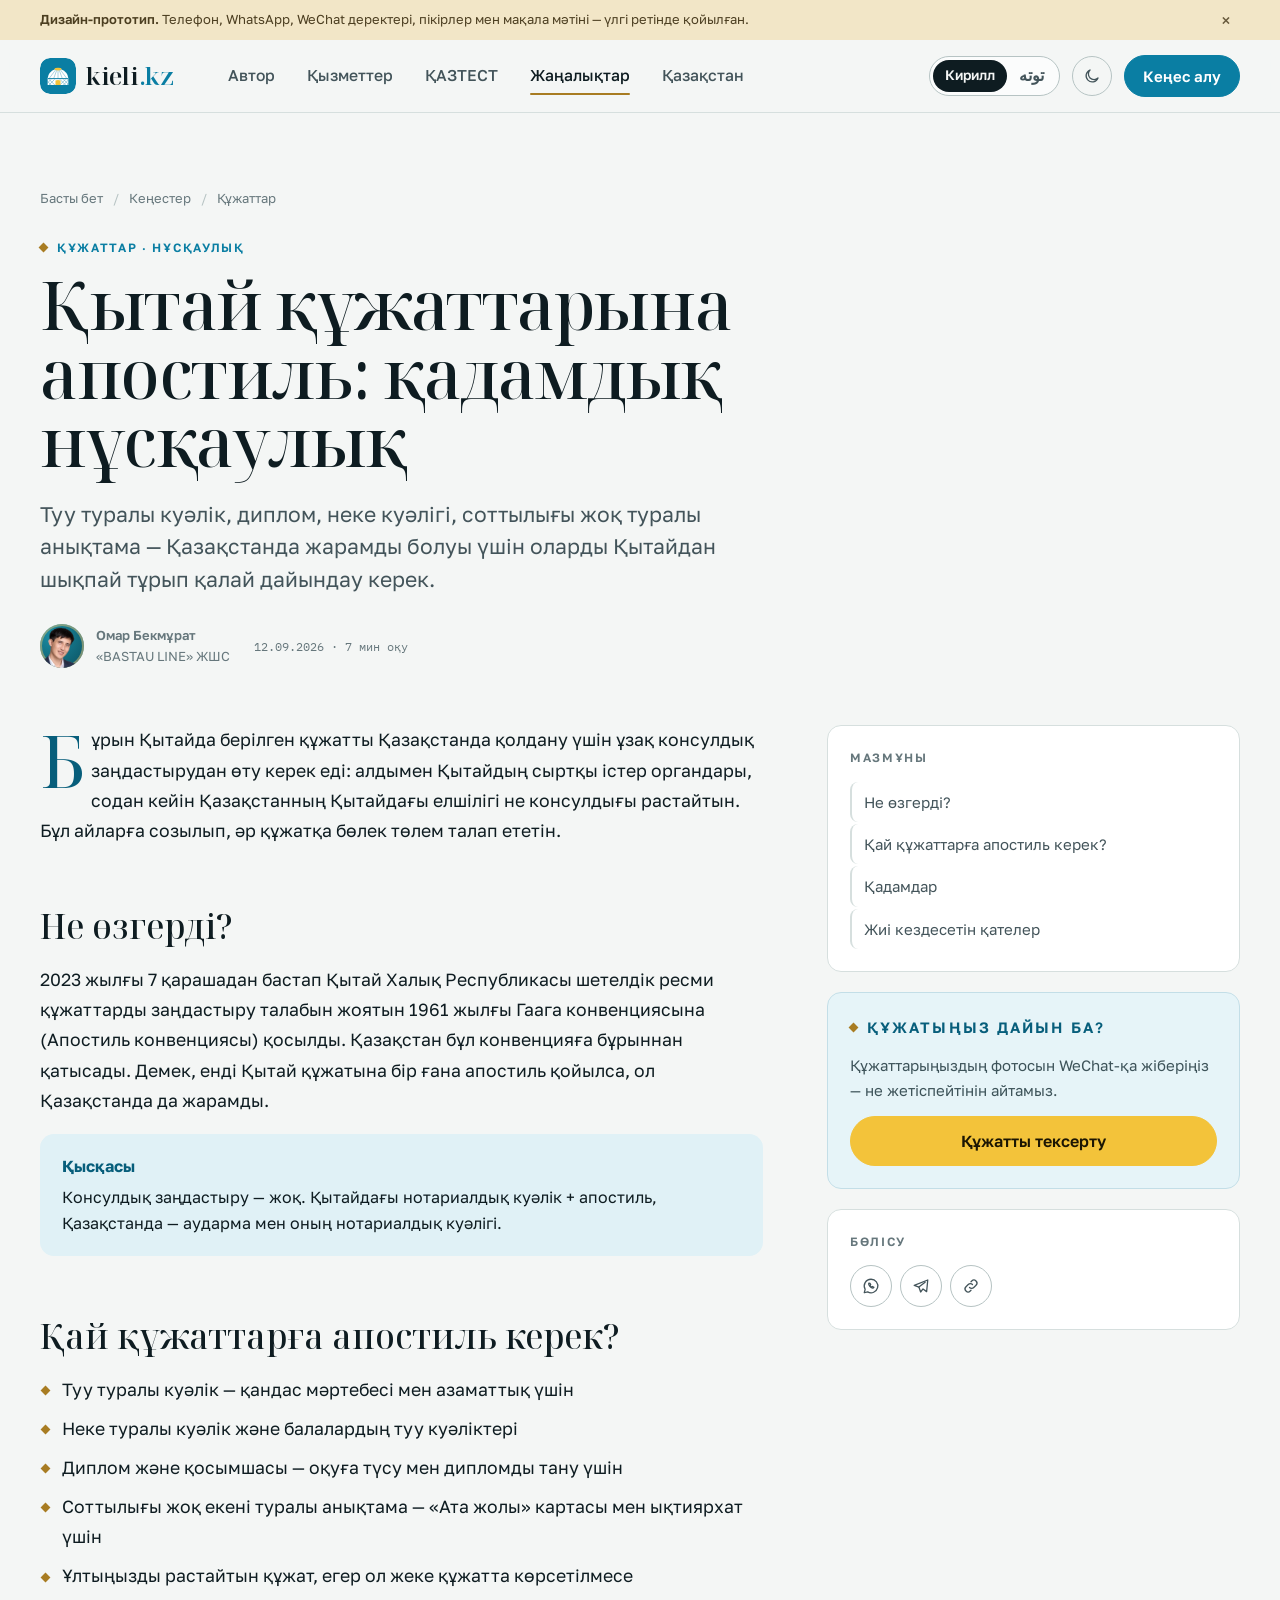
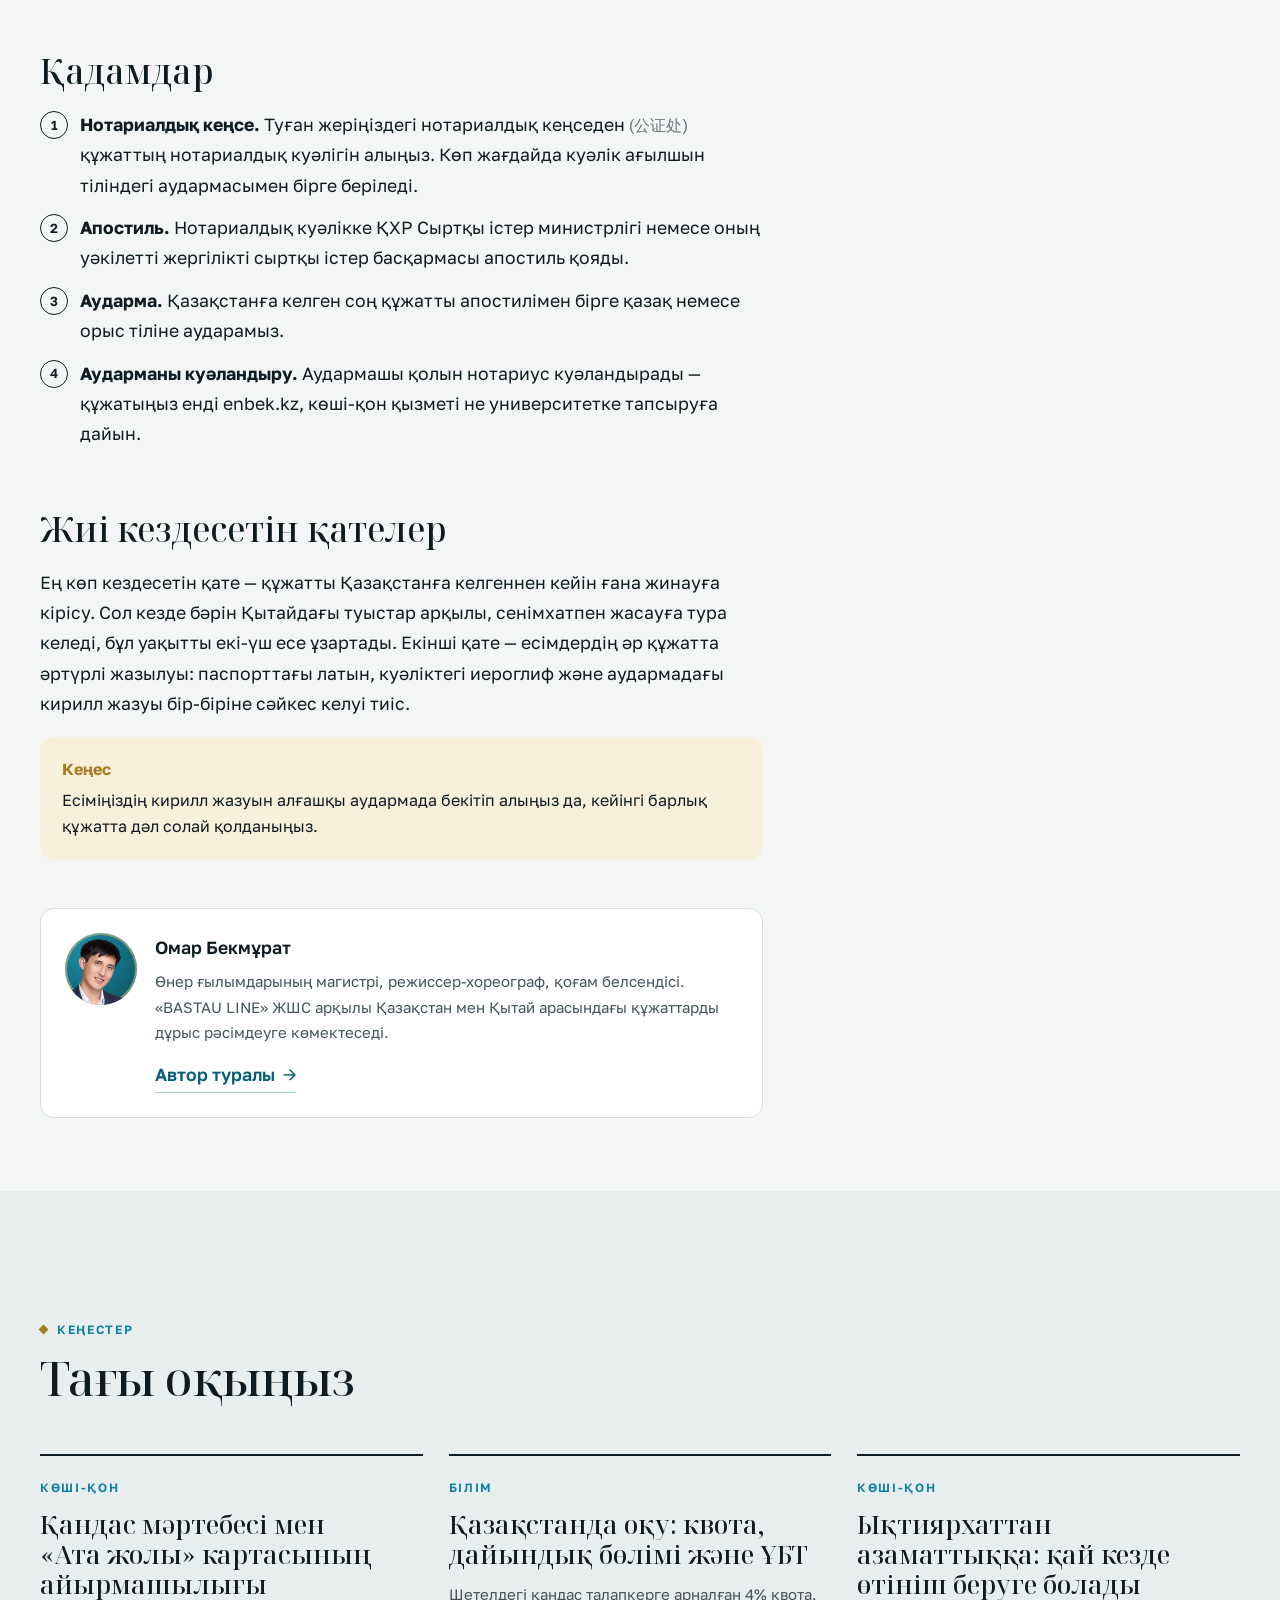
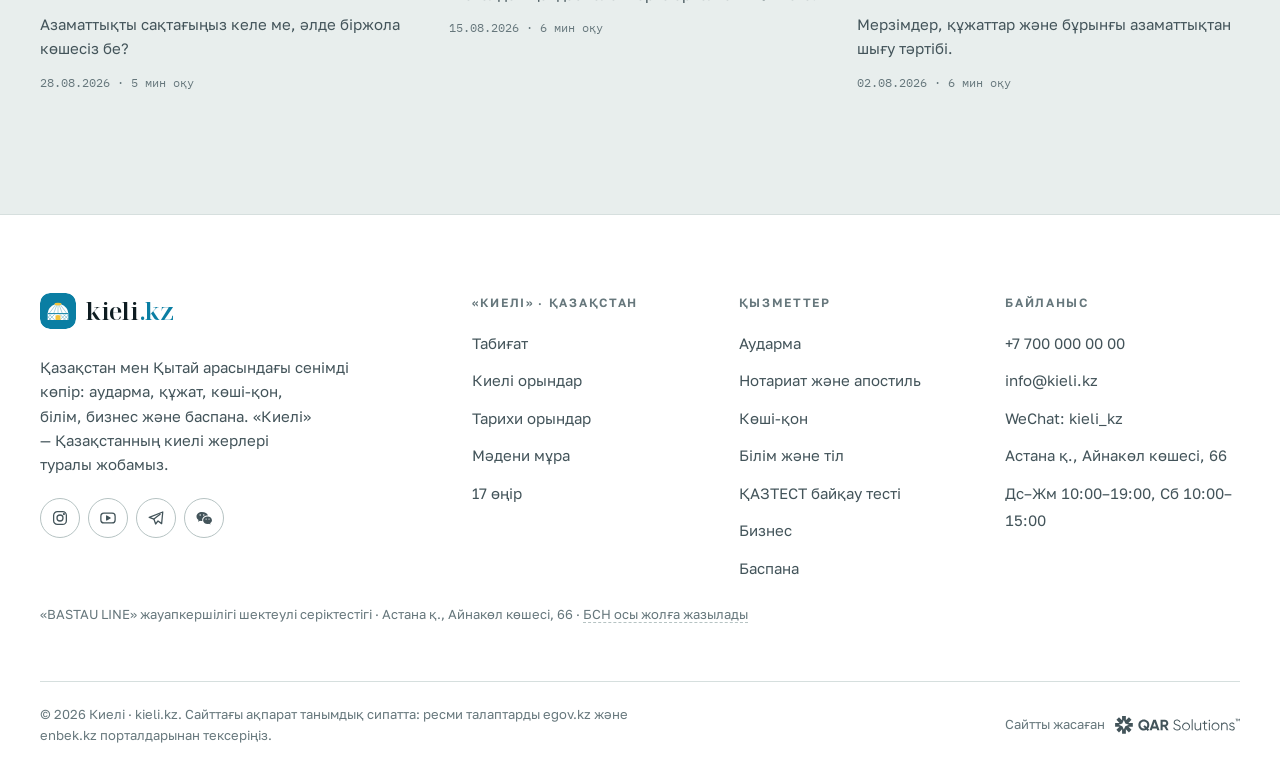
<file: prototype/article.html>
<!doctype html>
<html lang="kk" dir="ltr">
<head>
<meta charset="utf-8">
<meta name="viewport" content="width=device-width, initial-scale=1, viewport-fit=cover">
<title>Қытай құжаттарына апостиль · kieli.kz</title>
<meta name="description" content="2023 жылдан бері Қытай Апостиль конвенциясына қатысады. Қытайда берілген құжатты Қазақстанда қолдану үшін не істеу керек — қадамдық нұсқаулық.">
<meta name="theme-color" content="#F4F6F5">
<script>/* apply the saved day/night theme and script before first paint */(function(){try{var d=document.documentElement,s=localStorage;if(s.getItem("kieli-theme")==="dark")d.setAttribute("data-theme","dark");if(s.getItem("kieli-script")==="tote"){d.setAttribute("data-script","tote");d.dir="rtl";d.lang="kk-Arab";var l=document.createElement("link");l.rel="stylesheet";l.href="assets/css/tote-font.css?v=260929170924";l.setAttribute("data-tote-font","");document.head.appendChild(l);}}catch(e){}})();</script>
<meta property="og:site_name" content="kieli.kz">
<meta property="og:title" content="Қытай құжаттарына апостиль · BASTAU LINE">
<meta property="og:description" content="2023 жылдан бері Қытай Апостиль конвенциясына қатысады. Қытайда берілген құжатты Қазақстанда қолдану үшін не істеу керек — қадамдық нұсқаулық.">
<meta property="og:image" content="https://kieli.kz/uploads/thumbnail/20200225103710195_big.jpg">
<meta property="og:type" content="website">
<link rel="icon" href="assets/img/favicon.svg" type="image/svg+xml">
<link rel="preconnect" href="https://fonts.googleapis.com">
<link rel="preconnect" href="https://fonts.gstatic.com" crossorigin>
<link rel="stylesheet" href="https://fonts.googleapis.com/css2?family=Golos+Text:wght@400..700&family=IBM+Plex+Mono:wght@400;500&family=Noto+Serif+Display:ital,wght@0,400..700;1,400..600&display=swap">
<link rel="stylesheet" href="assets/css/kieli.css?v=260929170924">
</head>
<body data-page="article">
<svg width="0" height="0" style="position:absolute" aria-hidden="true" focusable="false">
  <defs>
    <symbol id="i-arrow" viewBox="0 0 24 24"><path d="M5 12h14M13 6l6 6-6 6" fill="none" stroke="currentColor" stroke-width="1.8" stroke-linecap="round" stroke-linejoin="round"/></symbol>
    <symbol id="i-menu" viewBox="0 0 24 24"><path d="M4 7h16M4 12h16M4 17h10" fill="none" stroke="currentColor" stroke-width="1.8" stroke-linecap="round"/></symbol>
    <symbol id="i-close" viewBox="0 0 24 24"><path d="M6 6l12 12M18 6 6 18" fill="none" stroke="currentColor" stroke-width="1.8" stroke-linecap="round"/></symbol>
    <symbol id="i-yurt" viewBox="0 0 24 24"><g fill="none" stroke="currentColor" stroke-width="1.6" stroke-linecap="round" stroke-linejoin="round"><path d="M3.5 20h17M5 20v-6M19 20v-6"/><path d="M4 14c2.5-5 5.2-7.5 8-7.5s5.5 2.5 8 7.5"/><path d="M10 20v-3.5a2 2 0 0 1 4 0V20"/><path d="M10.4 6.9 12 4.6l1.6 2.3"/></g></symbol>
    <symbol id="i-idcard" viewBox="0 0 24 24"><g fill="none" stroke="currentColor" stroke-width="1.6" stroke-linecap="round" stroke-linejoin="round"><rect x="3" y="5" width="18" height="14" rx="2.5"/><circle cx="8.5" cy="10.5" r="2"/><path d="M5.8 15.8c.6-1.4 1.6-2.1 2.7-2.1s2.1.7 2.7 2.1M14 10h4M14 13.5h4"/></g></symbol>
    <symbol id="i-road" viewBox="0 0 24 24"><g fill="none" stroke="currentColor" stroke-width="1.6" stroke-linecap="round" stroke-linejoin="round"><path d="M8.5 21 11 3M15.5 21 13 3"/><path d="M12 7v1.6M12 11.6v1.8M12 16.6v2"/><path d="M4 21h16"/></g></symbol>
    <symbol id="i-passport" viewBox="0 0 24 24"><g fill="none" stroke="currentColor" stroke-width="1.6" stroke-linecap="round" stroke-linejoin="round"><rect x="5" y="3" width="14" height="18" rx="2"/><circle cx="12" cy="10" r="3"/><path d="M9 16.5h6"/></g></symbol>
    <symbol id="i-translate" viewBox="0 0 24 24"><g fill="none" stroke="currentColor" stroke-width="1.6" stroke-linecap="round" stroke-linejoin="round"><path d="M3 6h9M7.5 4v2M5 6c1 3.4 3.4 5.8 6.5 7M10 6c-1 3.4-3.4 5.8-6.5 7"/><path d="M13 20l3.8-8.5L20.6 20M14.3 17.2h5"/></g></symbol>
    <symbol id="i-stamp" viewBox="0 0 24 24"><g fill="none" stroke="currentColor" stroke-width="1.6" stroke-linecap="round" stroke-linejoin="round"><path d="M9.5 3h5v3.5c0 1.6-1 2.6-1 4.3V13h4a2 2 0 0 1 2 2v2.5h-15V15a2 2 0 0 1 2-2h4v-2.2c0-1.7-1-2.7-1-4.3z"/><path d="M5 21h14"/></g></symbol>
    <symbol id="i-seal" viewBox="0 0 24 24"><g fill="none" stroke="currentColor" stroke-width="1.6" stroke-linecap="round" stroke-linejoin="round"><circle cx="12" cy="9" r="5.5"/><path d="M8.6 13.4 7.2 21l4.8-2.4 4.8 2.4-1.4-7.6"/><path d="m9.8 9 1.5 1.5 3-3"/></g></symbol>
    <symbol id="i-cap" viewBox="0 0 24 24"><g fill="none" stroke="currentColor" stroke-width="1.6" stroke-linecap="round" stroke-linejoin="round"><path d="M2.5 9 12 4.5 21.5 9 12 13.5z"/><path d="M6.5 11v4.8c0 1.4 2.5 3 5.5 3s5.5-1.6 5.5-3V11M21.5 9v5.5"/></g></symbol>
    <symbol id="i-check" viewBox="0 0 24 24"><path d="M5 12.5 9.5 17 19 7.5" fill="none" stroke="currentColor" stroke-width="1.9" stroke-linecap="round" stroke-linejoin="round"/></symbol>
    <symbol id="i-check-circle" viewBox="0 0 24 24"><g fill="none" stroke="currentColor" stroke-width="1.6" stroke-linecap="round" stroke-linejoin="round"><circle cx="12" cy="12" r="9"/><path d="m8.2 12.4 2.6 2.6 5-5.3"/></g></symbol>
    <symbol id="i-minus-circle" viewBox="0 0 24 24"><g fill="none" stroke="currentColor" stroke-width="1.6" stroke-linecap="round"><circle cx="12" cy="12" r="9"/><path d="M8 12h8"/></g></symbol>
    <symbol id="i-clock" viewBox="0 0 24 24"><g fill="none" stroke="currentColor" stroke-width="1.6" stroke-linecap="round" stroke-linejoin="round"><circle cx="12" cy="12" r="9"/><path d="M12 7v5l3.2 2"/></g></symbol>
    <symbol id="i-pin" viewBox="0 0 24 24"><g fill="none" stroke="currentColor" stroke-width="1.6" stroke-linecap="round" stroke-linejoin="round"><path d="M12 21s-7-6.1-7-11.4A7 7 0 0 1 19 9.6C19 14.9 12 21 12 21z"/><circle cx="12" cy="9.6" r="2.5"/></g></symbol>
    <symbol id="i-phone" viewBox="0 0 24 24"><path d="M6.6 3.5h2.6l1.4 4-1.9 1.3a11 11 0 0 0 6.5 6.5l1.3-1.9 4 1.4v2.6a2 2 0 0 1-2.2 2A16.5 16.5 0 0 1 4.6 5.7a2 2 0 0 1 2-2.2z" fill="none" stroke="currentColor" stroke-width="1.6" stroke-linejoin="round"/></symbol>
    <symbol id="i-wechat" viewBox="0 0 24 24"><path fill="currentColor" d="M9.3 4C5.2 4 2 6.7 2 10c0 1.9 1 3.5 2.7 4.7L4 17l2.7-1.3c.8.2 1.7.4 2.6.4h.5a5.4 5.4 0 0 1-.2-1.5c0-3.3 3.2-6 7.2-6h.4C16.6 5.8 13.3 4 9.3 4Zm-2.4 3.1a.95.95 0 1 1 0 1.9.95.95 0 0 1 0-1.9Zm4.8 0a.95.95 0 1 1 0 1.9.95.95 0 0 1 0-1.9ZM16.8 10c-3.3 0-6 2.2-6 5s2.7 5 6 5c.7 0 1.3-.1 1.9-.3l2.1 1.1-.6-1.9c1.5-.9 2.4-2.3 2.4-3.9 0-2.8-2.6-5-5.8-5Zm-2 2.6a.8.8 0 1 1 0 1.6.8.8 0 0 1 0-1.6Zm3.9 0a.8.8 0 1 1 0 1.6.8.8 0 0 1 0-1.6Z"/></symbol>
    <symbol id="i-whatsapp" viewBox="0 0 24 24"><g fill="none" stroke="currentColor" stroke-width="1.7" stroke-linecap="round" stroke-linejoin="round"><path d="M12 3a9 9 0 0 0-7.8 13.5L3 21l4.6-1.2A9 9 0 1 0 12 3z"/><path d="M9 8.3c-.3.9 0 2.5 1.4 4.1 1.5 1.7 3.2 2.5 4.3 2.3.5-.1 1-.6 1.2-1.1l-1.9-1-1 .9c-.9-.4-1.9-1.4-2.3-2.3l.9-1-1-1.9c-.6.1-1.4.5-1.6 1z"/></g></symbol>
    <symbol id="i-telegram" viewBox="0 0 24 24"><g fill="none" stroke="currentColor" stroke-width="1.7" stroke-linecap="round" stroke-linejoin="round"><path d="M21 4 3 11.2l6.2 2.2L11.5 20l3.2-4.1 4.8 3.6z"/><path d="m9.2 13.4 8.3-6.4"/></g></symbol>
    <symbol id="i-instagram" viewBox="0 0 24 24"><g fill="none" stroke="currentColor" stroke-width="1.7"><rect x="3.5" y="3.5" width="17" height="17" rx="5"/><circle cx="12" cy="12" r="4"/><circle cx="17.2" cy="6.8" r=".6" fill="currentColor"/></g></symbol>
    <symbol id="i-youtube" viewBox="0 0 24 24"><g fill="none" stroke="currentColor" stroke-width="1.7" stroke-linejoin="round"><rect x="2.5" y="5.5" width="19" height="13" rx="4"/><path d="m10.2 9.3 4.6 2.7-4.6 2.7z" fill="currentColor"/></g></symbol>
    <symbol id="i-douyin" viewBox="0 0 24 24"><path d="M14 3v11.2a3.3 3.3 0 1 1-3.3-3.3M14 3c.4 2.6 2.3 4.4 5 4.6" fill="none" stroke="currentColor" stroke-width="1.8" stroke-linecap="round" stroke-linejoin="round"/></symbol>
    <symbol id="i-link" viewBox="0 0 24 24"><g fill="none" stroke="currentColor" stroke-width="1.7" stroke-linecap="round"><path d="M10 14a4 4 0 0 0 5.7 0l3-3a4 4 0 0 0-5.7-5.7l-1 1"/><path d="M14 10a4 4 0 0 0-5.7 0l-3 3a4 4 0 0 0 5.7 5.7l1-1"/></g></symbol>
    <symbol id="i-map" viewBox="0 0 24 24"><g fill="none" stroke="currentColor" stroke-width="1.6" stroke-linejoin="round"><path d="M9 4 3.5 6v14L9 18l6 2 5.5-2V4L15 6z"/><path d="M9 4v14M15 6v14"/></g></symbol>
    <symbol id="i-360" viewBox="0 0 24 24"><g fill="none" stroke="currentColor" stroke-width="1.6" stroke-linecap="round"><circle cx="12" cy="12" r="9"/><path d="M3 12c0 2.2 4 4 9 4s9-1.8 9-4"/><path d="M12 3c-2.2 2.4-3.5 5.6-3.5 9s1.3 6.6 3.5 9"/></g></symbol>
    <symbol id="i-shield" viewBox="0 0 24 24"><g fill="none" stroke="currentColor" stroke-width="1.6" stroke-linecap="round" stroke-linejoin="round"><path d="M12 3 19.5 6v5.5c0 4.5-3.2 8.2-7.5 9.5-4.3-1.3-7.5-5-7.5-9.5V6z"/><path d="m8.8 11.9 2.2 2.2 4.3-4.4"/></g></symbol>
    <symbol id="i-lang" viewBox="0 0 24 24"><g fill="none" stroke="currentColor" stroke-width="1.6" stroke-linecap="round" stroke-linejoin="round"><path d="M4 5h10a2 2 0 0 1 2 2v5a2 2 0 0 1-2 2H9l-4 3v-3H4a2 2 0 0 1-2-2V7a2 2 0 0 1 2-2z"/><path d="M18 9h2a2 2 0 0 1 2 2v5a2 2 0 0 1-2 2h-1v3l-4-3h-3a2 2 0 0 1-2-2v-.5"/></g></symbol>
    <symbol id="i-tenge" viewBox="0 0 24 24"><g fill="none" stroke="currentColor" stroke-width="1.6" stroke-linecap="round"><circle cx="12" cy="12" r="9"/><path d="M8.3 8h7.4M8.3 11h7.4M12 11v6"/></g></symbol>
    <symbol id="i-doc" viewBox="0 0 24 24"><g fill="none" stroke="currentColor" stroke-width="1.6" stroke-linecap="round" stroke-linejoin="round"><path d="M7 3h7l5 5v13H7a2 2 0 0 1-2-2V5a2 2 0 0 1 2-2z"/><path d="M14 3v5h5M9 13h6M9 17h6"/></g></symbol>
    <symbol id="i-user" viewBox="0 0 24 24"><g fill="none" stroke="currentColor" stroke-width="1.6" stroke-linecap="round"><circle cx="12" cy="8" r="4"/><path d="M4 21c1.5-4 4.5-6 8-6s6.5 2 8 6"/></g></symbol>
    <symbol id="i-briefcase" viewBox="0 0 24 24"><g fill="none" stroke="currentColor" stroke-width="1.6" stroke-linecap="round" stroke-linejoin="round"><rect x="3" y="7" width="18" height="13" rx="2"/><path d="M8.5 7V5.5a2 2 0 0 1 2-2h3a2 2 0 0 1 2 2V7M3 12.5h18"/></g></symbol>
    <symbol id="i-award" viewBox="0 0 24 24"><g fill="none" stroke="currentColor" stroke-width="1.6" stroke-linecap="round" stroke-linejoin="round"><circle cx="12" cy="9" r="5.5"/><path d="M8.8 13.6 7.8 21l4.2-2.2 4.2 2.2-1-7.4"/></g></symbol>
    <symbol id="i-hospital" viewBox="0 0 24 24"><g fill="none" stroke="currentColor" stroke-width="1.6" stroke-linecap="round" stroke-linejoin="round"><rect x="4" y="4" width="16" height="16" rx="3"/><path d="M12 8v8M8 12h8"/></g></symbol>
    <symbol id="i-globe" viewBox="0 0 24 24"><g fill="none" stroke="currentColor" stroke-width="1.6"><circle cx="12" cy="12" r="9"/><path d="M3 12h18M12 3c2.5 2.7 3.8 5.7 3.8 9s-1.3 6.3-3.8 9c-2.5-2.7-3.8-5.7-3.8-9S9.5 5.7 12 3z"/></g></symbol>
    <symbol id="i-family" viewBox="0 0 24 24"><g fill="none" stroke="currentColor" stroke-width="1.6" stroke-linecap="round"><circle cx="8" cy="7" r="3"/><circle cx="17" cy="9" r="2.3"/><path d="M2.5 20c.8-3.8 3-5.8 5.5-5.8s4.7 2 5.5 5.8M13.8 16.2c.8-1.6 1.9-2.4 3.2-2.4 2 0 3.6 1.9 4.2 5"/></g></symbol>
    <symbol id="i-ban" viewBox="0 0 24 24"><g fill="none" stroke="currentColor" stroke-width="1.6" stroke-linecap="round"><circle cx="12" cy="12" r="9"/><path d="m5.7 5.7 12.6 12.6"/></g></symbol>
    <symbol id="i-home" viewBox="0 0 24 24"><g fill="none" stroke="currentColor" stroke-width="1.6" stroke-linecap="round" stroke-linejoin="round"><path d="M3.5 11 12 4l8.5 7"/><path d="M5.5 9.5V20h13V9.5"/><path d="M10 20v-5h4v5"/></g></symbol>
    <symbol id="i-bridge" viewBox="0 0 24 24"><g fill="none" stroke="currentColor" stroke-width="1.6" stroke-linecap="round" stroke-linejoin="round"><path d="M2.5 16.5h19"/><path d="M3 12.5c3.2-4.6 14.8-4.6 18 0"/><path d="M7 16.5v-5.2M12 16.5V8.8M17 16.5v-5.2"/><path d="M4.5 16.5V20M19.5 16.5V20"/></g></symbol>
    <symbol id="i-book" viewBox="0 0 24 24"><g fill="none" stroke="currentColor" stroke-width="1.6" stroke-linecap="round" stroke-linejoin="round"><path d="M4 5.5A2.5 2.5 0 0 1 6.5 3H20v15H6.5A2.5 2.5 0 0 0 4 20.5z"/><path d="M4 20.5A2.5 2.5 0 0 0 6.5 23H20v-5"/><path d="M8.5 7.5h7M8.5 11h5"/></g></symbol>
    <symbol id="i-sun" viewBox="0 0 24 24"><g fill="none" stroke="currentColor" stroke-width="1.7" stroke-linecap="round"><circle cx="12" cy="12" r="4.2"/><path d="M12 2.5v2.2M12 19.3v2.2M4.6 4.6l1.6 1.6M17.8 17.8l1.6 1.6M2.5 12h2.2M19.3 12h2.2M4.6 19.4l1.6-1.6M17.8 6.2l1.6-1.6"/></g></symbol>
    <symbol id="i-moon" viewBox="0 0 24 24"><path d="M20 14.6A8.2 8.2 0 1 1 9.4 4a6.6 6.6 0 0 0 10.6 10.6z" fill="none" stroke="currentColor" stroke-width="1.7" stroke-linejoin="round"/></symbol>
    <symbol id="i-car" viewBox="0 0 24 24"><g fill="none" stroke="currentColor" stroke-width="1.6" stroke-linecap="round" stroke-linejoin="round"><path d="M4 15.5 5.6 10a2 2 0 0 1 1.9-1.4h9a2 2 0 0 1 1.9 1.4L20 15.5"/><rect x="3" y="15.5" width="18" height="3.6" rx="1.5"/><path d="M6.5 19.1v1.6M17.5 19.1v1.6M7 17.3h.01M17 17.3h.01"/></g></symbol>
    <symbol id="i-rings" viewBox="0 0 24 24"><g fill="none" stroke="currentColor" stroke-width="1.6" stroke-linecap="round" stroke-linejoin="round"><circle cx="9" cy="14.5" r="5"/><circle cx="15" cy="14.5" r="5"/><path d="M10.6 6.2 12 4.5l1.4 1.7L12 8z"/></g></symbol>
    <symbol id="i-pen" viewBox="0 0 24 24"><g fill="none" stroke="currentColor" stroke-width="1.6" stroke-linecap="round" stroke-linejoin="round"><path d="M4 20h4L19 9a2.1 2.1 0 0 0-3-3L5 17z"/><path d="m14.5 7.5 3 3M13 20h7"/></g></symbol>
    <symbol id="i-building" viewBox="0 0 24 24"><g fill="none" stroke="currentColor" stroke-width="1.6" stroke-linecap="round" stroke-linejoin="round"><rect x="5" y="3.5" width="14" height="17" rx="1.5"/><path d="M9 7.5h2M13 7.5h2M9 11h2M13 11h2M9 14.5h2M13 14.5h2M10.5 20.5v-3h3v3"/></g></symbol>
    <symbol id="i-headphones" viewBox="0 0 24 24"><g fill="none" stroke="currentColor" stroke-width="1.6" stroke-linecap="round" stroke-linejoin="round"><path d="M4 15v-3a8 8 0 0 1 16 0v3"/><path d="M4 15h2.5a1 1 0 0 1 1 1v3a1 1 0 0 1-1 1H5a1 1 0 0 1-1-1zM20 15h-2.5a1 1 0 0 0-1 1v3a1 1 0 0 0 1 1H19a1 1 0 0 0 1-1z"/></g></symbol><symbol id="i-search" viewBox="0 0 24 24"><g fill="none" stroke="currentColor" stroke-width="1.6" stroke-linecap="round"><circle cx="10.5" cy="10.5" r="6.5"/><path d="m15.5 15.5 5 5"/></g></symbol><symbol id="i-search-doc" viewBox="0 0 24 24"><g fill="none" stroke="currentColor" stroke-width="1.6" stroke-linecap="round" stroke-linejoin="round"><path d="M12.5 3H7a2 2 0 0 0-2 2v14a2 2 0 0 0 2 2h4.5"/><path d="M12.5 3 18 8.5V11"/><circle cx="16" cy="16" r="3"/><path d="m18.2 18.2 2.3 2.3"/></g></symbol>
    <symbol id="i-plane" viewBox="0 0 24 24"><g fill="none" stroke="currentColor" stroke-width="1.6" stroke-linecap="round" stroke-linejoin="round"><path d="M21 15.5 13.5 11V5.6a1.5 1.5 0 0 0-3 0V11L3 15.5v2l7.5-2.2V19l-2 1.4V22l3.5-1 3.5 1v-1.6l-2-1.4v-3.7l7.5 2.2z"/></g></symbol>
    <symbol id="i-key" viewBox="0 0 24 24"><g fill="none" stroke="currentColor" stroke-width="1.6" stroke-linecap="round" stroke-linejoin="round"><circle cx="8" cy="15.5" r="4"/><path d="M10.9 12.6 19 4.5M15.8 7.7l2.4 2.4M13.7 9.8l1.9 1.9"/></g></symbol>
    <symbol id="i-ornament" viewBox="0 0 24 24"><g fill="none" stroke="currentColor" stroke-width="1.6" stroke-linecap="round" stroke-linejoin="round"><path d="M12 20c0-6-4.5-9-7-6.5S5.4 18.4 7.6 16.3M12 20c0-6 4.5-9 7-6.5s-.4 4.9-2.6 2.8"/><path d="M12 20v-8.5M9.2 7.6 12 4l2.8 3.6L12 11z"/></g></symbol>
    <symbol id="i-info" viewBox="0 0 24 24"><g fill="none" stroke="currentColor" stroke-width="1.6" stroke-linecap="round" stroke-linejoin="round"><circle cx="12" cy="12" r="9"/><path d="M12 11v5.2M12 7.8h.01"/></g></symbol>
  </defs>
</svg>
<a class="skip" href="#main">Негізгі мазмұнға өту</a>
<div class="proto-bar" data-proto-bar>
  <div class="wrap proto-bar__in">
    <p><b>Дизайн-прототип.</b> Телефон, WhatsApp, WeChat деректері, пікірлер мен мақала мәтіні — үлгі ретінде қойылған.</p>
    <button type="button" class="proto-bar__x" data-proto-close aria-label="Ескертуді жабу">×</button>
  </div>
</div>
<header class="site-header" data-header>
  <div class="wrap site-header__in">
    <a class="brand" href="index.html" aria-label="kieli.kz — басты бет">
      <img class="brand__logo" src="assets/img/logo.svg" alt="" width="36" height="36">
      <span class="brand__word brand__word--site" translate="no" dir="ltr">kieli<span class="brand__tld">.kz</span></span>
    </a>
    <nav class="nav" aria-label="Негізгі мәзір">
      <a href="author.html" data-nav="author">Автор</a>
      <a href="services.html" data-nav="services">Қызметтер</a>
      <a href="kaztest.html" data-nav="kaztest">ҚАЗТЕСТ</a>
      <a href="articles.html" data-nav="articles">Жаңалықтар</a>
      <a href="kazakhstan.html" data-nav="kazakhstan">Қазақстан</a>
    </nav>
    <div class="header-tools">
      <div class="script-switch" role="group" aria-label="Жазу түрі">
        <button type="button" data-script-btn="cyr" aria-pressed="true" translate="no">Кирилл</button>
        <button type="button" data-script-btn="tote" aria-pressed="false" lang="kk-Arab" dir="rtl" translate="no">توتە</button>
      </div>
      <button type="button" class="theme-toggle" data-theme-toggle aria-pressed="false" aria-label="Түнгі режимге ауысу" title="Түнгі режимге ауысу">
        <svg class="i-moon" aria-hidden="true"><use href="#i-moon"/></svg><svg class="i-sun" aria-hidden="true"><use href="#i-sun"/></svg>
      </button>
      <button type="button" class="btn btn--primary btn--sm" data-consult>Кеңес алу</button>
      <button type="button" class="nav-toggle" data-nav-toggle aria-expanded="false" aria-controls="mnav" aria-label="Мәзірді ашу">
        <svg aria-hidden="true"><use href="#i-menu"/></svg>
      </button>
    </div>
  </div>
</header>
<div class="mnav" id="mnav" hidden>
  <div class="mnav__top">
    <a class="brand" href="index.html" aria-label="kieli.kz — басты бет">
      <img class="brand__logo" src="assets/img/logo.svg" alt="" width="36" height="36">
      <span class="brand__word brand__word--site" translate="no" dir="ltr">kieli<span class="brand__tld">.kz</span></span>
    </a>
    <button type="button" class="icon-btn" data-nav-close aria-label="Мәзірді жабу"><svg aria-hidden="true"><use href="#i-close"/></svg></button>
  </div>
  <nav class="mnav__links" aria-label="Мобильді мәзір">
    <a href="index.html">Басты бет <small>BASTAU LINE</small></a>
    <a href="author.html">Автор <small>Омар Бекмұрат</small></a>
    <a href="services.html">Қызметтер <small>6 бағыт</small></a>
    <a href="kaztest.html">ҚАЗТЕСТ <small>байқау тестілеуі</small></a>
    <a href="articles.html">Жаңалықтар <small>мақалалар, нұсқаулықтар</small></a>
    <a href="kazakhstan.html">Қазақстан <small>187 нысан</small></a>
  </nav>
  <div class="mnav__foot">
    <div class="mnav__row">
    <div class="script-switch" role="group" aria-label="Жазу түрі">
      <button type="button" data-script-btn="cyr" aria-pressed="true" translate="no">Кирилл</button>
      <button type="button" data-script-btn="tote" aria-pressed="false" lang="kk-Arab" dir="rtl" translate="no">توتە</button>
    </div>
    <button type="button" class="theme-toggle theme-toggle--wide" data-theme-toggle aria-pressed="false">
      <svg class="i-moon" aria-hidden="true"><use href="#i-moon"/></svg><svg class="i-sun" aria-hidden="true"><use href="#i-sun"/></svg><span class="theme-toggle__t">Түнгі режим</span>
    </button>
    </div>
    <button type="button" class="btn btn--primary btn--block" data-consult>Кеңес алу</button>
  </div>
</div>

<main id="main">
  <section class="page-head">
    <div class="wrap">
      <ol class="crumbs" aria-label="Сайттағы орныңыз"><li><a href="index.html">Басты бет</a></li><li><a href="article.html">Кеңестер</a></li><li>Құжаттар</li></ol>
      <p class="eyebrow">Құжаттар · Нұсқаулық</p>
      <h1 class="page-title" style="max-width:22ch">Қытай құжаттарына апостиль: қадамдық нұсқаулық</h1>
      <p class="lead">Туу туралы куәлік, диплом, неке куәлігі, соттылығы жоқ туралы анықтама — Қазақстанда жарамды болуы үшін оларды Қытайдан шықпай тұрып қалай дайындау керек.</p>
      <div class="byline">
        <a class="byline__who" href="author.html"><span class="monogram monogram--photo" aria-hidden="true"><img src="assets/img/omar-avatar.webp?v=260929170924" width="240" height="240" alt="" loading="lazy"></span><span><b>Омар Бекмұрат</b><span>«BASTAU LINE» ЖШС</span></span></a>
        <span class="byline__meta">12.09.2026 · 7 мин оқу</span>
      </div>
    </div>
  </section>

  <section class="section section--tight" style="padding-block-start:0">
    <div class="wrap article-layout">
      <article class="prose">
        <p class="dropcap">Бұрын Қытайда берілген құжатты Қазақстанда қолдану үшін ұзақ консулдық заңдастырудан өту керек еді: алдымен Қытайдың сыртқы істер органдары, содан кейін Қазақстанның Қытайдағы елшілігі не консулдығы растайтын. Бұл айларға созылып, әр құжатқа бөлек төлем талап ететін.</p>

        <h2 id="what">Не өзгерді?</h2>
        <p>2023 жылғы 7 қарашадан бастап Қытай Халық Республикасы шетелдік ресми құжаттарды заңдастыру талабын жоятын 1961 жылғы Гаага конвенциясына (Апостиль конвенциясы) қосылды. Қазақстан бұл конвенцияға бұрыннан қатысады. Демек, енді Қытай құжатына бір ғана апостиль қойылса, ол Қазақстанда да жарамды.</p>
        <div class="callout"><b>Қысқасы</b><span>Консулдық заңдастыру — жоқ. Қытайдағы нотариалдық куәлік + апостиль, Қазақстанда — аударма мен оның нотариалдық куәлігі.</span></div>

        <h2 id="which">Қай құжаттарға апостиль керек?</h2>
        <ul>
          <li>Туу туралы куәлік — қандас мәртебесі мен азаматтық үшін</li>
          <li>Неке туралы куәлік және балалардың туу куәліктері</li>
          <li>Диплом және қосымшасы — оқуға түсу мен дипломды тану үшін</li>
          <li>Соттылығы жоқ екені туралы анықтама — «Ата жолы» картасы мен ықтиярхат үшін</li>
          <li>Ұлтыңызды растайтын құжат, егер ол жеке құжатта көрсетілмесе</li>
        </ul>

        <h2 id="steps">Қадамдар</h2>
        <ol>
          <li><b>Нотариалдық кеңсе.</b> Туған жеріңіздегі нотариалдық кеңседен <span class="zh" lang="zh">(公证处)</span> құжаттың нотариалдық куәлігін алыңыз. Көп жағдайда куәлік ағылшын тіліндегі аудармасымен бірге беріледі.</li>
          <li><b>Апостиль.</b> Нотариалдық куәлікке ҚХР Сыртқы істер министрлігі немесе оның уәкілетті жергілікті сыртқы істер басқармасы апостиль қояды.</li>
          <li><b>Аударма.</b> Қазақстанға келген соң құжатты апостилімен бірге қазақ немесе орыс тіліне аударамыз.</li>
          <li><b>Аударманы куәландыру.</b> Аудармашы қолын нотариус куәландырады — құжатыңыз енді enbek.kz, көші-қон қызметі не университетке тапсыруға дайын.</li>
        </ol>

        <h2 id="tips">Жиі кездесетін қателер</h2>
        <p>Ең көп кездесетін қате — құжатты Қазақстанға келгеннен кейін ғана жинауға кірісу. Сол кезде бәрін Қытайдағы туыстар арқылы, сенімхатпен жасауға тура келеді, бұл уақытты екі-үш есе ұзартады. Екінші қате — есімдердің әр құжатта әртүрлі жазылуы: паспорттағы латын, куәліктегі иероглиф және аудармадағы кирилл жазуы бір-біріне сәйкес келуі тиіс.</p>
        <div class="callout callout--gold"><b>Кеңес</b><span>Есіміңіздің кирилл жазуын алғашқы аудармада бекітіп алыңыз да, кейінгі барлық құжатта дәл солай қолданыңыз.</span></div>

        <div class="author-box">
          <span class="monogram monogram--photo" aria-hidden="true"><img src="assets/img/omar-avatar.webp?v=260929170924" width="240" height="240" alt="" loading="lazy"></span>
          <div>
            <b>Омар Бекмұрат</b>
            <p>Өнер ғылымдарының магистрі, режиссер-хореограф, қоғам белсендісі. «BASTAU LINE» ЖШС арқылы Қазақстан мен Қытай арасындағы құжаттарды дұрыс рәсімдеуге көмектеседі.</p>
            <a class="link-arrow" href="author.html">Автор туралы</a>
          </div>
        </div>
      </article>
      <aside class="aside" aria-label="Мақала мазмұны">
        <div class="panel">
          <h3>Мазмұны</h3>
          <nav class="toc">
            <a href="#what">Не өзгерді?</a>
            <a href="#which">Қай құжаттарға апостиль керек?</a>
            <a href="#steps">Қадамдар</a>
            <a href="#tips">Жиі кездесетін қателер</a>
          </nav>
        </div>
        <div class="panel panel--night">
          <p class="eyebrow">Құжатыңыз дайын ба?</p>
          <p>Құжаттарыңыздың фотосын WeChat-қа жіберіңіз — не жетіспейтінін айтамыз.</p>
          <button type="button" class="btn btn--gold btn--block" data-consult="notary:apostille">Құжатты тексерту</button>
        </div>
        <div class="panel">
          <h3>Бөлісу</h3>
          <div class="share">
            <a href="https://wa.me/?text=%D2%9A%D1%8B%D1%82%D0%B0%D0%B9%20%D2%9B%D2%B1%D0%B6%D0%B0%D1%82%D1%82%D0%B0%D1%80%D1%8B%D0%BD%D0%B0%20%D0%B0%D0%BF%D0%BE%D1%81%D1%82%D0%B8%D0%BB%D1%8C" aria-label="WhatsApp арқылы бөлісу"><svg aria-hidden="true"><use href="#i-whatsapp"/></svg></a>
            <a href="https://t.me/share/url?url=https%3A%2F%2Fkieli.kz" aria-label="Telegram арқылы бөлісу"><svg aria-hidden="true"><use href="#i-telegram"/></svg></a>
            <button type="button" data-copy="https://kieli.kz/kz/article/apostil" aria-label="Сілтемені көшіру"><svg aria-hidden="true"><use href="#i-link"/></svg></button>
          </div>
        </div>
      </aside>
    </div>
  </section>

  <section class="section section--tint" aria-labelledby="more-title">
    <div class="wrap">
      <header class="sec-head"><div><p class="eyebrow">Кеңестер</p><h2 id="more-title">Тағы оқыңыз</h2></div></header>
      <div class="articles">
        <a class="acard" href="service.html"><span class="acard__k">Көші-қон</span><h3 class="acard__t">Қандас мәртебесі мен «Ата жолы» картасының айырмашылығы</h3><p class="acard__d">Азаматтықты сақтағыңыз келе ме, әлде біржола көшесіз бе?</p><span class="acard__m">28.08.2026 · 5 мин оқу</span></a>
        <a class="acard" href="services.html#s-education"><span class="acard__k">Білім</span><h3 class="acard__t">Қазақстанда оқу: квота, дайындық бөлімі және ҰБТ</h3><p class="acard__d">Шетелдегі қандас талапкерге арналған 4% квота.</p><span class="acard__m">15.08.2026 · 6 мин оқу</span></a>
        <a class="acard" href="services.html#cmp-title"><span class="acard__k">Көші-қон</span><h3 class="acard__t">Ықтиярхаттан азаматтыққа: қай кезде өтініш беруге болады</h3><p class="acard__d">Мерзімдер, құжаттар және бұрынғы азаматтықтан шығу тәртібі.</p><span class="acard__m">02.08.2026 · 6 мин оқу</span></a>
      </div>
    </div>
  </section>
</main>

<footer class="site-footer">
  <div class="wrap">
    <div class="footer-top">
      <div class="footer-brand">
        <a class="brand" href="index.html" aria-label="kieli.kz — басты бет">
          <img class="brand__logo" src="assets/img/logo.svg" alt="" width="36" height="36">
          <span class="brand__word brand__word--site" translate="no" dir="ltr">kieli<span class="brand__tld">.kz</span></span>
        </a>
        <p>Қазақстан мен Қытай арасындағы сенімді көпір: аударма, құжат, көші-қон, білім, бизнес және баспана. «Киелі» — Қазақстанның киелі жерлері туралы жобамыз.</p>
        <div class="social" aria-label="Әлеуметтік желілер">
          <a href="https://www.instagram.com/kieli.kz/" aria-label="Instagram"><svg aria-hidden="true"><use href="#i-instagram"/></svg></a>
          <a href="https://www.youtube.com/channel/UC_xIe4fWBkqrYs73IpfWshQ" aria-label="YouTube"><svg aria-hidden="true"><use href="#i-youtube"/></svg></a>
          <a href="https://t.me/kieli.kz" aria-label="Telegram"><svg aria-hidden="true"><use href="#i-telegram"/></svg></a>
          <button type="button" class="social-btn" data-consult aria-label="WeChat"><svg aria-hidden="true"><use href="#i-wechat"/></svg></button>
        </div>
      </div>
      <nav class="footer-cols" aria-label="Сайт картасы">
        <div>
          <h3>«Киелі» · Қазақстан</h3>
          <ul>
            <li><a href="kazakhstan.html#places">Табиғат</a></li>
            <li><a href="kazakhstan.html#places">Киелі орындар</a></li>
            <li><a href="kazakhstan.html#places">Тарихи орындар</a></li>
            <li><a href="kazakhstan.html#mura">Мәдени мұра</a></li>
            <li><a href="kazakhstan.html#atlas">17 өңір</a></li>
          </ul>
        </div>
        <div>
          <h3>Қызметтер</h3>
          <ul>
            <li><a href="services.html#s-translate">Аударма</a></li>
            <li><a href="services.html#s-notary">Нотариат және апостиль</a></li>
            <li><a href="services.html#s-migration">Көші-қон</a></li>
            <li><a href="services.html#s-education">Білім және тіл</a></li>
            <li><a href="kaztest.html">ҚАЗТЕСТ байқау тесті</a></li>
            <li><a href="services.html#s-business">Бизнес</a></li>
            <li><a href="services.html#s-housing">Баспана</a></li>
          </ul>
        </div>
        <div>
          <h3>Байланыс</h3>
          <ul>
            <li><a href="tel:+77000000000"><span class="ltr">+7 700 000 00 00</span></a></li>
            <li><a href="mailto:info@kieli.kz"><span class="ltr">info@kieli.kz</span></a></li>
            <li><span class="footer-plain">WeChat: <span class="ltr">kieli_kz</span></span></li>
            <li><span class="footer-plain">Астана қ., Айнакөл көшесі, 66</span></li>
            <li><span class="footer-plain">Дс–Жм <span class="tnum">10:00–19:00</span>, Сб <span class="tnum">10:00–15:00</span></span></li>
          </ul>
        </div>
      </nav>
    </div>
    <div class="footer-legal">
      <span>«BASTAU LINE» жауапкершілігі шектеулі серіктестігі · Астана қ., Айнакөл көшесі, 66 · <span class="ph">БСН осы жолға жазылады</span></span>
    </div>
    <div class="footer-bottom">
      <p>© <span data-year>2026</span> Киелі · <span class="ltr">kieli.kz</span>. Сайттағы ақпарат танымдық сипатта: ресми талаптарды <a href="https://egov.kz" class="ltr">egov.kz</a> және <a href="https://www.enbek.kz" class="ltr">enbek.kz</a> порталдарынан тексеріңіз.</p>
      <p class="credit"><span>Сайтты жасаған</span><a class="credit__logo" href="https://www.qar.kz" target="_blank" rel="noopener" aria-label="QAR Solutions"><svg viewBox="0 0 305 44" aria-hidden="true"><use href="assets/img/qar-logo.svg#qar"/></svg></a></p>
    </div>
  </div>
</footer>

<button type="button" class="btn btn--sun fab is-hidden" data-consult><svg aria-hidden="true"><use href="#i-lang"/></svg>Кеңес алу</button>

<div class="drawer" id="consult" hidden>
  <div class="drawer__scrim" data-consult-close></div>
  <section class="drawer__panel" role="dialog" aria-modal="true" aria-labelledby="consult-title">
    <div class="drawer__head">
      <div>
        <h2 id="consult-title">Кеңес алу</h2>
        <p>Жағдайыңызды қысқаша жазыңыз — жұмыс уақытында хабарласамыз. Қазақ, қытай <span class="zh" lang="zh">(中文咨询)</span> және орыс тілдерінде.</p>
      </div>
      <button type="button" class="icon-btn" data-consult-close aria-label="Жабу"><svg aria-hidden="true"><use href="#i-close"/></svg></button>
    </div>

    <div class="pick" data-consult-pick hidden>
      <b class="pick__code" data-pick-code translate="no">AUD-02</b>
      <div class="pick__body">
        <span class="pick__k">Өтінім түрі · <span data-pick-group>Аударма</span></span>
        <span class="pick__t" data-pick-title>Қытай жүргізуші куәлігінің аудармасы</span>
        <span class="pick__hint">Мессенджерде жазсаңыз, осы кодты көрсетіңіз — өтініміңіз бірден тиісті маманға түседі.</span>
      </div>
    </div>

    <div class="channels">
      <div class="channel">
        <span class="channel__ic channel__ic--wechat"><svg aria-hidden="true"><use href="#i-wechat"/></svg></span>
        <span class="channel__k">WeChat</span>
        <span class="channel__v"><span class="ltr">kieli_kz</span><button type="button" class="copy" data-copy="kieli_kz">Көшіру</button></span>
      </div>
      <a class="channel" href="https://wa.me/77000000000" data-wa="77000000000">
        <span class="channel__ic channel__ic--wa"><svg aria-hidden="true"><use href="#i-whatsapp"/></svg></span>
        <span class="channel__k">WhatsApp</span>
        <span class="channel__v"><span class="ltr">+7 700 000 00 00</span></span>
      </a>
      <a class="channel" href="https://t.me/kieli_kz">
        <span class="channel__ic channel__ic--tg"><svg aria-hidden="true"><use href="#i-telegram"/></svg></span>
        <span class="channel__k">Telegram</span>
        <span class="channel__v"><span class="ltr">@kieli_kz</span></span>
      </a>
      <div class="channel">
        <span class="channel__ic channel__ic--tel"><svg aria-hidden="true"><use href="#i-phone"/></svg></span>
        <span class="channel__k">Телефон</span>
        <span class="channel__v"><span class="ltr">+7 700 000 00 00</span><button type="button" class="copy" data-copy="+77000000000">Көшіру</button></span>
      </div>
    </div>

    <div class="wechat-qr">
      <div class="wechat-qr__box">WeChat<br>QR-код</div>
      <p><b>Қытайда тұрсаңыз</b>, WeChat арқылы жазыңыз: WhatsApp пен Telegram Қытайда VPN-сіз ашылмайды.</p>
    </div>

    <div class="drawer__sep">немесе өтінім қалдырыңыз</div>

    <form class="form" data-lead-form novalidate>
      <input type="hidden" name="code"><input type="hidden" name="source">
      <div class="form__row">
        <div class="field">
          <label for="c-name">Атыңыз</label>
          <input class="input" id="c-name" name="name" autocomplete="name" required placeholder="Мысалы, Айгүл">
          <span class="field__err" hidden>Атыңызды жазыңыз</span>
        </div>
        <div class="field">
          <label for="c-contact">Телефон немесе WeChat ID</label>
          <input class="input" id="c-contact" name="contact" required placeholder="+7 … / +86 … / WeChat">
          <span class="field__err" hidden>Қалай хабарласатынымызды жазыңыз</span>
        </div>
      </div>
      <div class="field">
        <label for="c-service">Қандай көмек керек?</label>
        <select class="select" id="c-service" name="service" data-service-select>
          <option value="">Әзірге білмеймін — кеңес керек</option>
        </select>
      </div>
      <div class="field">
        <span class="label" id="c-country-l">Қазір қай елдесіз?</span>
        <div class="seg" role="radiogroup" aria-labelledby="c-country-l">
          <input type="radio" id="c-cn" name="country" value="cn" checked><label for="c-cn">Қытайда</label>
          <input type="radio" id="c-kz" name="country" value="kz"><label for="c-kz">Қазақстанда</label>
          <input type="radio" id="c-other" name="country" value="other"><label for="c-other">Басқа елде</label>
        </div>
      </div>
      <div class="field">
        <label for="c-msg">Жағдайыңыз қысқаша</label>
        <textarea class="textarea" id="c-msg" name="msg" placeholder="Мысалы: Құлжадан отбасымызбен (4 адам) Алматыға көшпекшіміз, құжаттар әлі жиналған жоқ."></textarea>
      </div>
      <div class="field">
        <span class="label" id="c-files-l">Құжаттың суреті немесе PDF <span class="label__opt">міндетті емес</span></span>
        <input class="drop__input" type="file" id="c-files" name="files" accept="image/*,.pdf" multiple data-files aria-labelledby="c-files-l">
        <label class="drop" for="c-files"><svg aria-hidden="true"><use href="#i-doc"/></svg><span><b>Файлды таңдау</b><small>Телефонмен түсірілген сурет те жарайды · JPG, PNG, PDF</small></span></label>
        <ul class="drop__list" data-file-list hidden></ul>
      </div>
      <label class="check"><input type="checkbox" id="c-consent" name="consent" required> Дербес деректерімді кеңес беру үшін өңдеуге келісемін.</label>
      <div class="form__foot">
        <button type="submit" class="btn btn--sun">Өтінім жіберу</button>
        <span class="form__note">Прототип: деректер ешқайда жіберілмейді.</span>
      </div>
    </form>
    <div class="form-done" data-form-done hidden>
      <span class="form-done__ic"><svg aria-hidden="true"><use href="#i-check"/></svg></span>
      <h3>Рақмет, <span data-done-name>досым</span>!</h3>
      <p>Өтініміңіз қабылданды. Жұмыс уақытында өзіңіз көрсеткен байланыс арқылы жазамыз.</p>
      <dl class="done-sum" data-done-summary></dl>
      <button type="button" class="btn btn--ghost btn--sm" data-form-reset>Тағы бір өтінім</button>
    </div>
  </section>
</div>

<div class="pano" id="pano" hidden>
  <div class="pano__scrim" data-pano-close></div>
  <div class="pano__box" role="dialog" aria-modal="true" aria-labelledby="pano-t">
    <div class="pano__bar"><b id="pano-t" data-pano-title>360° панорама</b><button type="button" class="icon-btn" data-pano-close aria-label="Жабу"><svg aria-hidden="true"><use href="#i-close"/></svg></button></div>
    <div class="pano__frame" data-pano-frame></div>
    <p class="pano__note">Панорама Google Street View арқылы ашылады. Қытайдағы қолданушылар үшін өз серверіміздегі 360° көрсеткіш ұсынылады.</p>
  </div>
</div>

<script src="assets/js/data.js?v=260929170924"></script>
<script src="assets/js/services.js?v=260929170924"></script>
<script src="assets/js/kieli.js?v=260929170924"></script>
</body>
</html>
</file>
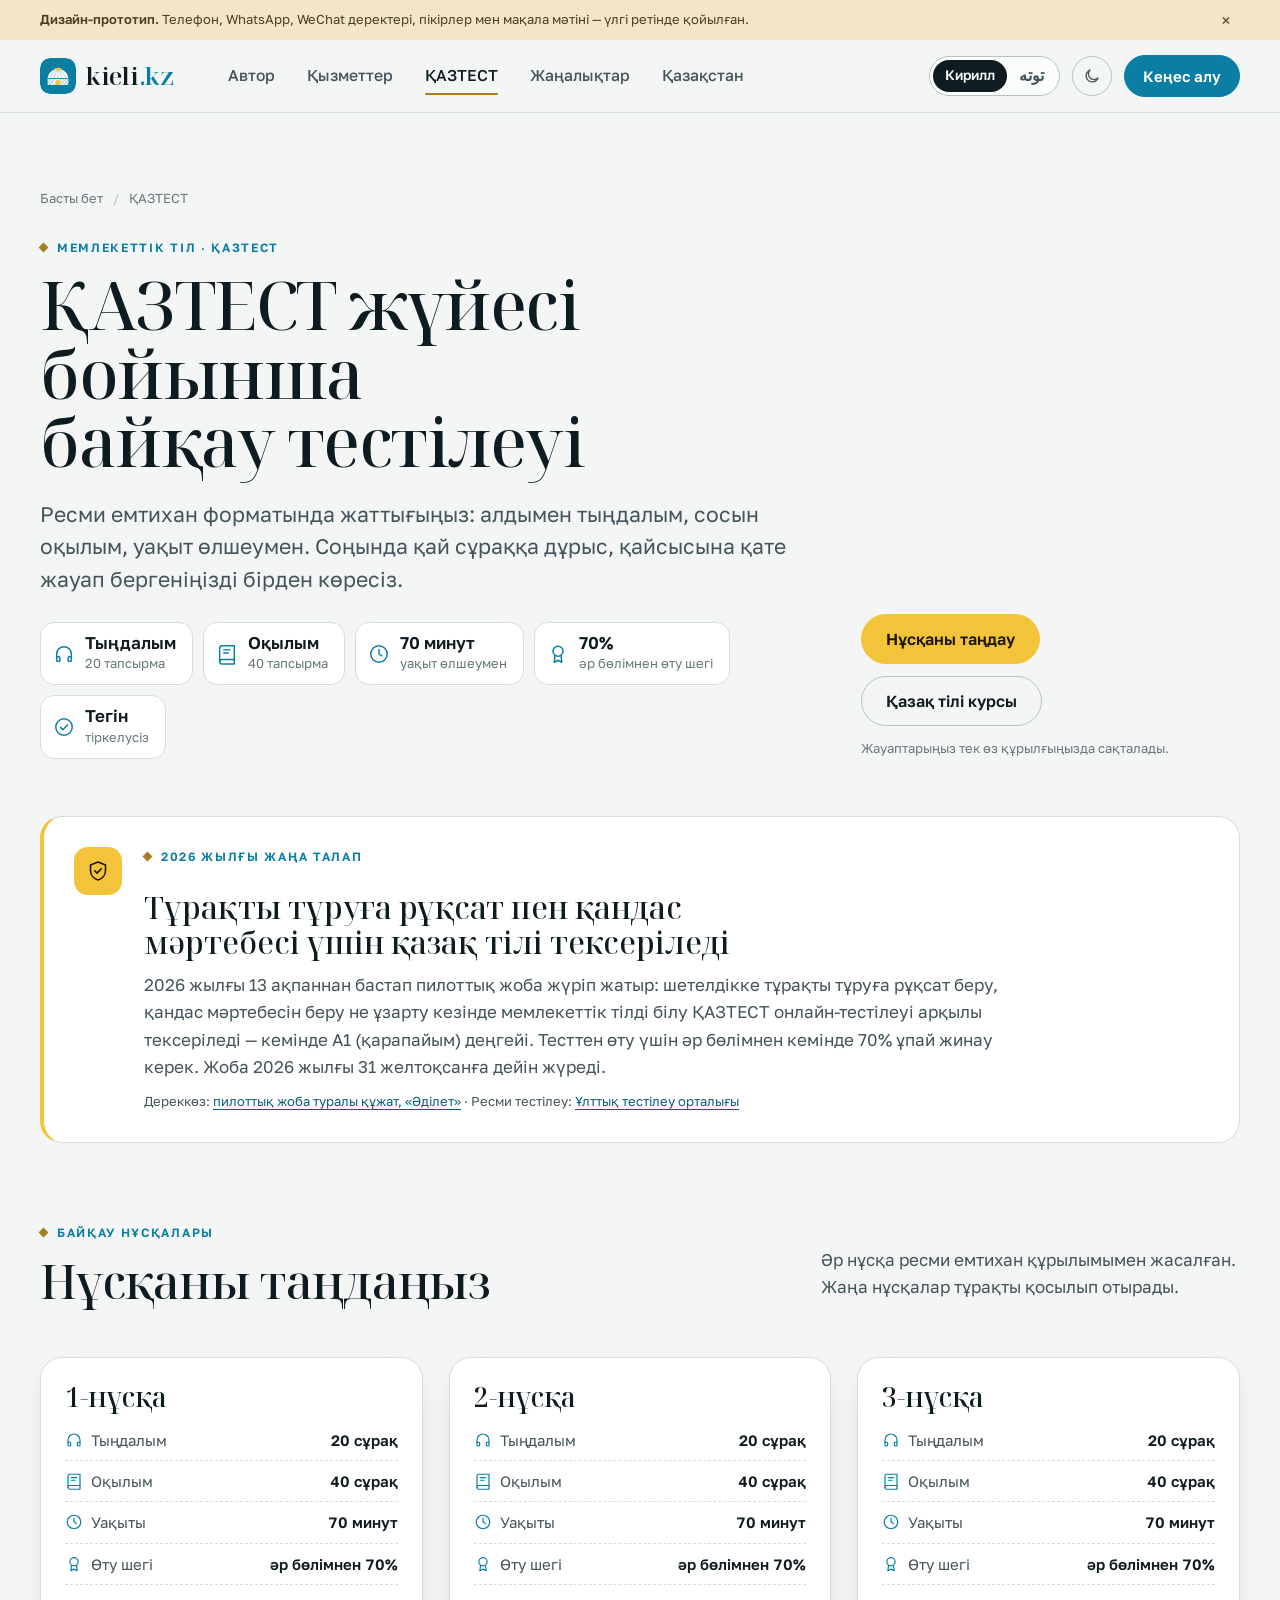
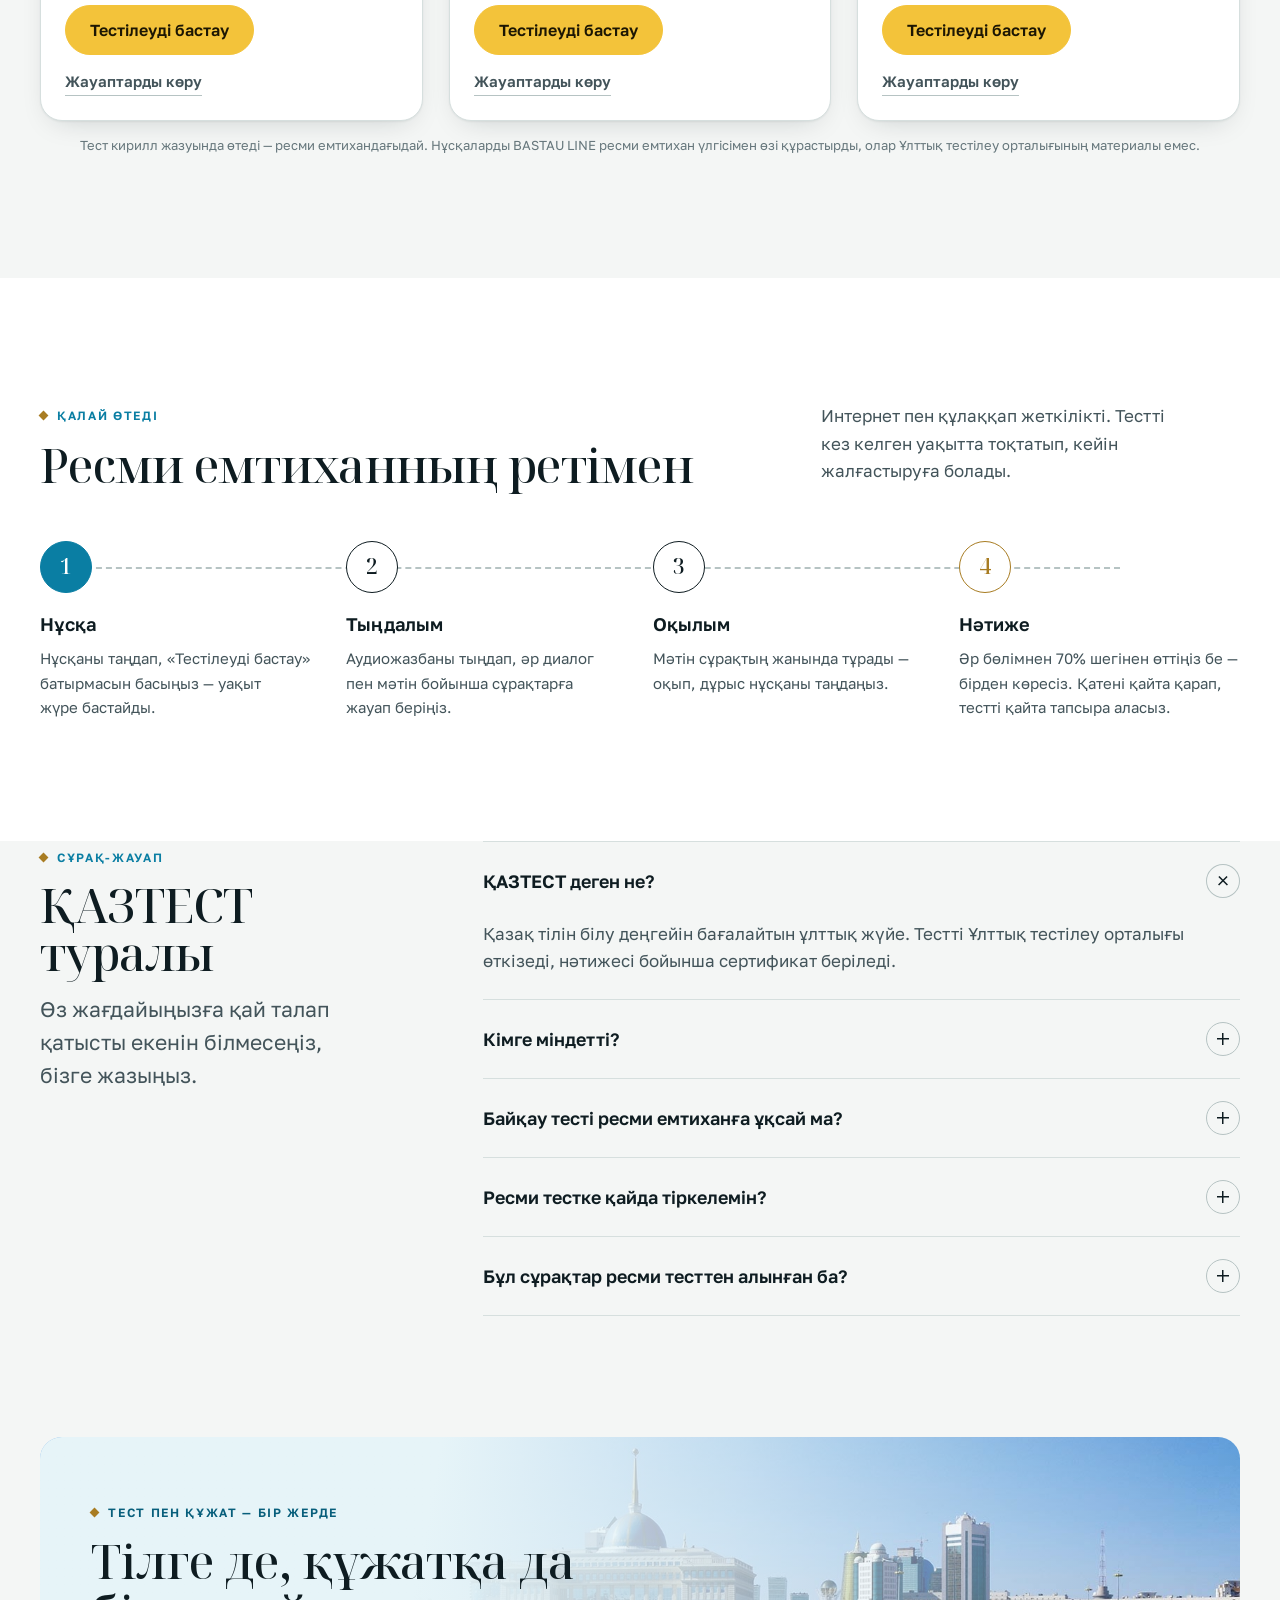
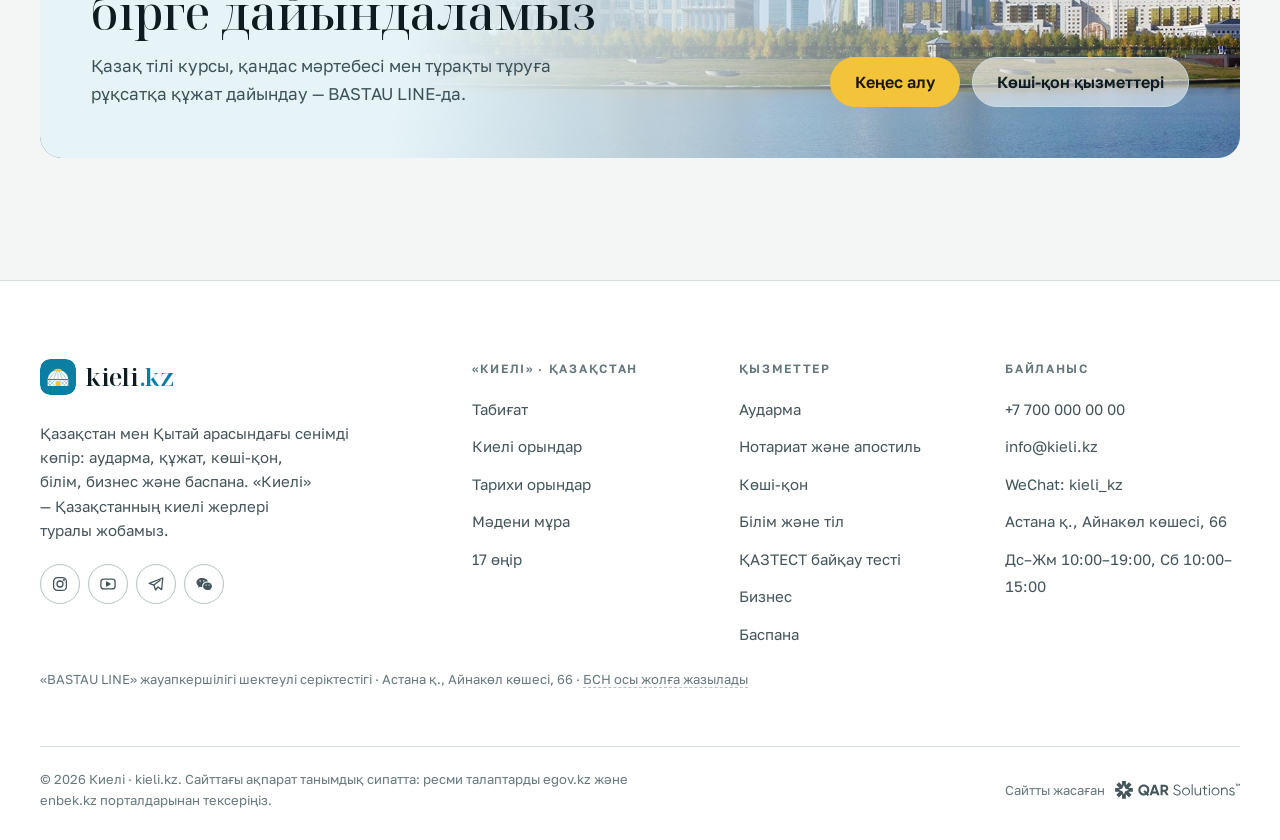
<file: prototype/kaztest.html>
<!doctype html>
<html lang="kk" dir="ltr">
<head>
<meta charset="utf-8">
<meta name="viewport" content="width=device-width, initial-scale=1, viewport-fit=cover">
<title>ҚАЗТЕСТ байқау тестілеуі · kieli.kz</title>
<meta name="description" content="ҚАЗТЕСТ жүйесі бойынша тегін байқау тестілеуі: тыңдалым мен оқылым, ресми емтихан форматында, уақыт өлшеумен. Тұрақты тұруға рұқсат пен қандас мәртебесіне дайындық.">
<meta name="theme-color" content="#F4F6F5">
<script>/* apply the saved day/night theme and script before first paint */(function(){try{var d=document.documentElement,s=localStorage;if(s.getItem("kieli-theme")==="dark")d.setAttribute("data-theme","dark");if(s.getItem("kieli-script")==="tote"){d.setAttribute("data-script","tote");d.dir="rtl";d.lang="kk-Arab";var l=document.createElement("link");l.rel="stylesheet";l.href="assets/css/tote-font.css?v=260929170924";l.setAttribute("data-tote-font","");document.head.appendChild(l);}}catch(e){}})();</script>
<meta property="og:site_name" content="kieli.kz">
<meta property="og:title" content="ҚАЗТЕСТ байқау тестілеуі · BASTAU LINE">
<meta property="og:description" content="ҚАЗТЕСТ жүйесі бойынша тегін байқау тестілеуі: тыңдалым мен оқылым, ресми емтихан форматында, уақыт өлшеумен. Тұрақты тұруға рұқсат пен қандас мәртебесіне дайындық.">
<meta property="og:image" content="https://kieli.kz/uploads/thumbnail/20200225103710195_big.jpg">
<meta property="og:type" content="website">
<link rel="icon" href="assets/img/favicon.svg" type="image/svg+xml">
<link rel="preconnect" href="https://fonts.googleapis.com">
<link rel="preconnect" href="https://fonts.gstatic.com" crossorigin>
<link rel="stylesheet" href="https://fonts.googleapis.com/css2?family=Golos+Text:wght@400..700&family=IBM+Plex+Mono:wght@400;500&family=Noto+Serif+Display:ital,wght@0,400..700;1,400..600&display=swap">
<link rel="stylesheet" href="assets/css/kieli.css?v=260929170924">
</head>
<body data-page="kaztest">
<svg width="0" height="0" style="position:absolute" aria-hidden="true" focusable="false">
  <defs>
    <symbol id="i-arrow" viewBox="0 0 24 24"><path d="M5 12h14M13 6l6 6-6 6" fill="none" stroke="currentColor" stroke-width="1.8" stroke-linecap="round" stroke-linejoin="round"/></symbol>
    <symbol id="i-menu" viewBox="0 0 24 24"><path d="M4 7h16M4 12h16M4 17h10" fill="none" stroke="currentColor" stroke-width="1.8" stroke-linecap="round"/></symbol>
    <symbol id="i-close" viewBox="0 0 24 24"><path d="M6 6l12 12M18 6 6 18" fill="none" stroke="currentColor" stroke-width="1.8" stroke-linecap="round"/></symbol>
    <symbol id="i-yurt" viewBox="0 0 24 24"><g fill="none" stroke="currentColor" stroke-width="1.6" stroke-linecap="round" stroke-linejoin="round"><path d="M3.5 20h17M5 20v-6M19 20v-6"/><path d="M4 14c2.5-5 5.2-7.5 8-7.5s5.5 2.5 8 7.5"/><path d="M10 20v-3.5a2 2 0 0 1 4 0V20"/><path d="M10.4 6.9 12 4.6l1.6 2.3"/></g></symbol>
    <symbol id="i-idcard" viewBox="0 0 24 24"><g fill="none" stroke="currentColor" stroke-width="1.6" stroke-linecap="round" stroke-linejoin="round"><rect x="3" y="5" width="18" height="14" rx="2.5"/><circle cx="8.5" cy="10.5" r="2"/><path d="M5.8 15.8c.6-1.4 1.6-2.1 2.7-2.1s2.1.7 2.7 2.1M14 10h4M14 13.5h4"/></g></symbol>
    <symbol id="i-road" viewBox="0 0 24 24"><g fill="none" stroke="currentColor" stroke-width="1.6" stroke-linecap="round" stroke-linejoin="round"><path d="M8.5 21 11 3M15.5 21 13 3"/><path d="M12 7v1.6M12 11.6v1.8M12 16.6v2"/><path d="M4 21h16"/></g></symbol>
    <symbol id="i-passport" viewBox="0 0 24 24"><g fill="none" stroke="currentColor" stroke-width="1.6" stroke-linecap="round" stroke-linejoin="round"><rect x="5" y="3" width="14" height="18" rx="2"/><circle cx="12" cy="10" r="3"/><path d="M9 16.5h6"/></g></symbol>
    <symbol id="i-translate" viewBox="0 0 24 24"><g fill="none" stroke="currentColor" stroke-width="1.6" stroke-linecap="round" stroke-linejoin="round"><path d="M3 6h9M7.5 4v2M5 6c1 3.4 3.4 5.8 6.5 7M10 6c-1 3.4-3.4 5.8-6.5 7"/><path d="M13 20l3.8-8.5L20.6 20M14.3 17.2h5"/></g></symbol>
    <symbol id="i-stamp" viewBox="0 0 24 24"><g fill="none" stroke="currentColor" stroke-width="1.6" stroke-linecap="round" stroke-linejoin="round"><path d="M9.5 3h5v3.5c0 1.6-1 2.6-1 4.3V13h4a2 2 0 0 1 2 2v2.5h-15V15a2 2 0 0 1 2-2h4v-2.2c0-1.7-1-2.7-1-4.3z"/><path d="M5 21h14"/></g></symbol>
    <symbol id="i-seal" viewBox="0 0 24 24"><g fill="none" stroke="currentColor" stroke-width="1.6" stroke-linecap="round" stroke-linejoin="round"><circle cx="12" cy="9" r="5.5"/><path d="M8.6 13.4 7.2 21l4.8-2.4 4.8 2.4-1.4-7.6"/><path d="m9.8 9 1.5 1.5 3-3"/></g></symbol>
    <symbol id="i-cap" viewBox="0 0 24 24"><g fill="none" stroke="currentColor" stroke-width="1.6" stroke-linecap="round" stroke-linejoin="round"><path d="M2.5 9 12 4.5 21.5 9 12 13.5z"/><path d="M6.5 11v4.8c0 1.4 2.5 3 5.5 3s5.5-1.6 5.5-3V11M21.5 9v5.5"/></g></symbol>
    <symbol id="i-check" viewBox="0 0 24 24"><path d="M5 12.5 9.5 17 19 7.5" fill="none" stroke="currentColor" stroke-width="1.9" stroke-linecap="round" stroke-linejoin="round"/></symbol>
    <symbol id="i-check-circle" viewBox="0 0 24 24"><g fill="none" stroke="currentColor" stroke-width="1.6" stroke-linecap="round" stroke-linejoin="round"><circle cx="12" cy="12" r="9"/><path d="m8.2 12.4 2.6 2.6 5-5.3"/></g></symbol>
    <symbol id="i-minus-circle" viewBox="0 0 24 24"><g fill="none" stroke="currentColor" stroke-width="1.6" stroke-linecap="round"><circle cx="12" cy="12" r="9"/><path d="M8 12h8"/></g></symbol>
    <symbol id="i-clock" viewBox="0 0 24 24"><g fill="none" stroke="currentColor" stroke-width="1.6" stroke-linecap="round" stroke-linejoin="round"><circle cx="12" cy="12" r="9"/><path d="M12 7v5l3.2 2"/></g></symbol>
    <symbol id="i-pin" viewBox="0 0 24 24"><g fill="none" stroke="currentColor" stroke-width="1.6" stroke-linecap="round" stroke-linejoin="round"><path d="M12 21s-7-6.1-7-11.4A7 7 0 0 1 19 9.6C19 14.9 12 21 12 21z"/><circle cx="12" cy="9.6" r="2.5"/></g></symbol>
    <symbol id="i-phone" viewBox="0 0 24 24"><path d="M6.6 3.5h2.6l1.4 4-1.9 1.3a11 11 0 0 0 6.5 6.5l1.3-1.9 4 1.4v2.6a2 2 0 0 1-2.2 2A16.5 16.5 0 0 1 4.6 5.7a2 2 0 0 1 2-2.2z" fill="none" stroke="currentColor" stroke-width="1.6" stroke-linejoin="round"/></symbol>
    <symbol id="i-wechat" viewBox="0 0 24 24"><path fill="currentColor" d="M9.3 4C5.2 4 2 6.7 2 10c0 1.9 1 3.5 2.7 4.7L4 17l2.7-1.3c.8.2 1.7.4 2.6.4h.5a5.4 5.4 0 0 1-.2-1.5c0-3.3 3.2-6 7.2-6h.4C16.6 5.8 13.3 4 9.3 4Zm-2.4 3.1a.95.95 0 1 1 0 1.9.95.95 0 0 1 0-1.9Zm4.8 0a.95.95 0 1 1 0 1.9.95.95 0 0 1 0-1.9ZM16.8 10c-3.3 0-6 2.2-6 5s2.7 5 6 5c.7 0 1.3-.1 1.9-.3l2.1 1.1-.6-1.9c1.5-.9 2.4-2.3 2.4-3.9 0-2.8-2.6-5-5.8-5Zm-2 2.6a.8.8 0 1 1 0 1.6.8.8 0 0 1 0-1.6Zm3.9 0a.8.8 0 1 1 0 1.6.8.8 0 0 1 0-1.6Z"/></symbol>
    <symbol id="i-whatsapp" viewBox="0 0 24 24"><g fill="none" stroke="currentColor" stroke-width="1.7" stroke-linecap="round" stroke-linejoin="round"><path d="M12 3a9 9 0 0 0-7.8 13.5L3 21l4.6-1.2A9 9 0 1 0 12 3z"/><path d="M9 8.3c-.3.9 0 2.5 1.4 4.1 1.5 1.7 3.2 2.5 4.3 2.3.5-.1 1-.6 1.2-1.1l-1.9-1-1 .9c-.9-.4-1.9-1.4-2.3-2.3l.9-1-1-1.9c-.6.1-1.4.5-1.6 1z"/></g></symbol>
    <symbol id="i-telegram" viewBox="0 0 24 24"><g fill="none" stroke="currentColor" stroke-width="1.7" stroke-linecap="round" stroke-linejoin="round"><path d="M21 4 3 11.2l6.2 2.2L11.5 20l3.2-4.1 4.8 3.6z"/><path d="m9.2 13.4 8.3-6.4"/></g></symbol>
    <symbol id="i-instagram" viewBox="0 0 24 24"><g fill="none" stroke="currentColor" stroke-width="1.7"><rect x="3.5" y="3.5" width="17" height="17" rx="5"/><circle cx="12" cy="12" r="4"/><circle cx="17.2" cy="6.8" r=".6" fill="currentColor"/></g></symbol>
    <symbol id="i-youtube" viewBox="0 0 24 24"><g fill="none" stroke="currentColor" stroke-width="1.7" stroke-linejoin="round"><rect x="2.5" y="5.5" width="19" height="13" rx="4"/><path d="m10.2 9.3 4.6 2.7-4.6 2.7z" fill="currentColor"/></g></symbol>
    <symbol id="i-douyin" viewBox="0 0 24 24"><path d="M14 3v11.2a3.3 3.3 0 1 1-3.3-3.3M14 3c.4 2.6 2.3 4.4 5 4.6" fill="none" stroke="currentColor" stroke-width="1.8" stroke-linecap="round" stroke-linejoin="round"/></symbol>
    <symbol id="i-link" viewBox="0 0 24 24"><g fill="none" stroke="currentColor" stroke-width="1.7" stroke-linecap="round"><path d="M10 14a4 4 0 0 0 5.7 0l3-3a4 4 0 0 0-5.7-5.7l-1 1"/><path d="M14 10a4 4 0 0 0-5.7 0l-3 3a4 4 0 0 0 5.7 5.7l1-1"/></g></symbol>
    <symbol id="i-map" viewBox="0 0 24 24"><g fill="none" stroke="currentColor" stroke-width="1.6" stroke-linejoin="round"><path d="M9 4 3.5 6v14L9 18l6 2 5.5-2V4L15 6z"/><path d="M9 4v14M15 6v14"/></g></symbol>
    <symbol id="i-360" viewBox="0 0 24 24"><g fill="none" stroke="currentColor" stroke-width="1.6" stroke-linecap="round"><circle cx="12" cy="12" r="9"/><path d="M3 12c0 2.2 4 4 9 4s9-1.8 9-4"/><path d="M12 3c-2.2 2.4-3.5 5.6-3.5 9s1.3 6.6 3.5 9"/></g></symbol>
    <symbol id="i-shield" viewBox="0 0 24 24"><g fill="none" stroke="currentColor" stroke-width="1.6" stroke-linecap="round" stroke-linejoin="round"><path d="M12 3 19.5 6v5.5c0 4.5-3.2 8.2-7.5 9.5-4.3-1.3-7.5-5-7.5-9.5V6z"/><path d="m8.8 11.9 2.2 2.2 4.3-4.4"/></g></symbol>
    <symbol id="i-lang" viewBox="0 0 24 24"><g fill="none" stroke="currentColor" stroke-width="1.6" stroke-linecap="round" stroke-linejoin="round"><path d="M4 5h10a2 2 0 0 1 2 2v5a2 2 0 0 1-2 2H9l-4 3v-3H4a2 2 0 0 1-2-2V7a2 2 0 0 1 2-2z"/><path d="M18 9h2a2 2 0 0 1 2 2v5a2 2 0 0 1-2 2h-1v3l-4-3h-3a2 2 0 0 1-2-2v-.5"/></g></symbol>
    <symbol id="i-tenge" viewBox="0 0 24 24"><g fill="none" stroke="currentColor" stroke-width="1.6" stroke-linecap="round"><circle cx="12" cy="12" r="9"/><path d="M8.3 8h7.4M8.3 11h7.4M12 11v6"/></g></symbol>
    <symbol id="i-doc" viewBox="0 0 24 24"><g fill="none" stroke="currentColor" stroke-width="1.6" stroke-linecap="round" stroke-linejoin="round"><path d="M7 3h7l5 5v13H7a2 2 0 0 1-2-2V5a2 2 0 0 1 2-2z"/><path d="M14 3v5h5M9 13h6M9 17h6"/></g></symbol>
    <symbol id="i-user" viewBox="0 0 24 24"><g fill="none" stroke="currentColor" stroke-width="1.6" stroke-linecap="round"><circle cx="12" cy="8" r="4"/><path d="M4 21c1.5-4 4.5-6 8-6s6.5 2 8 6"/></g></symbol>
    <symbol id="i-briefcase" viewBox="0 0 24 24"><g fill="none" stroke="currentColor" stroke-width="1.6" stroke-linecap="round" stroke-linejoin="round"><rect x="3" y="7" width="18" height="13" rx="2"/><path d="M8.5 7V5.5a2 2 0 0 1 2-2h3a2 2 0 0 1 2 2V7M3 12.5h18"/></g></symbol>
    <symbol id="i-award" viewBox="0 0 24 24"><g fill="none" stroke="currentColor" stroke-width="1.6" stroke-linecap="round" stroke-linejoin="round"><circle cx="12" cy="9" r="5.5"/><path d="M8.8 13.6 7.8 21l4.2-2.2 4.2 2.2-1-7.4"/></g></symbol>
    <symbol id="i-hospital" viewBox="0 0 24 24"><g fill="none" stroke="currentColor" stroke-width="1.6" stroke-linecap="round" stroke-linejoin="round"><rect x="4" y="4" width="16" height="16" rx="3"/><path d="M12 8v8M8 12h8"/></g></symbol>
    <symbol id="i-globe" viewBox="0 0 24 24"><g fill="none" stroke="currentColor" stroke-width="1.6"><circle cx="12" cy="12" r="9"/><path d="M3 12h18M12 3c2.5 2.7 3.8 5.7 3.8 9s-1.3 6.3-3.8 9c-2.5-2.7-3.8-5.7-3.8-9S9.5 5.7 12 3z"/></g></symbol>
    <symbol id="i-family" viewBox="0 0 24 24"><g fill="none" stroke="currentColor" stroke-width="1.6" stroke-linecap="round"><circle cx="8" cy="7" r="3"/><circle cx="17" cy="9" r="2.3"/><path d="M2.5 20c.8-3.8 3-5.8 5.5-5.8s4.7 2 5.5 5.8M13.8 16.2c.8-1.6 1.9-2.4 3.2-2.4 2 0 3.6 1.9 4.2 5"/></g></symbol>
    <symbol id="i-ban" viewBox="0 0 24 24"><g fill="none" stroke="currentColor" stroke-width="1.6" stroke-linecap="round"><circle cx="12" cy="12" r="9"/><path d="m5.7 5.7 12.6 12.6"/></g></symbol>
    <symbol id="i-home" viewBox="0 0 24 24"><g fill="none" stroke="currentColor" stroke-width="1.6" stroke-linecap="round" stroke-linejoin="round"><path d="M3.5 11 12 4l8.5 7"/><path d="M5.5 9.5V20h13V9.5"/><path d="M10 20v-5h4v5"/></g></symbol>
    <symbol id="i-bridge" viewBox="0 0 24 24"><g fill="none" stroke="currentColor" stroke-width="1.6" stroke-linecap="round" stroke-linejoin="round"><path d="M2.5 16.5h19"/><path d="M3 12.5c3.2-4.6 14.8-4.6 18 0"/><path d="M7 16.5v-5.2M12 16.5V8.8M17 16.5v-5.2"/><path d="M4.5 16.5V20M19.5 16.5V20"/></g></symbol>
    <symbol id="i-book" viewBox="0 0 24 24"><g fill="none" stroke="currentColor" stroke-width="1.6" stroke-linecap="round" stroke-linejoin="round"><path d="M4 5.5A2.5 2.5 0 0 1 6.5 3H20v15H6.5A2.5 2.5 0 0 0 4 20.5z"/><path d="M4 20.5A2.5 2.5 0 0 0 6.5 23H20v-5"/><path d="M8.5 7.5h7M8.5 11h5"/></g></symbol>
    <symbol id="i-sun" viewBox="0 0 24 24"><g fill="none" stroke="currentColor" stroke-width="1.7" stroke-linecap="round"><circle cx="12" cy="12" r="4.2"/><path d="M12 2.5v2.2M12 19.3v2.2M4.6 4.6l1.6 1.6M17.8 17.8l1.6 1.6M2.5 12h2.2M19.3 12h2.2M4.6 19.4l1.6-1.6M17.8 6.2l1.6-1.6"/></g></symbol>
    <symbol id="i-moon" viewBox="0 0 24 24"><path d="M20 14.6A8.2 8.2 0 1 1 9.4 4a6.6 6.6 0 0 0 10.6 10.6z" fill="none" stroke="currentColor" stroke-width="1.7" stroke-linejoin="round"/></symbol>
    <symbol id="i-car" viewBox="0 0 24 24"><g fill="none" stroke="currentColor" stroke-width="1.6" stroke-linecap="round" stroke-linejoin="round"><path d="M4 15.5 5.6 10a2 2 0 0 1 1.9-1.4h9a2 2 0 0 1 1.9 1.4L20 15.5"/><rect x="3" y="15.5" width="18" height="3.6" rx="1.5"/><path d="M6.5 19.1v1.6M17.5 19.1v1.6M7 17.3h.01M17 17.3h.01"/></g></symbol>
    <symbol id="i-rings" viewBox="0 0 24 24"><g fill="none" stroke="currentColor" stroke-width="1.6" stroke-linecap="round" stroke-linejoin="round"><circle cx="9" cy="14.5" r="5"/><circle cx="15" cy="14.5" r="5"/><path d="M10.6 6.2 12 4.5l1.4 1.7L12 8z"/></g></symbol>
    <symbol id="i-pen" viewBox="0 0 24 24"><g fill="none" stroke="currentColor" stroke-width="1.6" stroke-linecap="round" stroke-linejoin="round"><path d="M4 20h4L19 9a2.1 2.1 0 0 0-3-3L5 17z"/><path d="m14.5 7.5 3 3M13 20h7"/></g></symbol>
    <symbol id="i-building" viewBox="0 0 24 24"><g fill="none" stroke="currentColor" stroke-width="1.6" stroke-linecap="round" stroke-linejoin="round"><rect x="5" y="3.5" width="14" height="17" rx="1.5"/><path d="M9 7.5h2M13 7.5h2M9 11h2M13 11h2M9 14.5h2M13 14.5h2M10.5 20.5v-3h3v3"/></g></symbol>
    <symbol id="i-headphones" viewBox="0 0 24 24"><g fill="none" stroke="currentColor" stroke-width="1.6" stroke-linecap="round" stroke-linejoin="round"><path d="M4 15v-3a8 8 0 0 1 16 0v3"/><path d="M4 15h2.5a1 1 0 0 1 1 1v3a1 1 0 0 1-1 1H5a1 1 0 0 1-1-1zM20 15h-2.5a1 1 0 0 0-1 1v3a1 1 0 0 0 1 1H19a1 1 0 0 0 1-1z"/></g></symbol><symbol id="i-search" viewBox="0 0 24 24"><g fill="none" stroke="currentColor" stroke-width="1.6" stroke-linecap="round"><circle cx="10.5" cy="10.5" r="6.5"/><path d="m15.5 15.5 5 5"/></g></symbol><symbol id="i-search-doc" viewBox="0 0 24 24"><g fill="none" stroke="currentColor" stroke-width="1.6" stroke-linecap="round" stroke-linejoin="round"><path d="M12.5 3H7a2 2 0 0 0-2 2v14a2 2 0 0 0 2 2h4.5"/><path d="M12.5 3 18 8.5V11"/><circle cx="16" cy="16" r="3"/><path d="m18.2 18.2 2.3 2.3"/></g></symbol>
    <symbol id="i-plane" viewBox="0 0 24 24"><g fill="none" stroke="currentColor" stroke-width="1.6" stroke-linecap="round" stroke-linejoin="round"><path d="M21 15.5 13.5 11V5.6a1.5 1.5 0 0 0-3 0V11L3 15.5v2l7.5-2.2V19l-2 1.4V22l3.5-1 3.5 1v-1.6l-2-1.4v-3.7l7.5 2.2z"/></g></symbol>
    <symbol id="i-key" viewBox="0 0 24 24"><g fill="none" stroke="currentColor" stroke-width="1.6" stroke-linecap="round" stroke-linejoin="round"><circle cx="8" cy="15.5" r="4"/><path d="M10.9 12.6 19 4.5M15.8 7.7l2.4 2.4M13.7 9.8l1.9 1.9"/></g></symbol>
    <symbol id="i-ornament" viewBox="0 0 24 24"><g fill="none" stroke="currentColor" stroke-width="1.6" stroke-linecap="round" stroke-linejoin="round"><path d="M12 20c0-6-4.5-9-7-6.5S5.4 18.4 7.6 16.3M12 20c0-6 4.5-9 7-6.5s-.4 4.9-2.6 2.8"/><path d="M12 20v-8.5M9.2 7.6 12 4l2.8 3.6L12 11z"/></g></symbol>
    <symbol id="i-info" viewBox="0 0 24 24"><g fill="none" stroke="currentColor" stroke-width="1.6" stroke-linecap="round" stroke-linejoin="round"><circle cx="12" cy="12" r="9"/><path d="M12 11v5.2M12 7.8h.01"/></g></symbol>
  </defs>
</svg>
<a class="skip" href="#main">Негізгі мазмұнға өту</a>
<div class="proto-bar" data-proto-bar>
  <div class="wrap proto-bar__in">
    <p><b>Дизайн-прототип.</b> Телефон, WhatsApp, WeChat деректері, пікірлер мен мақала мәтіні — үлгі ретінде қойылған.</p>
    <button type="button" class="proto-bar__x" data-proto-close aria-label="Ескертуді жабу">×</button>
  </div>
</div>
<header class="site-header" data-header>
  <div class="wrap site-header__in">
    <a class="brand" href="index.html" aria-label="kieli.kz — басты бет">
      <img class="brand__logo" src="assets/img/logo.svg" alt="" width="36" height="36">
      <span class="brand__word brand__word--site" translate="no" dir="ltr">kieli<span class="brand__tld">.kz</span></span>
    </a>
    <nav class="nav" aria-label="Негізгі мәзір">
      <a href="author.html" data-nav="author">Автор</a>
      <a href="services.html" data-nav="services">Қызметтер</a>
      <a href="kaztest.html" data-nav="kaztest">ҚАЗТЕСТ</a>
      <a href="articles.html" data-nav="articles">Жаңалықтар</a>
      <a href="kazakhstan.html" data-nav="kazakhstan">Қазақстан</a>
    </nav>
    <div class="header-tools">
      <div class="script-switch" role="group" aria-label="Жазу түрі">
        <button type="button" data-script-btn="cyr" aria-pressed="true" translate="no">Кирилл</button>
        <button type="button" data-script-btn="tote" aria-pressed="false" lang="kk-Arab" dir="rtl" translate="no">توتە</button>
      </div>
      <button type="button" class="theme-toggle" data-theme-toggle aria-pressed="false" aria-label="Түнгі режимге ауысу" title="Түнгі режимге ауысу">
        <svg class="i-moon" aria-hidden="true"><use href="#i-moon"/></svg><svg class="i-sun" aria-hidden="true"><use href="#i-sun"/></svg>
      </button>
      <button type="button" class="btn btn--primary btn--sm" data-consult>Кеңес алу</button>
      <button type="button" class="nav-toggle" data-nav-toggle aria-expanded="false" aria-controls="mnav" aria-label="Мәзірді ашу">
        <svg aria-hidden="true"><use href="#i-menu"/></svg>
      </button>
    </div>
  </div>
</header>
<div class="mnav" id="mnav" hidden>
  <div class="mnav__top">
    <a class="brand" href="index.html" aria-label="kieli.kz — басты бет">
      <img class="brand__logo" src="assets/img/logo.svg" alt="" width="36" height="36">
      <span class="brand__word brand__word--site" translate="no" dir="ltr">kieli<span class="brand__tld">.kz</span></span>
    </a>
    <button type="button" class="icon-btn" data-nav-close aria-label="Мәзірді жабу"><svg aria-hidden="true"><use href="#i-close"/></svg></button>
  </div>
  <nav class="mnav__links" aria-label="Мобильді мәзір">
    <a href="index.html">Басты бет <small>BASTAU LINE</small></a>
    <a href="author.html">Автор <small>Омар Бекмұрат</small></a>
    <a href="services.html">Қызметтер <small>6 бағыт</small></a>
    <a href="kaztest.html">ҚАЗТЕСТ <small>байқау тестілеуі</small></a>
    <a href="articles.html">Жаңалықтар <small>мақалалар, нұсқаулықтар</small></a>
    <a href="kazakhstan.html">Қазақстан <small>187 нысан</small></a>
  </nav>
  <div class="mnav__foot">
    <div class="mnav__row">
    <div class="script-switch" role="group" aria-label="Жазу түрі">
      <button type="button" data-script-btn="cyr" aria-pressed="true" translate="no">Кирилл</button>
      <button type="button" data-script-btn="tote" aria-pressed="false" lang="kk-Arab" dir="rtl" translate="no">توتە</button>
    </div>
    <button type="button" class="theme-toggle theme-toggle--wide" data-theme-toggle aria-pressed="false">
      <svg class="i-moon" aria-hidden="true"><use href="#i-moon"/></svg><svg class="i-sun" aria-hidden="true"><use href="#i-sun"/></svg><span class="theme-toggle__t">Түнгі режим</span>
    </button>
    </div>
    <button type="button" class="btn btn--primary btn--block" data-consult>Кеңес алу</button>
  </div>
</div>

<main id="main">
  <section class="page-head kt-head">
    <div class="wrap">
      <ol class="crumbs" aria-label="Сайттағы орныңыз"><li><a href="index.html">Басты бет</a></li><li>ҚАЗТЕСТ</li></ol>
      <div class="service-head">
        <div>
          <p class="eyebrow">Мемлекеттік тіл · ҚАЗТЕСТ</p>
          <h1 class="page-title">ҚАЗТЕСТ жүйесі бойынша байқау тестілеуі</h1>
          <p class="lead">Ресми емтихан форматында жаттығыңыз: алдымен тыңдалым, сосын оқылым, уақыт өлшеумен. Соңында қай сұраққа дұрыс, қайсысына қате жауап бергеніңізді бірден көресіз.</p>
          <ul class="kt-facts">
            <li><svg aria-hidden="true"><use href="#i-headphones"/></svg><b>Тыңдалым</b><span>20 тапсырма</span></li>
            <li><svg aria-hidden="true"><use href="#i-book"/></svg><b>Оқылым</b><span>40 тапсырма</span></li>
            <li><svg aria-hidden="true"><use href="#i-clock"/></svg><b>70 минут</b><span>уақыт өлшеумен</span></li>
            <li><svg aria-hidden="true"><use href="#i-award"/></svg><b>70%</b><span>әр бөлімнен өту шегі</span></li>
            <li><svg aria-hidden="true"><use href="#i-check-circle"/></svg><b>Тегін</b><span>тіркелусіз</span></li>
          </ul>
        </div>
        <div class="service-head__cta">
          <a class="btn btn--sun" href="#nusqalar">Нұсқаны таңдау</a>
          <button type="button" class="btn btn--ghost" data-consult="education:kazakh">Қазақ тілі курсы</button>
          <p>Жауаптарыңыз тек өз құрылғыңызда сақталады.</p>
        </div>
      </div>
    </div>
  </section>

  <section class="section section--tight" style="padding-block-start:0" aria-labelledby="law-title">
    <div class="wrap">
      <div class="kt-law">
        <span class="kt-law__ic"><svg aria-hidden="true"><use href="#i-shield"/></svg></span>
        <div class="kt-law__body">
          <p class="eyebrow">2026 жылғы жаңа талап</p>
          <h2 id="law-title">Тұрақты тұруға рұқсат пен қандас мәртебесі үшін қазақ тілі тексеріледі</h2>
          <p>2026 жылғы 13 ақпаннан бастап пилоттық жоба жүріп жатыр: шетелдікке тұрақты тұруға рұқсат беру, қандас мәртебесін беру не ұзарту кезінде мемлекеттік тілді білу ҚАЗТЕСТ онлайн-тестілеуі арқылы тексеріледі — кемінде A1 (қарапайым) деңгейі. Тесттен өту үшін әр бөлімнен кемінде 70% ұпай жинау керек. Жоба 2026 жылғы 31 желтоқсанға дейін жүреді.</p>
          <p class="kt-law__src">Дереккөз: <a href="https://adilet.zan.kz/rus/docs/G26G0000041">пилоттық жоба туралы құжат, «Әділет»</a> · Ресми тестілеу: <a href="https://testcenter.kz">Ұлттық тестілеу орталығы</a></p>
        </div>
      </div>
    </div>
  </section>

  <section class="section" id="nusqalar" aria-labelledby="nusqa-title" style="padding-block-start:0">
    <div class="wrap">
      <header class="sec-head">
        <div>
          <p class="eyebrow">Байқау нұсқалары</p>
          <h2 id="nusqa-title">Нұсқаны таңдаңыз</h2>
        </div>
        <div class="sec-head__aside"><p>Әр нұсқа ресми емтихан құрылымымен жасалған. Жаңа нұсқалар тұрақты қосылып отырады.</p></div>
      </header>
      <div data-kaztest><p class="empty">Тестті ашу үшін браузерде JavaScript қосулы болуы керек.</p></div>
      <p class="help-foot">Тест кирилл жазуында өтеді — ресми емтихандағыдай. Нұсқаларды BASTAU LINE ресми емтихан үлгісімен өзі құрастырды, олар Ұлттық тестілеу орталығының материалы емес.</p>
    </div>
  </section>

  <section class="section section--paper" aria-labelledby="how-title">
    <div class="wrap">
      <header class="sec-head">
        <div>
          <p class="eyebrow">Қалай өтеді</p>
          <h2 id="how-title">Ресми емтиханның ретімен</h2>
        </div>
        <div class="sec-head__aside"><p>Интернет пен құлаққап жеткілікті. Тестті кез келген уақытта тоқтатып, кейін жалғастыруға болады.</p></div>
      </header>
      <ol class="route route--4">
        <li class="route__step"><span class="route__n">1</span><h3 class="route__t">Нұсқа</h3><p class="route__d">Нұсқаны таңдап, «Тестілеуді бастау» батырмасын басыңыз — уақыт жүре бастайды.</p></li>
        <li class="route__step"><span class="route__n">2</span><h3 class="route__t">Тыңдалым</h3><p class="route__d">Аудиожазбаны тыңдап, әр диалог пен мәтін бойынша сұрақтарға жауап беріңіз.</p></li>
        <li class="route__step"><span class="route__n">3</span><h3 class="route__t">Оқылым</h3><p class="route__d">Мәтін сұрақтың жанында тұрады — оқып, дұрыс нұсқаны таңдаңыз.</p></li>
        <li class="route__step"><span class="route__n">4</span><h3 class="route__t">Нәтиже</h3><p class="route__d">Әр бөлімнен 70% шегінен өттіңіз бе — бірден көресіз. Қатені қайта қарап, тестті қайта тапсыра аласыз.</p></li>
      </ol>
    </div>
  </section>

  <section class="section" aria-labelledby="kt-faq-title">
    <div class="wrap faq-layout">
      <header>
        <p class="eyebrow">Сұрақ-жауап</p>
        <h2 class="page-title" style="font-size:var(--fs-h2)" id="kt-faq-title">ҚАЗТЕСТ туралы</h2>
        <p class="lead" style="margin-block-start:16px">Өз жағдайыңызға қай талап қатысты екенін білмесеңіз, бізге жазыңыз.</p>
      </header>
      <div class="faq">
        <details open><summary>ҚАЗТЕСТ деген не?</summary><div class="faq__a"><p>Қазақ тілін білу деңгейін бағалайтын ұлттық жүйе. Тестті Ұлттық тестілеу орталығы өткізеді, нәтижесі бойынша сертификат беріледі.</p></div></details>
        <details><summary>Кімге міндетті?</summary><div class="faq__a"><p>2026 жылғы пилоттық жоба бойынша — Қазақстанда тұрақты тұруға рұқсат алатын шетелдіктерге және қандас мәртебесін алатын не ұзартатын өтініш берушілерге. Талап етілетін ең төменгі деңгей — A1.</p><p>Азаматтық алу үшін бөлек тестілеу бар: мемлекеттік тіл, Конституция негіздері және Қазақстан тарихы. Қандастар бұл тестілеуден босатылған (<a href="https://www.zakon.kz/pravo/6504825-poluchenie-grazhdanstva-rk-utverzhdeny-pravila-testirovaniya-na-znanie-kazakhskogo-yazyka-i-istorii-kazakhstana.html">Zakon.kz, 19.01.2026</a>).</p></div></details>
        <details><summary>Байқау тесті ресми емтиханға ұқсай ма?</summary><div class="faq__a"><p>Иә: 60 сұрақ — тыңдалым 20, оқылым 40; уақыты 70 минут. Өту үшін әр бөлімнен кемінде 70% дұрыс жауап керек: тыңдалымнан 14, оқылымнан 28. Нәтижеде әр бөлім бойынша «өтті» не «өтпеді» деп көрсетіледі.</p></div></details>
        <details><summary>Ресми тестке қайда тіркелемін?</summary><div class="faq__a"><p>Ұлттық тестілеу орталығының сайтында: <a href="https://testcenter.kz">testcenter.kz</a>. Қай тестті қашан тапсыру керегін құжаттарыңызбен бірге жоспарлап береміз.</p></div></details>
        <details><summary>Бұл сұрақтар ресми тесттен алынған ба?</summary><div class="faq__a"><p>Жоқ. Нұсқаларды BASTAU LINE ресми емтиханның құрылымы мен деңгейіне сай өзі құрастырды: бөлімдері, сұрақ саны, уақыты және тапсырма түрлері бірдей, ал мәтіндер, диалогтар мен сұрақтар — жаңа. Нәтиже дайындығыңызды көрсетеді, бірақ ресми емтиханның нәтижесіне кепілдік бермейді.</p></div></details>
      </div>
    </div>
  </section>

  <section class="section" style="padding-block-start:0">
    <div class="wrap">
      <div class="cross">
        <div class="cross__bg"><img src="assets/img/astana-panorama.jpg" alt="" loading="lazy"></div>
        <div>
          <p class="eyebrow">Тест пен құжат — бір жерде</p>
          <h2>Тілге де, құжатқа да бірге дайындаламыз</h2>
          <p>Қазақ тілі курсы, қандас мәртебесі мен тұрақты тұруға рұқсатқа құжат дайындау — BASTAU LINE-да.</p>
        </div>
        <div class="cross__cta">
          <button type="button" class="btn btn--gold" data-consult="migration:kandas">Кеңес алу</button>
          <a class="btn btn--ghost" href="services.html#s-migration">Көші-қон қызметтері</a>
        </div>
      </div>
    </div>
  </section>
</main>

<footer class="site-footer">
  <div class="wrap">
    <div class="footer-top">
      <div class="footer-brand">
        <a class="brand" href="index.html" aria-label="kieli.kz — басты бет">
          <img class="brand__logo" src="assets/img/logo.svg" alt="" width="36" height="36">
          <span class="brand__word brand__word--site" translate="no" dir="ltr">kieli<span class="brand__tld">.kz</span></span>
        </a>
        <p>Қазақстан мен Қытай арасындағы сенімді көпір: аударма, құжат, көші-қон, білім, бизнес және баспана. «Киелі» — Қазақстанның киелі жерлері туралы жобамыз.</p>
        <div class="social" aria-label="Әлеуметтік желілер">
          <a href="https://www.instagram.com/kieli.kz/" aria-label="Instagram"><svg aria-hidden="true"><use href="#i-instagram"/></svg></a>
          <a href="https://www.youtube.com/channel/UC_xIe4fWBkqrYs73IpfWshQ" aria-label="YouTube"><svg aria-hidden="true"><use href="#i-youtube"/></svg></a>
          <a href="https://t.me/kieli.kz" aria-label="Telegram"><svg aria-hidden="true"><use href="#i-telegram"/></svg></a>
          <button type="button" class="social-btn" data-consult aria-label="WeChat"><svg aria-hidden="true"><use href="#i-wechat"/></svg></button>
        </div>
      </div>
      <nav class="footer-cols" aria-label="Сайт картасы">
        <div>
          <h3>«Киелі» · Қазақстан</h3>
          <ul>
            <li><a href="kazakhstan.html#places">Табиғат</a></li>
            <li><a href="kazakhstan.html#places">Киелі орындар</a></li>
            <li><a href="kazakhstan.html#places">Тарихи орындар</a></li>
            <li><a href="kazakhstan.html#mura">Мәдени мұра</a></li>
            <li><a href="kazakhstan.html#atlas">17 өңір</a></li>
          </ul>
        </div>
        <div>
          <h3>Қызметтер</h3>
          <ul>
            <li><a href="services.html#s-translate">Аударма</a></li>
            <li><a href="services.html#s-notary">Нотариат және апостиль</a></li>
            <li><a href="services.html#s-migration">Көші-қон</a></li>
            <li><a href="services.html#s-education">Білім және тіл</a></li>
            <li><a href="kaztest.html">ҚАЗТЕСТ байқау тесті</a></li>
            <li><a href="services.html#s-business">Бизнес</a></li>
            <li><a href="services.html#s-housing">Баспана</a></li>
          </ul>
        </div>
        <div>
          <h3>Байланыс</h3>
          <ul>
            <li><a href="tel:+77000000000"><span class="ltr">+7 700 000 00 00</span></a></li>
            <li><a href="mailto:info@kieli.kz"><span class="ltr">info@kieli.kz</span></a></li>
            <li><span class="footer-plain">WeChat: <span class="ltr">kieli_kz</span></span></li>
            <li><span class="footer-plain">Астана қ., Айнакөл көшесі, 66</span></li>
            <li><span class="footer-plain">Дс–Жм <span class="tnum">10:00–19:00</span>, Сб <span class="tnum">10:00–15:00</span></span></li>
          </ul>
        </div>
      </nav>
    </div>
    <div class="footer-legal">
      <span>«BASTAU LINE» жауапкершілігі шектеулі серіктестігі · Астана қ., Айнакөл көшесі, 66 · <span class="ph">БСН осы жолға жазылады</span></span>
    </div>
    <div class="footer-bottom">
      <p>© <span data-year>2026</span> Киелі · <span class="ltr">kieli.kz</span>. Сайттағы ақпарат танымдық сипатта: ресми талаптарды <a href="https://egov.kz" class="ltr">egov.kz</a> және <a href="https://www.enbek.kz" class="ltr">enbek.kz</a> порталдарынан тексеріңіз.</p>
      <p class="credit"><span>Сайтты жасаған</span><a class="credit__logo" href="https://www.qar.kz" target="_blank" rel="noopener" aria-label="QAR Solutions"><svg viewBox="0 0 305 44" aria-hidden="true"><use href="assets/img/qar-logo.svg#qar"/></svg></a></p>
    </div>
  </div>
</footer>

<button type="button" class="btn btn--sun fab is-hidden" data-consult><svg aria-hidden="true"><use href="#i-lang"/></svg>Кеңес алу</button>

<div class="drawer" id="consult" hidden>
  <div class="drawer__scrim" data-consult-close></div>
  <section class="drawer__panel" role="dialog" aria-modal="true" aria-labelledby="consult-title">
    <div class="drawer__head">
      <div>
        <h2 id="consult-title">Кеңес алу</h2>
        <p>Жағдайыңызды қысқаша жазыңыз — жұмыс уақытында хабарласамыз. Қазақ, қытай <span class="zh" lang="zh">(中文咨询)</span> және орыс тілдерінде.</p>
      </div>
      <button type="button" class="icon-btn" data-consult-close aria-label="Жабу"><svg aria-hidden="true"><use href="#i-close"/></svg></button>
    </div>

    <div class="pick" data-consult-pick hidden>
      <b class="pick__code" data-pick-code translate="no">AUD-02</b>
      <div class="pick__body">
        <span class="pick__k">Өтінім түрі · <span data-pick-group>Аударма</span></span>
        <span class="pick__t" data-pick-title>Қытай жүргізуші куәлігінің аудармасы</span>
        <span class="pick__hint">Мессенджерде жазсаңыз, осы кодты көрсетіңіз — өтініміңіз бірден тиісті маманға түседі.</span>
      </div>
    </div>

    <div class="channels">
      <div class="channel">
        <span class="channel__ic channel__ic--wechat"><svg aria-hidden="true"><use href="#i-wechat"/></svg></span>
        <span class="channel__k">WeChat</span>
        <span class="channel__v"><span class="ltr">kieli_kz</span><button type="button" class="copy" data-copy="kieli_kz">Көшіру</button></span>
      </div>
      <a class="channel" href="https://wa.me/77000000000" data-wa="77000000000">
        <span class="channel__ic channel__ic--wa"><svg aria-hidden="true"><use href="#i-whatsapp"/></svg></span>
        <span class="channel__k">WhatsApp</span>
        <span class="channel__v"><span class="ltr">+7 700 000 00 00</span></span>
      </a>
      <a class="channel" href="https://t.me/kieli_kz">
        <span class="channel__ic channel__ic--tg"><svg aria-hidden="true"><use href="#i-telegram"/></svg></span>
        <span class="channel__k">Telegram</span>
        <span class="channel__v"><span class="ltr">@kieli_kz</span></span>
      </a>
      <div class="channel">
        <span class="channel__ic channel__ic--tel"><svg aria-hidden="true"><use href="#i-phone"/></svg></span>
        <span class="channel__k">Телефон</span>
        <span class="channel__v"><span class="ltr">+7 700 000 00 00</span><button type="button" class="copy" data-copy="+77000000000">Көшіру</button></span>
      </div>
    </div>

    <div class="wechat-qr">
      <div class="wechat-qr__box">WeChat<br>QR-код</div>
      <p><b>Қытайда тұрсаңыз</b>, WeChat арқылы жазыңыз: WhatsApp пен Telegram Қытайда VPN-сіз ашылмайды.</p>
    </div>

    <div class="drawer__sep">немесе өтінім қалдырыңыз</div>

    <form class="form" data-lead-form novalidate>
      <input type="hidden" name="code"><input type="hidden" name="source">
      <div class="form__row">
        <div class="field">
          <label for="c-name">Атыңыз</label>
          <input class="input" id="c-name" name="name" autocomplete="name" required placeholder="Мысалы, Айгүл">
          <span class="field__err" hidden>Атыңызды жазыңыз</span>
        </div>
        <div class="field">
          <label for="c-contact">Телефон немесе WeChat ID</label>
          <input class="input" id="c-contact" name="contact" required placeholder="+7 … / +86 … / WeChat">
          <span class="field__err" hidden>Қалай хабарласатынымызды жазыңыз</span>
        </div>
      </div>
      <div class="field">
        <label for="c-service">Қандай көмек керек?</label>
        <select class="select" id="c-service" name="service" data-service-select>
          <option value="">Әзірге білмеймін — кеңес керек</option>
        </select>
      </div>
      <div class="field">
        <span class="label" id="c-country-l">Қазір қай елдесіз?</span>
        <div class="seg" role="radiogroup" aria-labelledby="c-country-l">
          <input type="radio" id="c-cn" name="country" value="cn" checked><label for="c-cn">Қытайда</label>
          <input type="radio" id="c-kz" name="country" value="kz"><label for="c-kz">Қазақстанда</label>
          <input type="radio" id="c-other" name="country" value="other"><label for="c-other">Басқа елде</label>
        </div>
      </div>
      <div class="field">
        <label for="c-msg">Жағдайыңыз қысқаша</label>
        <textarea class="textarea" id="c-msg" name="msg" placeholder="Мысалы: Құлжадан отбасымызбен (4 адам) Алматыға көшпекшіміз, құжаттар әлі жиналған жоқ."></textarea>
      </div>
      <div class="field">
        <span class="label" id="c-files-l">Құжаттың суреті немесе PDF <span class="label__opt">міндетті емес</span></span>
        <input class="drop__input" type="file" id="c-files" name="files" accept="image/*,.pdf" multiple data-files aria-labelledby="c-files-l">
        <label class="drop" for="c-files"><svg aria-hidden="true"><use href="#i-doc"/></svg><span><b>Файлды таңдау</b><small>Телефонмен түсірілген сурет те жарайды · JPG, PNG, PDF</small></span></label>
        <ul class="drop__list" data-file-list hidden></ul>
      </div>
      <label class="check"><input type="checkbox" id="c-consent" name="consent" required> Дербес деректерімді кеңес беру үшін өңдеуге келісемін.</label>
      <div class="form__foot">
        <button type="submit" class="btn btn--sun">Өтінім жіберу</button>
        <span class="form__note">Прототип: деректер ешқайда жіберілмейді.</span>
      </div>
    </form>
    <div class="form-done" data-form-done hidden>
      <span class="form-done__ic"><svg aria-hidden="true"><use href="#i-check"/></svg></span>
      <h3>Рақмет, <span data-done-name>досым</span>!</h3>
      <p>Өтініміңіз қабылданды. Жұмыс уақытында өзіңіз көрсеткен байланыс арқылы жазамыз.</p>
      <dl class="done-sum" data-done-summary></dl>
      <button type="button" class="btn btn--ghost btn--sm" data-form-reset>Тағы бір өтінім</button>
    </div>
  </section>
</div>

<div class="pano" id="pano" hidden>
  <div class="pano__scrim" data-pano-close></div>
  <div class="pano__box" role="dialog" aria-modal="true" aria-labelledby="pano-t">
    <div class="pano__bar"><b id="pano-t" data-pano-title>360° панорама</b><button type="button" class="icon-btn" data-pano-close aria-label="Жабу"><svg aria-hidden="true"><use href="#i-close"/></svg></button></div>
    <div class="pano__frame" data-pano-frame></div>
    <p class="pano__note">Панорама Google Street View арқылы ашылады. Қытайдағы қолданушылар үшін өз серверіміздегі 360° көрсеткіш ұсынылады.</p>
  </div>
</div>

<script src="assets/js/data.js?v=260929170924"></script>
<script src="assets/js/services.js?v=260929170924"></script>
<script src="assets/js/kieli.js?v=260929170924"></script>
<script src="assets/js/kaztest-data.js?v=260929170924"></script>
<script src="assets/js/kaztest.js?v=260929170924"></script>
</body>
</html>
</file>
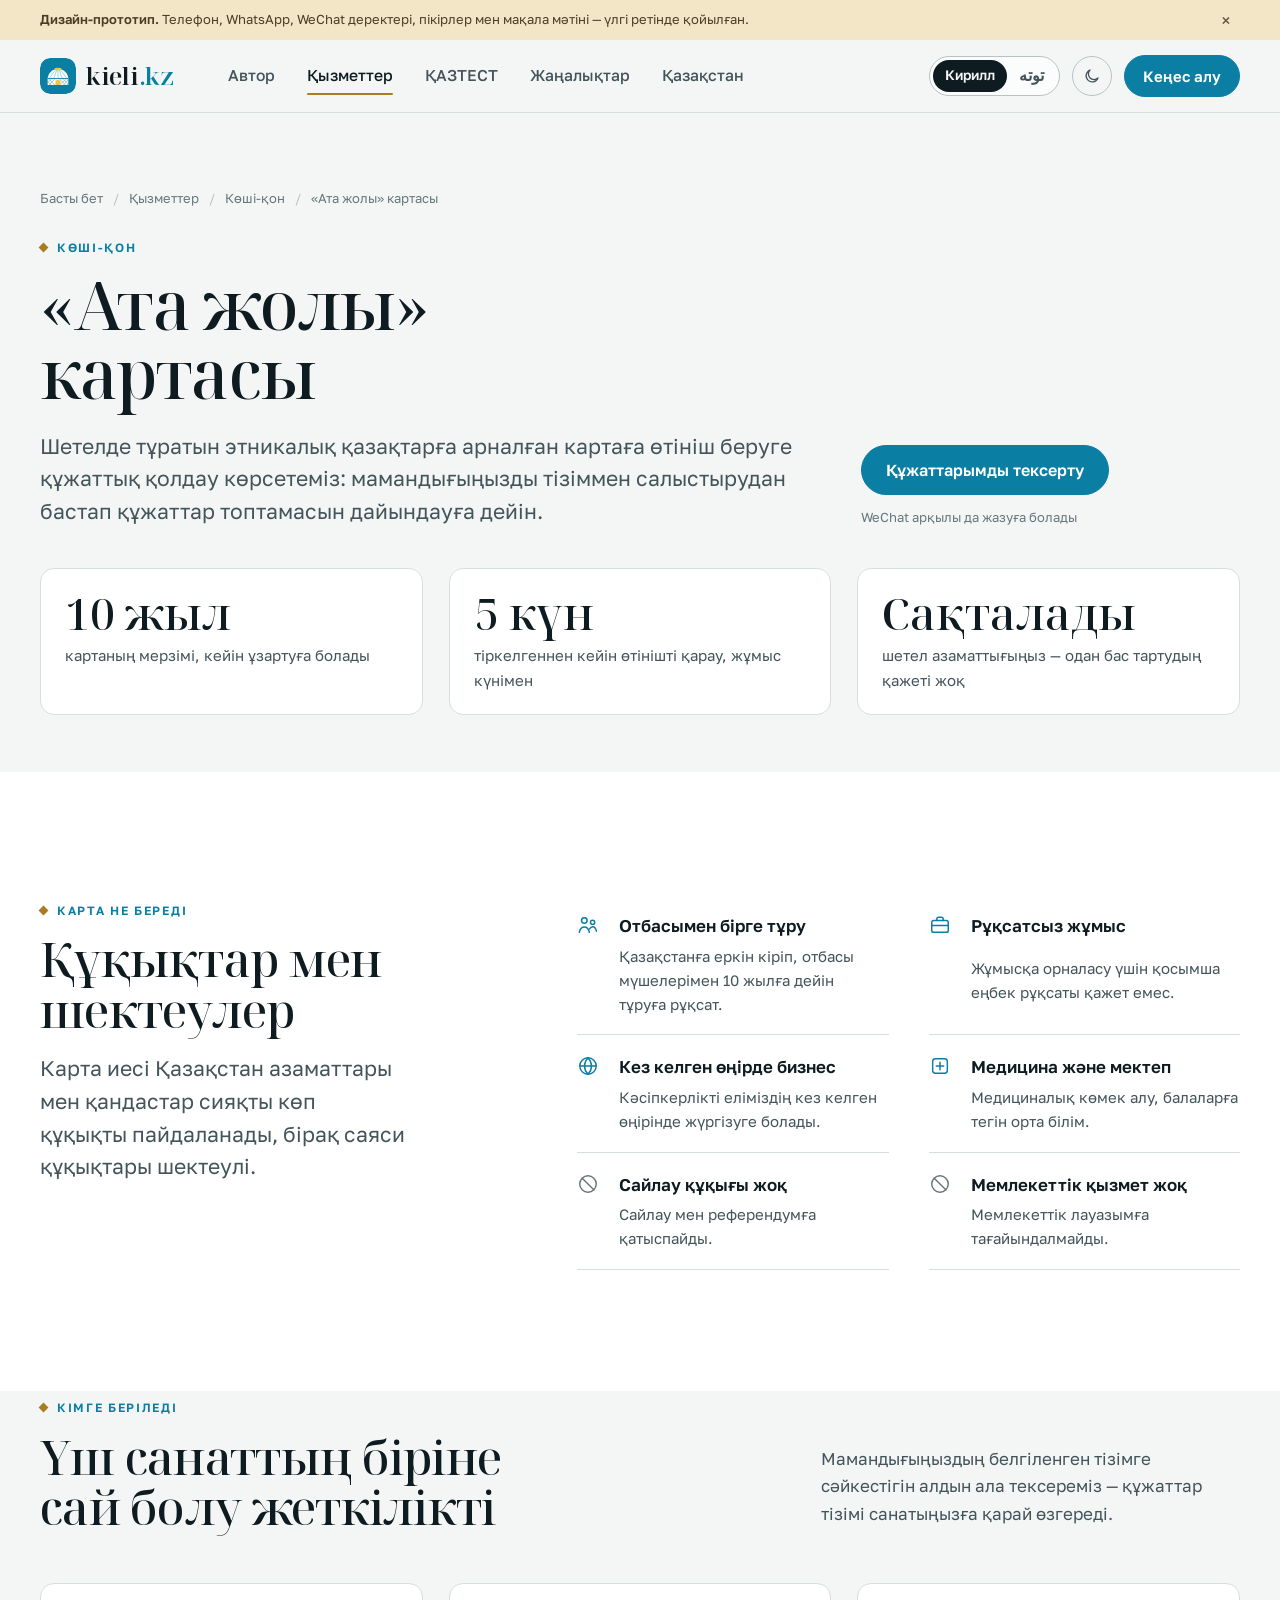
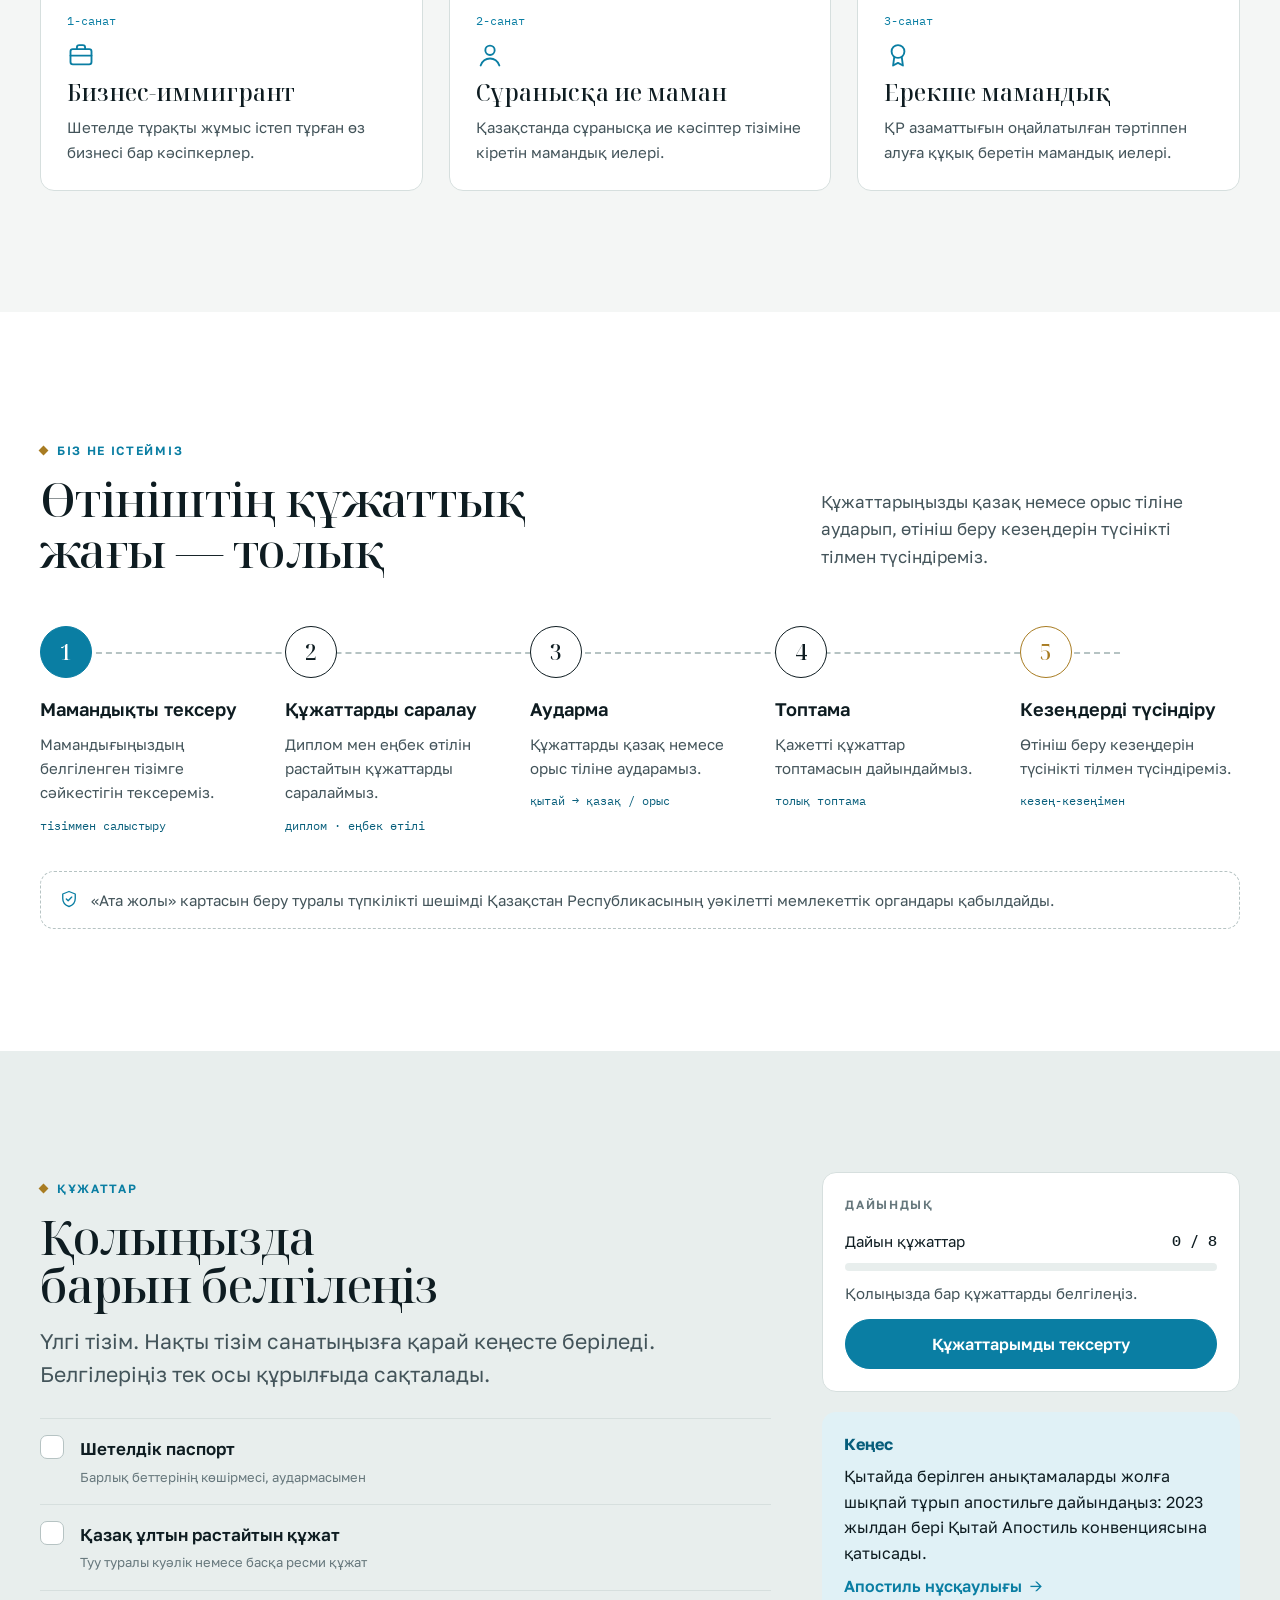
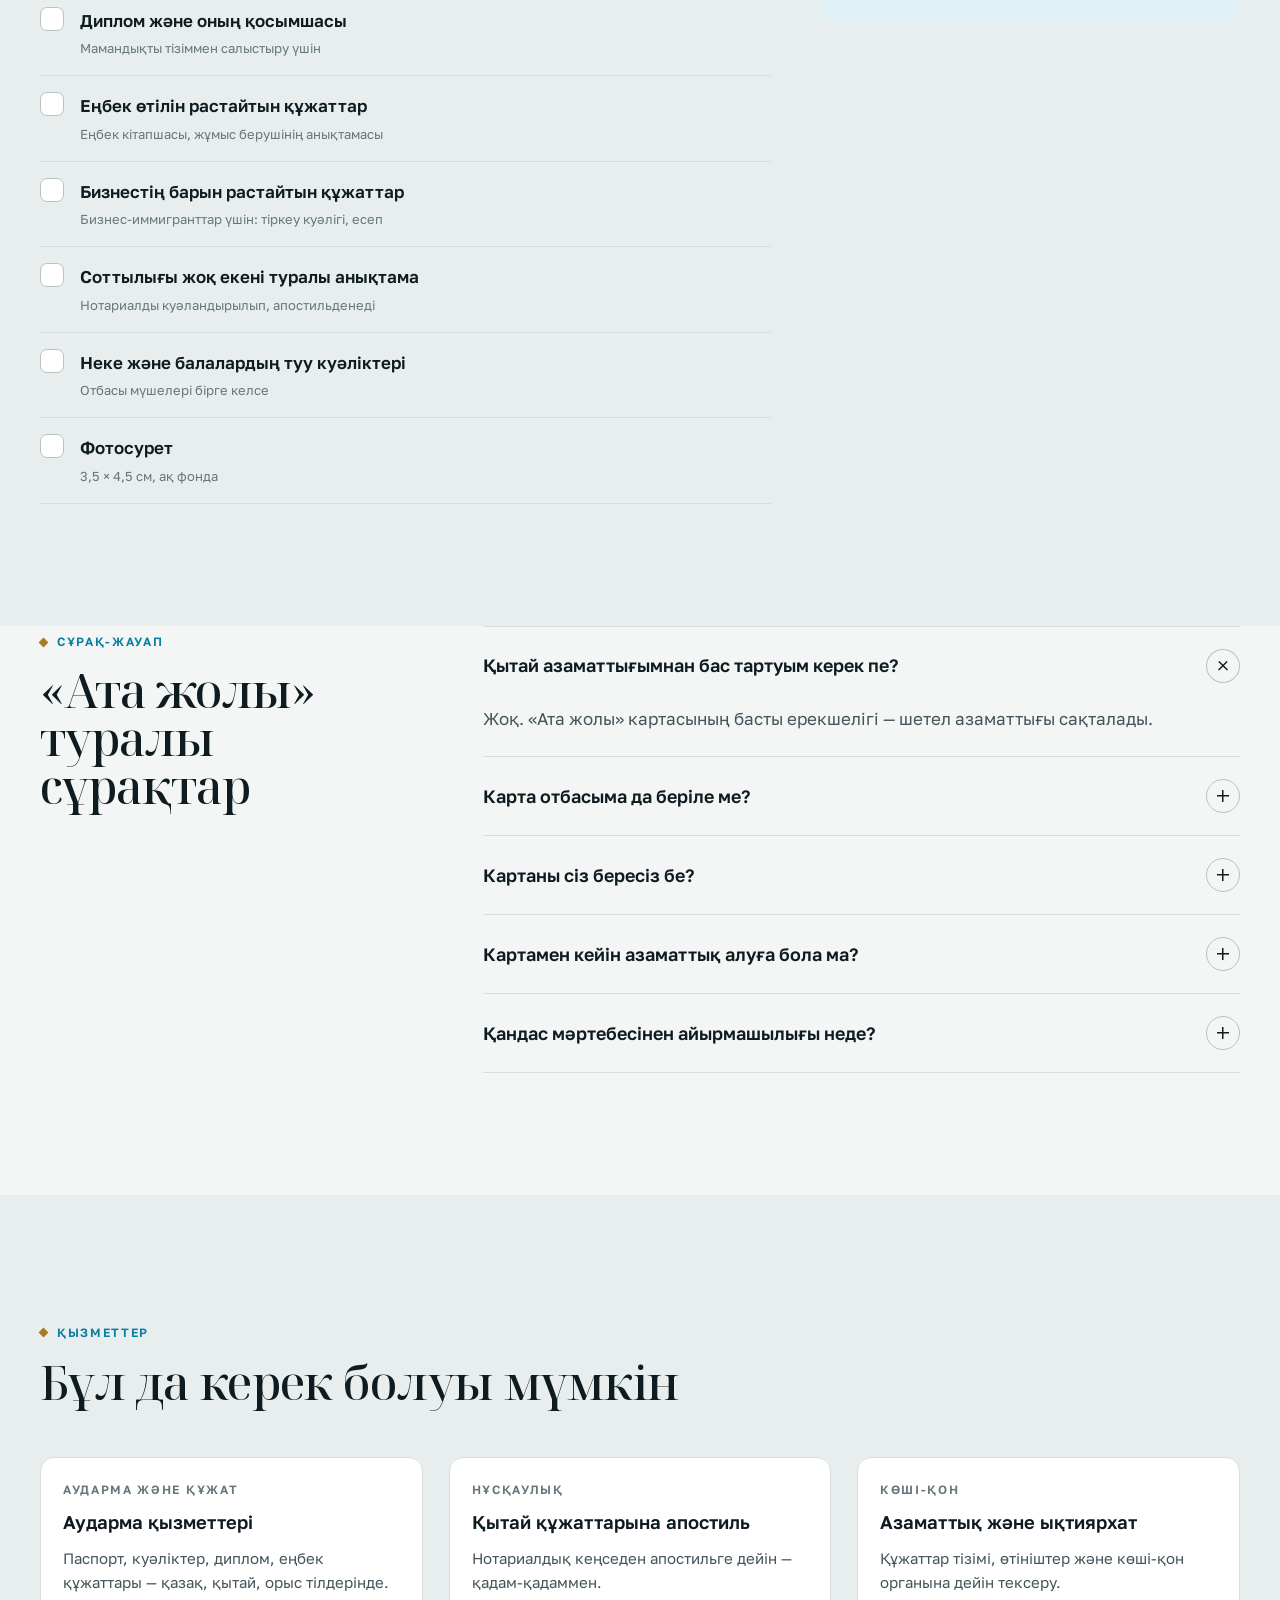
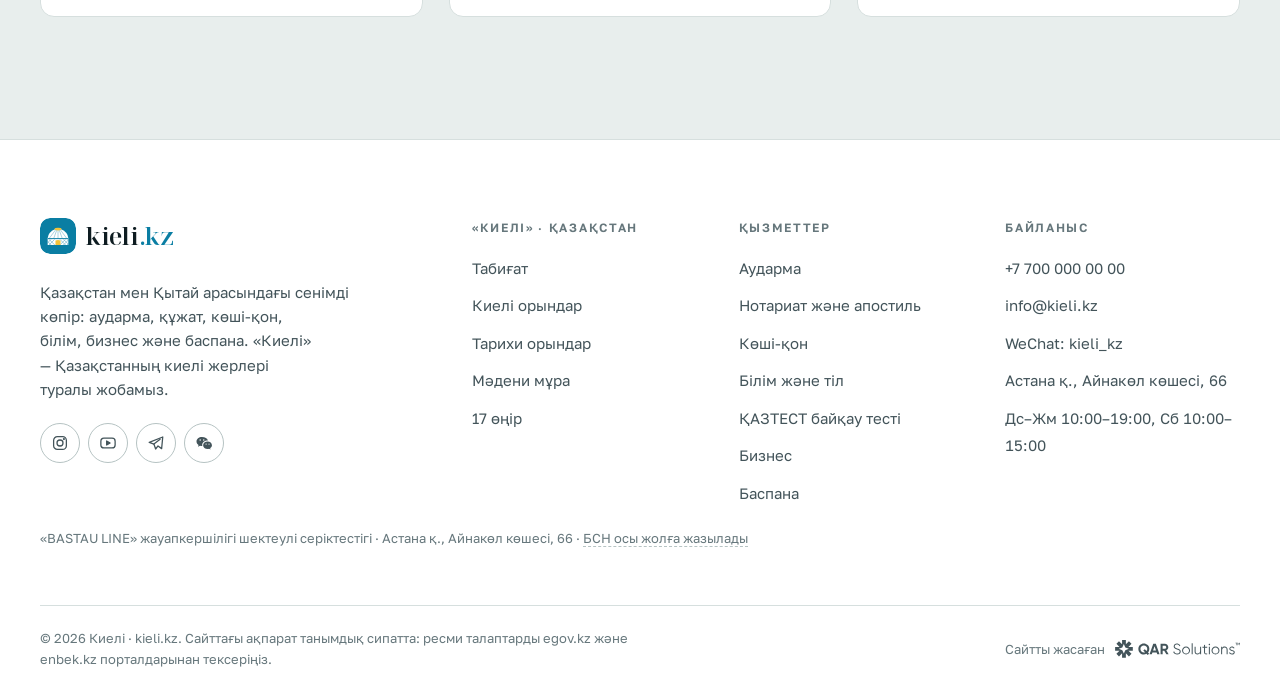
<file: prototype/service.html>
<!doctype html>
<html lang="kk" dir="ltr">
<head>
<meta charset="utf-8">
<meta name="viewport" content="width=device-width, initial-scale=1, viewport-fit=cover">
<title>«Ата жолы» картасы · kieli.kz</title>
<meta name="description" content="Шетелде тұратын этникалық қазақтарға арналған «Ата жолы» картасы: кімге беріледі, не береді және «BASTAU LINE» өтініш беруге қалай көмектеседі.">
<meta name="theme-color" content="#F4F6F5">
<script>/* apply the saved day/night theme and script before first paint */(function(){try{var d=document.documentElement,s=localStorage;if(s.getItem("kieli-theme")==="dark")d.setAttribute("data-theme","dark");if(s.getItem("kieli-script")==="tote"){d.setAttribute("data-script","tote");d.dir="rtl";d.lang="kk-Arab";var l=document.createElement("link");l.rel="stylesheet";l.href="assets/css/tote-font.css?v=260929170924";l.setAttribute("data-tote-font","");document.head.appendChild(l);}}catch(e){}})();</script>
<meta property="og:site_name" content="kieli.kz">
<meta property="og:title" content="«Ата жолы» картасы · BASTAU LINE">
<meta property="og:description" content="Шетелде тұратын этникалық қазақтарға арналған «Ата жолы» картасы: кімге беріледі, не береді және «BASTAU LINE» өтініш беруге қалай көмектеседі.">
<meta property="og:image" content="https://kieli.kz/uploads/thumbnail/20200830123414870_big.jpg">
<meta property="og:type" content="website">
<link rel="icon" href="assets/img/favicon.svg" type="image/svg+xml">
<link rel="preconnect" href="https://fonts.googleapis.com">
<link rel="preconnect" href="https://fonts.gstatic.com" crossorigin>
<link rel="stylesheet" href="https://fonts.googleapis.com/css2?family=Golos+Text:wght@400..700&family=IBM+Plex+Mono:wght@400;500&family=Noto+Serif+Display:ital,wght@0,400..700;1,400..600&display=swap">
<link rel="stylesheet" href="assets/css/kieli.css?v=260929170924">
</head>
<body data-page="service">
<svg width="0" height="0" style="position:absolute" aria-hidden="true" focusable="false">
  <defs>
    <symbol id="i-arrow" viewBox="0 0 24 24"><path d="M5 12h14M13 6l6 6-6 6" fill="none" stroke="currentColor" stroke-width="1.8" stroke-linecap="round" stroke-linejoin="round"/></symbol>
    <symbol id="i-menu" viewBox="0 0 24 24"><path d="M4 7h16M4 12h16M4 17h10" fill="none" stroke="currentColor" stroke-width="1.8" stroke-linecap="round"/></symbol>
    <symbol id="i-close" viewBox="0 0 24 24"><path d="M6 6l12 12M18 6 6 18" fill="none" stroke="currentColor" stroke-width="1.8" stroke-linecap="round"/></symbol>
    <symbol id="i-yurt" viewBox="0 0 24 24"><g fill="none" stroke="currentColor" stroke-width="1.6" stroke-linecap="round" stroke-linejoin="round"><path d="M3.5 20h17M5 20v-6M19 20v-6"/><path d="M4 14c2.5-5 5.2-7.5 8-7.5s5.5 2.5 8 7.5"/><path d="M10 20v-3.5a2 2 0 0 1 4 0V20"/><path d="M10.4 6.9 12 4.6l1.6 2.3"/></g></symbol>
    <symbol id="i-idcard" viewBox="0 0 24 24"><g fill="none" stroke="currentColor" stroke-width="1.6" stroke-linecap="round" stroke-linejoin="round"><rect x="3" y="5" width="18" height="14" rx="2.5"/><circle cx="8.5" cy="10.5" r="2"/><path d="M5.8 15.8c.6-1.4 1.6-2.1 2.7-2.1s2.1.7 2.7 2.1M14 10h4M14 13.5h4"/></g></symbol>
    <symbol id="i-road" viewBox="0 0 24 24"><g fill="none" stroke="currentColor" stroke-width="1.6" stroke-linecap="round" stroke-linejoin="round"><path d="M8.5 21 11 3M15.5 21 13 3"/><path d="M12 7v1.6M12 11.6v1.8M12 16.6v2"/><path d="M4 21h16"/></g></symbol>
    <symbol id="i-passport" viewBox="0 0 24 24"><g fill="none" stroke="currentColor" stroke-width="1.6" stroke-linecap="round" stroke-linejoin="round"><rect x="5" y="3" width="14" height="18" rx="2"/><circle cx="12" cy="10" r="3"/><path d="M9 16.5h6"/></g></symbol>
    <symbol id="i-translate" viewBox="0 0 24 24"><g fill="none" stroke="currentColor" stroke-width="1.6" stroke-linecap="round" stroke-linejoin="round"><path d="M3 6h9M7.5 4v2M5 6c1 3.4 3.4 5.8 6.5 7M10 6c-1 3.4-3.4 5.8-6.5 7"/><path d="M13 20l3.8-8.5L20.6 20M14.3 17.2h5"/></g></symbol>
    <symbol id="i-stamp" viewBox="0 0 24 24"><g fill="none" stroke="currentColor" stroke-width="1.6" stroke-linecap="round" stroke-linejoin="round"><path d="M9.5 3h5v3.5c0 1.6-1 2.6-1 4.3V13h4a2 2 0 0 1 2 2v2.5h-15V15a2 2 0 0 1 2-2h4v-2.2c0-1.7-1-2.7-1-4.3z"/><path d="M5 21h14"/></g></symbol>
    <symbol id="i-seal" viewBox="0 0 24 24"><g fill="none" stroke="currentColor" stroke-width="1.6" stroke-linecap="round" stroke-linejoin="round"><circle cx="12" cy="9" r="5.5"/><path d="M8.6 13.4 7.2 21l4.8-2.4 4.8 2.4-1.4-7.6"/><path d="m9.8 9 1.5 1.5 3-3"/></g></symbol>
    <symbol id="i-cap" viewBox="0 0 24 24"><g fill="none" stroke="currentColor" stroke-width="1.6" stroke-linecap="round" stroke-linejoin="round"><path d="M2.5 9 12 4.5 21.5 9 12 13.5z"/><path d="M6.5 11v4.8c0 1.4 2.5 3 5.5 3s5.5-1.6 5.5-3V11M21.5 9v5.5"/></g></symbol>
    <symbol id="i-check" viewBox="0 0 24 24"><path d="M5 12.5 9.5 17 19 7.5" fill="none" stroke="currentColor" stroke-width="1.9" stroke-linecap="round" stroke-linejoin="round"/></symbol>
    <symbol id="i-check-circle" viewBox="0 0 24 24"><g fill="none" stroke="currentColor" stroke-width="1.6" stroke-linecap="round" stroke-linejoin="round"><circle cx="12" cy="12" r="9"/><path d="m8.2 12.4 2.6 2.6 5-5.3"/></g></symbol>
    <symbol id="i-minus-circle" viewBox="0 0 24 24"><g fill="none" stroke="currentColor" stroke-width="1.6" stroke-linecap="round"><circle cx="12" cy="12" r="9"/><path d="M8 12h8"/></g></symbol>
    <symbol id="i-clock" viewBox="0 0 24 24"><g fill="none" stroke="currentColor" stroke-width="1.6" stroke-linecap="round" stroke-linejoin="round"><circle cx="12" cy="12" r="9"/><path d="M12 7v5l3.2 2"/></g></symbol>
    <symbol id="i-pin" viewBox="0 0 24 24"><g fill="none" stroke="currentColor" stroke-width="1.6" stroke-linecap="round" stroke-linejoin="round"><path d="M12 21s-7-6.1-7-11.4A7 7 0 0 1 19 9.6C19 14.9 12 21 12 21z"/><circle cx="12" cy="9.6" r="2.5"/></g></symbol>
    <symbol id="i-phone" viewBox="0 0 24 24"><path d="M6.6 3.5h2.6l1.4 4-1.9 1.3a11 11 0 0 0 6.5 6.5l1.3-1.9 4 1.4v2.6a2 2 0 0 1-2.2 2A16.5 16.5 0 0 1 4.6 5.7a2 2 0 0 1 2-2.2z" fill="none" stroke="currentColor" stroke-width="1.6" stroke-linejoin="round"/></symbol>
    <symbol id="i-wechat" viewBox="0 0 24 24"><path fill="currentColor" d="M9.3 4C5.2 4 2 6.7 2 10c0 1.9 1 3.5 2.7 4.7L4 17l2.7-1.3c.8.2 1.7.4 2.6.4h.5a5.4 5.4 0 0 1-.2-1.5c0-3.3 3.2-6 7.2-6h.4C16.6 5.8 13.3 4 9.3 4Zm-2.4 3.1a.95.95 0 1 1 0 1.9.95.95 0 0 1 0-1.9Zm4.8 0a.95.95 0 1 1 0 1.9.95.95 0 0 1 0-1.9ZM16.8 10c-3.3 0-6 2.2-6 5s2.7 5 6 5c.7 0 1.3-.1 1.9-.3l2.1 1.1-.6-1.9c1.5-.9 2.4-2.3 2.4-3.9 0-2.8-2.6-5-5.8-5Zm-2 2.6a.8.8 0 1 1 0 1.6.8.8 0 0 1 0-1.6Zm3.9 0a.8.8 0 1 1 0 1.6.8.8 0 0 1 0-1.6Z"/></symbol>
    <symbol id="i-whatsapp" viewBox="0 0 24 24"><g fill="none" stroke="currentColor" stroke-width="1.7" stroke-linecap="round" stroke-linejoin="round"><path d="M12 3a9 9 0 0 0-7.8 13.5L3 21l4.6-1.2A9 9 0 1 0 12 3z"/><path d="M9 8.3c-.3.9 0 2.5 1.4 4.1 1.5 1.7 3.2 2.5 4.3 2.3.5-.1 1-.6 1.2-1.1l-1.9-1-1 .9c-.9-.4-1.9-1.4-2.3-2.3l.9-1-1-1.9c-.6.1-1.4.5-1.6 1z"/></g></symbol>
    <symbol id="i-telegram" viewBox="0 0 24 24"><g fill="none" stroke="currentColor" stroke-width="1.7" stroke-linecap="round" stroke-linejoin="round"><path d="M21 4 3 11.2l6.2 2.2L11.5 20l3.2-4.1 4.8 3.6z"/><path d="m9.2 13.4 8.3-6.4"/></g></symbol>
    <symbol id="i-instagram" viewBox="0 0 24 24"><g fill="none" stroke="currentColor" stroke-width="1.7"><rect x="3.5" y="3.5" width="17" height="17" rx="5"/><circle cx="12" cy="12" r="4"/><circle cx="17.2" cy="6.8" r=".6" fill="currentColor"/></g></symbol>
    <symbol id="i-youtube" viewBox="0 0 24 24"><g fill="none" stroke="currentColor" stroke-width="1.7" stroke-linejoin="round"><rect x="2.5" y="5.5" width="19" height="13" rx="4"/><path d="m10.2 9.3 4.6 2.7-4.6 2.7z" fill="currentColor"/></g></symbol>
    <symbol id="i-douyin" viewBox="0 0 24 24"><path d="M14 3v11.2a3.3 3.3 0 1 1-3.3-3.3M14 3c.4 2.6 2.3 4.4 5 4.6" fill="none" stroke="currentColor" stroke-width="1.8" stroke-linecap="round" stroke-linejoin="round"/></symbol>
    <symbol id="i-link" viewBox="0 0 24 24"><g fill="none" stroke="currentColor" stroke-width="1.7" stroke-linecap="round"><path d="M10 14a4 4 0 0 0 5.7 0l3-3a4 4 0 0 0-5.7-5.7l-1 1"/><path d="M14 10a4 4 0 0 0-5.7 0l-3 3a4 4 0 0 0 5.7 5.7l1-1"/></g></symbol>
    <symbol id="i-map" viewBox="0 0 24 24"><g fill="none" stroke="currentColor" stroke-width="1.6" stroke-linejoin="round"><path d="M9 4 3.5 6v14L9 18l6 2 5.5-2V4L15 6z"/><path d="M9 4v14M15 6v14"/></g></symbol>
    <symbol id="i-360" viewBox="0 0 24 24"><g fill="none" stroke="currentColor" stroke-width="1.6" stroke-linecap="round"><circle cx="12" cy="12" r="9"/><path d="M3 12c0 2.2 4 4 9 4s9-1.8 9-4"/><path d="M12 3c-2.2 2.4-3.5 5.6-3.5 9s1.3 6.6 3.5 9"/></g></symbol>
    <symbol id="i-shield" viewBox="0 0 24 24"><g fill="none" stroke="currentColor" stroke-width="1.6" stroke-linecap="round" stroke-linejoin="round"><path d="M12 3 19.5 6v5.5c0 4.5-3.2 8.2-7.5 9.5-4.3-1.3-7.5-5-7.5-9.5V6z"/><path d="m8.8 11.9 2.2 2.2 4.3-4.4"/></g></symbol>
    <symbol id="i-lang" viewBox="0 0 24 24"><g fill="none" stroke="currentColor" stroke-width="1.6" stroke-linecap="round" stroke-linejoin="round"><path d="M4 5h10a2 2 0 0 1 2 2v5a2 2 0 0 1-2 2H9l-4 3v-3H4a2 2 0 0 1-2-2V7a2 2 0 0 1 2-2z"/><path d="M18 9h2a2 2 0 0 1 2 2v5a2 2 0 0 1-2 2h-1v3l-4-3h-3a2 2 0 0 1-2-2v-.5"/></g></symbol>
    <symbol id="i-tenge" viewBox="0 0 24 24"><g fill="none" stroke="currentColor" stroke-width="1.6" stroke-linecap="round"><circle cx="12" cy="12" r="9"/><path d="M8.3 8h7.4M8.3 11h7.4M12 11v6"/></g></symbol>
    <symbol id="i-doc" viewBox="0 0 24 24"><g fill="none" stroke="currentColor" stroke-width="1.6" stroke-linecap="round" stroke-linejoin="round"><path d="M7 3h7l5 5v13H7a2 2 0 0 1-2-2V5a2 2 0 0 1 2-2z"/><path d="M14 3v5h5M9 13h6M9 17h6"/></g></symbol>
    <symbol id="i-user" viewBox="0 0 24 24"><g fill="none" stroke="currentColor" stroke-width="1.6" stroke-linecap="round"><circle cx="12" cy="8" r="4"/><path d="M4 21c1.5-4 4.5-6 8-6s6.5 2 8 6"/></g></symbol>
    <symbol id="i-briefcase" viewBox="0 0 24 24"><g fill="none" stroke="currentColor" stroke-width="1.6" stroke-linecap="round" stroke-linejoin="round"><rect x="3" y="7" width="18" height="13" rx="2"/><path d="M8.5 7V5.5a2 2 0 0 1 2-2h3a2 2 0 0 1 2 2V7M3 12.5h18"/></g></symbol>
    <symbol id="i-award" viewBox="0 0 24 24"><g fill="none" stroke="currentColor" stroke-width="1.6" stroke-linecap="round" stroke-linejoin="round"><circle cx="12" cy="9" r="5.5"/><path d="M8.8 13.6 7.8 21l4.2-2.2 4.2 2.2-1-7.4"/></g></symbol>
    <symbol id="i-hospital" viewBox="0 0 24 24"><g fill="none" stroke="currentColor" stroke-width="1.6" stroke-linecap="round" stroke-linejoin="round"><rect x="4" y="4" width="16" height="16" rx="3"/><path d="M12 8v8M8 12h8"/></g></symbol>
    <symbol id="i-globe" viewBox="0 0 24 24"><g fill="none" stroke="currentColor" stroke-width="1.6"><circle cx="12" cy="12" r="9"/><path d="M3 12h18M12 3c2.5 2.7 3.8 5.7 3.8 9s-1.3 6.3-3.8 9c-2.5-2.7-3.8-5.7-3.8-9S9.5 5.7 12 3z"/></g></symbol>
    <symbol id="i-family" viewBox="0 0 24 24"><g fill="none" stroke="currentColor" stroke-width="1.6" stroke-linecap="round"><circle cx="8" cy="7" r="3"/><circle cx="17" cy="9" r="2.3"/><path d="M2.5 20c.8-3.8 3-5.8 5.5-5.8s4.7 2 5.5 5.8M13.8 16.2c.8-1.6 1.9-2.4 3.2-2.4 2 0 3.6 1.9 4.2 5"/></g></symbol>
    <symbol id="i-ban" viewBox="0 0 24 24"><g fill="none" stroke="currentColor" stroke-width="1.6" stroke-linecap="round"><circle cx="12" cy="12" r="9"/><path d="m5.7 5.7 12.6 12.6"/></g></symbol>
    <symbol id="i-home" viewBox="0 0 24 24"><g fill="none" stroke="currentColor" stroke-width="1.6" stroke-linecap="round" stroke-linejoin="round"><path d="M3.5 11 12 4l8.5 7"/><path d="M5.5 9.5V20h13V9.5"/><path d="M10 20v-5h4v5"/></g></symbol>
    <symbol id="i-bridge" viewBox="0 0 24 24"><g fill="none" stroke="currentColor" stroke-width="1.6" stroke-linecap="round" stroke-linejoin="round"><path d="M2.5 16.5h19"/><path d="M3 12.5c3.2-4.6 14.8-4.6 18 0"/><path d="M7 16.5v-5.2M12 16.5V8.8M17 16.5v-5.2"/><path d="M4.5 16.5V20M19.5 16.5V20"/></g></symbol>
    <symbol id="i-book" viewBox="0 0 24 24"><g fill="none" stroke="currentColor" stroke-width="1.6" stroke-linecap="round" stroke-linejoin="round"><path d="M4 5.5A2.5 2.5 0 0 1 6.5 3H20v15H6.5A2.5 2.5 0 0 0 4 20.5z"/><path d="M4 20.5A2.5 2.5 0 0 0 6.5 23H20v-5"/><path d="M8.5 7.5h7M8.5 11h5"/></g></symbol>
    <symbol id="i-sun" viewBox="0 0 24 24"><g fill="none" stroke="currentColor" stroke-width="1.7" stroke-linecap="round"><circle cx="12" cy="12" r="4.2"/><path d="M12 2.5v2.2M12 19.3v2.2M4.6 4.6l1.6 1.6M17.8 17.8l1.6 1.6M2.5 12h2.2M19.3 12h2.2M4.6 19.4l1.6-1.6M17.8 6.2l1.6-1.6"/></g></symbol>
    <symbol id="i-moon" viewBox="0 0 24 24"><path d="M20 14.6A8.2 8.2 0 1 1 9.4 4a6.6 6.6 0 0 0 10.6 10.6z" fill="none" stroke="currentColor" stroke-width="1.7" stroke-linejoin="round"/></symbol>
    <symbol id="i-car" viewBox="0 0 24 24"><g fill="none" stroke="currentColor" stroke-width="1.6" stroke-linecap="round" stroke-linejoin="round"><path d="M4 15.5 5.6 10a2 2 0 0 1 1.9-1.4h9a2 2 0 0 1 1.9 1.4L20 15.5"/><rect x="3" y="15.5" width="18" height="3.6" rx="1.5"/><path d="M6.5 19.1v1.6M17.5 19.1v1.6M7 17.3h.01M17 17.3h.01"/></g></symbol>
    <symbol id="i-rings" viewBox="0 0 24 24"><g fill="none" stroke="currentColor" stroke-width="1.6" stroke-linecap="round" stroke-linejoin="round"><circle cx="9" cy="14.5" r="5"/><circle cx="15" cy="14.5" r="5"/><path d="M10.6 6.2 12 4.5l1.4 1.7L12 8z"/></g></symbol>
    <symbol id="i-pen" viewBox="0 0 24 24"><g fill="none" stroke="currentColor" stroke-width="1.6" stroke-linecap="round" stroke-linejoin="round"><path d="M4 20h4L19 9a2.1 2.1 0 0 0-3-3L5 17z"/><path d="m14.5 7.5 3 3M13 20h7"/></g></symbol>
    <symbol id="i-building" viewBox="0 0 24 24"><g fill="none" stroke="currentColor" stroke-width="1.6" stroke-linecap="round" stroke-linejoin="round"><rect x="5" y="3.5" width="14" height="17" rx="1.5"/><path d="M9 7.5h2M13 7.5h2M9 11h2M13 11h2M9 14.5h2M13 14.5h2M10.5 20.5v-3h3v3"/></g></symbol>
    <symbol id="i-headphones" viewBox="0 0 24 24"><g fill="none" stroke="currentColor" stroke-width="1.6" stroke-linecap="round" stroke-linejoin="round"><path d="M4 15v-3a8 8 0 0 1 16 0v3"/><path d="M4 15h2.5a1 1 0 0 1 1 1v3a1 1 0 0 1-1 1H5a1 1 0 0 1-1-1zM20 15h-2.5a1 1 0 0 0-1 1v3a1 1 0 0 0 1 1H19a1 1 0 0 0 1-1z"/></g></symbol><symbol id="i-search" viewBox="0 0 24 24"><g fill="none" stroke="currentColor" stroke-width="1.6" stroke-linecap="round"><circle cx="10.5" cy="10.5" r="6.5"/><path d="m15.5 15.5 5 5"/></g></symbol><symbol id="i-search-doc" viewBox="0 0 24 24"><g fill="none" stroke="currentColor" stroke-width="1.6" stroke-linecap="round" stroke-linejoin="round"><path d="M12.5 3H7a2 2 0 0 0-2 2v14a2 2 0 0 0 2 2h4.5"/><path d="M12.5 3 18 8.5V11"/><circle cx="16" cy="16" r="3"/><path d="m18.2 18.2 2.3 2.3"/></g></symbol>
    <symbol id="i-plane" viewBox="0 0 24 24"><g fill="none" stroke="currentColor" stroke-width="1.6" stroke-linecap="round" stroke-linejoin="round"><path d="M21 15.5 13.5 11V5.6a1.5 1.5 0 0 0-3 0V11L3 15.5v2l7.5-2.2V19l-2 1.4V22l3.5-1 3.5 1v-1.6l-2-1.4v-3.7l7.5 2.2z"/></g></symbol>
    <symbol id="i-key" viewBox="0 0 24 24"><g fill="none" stroke="currentColor" stroke-width="1.6" stroke-linecap="round" stroke-linejoin="round"><circle cx="8" cy="15.5" r="4"/><path d="M10.9 12.6 19 4.5M15.8 7.7l2.4 2.4M13.7 9.8l1.9 1.9"/></g></symbol>
    <symbol id="i-ornament" viewBox="0 0 24 24"><g fill="none" stroke="currentColor" stroke-width="1.6" stroke-linecap="round" stroke-linejoin="round"><path d="M12 20c0-6-4.5-9-7-6.5S5.4 18.4 7.6 16.3M12 20c0-6 4.5-9 7-6.5s-.4 4.9-2.6 2.8"/><path d="M12 20v-8.5M9.2 7.6 12 4l2.8 3.6L12 11z"/></g></symbol>
    <symbol id="i-info" viewBox="0 0 24 24"><g fill="none" stroke="currentColor" stroke-width="1.6" stroke-linecap="round" stroke-linejoin="round"><circle cx="12" cy="12" r="9"/><path d="M12 11v5.2M12 7.8h.01"/></g></symbol>
  </defs>
</svg>
<a class="skip" href="#main">Негізгі мазмұнға өту</a>
<div class="proto-bar" data-proto-bar>
  <div class="wrap proto-bar__in">
    <p><b>Дизайн-прототип.</b> Телефон, WhatsApp, WeChat деректері, пікірлер мен мақала мәтіні — үлгі ретінде қойылған.</p>
    <button type="button" class="proto-bar__x" data-proto-close aria-label="Ескертуді жабу">×</button>
  </div>
</div>
<header class="site-header" data-header>
  <div class="wrap site-header__in">
    <a class="brand" href="index.html" aria-label="kieli.kz — басты бет">
      <img class="brand__logo" src="assets/img/logo.svg" alt="" width="36" height="36">
      <span class="brand__word brand__word--site" translate="no" dir="ltr">kieli<span class="brand__tld">.kz</span></span>
    </a>
    <nav class="nav" aria-label="Негізгі мәзір">
      <a href="author.html" data-nav="author">Автор</a>
      <a href="services.html" data-nav="services">Қызметтер</a>
      <a href="kaztest.html" data-nav="kaztest">ҚАЗТЕСТ</a>
      <a href="articles.html" data-nav="articles">Жаңалықтар</a>
      <a href="kazakhstan.html" data-nav="kazakhstan">Қазақстан</a>
    </nav>
    <div class="header-tools">
      <div class="script-switch" role="group" aria-label="Жазу түрі">
        <button type="button" data-script-btn="cyr" aria-pressed="true" translate="no">Кирилл</button>
        <button type="button" data-script-btn="tote" aria-pressed="false" lang="kk-Arab" dir="rtl" translate="no">توتە</button>
      </div>
      <button type="button" class="theme-toggle" data-theme-toggle aria-pressed="false" aria-label="Түнгі режимге ауысу" title="Түнгі режимге ауысу">
        <svg class="i-moon" aria-hidden="true"><use href="#i-moon"/></svg><svg class="i-sun" aria-hidden="true"><use href="#i-sun"/></svg>
      </button>
      <button type="button" class="btn btn--primary btn--sm" data-consult>Кеңес алу</button>
      <button type="button" class="nav-toggle" data-nav-toggle aria-expanded="false" aria-controls="mnav" aria-label="Мәзірді ашу">
        <svg aria-hidden="true"><use href="#i-menu"/></svg>
      </button>
    </div>
  </div>
</header>
<div class="mnav" id="mnav" hidden>
  <div class="mnav__top">
    <a class="brand" href="index.html" aria-label="kieli.kz — басты бет">
      <img class="brand__logo" src="assets/img/logo.svg" alt="" width="36" height="36">
      <span class="brand__word brand__word--site" translate="no" dir="ltr">kieli<span class="brand__tld">.kz</span></span>
    </a>
    <button type="button" class="icon-btn" data-nav-close aria-label="Мәзірді жабу"><svg aria-hidden="true"><use href="#i-close"/></svg></button>
  </div>
  <nav class="mnav__links" aria-label="Мобильді мәзір">
    <a href="index.html">Басты бет <small>BASTAU LINE</small></a>
    <a href="author.html">Автор <small>Омар Бекмұрат</small></a>
    <a href="services.html">Қызметтер <small>6 бағыт</small></a>
    <a href="kaztest.html">ҚАЗТЕСТ <small>байқау тестілеуі</small></a>
    <a href="articles.html">Жаңалықтар <small>мақалалар, нұсқаулықтар</small></a>
    <a href="kazakhstan.html">Қазақстан <small>187 нысан</small></a>
  </nav>
  <div class="mnav__foot">
    <div class="mnav__row">
    <div class="script-switch" role="group" aria-label="Жазу түрі">
      <button type="button" data-script-btn="cyr" aria-pressed="true" translate="no">Кирилл</button>
      <button type="button" data-script-btn="tote" aria-pressed="false" lang="kk-Arab" dir="rtl" translate="no">توتە</button>
    </div>
    <button type="button" class="theme-toggle theme-toggle--wide" data-theme-toggle aria-pressed="false">
      <svg class="i-moon" aria-hidden="true"><use href="#i-moon"/></svg><svg class="i-sun" aria-hidden="true"><use href="#i-sun"/></svg><span class="theme-toggle__t">Түнгі режим</span>
    </button>
    </div>
    <button type="button" class="btn btn--primary btn--block" data-consult>Кеңес алу</button>
  </div>
</div>

<main id="main">
  <section class="page-head">
    <div class="wrap">
      <ol class="crumbs" aria-label="Сайттағы орныңыз"><li><a href="index.html">Басты бет</a></li><li><a href="services.html">Қызметтер</a></li><li><a href="services.html#s-migration">Көші-қон</a></li><li>«Ата жолы» картасы</li></ol>
      <div class="service-head">
        <div>
          <p class="eyebrow">Көші-қон</p>
          <h1 class="page-title">«Ата жолы» картасы</h1>
          <p class="lead">Шетелде тұратын этникалық қазақтарға арналған картаға өтініш беруге құжаттық қолдау көрсетеміз: мамандығыңызды тізіммен салыстырудан бастап құжаттар топтамасын дайындауға дейін.</p>
        </div>
        <div class="service-head__cta">
          <button type="button" class="btn btn--primary" data-consult="migration:atazholy">Құжаттарымды тексерту</button>
          <p>WeChat арқылы да жазуға болады</p>
        </div>
      </div>
      <div class="keyfacts">
        <div class="keyfact"><b>10 жыл</b><span>картаның мерзімі, кейін ұзартуға болады</span></div>
        <div class="keyfact"><b>5 күн</b><span>тіркелгеннен кейін өтінішті қарау, жұмыс күнімен</span></div>
        <div class="keyfact"><b>Сақталады</b><span>шетел азаматтығыңыз — одан бас тартудың қажеті жоқ</span></div>
      </div>
    </div>
  </section>

  <section class="section section--paper" aria-labelledby="ben-title">
    <div class="wrap split">
      <div>
        <p class="eyebrow">Карта не береді</p>
        <h2 id="ben-title">Құқықтар мен шектеулер</h2>
        <p class="lead">Карта иесі Қазақстан азаматтары мен қандастар сияқты көп құқықты пайдаланады, бірақ саяси құқықтары шектеулі.</p>
      </div>
      <div class="benefits">
        <div class="benefit"><svg aria-hidden="true"><use href="#i-family"/></svg><b>Отбасымен бірге тұру</b><p>Қазақстанға еркін кіріп, отбасы мүшелерімен 10 жылға дейін тұруға рұқсат.</p></div>
        <div class="benefit"><svg aria-hidden="true"><use href="#i-briefcase"/></svg><b>Рұқсатсыз жұмыс</b><p>Жұмысқа орналасу үшін қосымша еңбек рұқсаты қажет емес.</p></div>
        <div class="benefit"><svg aria-hidden="true"><use href="#i-globe"/></svg><b>Кез келген өңірде бизнес</b><p>Кәсіпкерлікті еліміздің кез келген өңірінде жүргізуге болады.</p></div>
        <div class="benefit"><svg aria-hidden="true"><use href="#i-hospital"/></svg><b>Медицина және мектеп</b><p>Медициналық көмек алу, балаларға тегін орта білім.</p></div>
        <div class="benefit benefit--no"><svg aria-hidden="true"><use href="#i-ban"/></svg><b>Сайлау құқығы жоқ</b><p>Сайлау мен референдумға қатыспайды.</p></div>
        <div class="benefit benefit--no"><svg aria-hidden="true"><use href="#i-ban"/></svg><b>Мемлекеттік қызмет жоқ</b><p>Мемлекеттік лауазымға тағайындалмайды.</p></div>
      </div>
    </div>
  </section>

  <section class="section" aria-labelledby="who-title">
    <div class="wrap">
      <header class="sec-head">
        <div>
          <p class="eyebrow">Кімге беріледі</p>
          <h2 id="who-title">Үш санаттың біріне сай болу жеткілікті</h2>
        </div>
        <div class="sec-head__aside"><p>Мамандығыңыздың белгіленген тізімге сәйкестігін алдын ала тексереміз — құжаттар тізімі санатыңызға қарай өзгереді.</p></div>
      </header>
      <div class="who">
        <div class="who__card"><span class="n">1-санат</span><svg aria-hidden="true" width="28" height="28" style="color:var(--kok)"><use href="#i-briefcase"/></svg><h3>Бизнес-иммигрант</h3><p>Шетелде тұрақты жұмыс істеп тұрған өз бизнесі бар кәсіпкерлер.</p></div>
        <div class="who__card"><span class="n">2-санат</span><svg aria-hidden="true" width="28" height="28" style="color:var(--kok)"><use href="#i-user"/></svg><h3>Сұранысқа ие маман</h3><p>Қазақстанда сұранысқа ие кәсіптер тізіміне кіретін мамандық иелері.</p></div>
        <div class="who__card"><span class="n">3-санат</span><svg aria-hidden="true" width="28" height="28" style="color:var(--kok)"><use href="#i-award"/></svg><h3>Ерекше мамандық</h3><p>ҚР азаматтығын оңайлатылған тәртіппен алуға құқық беретін мамандық иелері.</p></div>
      </div>
    </div>
  </section>

  <section class="section section--paper" aria-labelledby="steps-title">
    <div class="wrap">
      <header class="sec-head">
        <div>
          <p class="eyebrow">Біз не істейміз</p>
          <h2 id="steps-title">Өтініштің құжаттық жағы — толық</h2>
        </div>
        <div class="sec-head__aside"><p>Құжаттарыңызды қазақ немесе орыс тіліне аударып, өтініш беру кезеңдерін түсінікті тілмен түсіндіреміз.</p></div>
      </header>
      <ol class="route">
        <li class="route__step"><span class="route__n">1</span><h3 class="route__t">Мамандықты тексеру</h3><p class="route__d">Мамандығыңыздың белгіленген тізімге сәйкестігін тексереміз.</p><span class="route__time">тізіммен салыстыру</span></li>
        <li class="route__step"><span class="route__n">2</span><h3 class="route__t">Құжаттарды саралау</h3><p class="route__d">Диплом мен еңбек өтілін растайтын құжаттарды саралаймыз.</p><span class="route__time">диплом · еңбек өтілі</span></li>
        <li class="route__step"><span class="route__n">3</span><h3 class="route__t">Аударма</h3><p class="route__d">Құжаттарды қазақ немесе орыс тіліне аударамыз.</p><span class="route__time">қытай → қазақ / орыс</span></li>
        <li class="route__step"><span class="route__n">4</span><h3 class="route__t">Топтама</h3><p class="route__d">Қажетті құжаттар топтамасын дайындаймыз.</p><span class="route__time">толық топтама</span></li>
        <li class="route__step"><span class="route__n">5</span><h3 class="route__t">Кезеңдерді түсіндіру</h3><p class="route__d">Өтініш беру кезеңдерін түсінікті тілмен түсіндіреміз.</p><span class="route__time">кезең-кезеңімен</span></li>
      </ol>
      <p class="catalog__note" style="margin-block-start:36px"><svg aria-hidden="true"><use href="#i-shield"/></svg><span>«Ата жолы» картасын беру туралы түпкілікті шешімді Қазақстан Республикасының уәкілетті мемлекеттік органдары қабылдайды.</span></p>
    </div>
  </section>

  <section class="section section--tint" aria-labelledby="docs-title">
    <div class="wrap checklist-wrap">
      <div>
        <p class="eyebrow">Құжаттар</p>
        <h2 class="page-title" style="font-size:var(--fs-h2)" id="docs-title">Қолыңызда барын белгілеңіз</h2>
        <p class="lead" style="margin-block:16px 28px">Үлгі тізім. Нақты тізім санатыңызға қарай кеңесте беріледі. Белгілеріңіз тек осы құрылғыда сақталады.</p>
        <div class="checklist" id="checklist">
          <label for="d1"><input type="checkbox" id="d1"><b>Шетелдік паспорт</b><small>Барлық беттерінің көшірмесі, аудармасымен</small></label>
          <label for="d2"><input type="checkbox" id="d2"><b>Қазақ ұлтын растайтын құжат</b><small>Туу туралы куәлік немесе басқа ресми құжат</small></label>
          <label for="d3"><input type="checkbox" id="d3"><b>Диплом және оның қосымшасы</b><small>Мамандықты тізіммен салыстыру үшін</small></label>
          <label for="d4"><input type="checkbox" id="d4"><b>Еңбек өтілін растайтын құжаттар</b><small>Еңбек кітапшасы, жұмыс берушінің анықтамасы</small></label>
          <label for="d5"><input type="checkbox" id="d5"><b>Бизнестің барын растайтын құжаттар</b><small>Бизнес-иммигранттар үшін: тіркеу куәлігі, есеп</small></label>
          <label for="d6"><input type="checkbox" id="d6"><b>Соттылығы жоқ екені туралы анықтама</b><small>Нотариалды куәландырылып, апостильденеді</small></label>
          <label for="d7"><input type="checkbox" id="d7"><b>Неке және балалардың туу куәліктері</b><small>Отбасы мүшелері бірге келсе</small></label>
          <label for="d8"><input type="checkbox" id="d8"><b>Фотосурет</b><small>3,5 × 4,5 см, ақ фонда</small></label>
        </div>
      </div>
      <aside class="aside">
        <div class="panel">
          <h3>Дайындық</h3>
          <div class="progress">
            <div class="progress__txt"><span>Дайын құжаттар</span><b id="ck-n">0 / 8</b></div>
            <div class="progress__bar"><i id="ck-bar"></i></div>
            <p id="ck-msg" style="color:var(--ink-2);font-size:var(--fs-sm)">Қолыңызда бар құжаттарды белгілеңіз.</p>
          </div>
          <button type="button" class="btn btn--primary btn--block" data-consult="migration:atazholy">Құжаттарымды тексерту</button>
        </div>
        <div class="callout">
          <b>Кеңес</b>
          <span>Қытайда берілген анықтамаларды жолға шықпай тұрып апостильге дайындаңыз: 2023 жылдан бері Қытай Апостиль конвенциясына қатысады.</span>
          <a class="link-arrow" href="article.html">Апостиль нұсқаулығы</a>
        </div>
      </aside>
    </div>
  </section>

  <section class="section" aria-labelledby="faq-title">
    <div class="wrap faq-layout">
      <header>
        <p class="eyebrow">Сұрақ-жауап</p>
        <h2 class="page-title" style="font-size:var(--fs-h2)" id="faq-title">«Ата жолы» туралы сұрақтар</h2>
      </header>
      <div class="faq">
        <details open><summary>Қытай азаматтығымнан бас тартуым керек пе?</summary><div class="faq__a"><p>Жоқ. «Ата жолы» картасының басты ерекшелігі — шетел азаматтығы сақталады.</p></div></details>
        <details><summary>Карта отбасыма да беріле ме?</summary><div class="faq__a"><p>Иә, отбасы мүшелеріңіз де сізбен бірге Қазақстанда тұра алады. Олардың құжаттарын да дайындауға көмектесеміз.</p></div></details>
        <details><summary>Картаны сіз бересіз бе?</summary><div class="faq__a"><p>Жоқ. Түпкілікті шешімді ҚР уәкілетті мемлекеттік органдары қабылдайды. Біз құжаттарыңыздың дұрыс, толық және талапқа сай болуына көмектесеміз.</p></div></details>
        <details><summary>Картамен кейін азаматтық алуға бола ма?</summary><div class="faq__a"><p>Иә, қаласаңыз. Бірақ карта иесі үшін азаматтық алу міндетті емес.</p></div></details>
        <details><summary>Қандас мәртебесінен айырмашылығы неде?</summary><div class="faq__a"><p>Қандас мәртебесі біржола көшіп, кейін азамат болатындарға арналған және 1 жылға беріледі. «Ата жолы» — азаматтығын сақтап, Қазақстанда ұзақ тұрып, жұмыс істейтіндерге.</p><p><a class="link-arrow" href="services.html#cmp-title">Салыстыру кестесі</a></p></div></details>
      </div>
    </div>
  </section>

  <section class="section section--tint" aria-labelledby="rel-title">
    <div class="wrap">
      <header class="sec-head"><div><p class="eyebrow">Қызметтер</p><h2 id="rel-title">Бұл да керек болуы мүмкін</h2></div></header>
      <div class="related">
        <a class="rel" href="services.html#s-translate"><span class="rel__k">Аударма және құжат</span><span class="rel__t">Аударма қызметтері</span><p>Паспорт, куәліктер, диплом, еңбек құжаттары — қазақ, қытай, орыс тілдерінде.</p></a>
        <a class="rel" href="article.html"><span class="rel__k">Нұсқаулық</span><span class="rel__t">Қытай құжаттарына апостиль</span><p>Нотариалдық кеңседен апостильге дейін — қадам-қадаммен.</p></a>
        <a class="rel" href="services.html#s-migration"><span class="rel__k">Көші-қон</span><span class="rel__t">Азаматтық және ықтиярхат</span><p>Құжаттар тізімі, өтініштер және көші-қон органына дейін тексеру.</p></a>
      </div>
    </div>
  </section>
</main>

<footer class="site-footer">
  <div class="wrap">
    <div class="footer-top">
      <div class="footer-brand">
        <a class="brand" href="index.html" aria-label="kieli.kz — басты бет">
          <img class="brand__logo" src="assets/img/logo.svg" alt="" width="36" height="36">
          <span class="brand__word brand__word--site" translate="no" dir="ltr">kieli<span class="brand__tld">.kz</span></span>
        </a>
        <p>Қазақстан мен Қытай арасындағы сенімді көпір: аударма, құжат, көші-қон, білім, бизнес және баспана. «Киелі» — Қазақстанның киелі жерлері туралы жобамыз.</p>
        <div class="social" aria-label="Әлеуметтік желілер">
          <a href="https://www.instagram.com/kieli.kz/" aria-label="Instagram"><svg aria-hidden="true"><use href="#i-instagram"/></svg></a>
          <a href="https://www.youtube.com/channel/UC_xIe4fWBkqrYs73IpfWshQ" aria-label="YouTube"><svg aria-hidden="true"><use href="#i-youtube"/></svg></a>
          <a href="https://t.me/kieli.kz" aria-label="Telegram"><svg aria-hidden="true"><use href="#i-telegram"/></svg></a>
          <button type="button" class="social-btn" data-consult aria-label="WeChat"><svg aria-hidden="true"><use href="#i-wechat"/></svg></button>
        </div>
      </div>
      <nav class="footer-cols" aria-label="Сайт картасы">
        <div>
          <h3>«Киелі» · Қазақстан</h3>
          <ul>
            <li><a href="kazakhstan.html#places">Табиғат</a></li>
            <li><a href="kazakhstan.html#places">Киелі орындар</a></li>
            <li><a href="kazakhstan.html#places">Тарихи орындар</a></li>
            <li><a href="kazakhstan.html#mura">Мәдени мұра</a></li>
            <li><a href="kazakhstan.html#atlas">17 өңір</a></li>
          </ul>
        </div>
        <div>
          <h3>Қызметтер</h3>
          <ul>
            <li><a href="services.html#s-translate">Аударма</a></li>
            <li><a href="services.html#s-notary">Нотариат және апостиль</a></li>
            <li><a href="services.html#s-migration">Көші-қон</a></li>
            <li><a href="services.html#s-education">Білім және тіл</a></li>
            <li><a href="kaztest.html">ҚАЗТЕСТ байқау тесті</a></li>
            <li><a href="services.html#s-business">Бизнес</a></li>
            <li><a href="services.html#s-housing">Баспана</a></li>
          </ul>
        </div>
        <div>
          <h3>Байланыс</h3>
          <ul>
            <li><a href="tel:+77000000000"><span class="ltr">+7 700 000 00 00</span></a></li>
            <li><a href="mailto:info@kieli.kz"><span class="ltr">info@kieli.kz</span></a></li>
            <li><span class="footer-plain">WeChat: <span class="ltr">kieli_kz</span></span></li>
            <li><span class="footer-plain">Астана қ., Айнакөл көшесі, 66</span></li>
            <li><span class="footer-plain">Дс–Жм <span class="tnum">10:00–19:00</span>, Сб <span class="tnum">10:00–15:00</span></span></li>
          </ul>
        </div>
      </nav>
    </div>
    <div class="footer-legal">
      <span>«BASTAU LINE» жауапкершілігі шектеулі серіктестігі · Астана қ., Айнакөл көшесі, 66 · <span class="ph">БСН осы жолға жазылады</span></span>
    </div>
    <div class="footer-bottom">
      <p>© <span data-year>2026</span> Киелі · <span class="ltr">kieli.kz</span>. Сайттағы ақпарат танымдық сипатта: ресми талаптарды <a href="https://egov.kz" class="ltr">egov.kz</a> және <a href="https://www.enbek.kz" class="ltr">enbek.kz</a> порталдарынан тексеріңіз.</p>
      <p class="credit"><span>Сайтты жасаған</span><a class="credit__logo" href="https://www.qar.kz" target="_blank" rel="noopener" aria-label="QAR Solutions"><svg viewBox="0 0 305 44" aria-hidden="true"><use href="assets/img/qar-logo.svg#qar"/></svg></a></p>
    </div>
  </div>
</footer>

<button type="button" class="btn btn--sun fab is-hidden" data-consult><svg aria-hidden="true"><use href="#i-lang"/></svg>Кеңес алу</button>

<div class="drawer" id="consult" hidden>
  <div class="drawer__scrim" data-consult-close></div>
  <section class="drawer__panel" role="dialog" aria-modal="true" aria-labelledby="consult-title">
    <div class="drawer__head">
      <div>
        <h2 id="consult-title">Кеңес алу</h2>
        <p>Жағдайыңызды қысқаша жазыңыз — жұмыс уақытында хабарласамыз. Қазақ, қытай <span class="zh" lang="zh">(中文咨询)</span> және орыс тілдерінде.</p>
      </div>
      <button type="button" class="icon-btn" data-consult-close aria-label="Жабу"><svg aria-hidden="true"><use href="#i-close"/></svg></button>
    </div>

    <div class="pick" data-consult-pick hidden>
      <b class="pick__code" data-pick-code translate="no">AUD-02</b>
      <div class="pick__body">
        <span class="pick__k">Өтінім түрі · <span data-pick-group>Аударма</span></span>
        <span class="pick__t" data-pick-title>Қытай жүргізуші куәлігінің аудармасы</span>
        <span class="pick__hint">Мессенджерде жазсаңыз, осы кодты көрсетіңіз — өтініміңіз бірден тиісті маманға түседі.</span>
      </div>
    </div>

    <div class="channels">
      <div class="channel">
        <span class="channel__ic channel__ic--wechat"><svg aria-hidden="true"><use href="#i-wechat"/></svg></span>
        <span class="channel__k">WeChat</span>
        <span class="channel__v"><span class="ltr">kieli_kz</span><button type="button" class="copy" data-copy="kieli_kz">Көшіру</button></span>
      </div>
      <a class="channel" href="https://wa.me/77000000000" data-wa="77000000000">
        <span class="channel__ic channel__ic--wa"><svg aria-hidden="true"><use href="#i-whatsapp"/></svg></span>
        <span class="channel__k">WhatsApp</span>
        <span class="channel__v"><span class="ltr">+7 700 000 00 00</span></span>
      </a>
      <a class="channel" href="https://t.me/kieli_kz">
        <span class="channel__ic channel__ic--tg"><svg aria-hidden="true"><use href="#i-telegram"/></svg></span>
        <span class="channel__k">Telegram</span>
        <span class="channel__v"><span class="ltr">@kieli_kz</span></span>
      </a>
      <div class="channel">
        <span class="channel__ic channel__ic--tel"><svg aria-hidden="true"><use href="#i-phone"/></svg></span>
        <span class="channel__k">Телефон</span>
        <span class="channel__v"><span class="ltr">+7 700 000 00 00</span><button type="button" class="copy" data-copy="+77000000000">Көшіру</button></span>
      </div>
    </div>

    <div class="wechat-qr">
      <div class="wechat-qr__box">WeChat<br>QR-код</div>
      <p><b>Қытайда тұрсаңыз</b>, WeChat арқылы жазыңыз: WhatsApp пен Telegram Қытайда VPN-сіз ашылмайды.</p>
    </div>

    <div class="drawer__sep">немесе өтінім қалдырыңыз</div>

    <form class="form" data-lead-form novalidate>
      <input type="hidden" name="code"><input type="hidden" name="source">
      <div class="form__row">
        <div class="field">
          <label for="c-name">Атыңыз</label>
          <input class="input" id="c-name" name="name" autocomplete="name" required placeholder="Мысалы, Айгүл">
          <span class="field__err" hidden>Атыңызды жазыңыз</span>
        </div>
        <div class="field">
          <label for="c-contact">Телефон немесе WeChat ID</label>
          <input class="input" id="c-contact" name="contact" required placeholder="+7 … / +86 … / WeChat">
          <span class="field__err" hidden>Қалай хабарласатынымызды жазыңыз</span>
        </div>
      </div>
      <div class="field">
        <label for="c-service">Қандай көмек керек?</label>
        <select class="select" id="c-service" name="service" data-service-select>
          <option value="">Әзірге білмеймін — кеңес керек</option>
        </select>
      </div>
      <div class="field">
        <span class="label" id="c-country-l">Қазір қай елдесіз?</span>
        <div class="seg" role="radiogroup" aria-labelledby="c-country-l">
          <input type="radio" id="c-cn" name="country" value="cn" checked><label for="c-cn">Қытайда</label>
          <input type="radio" id="c-kz" name="country" value="kz"><label for="c-kz">Қазақстанда</label>
          <input type="radio" id="c-other" name="country" value="other"><label for="c-other">Басқа елде</label>
        </div>
      </div>
      <div class="field">
        <label for="c-msg">Жағдайыңыз қысқаша</label>
        <textarea class="textarea" id="c-msg" name="msg" placeholder="Мысалы: Құлжадан отбасымызбен (4 адам) Алматыға көшпекшіміз, құжаттар әлі жиналған жоқ."></textarea>
      </div>
      <div class="field">
        <span class="label" id="c-files-l">Құжаттың суреті немесе PDF <span class="label__opt">міндетті емес</span></span>
        <input class="drop__input" type="file" id="c-files" name="files" accept="image/*,.pdf" multiple data-files aria-labelledby="c-files-l">
        <label class="drop" for="c-files"><svg aria-hidden="true"><use href="#i-doc"/></svg><span><b>Файлды таңдау</b><small>Телефонмен түсірілген сурет те жарайды · JPG, PNG, PDF</small></span></label>
        <ul class="drop__list" data-file-list hidden></ul>
      </div>
      <label class="check"><input type="checkbox" id="c-consent" name="consent" required> Дербес деректерімді кеңес беру үшін өңдеуге келісемін.</label>
      <div class="form__foot">
        <button type="submit" class="btn btn--sun">Өтінім жіберу</button>
        <span class="form__note">Прототип: деректер ешқайда жіберілмейді.</span>
      </div>
    </form>
    <div class="form-done" data-form-done hidden>
      <span class="form-done__ic"><svg aria-hidden="true"><use href="#i-check"/></svg></span>
      <h3>Рақмет, <span data-done-name>досым</span>!</h3>
      <p>Өтініміңіз қабылданды. Жұмыс уақытында өзіңіз көрсеткен байланыс арқылы жазамыз.</p>
      <dl class="done-sum" data-done-summary></dl>
      <button type="button" class="btn btn--ghost btn--sm" data-form-reset>Тағы бір өтінім</button>
    </div>
  </section>
</div>

<div class="pano" id="pano" hidden>
  <div class="pano__scrim" data-pano-close></div>
  <div class="pano__box" role="dialog" aria-modal="true" aria-labelledby="pano-t">
    <div class="pano__bar"><b id="pano-t" data-pano-title>360° панорама</b><button type="button" class="icon-btn" data-pano-close aria-label="Жабу"><svg aria-hidden="true"><use href="#i-close"/></svg></button></div>
    <div class="pano__frame" data-pano-frame></div>
    <p class="pano__note">Панорама Google Street View арқылы ашылады. Қытайдағы қолданушылар үшін өз серверіміздегі 360° көрсеткіш ұсынылады.</p>
  </div>
</div>

<script src="assets/js/data.js?v=260929170924"></script>
<script src="assets/js/services.js?v=260929170924"></script>
<script src="assets/js/kieli.js?v=260929170924"></script>
</body>
</html>
</file>
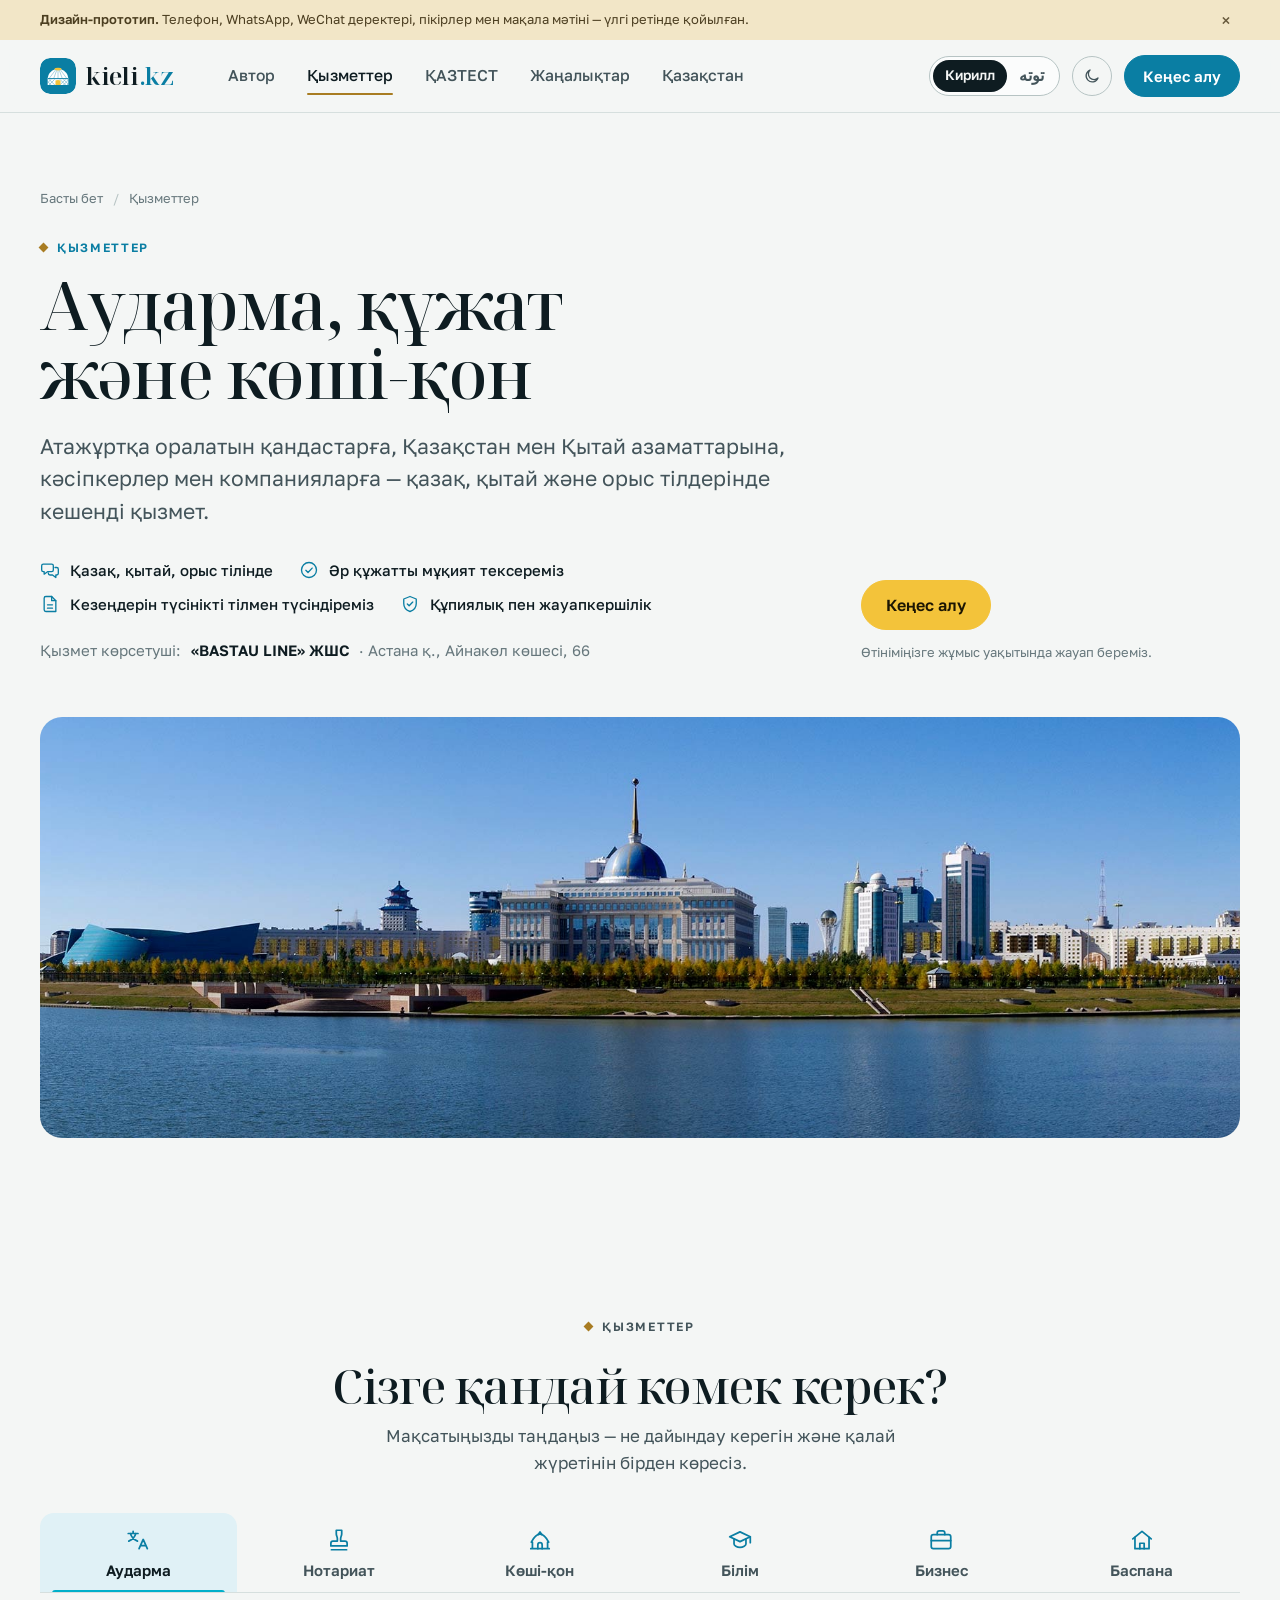
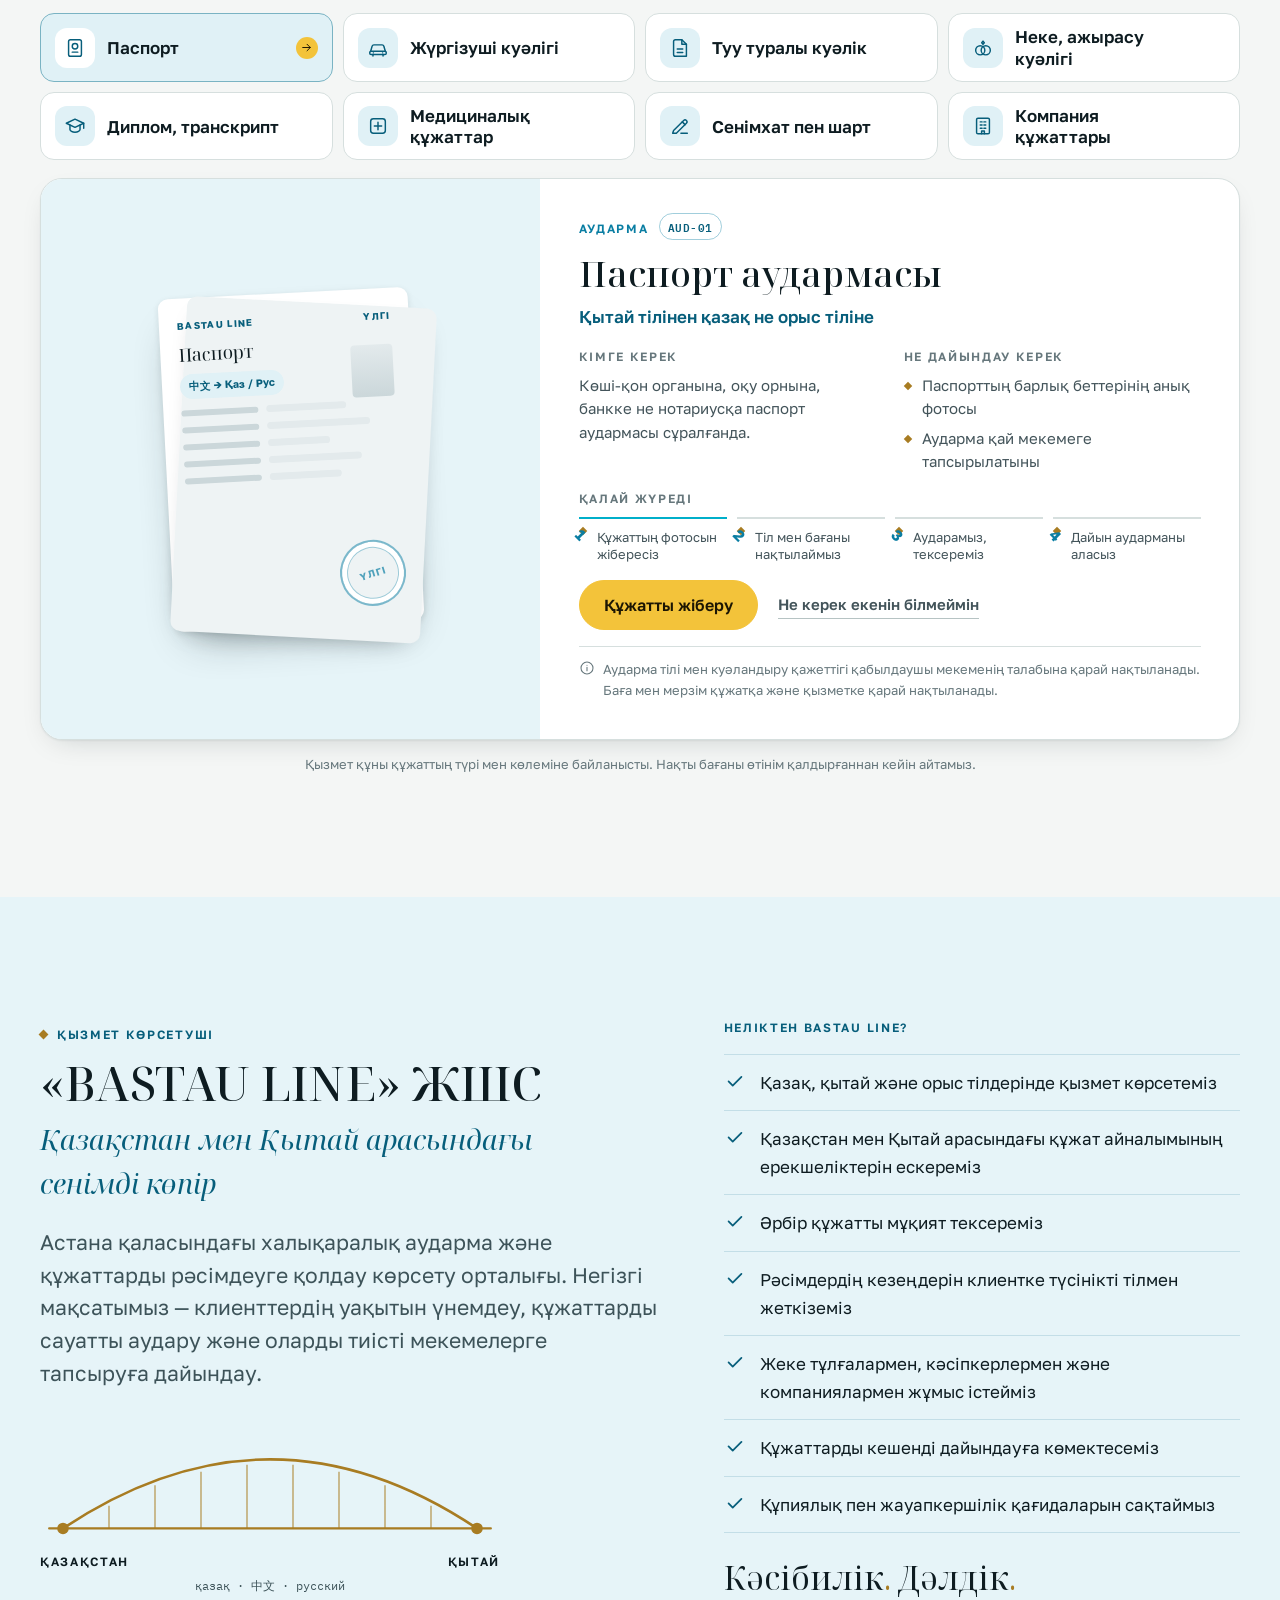
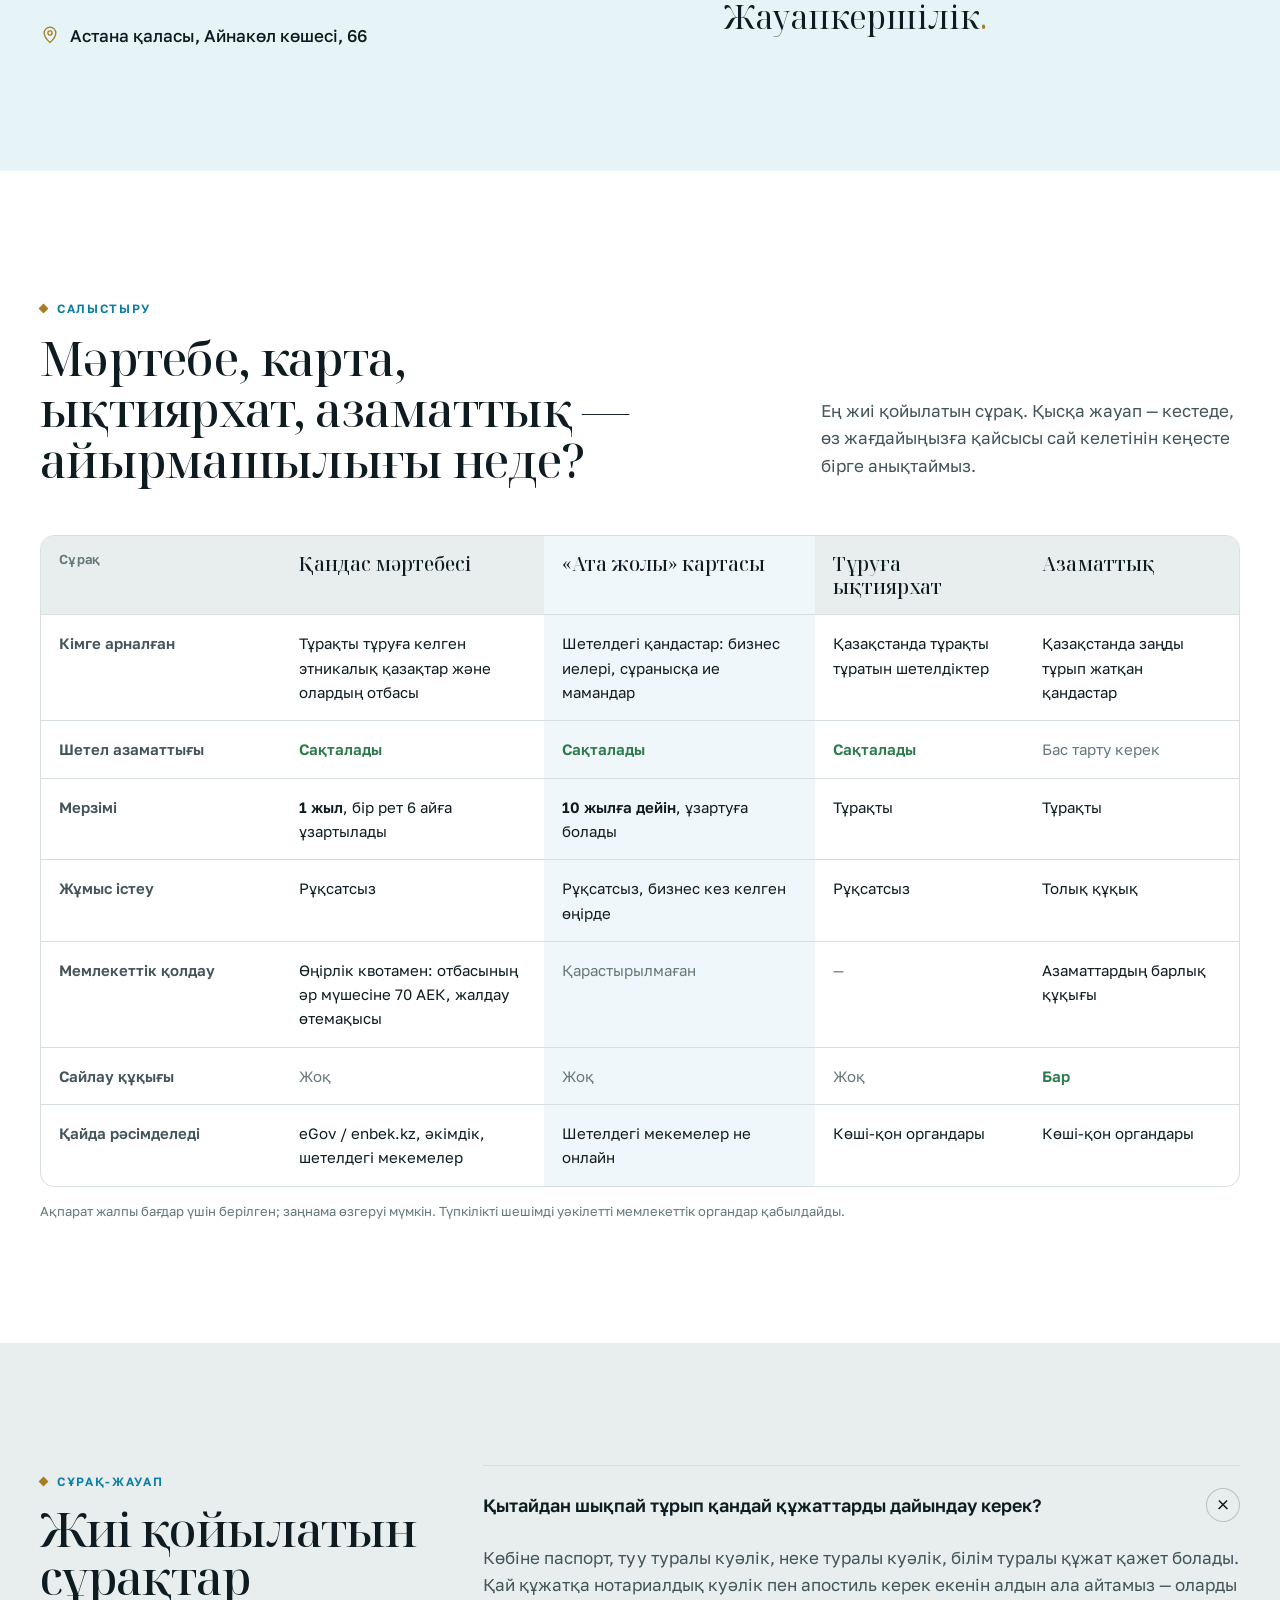
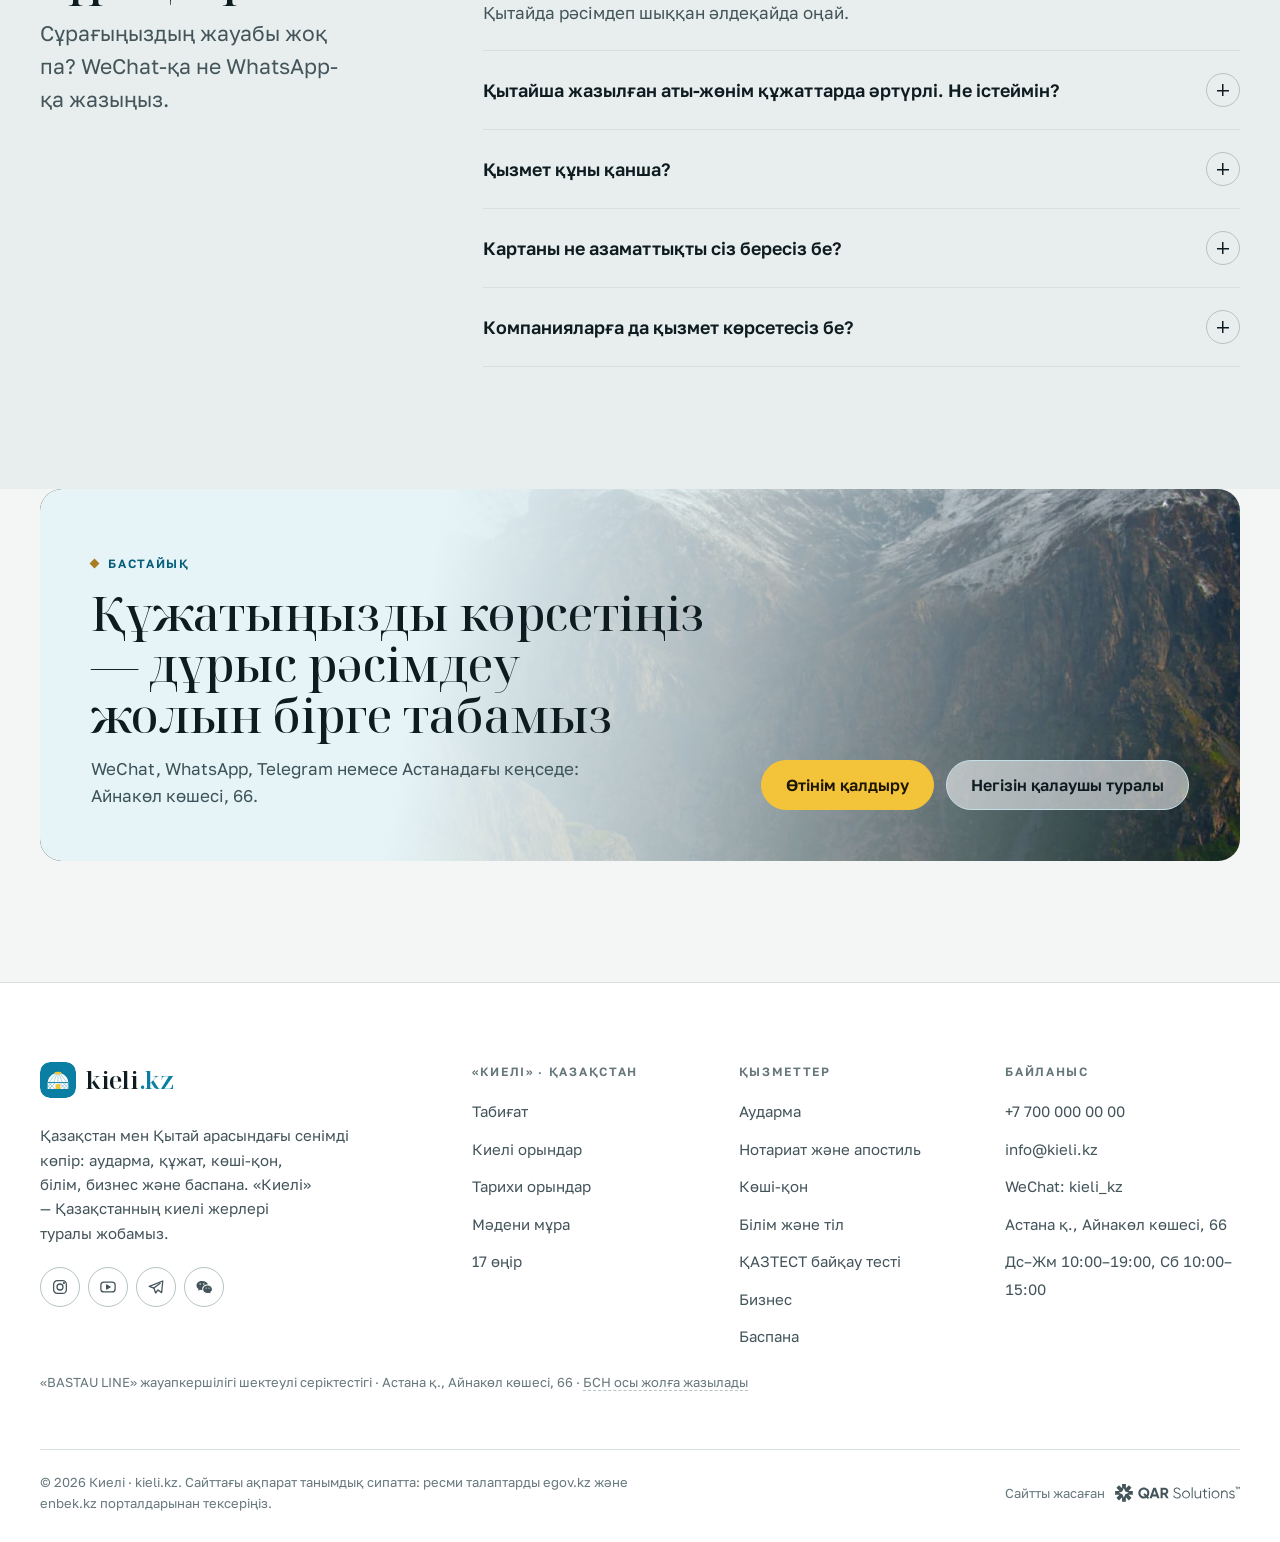
<file: prototype/services.html>
<!doctype html>
<html lang="kk" dir="ltr">
<head>
<meta charset="utf-8">
<meta name="viewport" content="width=device-width, initial-scale=1, viewport-fit=cover">
<title>Қызметтер · kieli.kz</title>
<meta name="description" content="«BASTAU LINE» ЖШС — Астанадағы халықаралық аударма және құжат рәсімдеу орталығы: аударма, нотариат, апостиль, азаматтық пен ықтиярхат, «Ата жолы» картасы, білім, бизнес және жылжымайтын мүлік.">
<meta name="theme-color" content="#F4F6F5">
<script>/* apply the saved day/night theme and script before first paint */(function(){try{var d=document.documentElement,s=localStorage;if(s.getItem("kieli-theme")==="dark")d.setAttribute("data-theme","dark");if(s.getItem("kieli-script")==="tote"){d.setAttribute("data-script","tote");d.dir="rtl";d.lang="kk-Arab";var l=document.createElement("link");l.rel="stylesheet";l.href="assets/css/tote-font.css?v=260929170924";l.setAttribute("data-tote-font","");document.head.appendChild(l);}}catch(e){}})();</script>
<meta property="og:site_name" content="kieli.kz">
<meta property="og:title" content="Қызметтер · BASTAU LINE">
<meta property="og:description" content="«BASTAU LINE» ЖШС — Астанадағы халықаралық аударма және құжат рәсімдеу орталығы: аударма, нотариат, апостиль, азаматтық пен ықтиярхат, «Ата жолы» картасы, білім, бизнес және жылжымайтын мүлік.">
<meta property="og:image" content="https://kieli.kz/uploads/thumbnail/20200830123414870_big.jpg">
<meta property="og:type" content="website">
<link rel="icon" href="assets/img/favicon.svg" type="image/svg+xml">
<link rel="preconnect" href="https://fonts.googleapis.com">
<link rel="preconnect" href="https://fonts.gstatic.com" crossorigin>
<link rel="stylesheet" href="https://fonts.googleapis.com/css2?family=Golos+Text:wght@400..700&family=IBM+Plex+Mono:wght@400;500&family=Noto+Serif+Display:ital,wght@0,400..700;1,400..600&display=swap">
<link rel="stylesheet" href="assets/css/kieli.css?v=260929170924">
</head>
<body data-page="services">
<svg width="0" height="0" style="position:absolute" aria-hidden="true" focusable="false">
  <defs>
    <symbol id="i-arrow" viewBox="0 0 24 24"><path d="M5 12h14M13 6l6 6-6 6" fill="none" stroke="currentColor" stroke-width="1.8" stroke-linecap="round" stroke-linejoin="round"/></symbol>
    <symbol id="i-menu" viewBox="0 0 24 24"><path d="M4 7h16M4 12h16M4 17h10" fill="none" stroke="currentColor" stroke-width="1.8" stroke-linecap="round"/></symbol>
    <symbol id="i-close" viewBox="0 0 24 24"><path d="M6 6l12 12M18 6 6 18" fill="none" stroke="currentColor" stroke-width="1.8" stroke-linecap="round"/></symbol>
    <symbol id="i-yurt" viewBox="0 0 24 24"><g fill="none" stroke="currentColor" stroke-width="1.6" stroke-linecap="round" stroke-linejoin="round"><path d="M3.5 20h17M5 20v-6M19 20v-6"/><path d="M4 14c2.5-5 5.2-7.5 8-7.5s5.5 2.5 8 7.5"/><path d="M10 20v-3.5a2 2 0 0 1 4 0V20"/><path d="M10.4 6.9 12 4.6l1.6 2.3"/></g></symbol>
    <symbol id="i-idcard" viewBox="0 0 24 24"><g fill="none" stroke="currentColor" stroke-width="1.6" stroke-linecap="round" stroke-linejoin="round"><rect x="3" y="5" width="18" height="14" rx="2.5"/><circle cx="8.5" cy="10.5" r="2"/><path d="M5.8 15.8c.6-1.4 1.6-2.1 2.7-2.1s2.1.7 2.7 2.1M14 10h4M14 13.5h4"/></g></symbol>
    <symbol id="i-road" viewBox="0 0 24 24"><g fill="none" stroke="currentColor" stroke-width="1.6" stroke-linecap="round" stroke-linejoin="round"><path d="M8.5 21 11 3M15.5 21 13 3"/><path d="M12 7v1.6M12 11.6v1.8M12 16.6v2"/><path d="M4 21h16"/></g></symbol>
    <symbol id="i-passport" viewBox="0 0 24 24"><g fill="none" stroke="currentColor" stroke-width="1.6" stroke-linecap="round" stroke-linejoin="round"><rect x="5" y="3" width="14" height="18" rx="2"/><circle cx="12" cy="10" r="3"/><path d="M9 16.5h6"/></g></symbol>
    <symbol id="i-translate" viewBox="0 0 24 24"><g fill="none" stroke="currentColor" stroke-width="1.6" stroke-linecap="round" stroke-linejoin="round"><path d="M3 6h9M7.5 4v2M5 6c1 3.4 3.4 5.8 6.5 7M10 6c-1 3.4-3.4 5.8-6.5 7"/><path d="M13 20l3.8-8.5L20.6 20M14.3 17.2h5"/></g></symbol>
    <symbol id="i-stamp" viewBox="0 0 24 24"><g fill="none" stroke="currentColor" stroke-width="1.6" stroke-linecap="round" stroke-linejoin="round"><path d="M9.5 3h5v3.5c0 1.6-1 2.6-1 4.3V13h4a2 2 0 0 1 2 2v2.5h-15V15a2 2 0 0 1 2-2h4v-2.2c0-1.7-1-2.7-1-4.3z"/><path d="M5 21h14"/></g></symbol>
    <symbol id="i-seal" viewBox="0 0 24 24"><g fill="none" stroke="currentColor" stroke-width="1.6" stroke-linecap="round" stroke-linejoin="round"><circle cx="12" cy="9" r="5.5"/><path d="M8.6 13.4 7.2 21l4.8-2.4 4.8 2.4-1.4-7.6"/><path d="m9.8 9 1.5 1.5 3-3"/></g></symbol>
    <symbol id="i-cap" viewBox="0 0 24 24"><g fill="none" stroke="currentColor" stroke-width="1.6" stroke-linecap="round" stroke-linejoin="round"><path d="M2.5 9 12 4.5 21.5 9 12 13.5z"/><path d="M6.5 11v4.8c0 1.4 2.5 3 5.5 3s5.5-1.6 5.5-3V11M21.5 9v5.5"/></g></symbol>
    <symbol id="i-check" viewBox="0 0 24 24"><path d="M5 12.5 9.5 17 19 7.5" fill="none" stroke="currentColor" stroke-width="1.9" stroke-linecap="round" stroke-linejoin="round"/></symbol>
    <symbol id="i-check-circle" viewBox="0 0 24 24"><g fill="none" stroke="currentColor" stroke-width="1.6" stroke-linecap="round" stroke-linejoin="round"><circle cx="12" cy="12" r="9"/><path d="m8.2 12.4 2.6 2.6 5-5.3"/></g></symbol>
    <symbol id="i-minus-circle" viewBox="0 0 24 24"><g fill="none" stroke="currentColor" stroke-width="1.6" stroke-linecap="round"><circle cx="12" cy="12" r="9"/><path d="M8 12h8"/></g></symbol>
    <symbol id="i-clock" viewBox="0 0 24 24"><g fill="none" stroke="currentColor" stroke-width="1.6" stroke-linecap="round" stroke-linejoin="round"><circle cx="12" cy="12" r="9"/><path d="M12 7v5l3.2 2"/></g></symbol>
    <symbol id="i-pin" viewBox="0 0 24 24"><g fill="none" stroke="currentColor" stroke-width="1.6" stroke-linecap="round" stroke-linejoin="round"><path d="M12 21s-7-6.1-7-11.4A7 7 0 0 1 19 9.6C19 14.9 12 21 12 21z"/><circle cx="12" cy="9.6" r="2.5"/></g></symbol>
    <symbol id="i-phone" viewBox="0 0 24 24"><path d="M6.6 3.5h2.6l1.4 4-1.9 1.3a11 11 0 0 0 6.5 6.5l1.3-1.9 4 1.4v2.6a2 2 0 0 1-2.2 2A16.5 16.5 0 0 1 4.6 5.7a2 2 0 0 1 2-2.2z" fill="none" stroke="currentColor" stroke-width="1.6" stroke-linejoin="round"/></symbol>
    <symbol id="i-wechat" viewBox="0 0 24 24"><path fill="currentColor" d="M9.3 4C5.2 4 2 6.7 2 10c0 1.9 1 3.5 2.7 4.7L4 17l2.7-1.3c.8.2 1.7.4 2.6.4h.5a5.4 5.4 0 0 1-.2-1.5c0-3.3 3.2-6 7.2-6h.4C16.6 5.8 13.3 4 9.3 4Zm-2.4 3.1a.95.95 0 1 1 0 1.9.95.95 0 0 1 0-1.9Zm4.8 0a.95.95 0 1 1 0 1.9.95.95 0 0 1 0-1.9ZM16.8 10c-3.3 0-6 2.2-6 5s2.7 5 6 5c.7 0 1.3-.1 1.9-.3l2.1 1.1-.6-1.9c1.5-.9 2.4-2.3 2.4-3.9 0-2.8-2.6-5-5.8-5Zm-2 2.6a.8.8 0 1 1 0 1.6.8.8 0 0 1 0-1.6Zm3.9 0a.8.8 0 1 1 0 1.6.8.8 0 0 1 0-1.6Z"/></symbol>
    <symbol id="i-whatsapp" viewBox="0 0 24 24"><g fill="none" stroke="currentColor" stroke-width="1.7" stroke-linecap="round" stroke-linejoin="round"><path d="M12 3a9 9 0 0 0-7.8 13.5L3 21l4.6-1.2A9 9 0 1 0 12 3z"/><path d="M9 8.3c-.3.9 0 2.5 1.4 4.1 1.5 1.7 3.2 2.5 4.3 2.3.5-.1 1-.6 1.2-1.1l-1.9-1-1 .9c-.9-.4-1.9-1.4-2.3-2.3l.9-1-1-1.9c-.6.1-1.4.5-1.6 1z"/></g></symbol>
    <symbol id="i-telegram" viewBox="0 0 24 24"><g fill="none" stroke="currentColor" stroke-width="1.7" stroke-linecap="round" stroke-linejoin="round"><path d="M21 4 3 11.2l6.2 2.2L11.5 20l3.2-4.1 4.8 3.6z"/><path d="m9.2 13.4 8.3-6.4"/></g></symbol>
    <symbol id="i-instagram" viewBox="0 0 24 24"><g fill="none" stroke="currentColor" stroke-width="1.7"><rect x="3.5" y="3.5" width="17" height="17" rx="5"/><circle cx="12" cy="12" r="4"/><circle cx="17.2" cy="6.8" r=".6" fill="currentColor"/></g></symbol>
    <symbol id="i-youtube" viewBox="0 0 24 24"><g fill="none" stroke="currentColor" stroke-width="1.7" stroke-linejoin="round"><rect x="2.5" y="5.5" width="19" height="13" rx="4"/><path d="m10.2 9.3 4.6 2.7-4.6 2.7z" fill="currentColor"/></g></symbol>
    <symbol id="i-douyin" viewBox="0 0 24 24"><path d="M14 3v11.2a3.3 3.3 0 1 1-3.3-3.3M14 3c.4 2.6 2.3 4.4 5 4.6" fill="none" stroke="currentColor" stroke-width="1.8" stroke-linecap="round" stroke-linejoin="round"/></symbol>
    <symbol id="i-link" viewBox="0 0 24 24"><g fill="none" stroke="currentColor" stroke-width="1.7" stroke-linecap="round"><path d="M10 14a4 4 0 0 0 5.7 0l3-3a4 4 0 0 0-5.7-5.7l-1 1"/><path d="M14 10a4 4 0 0 0-5.7 0l-3 3a4 4 0 0 0 5.7 5.7l1-1"/></g></symbol>
    <symbol id="i-map" viewBox="0 0 24 24"><g fill="none" stroke="currentColor" stroke-width="1.6" stroke-linejoin="round"><path d="M9 4 3.5 6v14L9 18l6 2 5.5-2V4L15 6z"/><path d="M9 4v14M15 6v14"/></g></symbol>
    <symbol id="i-360" viewBox="0 0 24 24"><g fill="none" stroke="currentColor" stroke-width="1.6" stroke-linecap="round"><circle cx="12" cy="12" r="9"/><path d="M3 12c0 2.2 4 4 9 4s9-1.8 9-4"/><path d="M12 3c-2.2 2.4-3.5 5.6-3.5 9s1.3 6.6 3.5 9"/></g></symbol>
    <symbol id="i-shield" viewBox="0 0 24 24"><g fill="none" stroke="currentColor" stroke-width="1.6" stroke-linecap="round" stroke-linejoin="round"><path d="M12 3 19.5 6v5.5c0 4.5-3.2 8.2-7.5 9.5-4.3-1.3-7.5-5-7.5-9.5V6z"/><path d="m8.8 11.9 2.2 2.2 4.3-4.4"/></g></symbol>
    <symbol id="i-lang" viewBox="0 0 24 24"><g fill="none" stroke="currentColor" stroke-width="1.6" stroke-linecap="round" stroke-linejoin="round"><path d="M4 5h10a2 2 0 0 1 2 2v5a2 2 0 0 1-2 2H9l-4 3v-3H4a2 2 0 0 1-2-2V7a2 2 0 0 1 2-2z"/><path d="M18 9h2a2 2 0 0 1 2 2v5a2 2 0 0 1-2 2h-1v3l-4-3h-3a2 2 0 0 1-2-2v-.5"/></g></symbol>
    <symbol id="i-tenge" viewBox="0 0 24 24"><g fill="none" stroke="currentColor" stroke-width="1.6" stroke-linecap="round"><circle cx="12" cy="12" r="9"/><path d="M8.3 8h7.4M8.3 11h7.4M12 11v6"/></g></symbol>
    <symbol id="i-doc" viewBox="0 0 24 24"><g fill="none" stroke="currentColor" stroke-width="1.6" stroke-linecap="round" stroke-linejoin="round"><path d="M7 3h7l5 5v13H7a2 2 0 0 1-2-2V5a2 2 0 0 1 2-2z"/><path d="M14 3v5h5M9 13h6M9 17h6"/></g></symbol>
    <symbol id="i-user" viewBox="0 0 24 24"><g fill="none" stroke="currentColor" stroke-width="1.6" stroke-linecap="round"><circle cx="12" cy="8" r="4"/><path d="M4 21c1.5-4 4.5-6 8-6s6.5 2 8 6"/></g></symbol>
    <symbol id="i-briefcase" viewBox="0 0 24 24"><g fill="none" stroke="currentColor" stroke-width="1.6" stroke-linecap="round" stroke-linejoin="round"><rect x="3" y="7" width="18" height="13" rx="2"/><path d="M8.5 7V5.5a2 2 0 0 1 2-2h3a2 2 0 0 1 2 2V7M3 12.5h18"/></g></symbol>
    <symbol id="i-award" viewBox="0 0 24 24"><g fill="none" stroke="currentColor" stroke-width="1.6" stroke-linecap="round" stroke-linejoin="round"><circle cx="12" cy="9" r="5.5"/><path d="M8.8 13.6 7.8 21l4.2-2.2 4.2 2.2-1-7.4"/></g></symbol>
    <symbol id="i-hospital" viewBox="0 0 24 24"><g fill="none" stroke="currentColor" stroke-width="1.6" stroke-linecap="round" stroke-linejoin="round"><rect x="4" y="4" width="16" height="16" rx="3"/><path d="M12 8v8M8 12h8"/></g></symbol>
    <symbol id="i-globe" viewBox="0 0 24 24"><g fill="none" stroke="currentColor" stroke-width="1.6"><circle cx="12" cy="12" r="9"/><path d="M3 12h18M12 3c2.5 2.7 3.8 5.7 3.8 9s-1.3 6.3-3.8 9c-2.5-2.7-3.8-5.7-3.8-9S9.5 5.7 12 3z"/></g></symbol>
    <symbol id="i-family" viewBox="0 0 24 24"><g fill="none" stroke="currentColor" stroke-width="1.6" stroke-linecap="round"><circle cx="8" cy="7" r="3"/><circle cx="17" cy="9" r="2.3"/><path d="M2.5 20c.8-3.8 3-5.8 5.5-5.8s4.7 2 5.5 5.8M13.8 16.2c.8-1.6 1.9-2.4 3.2-2.4 2 0 3.6 1.9 4.2 5"/></g></symbol>
    <symbol id="i-ban" viewBox="0 0 24 24"><g fill="none" stroke="currentColor" stroke-width="1.6" stroke-linecap="round"><circle cx="12" cy="12" r="9"/><path d="m5.7 5.7 12.6 12.6"/></g></symbol>
    <symbol id="i-home" viewBox="0 0 24 24"><g fill="none" stroke="currentColor" stroke-width="1.6" stroke-linecap="round" stroke-linejoin="round"><path d="M3.5 11 12 4l8.5 7"/><path d="M5.5 9.5V20h13V9.5"/><path d="M10 20v-5h4v5"/></g></symbol>
    <symbol id="i-bridge" viewBox="0 0 24 24"><g fill="none" stroke="currentColor" stroke-width="1.6" stroke-linecap="round" stroke-linejoin="round"><path d="M2.5 16.5h19"/><path d="M3 12.5c3.2-4.6 14.8-4.6 18 0"/><path d="M7 16.5v-5.2M12 16.5V8.8M17 16.5v-5.2"/><path d="M4.5 16.5V20M19.5 16.5V20"/></g></symbol>
    <symbol id="i-book" viewBox="0 0 24 24"><g fill="none" stroke="currentColor" stroke-width="1.6" stroke-linecap="round" stroke-linejoin="round"><path d="M4 5.5A2.5 2.5 0 0 1 6.5 3H20v15H6.5A2.5 2.5 0 0 0 4 20.5z"/><path d="M4 20.5A2.5 2.5 0 0 0 6.5 23H20v-5"/><path d="M8.5 7.5h7M8.5 11h5"/></g></symbol>
    <symbol id="i-sun" viewBox="0 0 24 24"><g fill="none" stroke="currentColor" stroke-width="1.7" stroke-linecap="round"><circle cx="12" cy="12" r="4.2"/><path d="M12 2.5v2.2M12 19.3v2.2M4.6 4.6l1.6 1.6M17.8 17.8l1.6 1.6M2.5 12h2.2M19.3 12h2.2M4.6 19.4l1.6-1.6M17.8 6.2l1.6-1.6"/></g></symbol>
    <symbol id="i-moon" viewBox="0 0 24 24"><path d="M20 14.6A8.2 8.2 0 1 1 9.4 4a6.6 6.6 0 0 0 10.6 10.6z" fill="none" stroke="currentColor" stroke-width="1.7" stroke-linejoin="round"/></symbol>
    <symbol id="i-car" viewBox="0 0 24 24"><g fill="none" stroke="currentColor" stroke-width="1.6" stroke-linecap="round" stroke-linejoin="round"><path d="M4 15.5 5.6 10a2 2 0 0 1 1.9-1.4h9a2 2 0 0 1 1.9 1.4L20 15.5"/><rect x="3" y="15.5" width="18" height="3.6" rx="1.5"/><path d="M6.5 19.1v1.6M17.5 19.1v1.6M7 17.3h.01M17 17.3h.01"/></g></symbol>
    <symbol id="i-rings" viewBox="0 0 24 24"><g fill="none" stroke="currentColor" stroke-width="1.6" stroke-linecap="round" stroke-linejoin="round"><circle cx="9" cy="14.5" r="5"/><circle cx="15" cy="14.5" r="5"/><path d="M10.6 6.2 12 4.5l1.4 1.7L12 8z"/></g></symbol>
    <symbol id="i-pen" viewBox="0 0 24 24"><g fill="none" stroke="currentColor" stroke-width="1.6" stroke-linecap="round" stroke-linejoin="round"><path d="M4 20h4L19 9a2.1 2.1 0 0 0-3-3L5 17z"/><path d="m14.5 7.5 3 3M13 20h7"/></g></symbol>
    <symbol id="i-building" viewBox="0 0 24 24"><g fill="none" stroke="currentColor" stroke-width="1.6" stroke-linecap="round" stroke-linejoin="round"><rect x="5" y="3.5" width="14" height="17" rx="1.5"/><path d="M9 7.5h2M13 7.5h2M9 11h2M13 11h2M9 14.5h2M13 14.5h2M10.5 20.5v-3h3v3"/></g></symbol>
    <symbol id="i-headphones" viewBox="0 0 24 24"><g fill="none" stroke="currentColor" stroke-width="1.6" stroke-linecap="round" stroke-linejoin="round"><path d="M4 15v-3a8 8 0 0 1 16 0v3"/><path d="M4 15h2.5a1 1 0 0 1 1 1v3a1 1 0 0 1-1 1H5a1 1 0 0 1-1-1zM20 15h-2.5a1 1 0 0 0-1 1v3a1 1 0 0 0 1 1H19a1 1 0 0 0 1-1z"/></g></symbol><symbol id="i-search" viewBox="0 0 24 24"><g fill="none" stroke="currentColor" stroke-width="1.6" stroke-linecap="round"><circle cx="10.5" cy="10.5" r="6.5"/><path d="m15.5 15.5 5 5"/></g></symbol><symbol id="i-search-doc" viewBox="0 0 24 24"><g fill="none" stroke="currentColor" stroke-width="1.6" stroke-linecap="round" stroke-linejoin="round"><path d="M12.5 3H7a2 2 0 0 0-2 2v14a2 2 0 0 0 2 2h4.5"/><path d="M12.5 3 18 8.5V11"/><circle cx="16" cy="16" r="3"/><path d="m18.2 18.2 2.3 2.3"/></g></symbol>
    <symbol id="i-plane" viewBox="0 0 24 24"><g fill="none" stroke="currentColor" stroke-width="1.6" stroke-linecap="round" stroke-linejoin="round"><path d="M21 15.5 13.5 11V5.6a1.5 1.5 0 0 0-3 0V11L3 15.5v2l7.5-2.2V19l-2 1.4V22l3.5-1 3.5 1v-1.6l-2-1.4v-3.7l7.5 2.2z"/></g></symbol>
    <symbol id="i-key" viewBox="0 0 24 24"><g fill="none" stroke="currentColor" stroke-width="1.6" stroke-linecap="round" stroke-linejoin="round"><circle cx="8" cy="15.5" r="4"/><path d="M10.9 12.6 19 4.5M15.8 7.7l2.4 2.4M13.7 9.8l1.9 1.9"/></g></symbol>
    <symbol id="i-ornament" viewBox="0 0 24 24"><g fill="none" stroke="currentColor" stroke-width="1.6" stroke-linecap="round" stroke-linejoin="round"><path d="M12 20c0-6-4.5-9-7-6.5S5.4 18.4 7.6 16.3M12 20c0-6 4.5-9 7-6.5s-.4 4.9-2.6 2.8"/><path d="M12 20v-8.5M9.2 7.6 12 4l2.8 3.6L12 11z"/></g></symbol>
    <symbol id="i-info" viewBox="0 0 24 24"><g fill="none" stroke="currentColor" stroke-width="1.6" stroke-linecap="round" stroke-linejoin="round"><circle cx="12" cy="12" r="9"/><path d="M12 11v5.2M12 7.8h.01"/></g></symbol>
  </defs>
</svg>
<a class="skip" href="#main">Негізгі мазмұнға өту</a>
<div class="proto-bar" data-proto-bar>
  <div class="wrap proto-bar__in">
    <p><b>Дизайн-прототип.</b> Телефон, WhatsApp, WeChat деректері, пікірлер мен мақала мәтіні — үлгі ретінде қойылған.</p>
    <button type="button" class="proto-bar__x" data-proto-close aria-label="Ескертуді жабу">×</button>
  </div>
</div>
<header class="site-header" data-header>
  <div class="wrap site-header__in">
    <a class="brand" href="index.html" aria-label="kieli.kz — басты бет">
      <img class="brand__logo" src="assets/img/logo.svg" alt="" width="36" height="36">
      <span class="brand__word brand__word--site" translate="no" dir="ltr">kieli<span class="brand__tld">.kz</span></span>
    </a>
    <nav class="nav" aria-label="Негізгі мәзір">
      <a href="author.html" data-nav="author">Автор</a>
      <a href="services.html" data-nav="services">Қызметтер</a>
      <a href="kaztest.html" data-nav="kaztest">ҚАЗТЕСТ</a>
      <a href="articles.html" data-nav="articles">Жаңалықтар</a>
      <a href="kazakhstan.html" data-nav="kazakhstan">Қазақстан</a>
    </nav>
    <div class="header-tools">
      <div class="script-switch" role="group" aria-label="Жазу түрі">
        <button type="button" data-script-btn="cyr" aria-pressed="true" translate="no">Кирилл</button>
        <button type="button" data-script-btn="tote" aria-pressed="false" lang="kk-Arab" dir="rtl" translate="no">توتە</button>
      </div>
      <button type="button" class="theme-toggle" data-theme-toggle aria-pressed="false" aria-label="Түнгі режимге ауысу" title="Түнгі режимге ауысу">
        <svg class="i-moon" aria-hidden="true"><use href="#i-moon"/></svg><svg class="i-sun" aria-hidden="true"><use href="#i-sun"/></svg>
      </button>
      <button type="button" class="btn btn--primary btn--sm" data-consult>Кеңес алу</button>
      <button type="button" class="nav-toggle" data-nav-toggle aria-expanded="false" aria-controls="mnav" aria-label="Мәзірді ашу">
        <svg aria-hidden="true"><use href="#i-menu"/></svg>
      </button>
    </div>
  </div>
</header>
<div class="mnav" id="mnav" hidden>
  <div class="mnav__top">
    <a class="brand" href="index.html" aria-label="kieli.kz — басты бет">
      <img class="brand__logo" src="assets/img/logo.svg" alt="" width="36" height="36">
      <span class="brand__word brand__word--site" translate="no" dir="ltr">kieli<span class="brand__tld">.kz</span></span>
    </a>
    <button type="button" class="icon-btn" data-nav-close aria-label="Мәзірді жабу"><svg aria-hidden="true"><use href="#i-close"/></svg></button>
  </div>
  <nav class="mnav__links" aria-label="Мобильді мәзір">
    <a href="index.html">Басты бет <small>BASTAU LINE</small></a>
    <a href="author.html">Автор <small>Омар Бекмұрат</small></a>
    <a href="services.html">Қызметтер <small>6 бағыт</small></a>
    <a href="kaztest.html">ҚАЗТЕСТ <small>байқау тестілеуі</small></a>
    <a href="articles.html">Жаңалықтар <small>мақалалар, нұсқаулықтар</small></a>
    <a href="kazakhstan.html">Қазақстан <small>187 нысан</small></a>
  </nav>
  <div class="mnav__foot">
    <div class="mnav__row">
    <div class="script-switch" role="group" aria-label="Жазу түрі">
      <button type="button" data-script-btn="cyr" aria-pressed="true" translate="no">Кирилл</button>
      <button type="button" data-script-btn="tote" aria-pressed="false" lang="kk-Arab" dir="rtl" translate="no">توتە</button>
    </div>
    <button type="button" class="theme-toggle theme-toggle--wide" data-theme-toggle aria-pressed="false">
      <svg class="i-moon" aria-hidden="true"><use href="#i-moon"/></svg><svg class="i-sun" aria-hidden="true"><use href="#i-sun"/></svg><span class="theme-toggle__t">Түнгі режим</span>
    </button>
    </div>
    <button type="button" class="btn btn--primary btn--block" data-consult>Кеңес алу</button>
  </div>
</div>

<main id="main">
  <section class="page-head svc-hero">
    <div class="wrap">
      <ol class="crumbs" aria-label="Сайттағы орныңыз"><li><a href="index.html">Басты бет</a></li><li>Қызметтер</li></ol>
      <div class="service-head">
        <div>
          <p class="eyebrow">Қызметтер</p>
          <h1 class="page-title">Аударма, құжат және көші-қон</h1>
          <p class="lead">Атажұртқа оралатын қандастарға, Қазақстан мен Қытай азаматтарына, кәсіпкерлер мен компанияларға — қазақ, қытай және орыс тілдерінде кешенді қызмет.</p>
          <ul class="trust">
            <li><svg aria-hidden="true"><use href="#i-lang"/></svg>Қазақ, қытай, орыс тілінде</li>
            <li><svg aria-hidden="true"><use href="#i-check-circle"/></svg>Әр құжатты мұқият тексереміз</li>
            <li><svg aria-hidden="true"><use href="#i-doc"/></svg>Кезеңдерін түсінікті тілмен түсіндіреміз</li>
            <li><svg aria-hidden="true"><use href="#i-shield"/></svg>Құпиялық пен жауапкершілік</li>
          </ul>
          <p class="provider">Қызмет көрсетуші: <b>«BASTAU LINE» ЖШС</b> · Астана қ., Айнакөл көшесі, 66</p>
        </div>
        <div class="service-head__cta">
          <button type="button" class="btn btn--sun" data-consult>Кеңес алу</button>
          <p>Өтініміңізге жұмыс уақытында жауап береміз.</p>
        </div>
      </div>
      <figure class="svc-hero__band"><img src="assets/img/astana-panorama.jpg" alt="Астана, Есіл жағалауы" width="1710" height="600"></figure>
    </div>
  </section>

  <section class="section help" id="help" aria-labelledby="help-title">
    <div class="wrap">
      <header class="help-head">
        <p class="eyebrow">Қызметтер</p>
        <h2 id="help-title">Сізге қандай көмек керек?</h2>
        <p>Мақсатыңызды таңдаңыз — не дайындау керегін және қалай жүретінін бірден көресіз.</p>
      </header>
      <div data-help></div>
      <p class="help-foot">Қызмет құны құжаттың түрі мен көлеміне байланысты. Нақты бағаны өтінім қалдырғаннан кейін айтамыз.</p>
    </div>
  </section>

  <section class="band band--night" id="bastau" aria-labelledby="co-title">
    <div class="wrap company">
      <div>
        <p class="eyebrow">Қызмет көрсетуші</p>
        <h2 id="co-title">«BASTAU LINE» ЖШС</h2>
        <p class="company__tag">Қазақстан мен Қытай арасындағы сенімді көпір</p>
        <p class="lead">Астана қаласындағы халықаралық аударма және құжаттарды рәсімдеуге қолдау көрсету орталығы. Негізгі мақсатымыз — клиенттердің уақытын үнемдеу, құжаттарды сауатты аудару және оларды тиісті мекемелерге тапсыруға дайындау.</p>
        <div class="bridge" aria-hidden="true">
          <svg viewBox="0 0 400 110">
            <path d="M8 96h384" fill="none" stroke="currentColor" stroke-width="2" stroke-linecap="round"/>
            <path d="M20 96Q200-24 380 96" fill="none" stroke="currentColor" stroke-width="2.2" stroke-linecap="round"/>
            <path d="M60 96V76.3M100 96V58.5M140 96V46.7M180 96V40.7M220 96V40.7M260 96V46.7M300 96V58.5M340 96V76.3" fill="none" stroke="currentColor" stroke-width="1.2" opacity=".7"/>
            <circle cx="20" cy="96" r="5" fill="currentColor"/><circle cx="380" cy="96" r="5" fill="currentColor"/>
          </svg>
          <div class="bridge__ends"><span>Қазақстан</span><span>Қытай</span></div>
          <p class="bridge__langs">қазақ · <span lang="zh">中文</span> · русский</p>
        </div>
        <p class="company__addr"><svg aria-hidden="true"><use href="#i-pin"/></svg>Астана қаласы, Айнакөл көшесі, 66</p>
      </div>
      <div class="company__why">
        <h3>Неліктен BASTAU LINE?</h3>
        <ul class="why">
          <li><svg aria-hidden="true"><use href="#i-check"/></svg>Қазақ, қытай және орыс тілдерінде қызмет көрсетеміз</li>
          <li><svg aria-hidden="true"><use href="#i-check"/></svg>Қазақстан мен Қытай арасындағы құжат айналымының ерекшеліктерін ескереміз</li>
          <li><svg aria-hidden="true"><use href="#i-check"/></svg>Әрбір құжатты мұқият тексереміз</li>
          <li><svg aria-hidden="true"><use href="#i-check"/></svg>Рәсімдердің кезеңдерін клиентке түсінікті тілмен жеткіземіз</li>
          <li><svg aria-hidden="true"><use href="#i-check"/></svg>Жеке тұлғалармен, кәсіпкерлермен және компаниялармен жұмыс істейміз</li>
          <li><svg aria-hidden="true"><use href="#i-check"/></svg>Құжаттарды кешенді дайындауға көмектесеміз</li>
          <li><svg aria-hidden="true"><use href="#i-check"/></svg>Құпиялық пен жауапкершілік қағидаларын сақтаймыз</li>
        </ul>
        <p class="motto">Кәсібилік<span>.</span> Дәлдік<span>.</span> Жауапкершілік<span>.</span></p>
      </div>
    </div>
  </section>

  <section class="section section--paper" aria-labelledby="cmp-title">
    <div class="wrap">
      <header class="sec-head">
        <div>
          <p class="eyebrow">Салыстыру</p>
          <h2 id="cmp-title">Мәртебе, карта, ықтиярхат, азаматтық — айырмашылығы неде?</h2>
        </div>
        <div class="sec-head__aside"><p>Ең жиі қойылатын сұрақ. Қысқа жауап — кестеде, өз жағдайыңызға қайсысы сай келетінін кеңесте бірге анықтаймыз.</p></div>
      </header>
      <div class="table-wrap">
        <table class="compare">
          <thead>
            <tr><th scope="col">Сұрақ</th><th scope="col">Қандас мәртебесі</th><th scope="col" class="hl">«Ата жолы» картасы</th><th scope="col">Тұруға ықтиярхат</th><th scope="col">Азаматтық</th></tr>
          </thead>
          <tbody>
            <tr><th scope="row">Кімге арналған</th><td>Тұрақты тұруға келген этникалық қазақтар және олардың отбасы</td><td class="hl">Шетелдегі қандастар: бизнес иелері, сұранысқа ие мамандар</td><td>Қазақстанда тұрақты тұратын шетелдіктер</td><td>Қазақстанда заңды тұрып жатқан қандастар</td></tr>
            <tr><th scope="row">Шетел азаматтығы</th><td class="yes">Сақталады</td><td class="hl yes">Сақталады</td><td class="yes">Сақталады</td><td class="no">Бас тарту керек</td></tr>
            <tr><th scope="row">Мерзімі</th><td><b>1 жыл</b>, бір рет 6 айға ұзартылады</td><td class="hl"><b>10 жылға дейін</b>, ұзартуға болады</td><td>Тұрақты</td><td>Тұрақты</td></tr>
            <tr><th scope="row">Жұмыс істеу</th><td>Рұқсатсыз</td><td class="hl">Рұқсатсыз, бизнес кез келген өңірде</td><td>Рұқсатсыз</td><td>Толық құқық</td></tr>
            <tr><th scope="row">Мемлекеттік қолдау</th><td>Өңірлік квотамен: отбасының әр мүшесіне 70 АЕК, жалдау өтемақысы</td><td class="hl no">Қарастырылмаған</td><td class="no">—</td><td>Азаматтардың барлық құқығы</td></tr>
            <tr><th scope="row">Сайлау құқығы</th><td class="no">Жоқ</td><td class="hl no">Жоқ</td><td class="no">Жоқ</td><td class="yes">Бар</td></tr>
            <tr><th scope="row">Қайда рәсімделеді</th><td>eGov / enbek.kz, әкімдік, шетелдегі мекемелер</td><td class="hl">Шетелдегі мекемелер не онлайн</td><td>Көші-қон органдары</td><td>Көші-қон органдары</td></tr>
          </tbody>
        </table>
      </div>
      <p class="table-note">Ақпарат жалпы бағдар үшін берілген; заңнама өзгеруі мүмкін. Түпкілікті шешімді уәкілетті мемлекеттік органдар қабылдайды.</p>
    </div>
  </section>

  <section class="section section--tint" aria-labelledby="faq-title">
    <div class="wrap faq-layout">
      <header>
        <p class="eyebrow">Сұрақ-жауап</p>
        <h2 class="page-title" style="font-size:var(--fs-h2)" id="faq-title">Жиі қойылатын сұрақтар</h2>
        <p class="lead" style="margin-block-start:16px">Сұрағыңыздың жауабы жоқ па? WeChat-қа не WhatsApp-қа жазыңыз.</p>
      </header>
      <div class="faq">
        <details open>
          <summary>Қытайдан шықпай тұрып қандай құжаттарды дайындау керек?</summary>
          <div class="faq__a"><p>Көбіне паспорт, туу туралы куәлік, неке туралы куәлік, білім туралы құжат қажет болады. Қай құжатқа нотариалдық куәлік пен апостиль керек екенін алдын ала айтамыз — оларды Қытайда рәсімдеп шыққан әлдеқайда оңай.</p></div>
        </details>
        <details>
          <summary>Қытайша жазылған аты-жөнім құжаттарда әртүрлі. Не істеймін?</summary>
          <div class="faq__a"><p>Бұл жиі кездеседі. Аударма кезінде аты-жөннің жазылуын барлық құжатта бірдей етіп тексереміз, күн, мекенжай, мөр мен мөртабанды да салыстырамыз.</p></div>
        </details>
        <details>
          <summary>Қызмет құны қанша?</summary>
          <div class="faq__a"><p>Баға құжаттың түріне, көлеміне және қажетті рәсімге байланысты. Құжаттарыңызды көргеннен кейін нақты бағаны айтамыз; мемлекеттік баж бен нотариус тарифі бөлек көрсетіледі.</p></div>
        </details>
        <details>
          <summary>Картаны не азаматтықты сіз бересіз бе?</summary>
          <div class="faq__a"><p>Жоқ. Түпкілікті шешімді Қазақстан Республикасының уәкілетті мемлекеттік органдары қабылдайды. Біз құжаттарыңызды дұрыс, толық әрі талапқа сай дайындауға көмектесеміз.</p></div>
        </details>
        <details>
          <summary>Компанияларға да қызмет көрсетесіз бе?</summary>
          <div class="faq__a"><p>Иә. Жеке тұлғалармен қатар кәсіпкерлер мен компанияларға құрылтай және коммерциялық құжаттарды аударамыз, компания тіркеуге көмектесеміз, Қазақстан мен Қытай арасындағы келіссөздерде аудармашылық қолдау көрсетеміз.</p></div>
        </details>
      </div>
    </div>
  </section>

  <section class="section">
    <div class="wrap">
      <div class="cross">
        <div class="cross__bg"><img src="assets/img/tau-jartas.jpg" alt="" loading="lazy"></div>
        <div>
          <p class="eyebrow">Бастайық</p>
          <h2>Құжатыңызды көрсетіңіз — дұрыс рәсімдеу жолын бірге табамыз</h2>
          <p>WeChat, WhatsApp, Telegram немесе Астанадағы кеңседе: Айнакөл көшесі, 66.</p>
        </div>
        <div class="cross__cta">
          <button type="button" class="btn btn--gold" data-consult>Өтінім қалдыру</button>
          <a class="btn btn--ghost" href="author.html">Негізін қалаушы туралы</a>
        </div>
      </div>
    </div>
  </section>
</main>

<footer class="site-footer">
  <div class="wrap">
    <div class="footer-top">
      <div class="footer-brand">
        <a class="brand" href="index.html" aria-label="kieli.kz — басты бет">
          <img class="brand__logo" src="assets/img/logo.svg" alt="" width="36" height="36">
          <span class="brand__word brand__word--site" translate="no" dir="ltr">kieli<span class="brand__tld">.kz</span></span>
        </a>
        <p>Қазақстан мен Қытай арасындағы сенімді көпір: аударма, құжат, көші-қон, білім, бизнес және баспана. «Киелі» — Қазақстанның киелі жерлері туралы жобамыз.</p>
        <div class="social" aria-label="Әлеуметтік желілер">
          <a href="https://www.instagram.com/kieli.kz/" aria-label="Instagram"><svg aria-hidden="true"><use href="#i-instagram"/></svg></a>
          <a href="https://www.youtube.com/channel/UC_xIe4fWBkqrYs73IpfWshQ" aria-label="YouTube"><svg aria-hidden="true"><use href="#i-youtube"/></svg></a>
          <a href="https://t.me/kieli.kz" aria-label="Telegram"><svg aria-hidden="true"><use href="#i-telegram"/></svg></a>
          <button type="button" class="social-btn" data-consult aria-label="WeChat"><svg aria-hidden="true"><use href="#i-wechat"/></svg></button>
        </div>
      </div>
      <nav class="footer-cols" aria-label="Сайт картасы">
        <div>
          <h3>«Киелі» · Қазақстан</h3>
          <ul>
            <li><a href="kazakhstan.html#places">Табиғат</a></li>
            <li><a href="kazakhstan.html#places">Киелі орындар</a></li>
            <li><a href="kazakhstan.html#places">Тарихи орындар</a></li>
            <li><a href="kazakhstan.html#mura">Мәдени мұра</a></li>
            <li><a href="kazakhstan.html#atlas">17 өңір</a></li>
          </ul>
        </div>
        <div>
          <h3>Қызметтер</h3>
          <ul>
            <li><a href="services.html#s-translate">Аударма</a></li>
            <li><a href="services.html#s-notary">Нотариат және апостиль</a></li>
            <li><a href="services.html#s-migration">Көші-қон</a></li>
            <li><a href="services.html#s-education">Білім және тіл</a></li>
            <li><a href="kaztest.html">ҚАЗТЕСТ байқау тесті</a></li>
            <li><a href="services.html#s-business">Бизнес</a></li>
            <li><a href="services.html#s-housing">Баспана</a></li>
          </ul>
        </div>
        <div>
          <h3>Байланыс</h3>
          <ul>
            <li><a href="tel:+77000000000"><span class="ltr">+7 700 000 00 00</span></a></li>
            <li><a href="mailto:info@kieli.kz"><span class="ltr">info@kieli.kz</span></a></li>
            <li><span class="footer-plain">WeChat: <span class="ltr">kieli_kz</span></span></li>
            <li><span class="footer-plain">Астана қ., Айнакөл көшесі, 66</span></li>
            <li><span class="footer-plain">Дс–Жм <span class="tnum">10:00–19:00</span>, Сб <span class="tnum">10:00–15:00</span></span></li>
          </ul>
        </div>
      </nav>
    </div>
    <div class="footer-legal">
      <span>«BASTAU LINE» жауапкершілігі шектеулі серіктестігі · Астана қ., Айнакөл көшесі, 66 · <span class="ph">БСН осы жолға жазылады</span></span>
    </div>
    <div class="footer-bottom">
      <p>© <span data-year>2026</span> Киелі · <span class="ltr">kieli.kz</span>. Сайттағы ақпарат танымдық сипатта: ресми талаптарды <a href="https://egov.kz" class="ltr">egov.kz</a> және <a href="https://www.enbek.kz" class="ltr">enbek.kz</a> порталдарынан тексеріңіз.</p>
      <p class="credit"><span>Сайтты жасаған</span><a class="credit__logo" href="https://www.qar.kz" target="_blank" rel="noopener" aria-label="QAR Solutions"><svg viewBox="0 0 305 44" aria-hidden="true"><use href="assets/img/qar-logo.svg#qar"/></svg></a></p>
    </div>
  </div>
</footer>

<button type="button" class="btn btn--sun fab is-hidden" data-consult><svg aria-hidden="true"><use href="#i-lang"/></svg>Кеңес алу</button>

<div class="drawer" id="consult" hidden>
  <div class="drawer__scrim" data-consult-close></div>
  <section class="drawer__panel" role="dialog" aria-modal="true" aria-labelledby="consult-title">
    <div class="drawer__head">
      <div>
        <h2 id="consult-title">Кеңес алу</h2>
        <p>Жағдайыңызды қысқаша жазыңыз — жұмыс уақытында хабарласамыз. Қазақ, қытай <span class="zh" lang="zh">(中文咨询)</span> және орыс тілдерінде.</p>
      </div>
      <button type="button" class="icon-btn" data-consult-close aria-label="Жабу"><svg aria-hidden="true"><use href="#i-close"/></svg></button>
    </div>

    <div class="pick" data-consult-pick hidden>
      <b class="pick__code" data-pick-code translate="no">AUD-02</b>
      <div class="pick__body">
        <span class="pick__k">Өтінім түрі · <span data-pick-group>Аударма</span></span>
        <span class="pick__t" data-pick-title>Қытай жүргізуші куәлігінің аудармасы</span>
        <span class="pick__hint">Мессенджерде жазсаңыз, осы кодты көрсетіңіз — өтініміңіз бірден тиісті маманға түседі.</span>
      </div>
    </div>

    <div class="channels">
      <div class="channel">
        <span class="channel__ic channel__ic--wechat"><svg aria-hidden="true"><use href="#i-wechat"/></svg></span>
        <span class="channel__k">WeChat</span>
        <span class="channel__v"><span class="ltr">kieli_kz</span><button type="button" class="copy" data-copy="kieli_kz">Көшіру</button></span>
      </div>
      <a class="channel" href="https://wa.me/77000000000" data-wa="77000000000">
        <span class="channel__ic channel__ic--wa"><svg aria-hidden="true"><use href="#i-whatsapp"/></svg></span>
        <span class="channel__k">WhatsApp</span>
        <span class="channel__v"><span class="ltr">+7 700 000 00 00</span></span>
      </a>
      <a class="channel" href="https://t.me/kieli_kz">
        <span class="channel__ic channel__ic--tg"><svg aria-hidden="true"><use href="#i-telegram"/></svg></span>
        <span class="channel__k">Telegram</span>
        <span class="channel__v"><span class="ltr">@kieli_kz</span></span>
      </a>
      <div class="channel">
        <span class="channel__ic channel__ic--tel"><svg aria-hidden="true"><use href="#i-phone"/></svg></span>
        <span class="channel__k">Телефон</span>
        <span class="channel__v"><span class="ltr">+7 700 000 00 00</span><button type="button" class="copy" data-copy="+77000000000">Көшіру</button></span>
      </div>
    </div>

    <div class="wechat-qr">
      <div class="wechat-qr__box">WeChat<br>QR-код</div>
      <p><b>Қытайда тұрсаңыз</b>, WeChat арқылы жазыңыз: WhatsApp пен Telegram Қытайда VPN-сіз ашылмайды.</p>
    </div>

    <div class="drawer__sep">немесе өтінім қалдырыңыз</div>

    <form class="form" data-lead-form novalidate>
      <input type="hidden" name="code"><input type="hidden" name="source">
      <div class="form__row">
        <div class="field">
          <label for="c-name">Атыңыз</label>
          <input class="input" id="c-name" name="name" autocomplete="name" required placeholder="Мысалы, Айгүл">
          <span class="field__err" hidden>Атыңызды жазыңыз</span>
        </div>
        <div class="field">
          <label for="c-contact">Телефон немесе WeChat ID</label>
          <input class="input" id="c-contact" name="contact" required placeholder="+7 … / +86 … / WeChat">
          <span class="field__err" hidden>Қалай хабарласатынымызды жазыңыз</span>
        </div>
      </div>
      <div class="field">
        <label for="c-service">Қандай көмек керек?</label>
        <select class="select" id="c-service" name="service" data-service-select>
          <option value="">Әзірге білмеймін — кеңес керек</option>
        </select>
      </div>
      <div class="field">
        <span class="label" id="c-country-l">Қазір қай елдесіз?</span>
        <div class="seg" role="radiogroup" aria-labelledby="c-country-l">
          <input type="radio" id="c-cn" name="country" value="cn" checked><label for="c-cn">Қытайда</label>
          <input type="radio" id="c-kz" name="country" value="kz"><label for="c-kz">Қазақстанда</label>
          <input type="radio" id="c-other" name="country" value="other"><label for="c-other">Басқа елде</label>
        </div>
      </div>
      <div class="field">
        <label for="c-msg">Жағдайыңыз қысқаша</label>
        <textarea class="textarea" id="c-msg" name="msg" placeholder="Мысалы: Құлжадан отбасымызбен (4 адам) Алматыға көшпекшіміз, құжаттар әлі жиналған жоқ."></textarea>
      </div>
      <div class="field">
        <span class="label" id="c-files-l">Құжаттың суреті немесе PDF <span class="label__opt">міндетті емес</span></span>
        <input class="drop__input" type="file" id="c-files" name="files" accept="image/*,.pdf" multiple data-files aria-labelledby="c-files-l">
        <label class="drop" for="c-files"><svg aria-hidden="true"><use href="#i-doc"/></svg><span><b>Файлды таңдау</b><small>Телефонмен түсірілген сурет те жарайды · JPG, PNG, PDF</small></span></label>
        <ul class="drop__list" data-file-list hidden></ul>
      </div>
      <label class="check"><input type="checkbox" id="c-consent" name="consent" required> Дербес деректерімді кеңес беру үшін өңдеуге келісемін.</label>
      <div class="form__foot">
        <button type="submit" class="btn btn--sun">Өтінім жіберу</button>
        <span class="form__note">Прототип: деректер ешқайда жіберілмейді.</span>
      </div>
    </form>
    <div class="form-done" data-form-done hidden>
      <span class="form-done__ic"><svg aria-hidden="true"><use href="#i-check"/></svg></span>
      <h3>Рақмет, <span data-done-name>досым</span>!</h3>
      <p>Өтініміңіз қабылданды. Жұмыс уақытында өзіңіз көрсеткен байланыс арқылы жазамыз.</p>
      <dl class="done-sum" data-done-summary></dl>
      <button type="button" class="btn btn--ghost btn--sm" data-form-reset>Тағы бір өтінім</button>
    </div>
  </section>
</div>

<div class="pano" id="pano" hidden>
  <div class="pano__scrim" data-pano-close></div>
  <div class="pano__box" role="dialog" aria-modal="true" aria-labelledby="pano-t">
    <div class="pano__bar"><b id="pano-t" data-pano-title>360° панорама</b><button type="button" class="icon-btn" data-pano-close aria-label="Жабу"><svg aria-hidden="true"><use href="#i-close"/></svg></button></div>
    <div class="pano__frame" data-pano-frame></div>
    <p class="pano__note">Панорама Google Street View арқылы ашылады. Қытайдағы қолданушылар үшін өз серверіміздегі 360° көрсеткіш ұсынылады.</p>
  </div>
</div>

<script src="assets/js/data.js?v=260929170924"></script>
<script src="assets/js/services.js?v=260929170924"></script>
<script src="assets/js/kieli.js?v=260929170924"></script>
</body>
</html>
</file>
<file: prototype/assets/css/kieli.css>
/* ==========================================================================
   Киелі · kieli.kz — static design prototype
   Tokens → base → layout → components → pages → Tote (RTL) → utilities
   All spacing uses logical properties so the Tote (Arabic-script) mode
   mirrors cleanly with dir="rtl".
   ========================================================================== */

/* ---------- 1. Tokens ---------------------------------------------------- */
:root {
  color-scheme: light;

  /* Ground & ink — neutrals biased toward the turquoise accent */
  --bg: #F4F6F5;          /* қар — snow ground            */
  --surface: #FFFFFF;     /* raised surfaces               */
  --surface-2: #E8EEED;   /* sunken / alternate section    */
  --ink: #0E1C21;         /* түн — body text               */
  --ink-2: #43545A;       /* secondary text                */
  --ink-3: #66777C;       /* captions, meta                */
  --line: #D6DFDE;
  --line-2: #B6C3C3;

  /* Accent — the turquoise of Yasawi's dome and the flag's sky */
  --kok: #0A7EA3;          /* flag sky-blue, deepened for readable text */
  --kok-ink: #075E7B;
  --kok-tint: #E0F1F6;
  --on-kok: #FFFFFF;
  --flag: #00AFCA;         /* the flag's own sky-blue: stripes, indicators */
  --sun: #F3C33A;          /* the flag's sun: main call-to-action */
  --sun-ink: #1C1603;
  --sun-hover: #E9B41F;
  --sun-glow: rgba(246, 205, 90, .9);
  --sky: linear-gradient(180deg, #C8E6F2 0%, #E3F2F8 48%, #F4F6F5 100%);
  --hero-veil: linear-gradient(90deg, rgba(236, 245, 248, .94) 0%, rgba(236, 245, 248, .86) 34%, rgba(236, 245, 248, .35) 56%, rgba(236, 245, 248, 0) 70%);
  --city-filter: none;

  /* Gold — the sun on the flag; small marks only */
  --altyn: #A87C22;
  --altyn-2: #E6C476;

  /* The "services" world: deep night band */
  --night: #0B2027;
  --night-2: #11303A;
  --night-line: #234049;
  --on-night: #EAF1F1;
  --on-night-2: #A3BABE;

  --ok: #2C7A4B;
  --err: #B3372B;

  /* Bands (the "services" world). Day: pale sky-teal; night: deep teal */
  --band: #E6F4F8;
  --band-2: #FFFFFF;
  --band-line: #C3DEE7;
  --band-fg: #0E1C21;
  --band-fg-2: #3D5359;
  --band-accent: #075E7B;
  --band-mark: #A87C22;
  --band-cta: #F3C33A;
  --band-cta-fg: #1C1603;
  --band-cta-hover: #E9B41F;
  --band-ok: #2C7A4B;
  /* Warm band for the dance "stage" */
  --warm: #F3EBD8;
  --warm-2: #FFFBF2;
  --warm-line: #E1D1AB;
  --warm-accent: #7A5A14;
  --pattern-op: .12;
  /* Photo bands */
  --contact-photo-op: .75;
  --contact-shade: linear-gradient(180deg, var(--band) 38%, color-mix(in srgb, var(--band) 55%, transparent) 72%, color-mix(in srgb, var(--band) 10%, transparent) 100%);
  --channel-bg: #FFFFFF;
  --cross-photo-op: 1;
  --cross-shade: linear-gradient(100deg, var(--band) 32%, color-mix(in srgb, var(--band) 72%, transparent) 56%, color-mix(in srgb, var(--band) 0%, transparent) 100%);
  /* Home hero (text over the sky) */
  --hero-ink: #0E1C21;
  --hero-ink-2: #13262C;
  --hero-eyebrow: #075E7B;
  --hero-mark: #A87C22;
  --hero-shade:
    radial-gradient(ellipse 66% 92% at 0% 40%, rgba(244, 246, 245, .9) 0%, rgba(244, 246, 245, .58) 48%, rgba(244, 246, 245, 0) 80%),
    linear-gradient(180deg, rgba(244, 246, 245, .62) 0%, rgba(244, 246, 245, .18) 34%, rgba(244, 246, 245, 0) 52%),
    linear-gradient(0deg, rgba(8, 20, 24, .45) 0%, rgba(8, 20, 24, 0) 26%);
  --hero-ghost-bg: rgba(255, 255, 255, .5);
  --hero-ghost-bg-hover: rgba(255, 255, 255, .8);
  --hero-ghost-bd: rgba(14, 28, 33, .4);
  --hero-hdr-ink: #0E1C21;
  --hero-hdr-ink-2: #1D3037;
  --hero-hdr-line: rgba(14, 28, 33, .28);
  --hero-hdr-mark: #0A5E6F;
  --hero-hdr-bg: #F4F6F5;
  --notice-bg: #F2E6C7;
  --notice-fg: #3A2C0F;

  --shadow-1: 0 1px 2px rgba(14, 28, 33, .06), 0 10px 30px -14px rgba(14, 28, 33, .22);
  --shadow-2: 0 2px 6px rgba(14, 28, 33, .08), 0 30px 60px -24px rgba(14, 28, 33, .35);
  --scrim: rgba(6, 16, 20, .55);

  --r-s: 8px;
  --r-m: 14px;
  --r-l: 22px;

  --font-display: "Noto Serif Display", "Noto Serif", Georgia, "Times New Roman", serif;
  --font-brand: "Noto Serif Display", "Noto Serif", Georgia, "Times New Roman", serif;   /* the kieli.kz wordmark: Latin in every script */
  --font-body: "Golos Text", "Noto Sans", "Segoe UI", Roboto, Arial, sans-serif;
  --font-mono: "IBM Plex Mono", "Roboto Mono", ui-monospace, Menlo, Consolas, monospace;

  /* Type scale (fluid) */
  --fs-hero: clamp(2.85rem, 1.1rem + 5.6vw, 6.2rem);
  --fs-h1: clamp(2.35rem, 1.45rem + 3.4vw, 4.4rem);
  --fs-h2: clamp(1.85rem, 1.35rem + 2vw, 3.05rem);
  --fs-h3: clamp(1.3rem, 1.15rem + .55vw, 1.7rem);
  --fs-lead: clamp(1.1rem, 1rem + .4vw, 1.32rem);
  --fs-body: 1.0625rem;
  --fs-sm: .9375rem;
  --fs-xs: .8125rem;
  --fs-label: .75rem;

  --lh-body: 1.62;
  --track-label: .14em;

  --gutter: clamp(16px, 4vw, 40px);
  --maxw: 1240px;
  --gap: clamp(16px, 2vw, 28px);
  --sec: clamp(4.5rem, 2.8rem + 6vw, 8.5rem);
  --header-h: 72px;
}

:root[data-theme="dark"] {
  color-scheme: dark;
  --bg: #0A1316;
  --surface: #101C20;
  --surface-2: #0D171A;
  --ink: #E5EDED;
  --ink-2: #A9B9BC;
  --ink-3: #82959A;
  --line: #1F3036;
  --line-2: #2F474E;
  --kok: #43B6CC;
  --kok-ink: #86D3E0;
  --kok-tint: #0F2E35;
  --on-kok: #03171C;
  --flag: #2FC3DB;
  --sun: #EBC45A;
  --sun-ink: #1B1405;
  --sun-hover: #F2D37E;
  --sun-glow: rgba(235, 196, 90, .28);
  --sky: linear-gradient(180deg, #0B1D25 0%, #0C1A20 55%, #0A1316 100%);
  --hero-veil: linear-gradient(90deg, rgba(10, 22, 27, .8) 0%, rgba(10, 22, 27, .55) 40%, rgba(10, 22, 27, 0) 66%);
  --city-filter: brightness(.42) saturate(.8);
  --altyn: #D8AE58;
  --altyn-2: #E8C77E;
  --night: #0E262D;
  --night-2: #143540;
  --night-line: #25444D;
  --shadow-1: 0 1px 2px rgba(0, 0, 0, .3), 0 10px 30px -14px rgba(0, 0, 0, .6);
  --shadow-2: 0 2px 6px rgba(0, 0, 0, .35), 0 30px 60px -24px rgba(0, 0, 0, .7);
  --scrim: rgba(0, 0, 0, .62);
  --band: #0E262D;
  --band-2: #143540;
  --band-line: #25444D;
  --band-fg: #EAF1F1;
  --band-fg-2: #A3BABE;
  --band-accent: #E6C476;
  --band-mark: #E6C476;
  --band-cta: #EBC45A;
  --band-cta-fg: #1B1405;
  --band-cta-hover: #F2D37E;
  --band-ok: #7FD6A0;
  --warm: #0E262D;
  --warm-2: #143540;
  --warm-line: #25444D;
  --warm-accent: #E6C476;
  --pattern-op: .07;
  --contact-photo-op: .5;
  --contact-shade: linear-gradient(180deg, rgba(8, 22, 27, .96) 30%, rgba(8, 22, 27, .72) 70%, rgba(8, 22, 27, .45) 100%);
  --channel-bg: rgba(255, 255, 255, .04);
  --cross-photo-op: .5;
  --cross-shade: linear-gradient(100deg, rgba(8, 26, 31, .95) 10%, rgba(8, 26, 31, .5) 100%);
  --hero-ink: #F3F7F7;
  --hero-ink-2: #D3E0E1;
  --hero-eyebrow: #E6C476;
  --hero-mark: #E6C476;
  --hero-shade:
    radial-gradient(ellipse 66% 92% at 0% 40%, rgba(5, 14, 18, .8) 0%, rgba(5, 14, 18, .5) 50%, rgba(5, 14, 18, .12) 82%),
    linear-gradient(180deg, rgba(5, 14, 18, .6) 0%, rgba(5, 14, 18, .22) 42%, rgba(5, 14, 18, .45) 100%);
  --hero-ghost-bg: rgba(255, 255, 255, .08);
  --hero-ghost-bg-hover: rgba(255, 255, 255, .16);
  --hero-ghost-bd: rgba(255, 255, 255, .45);
  --hero-hdr-ink: #F3F7F7;
  --hero-hdr-ink-2: #D3E0E1;
  --hero-hdr-line: rgba(255, 255, 255, .35);
  --hero-hdr-mark: #86D3E0;
  --hero-hdr-bg: #0A1316;
  --notice-bg: #13262B;
  --notice-fg: #CFE0E0;
}

/* ---------- 2. Base ------------------------------------------------------ */
*, *::before, *::after { box-sizing: border-box; }
html { -webkit-text-size-adjust: 100%; scroll-behavior: smooth; scroll-padding-top: calc(var(--header-h) + 16px); }
body {
  margin: 0;
  background: var(--bg);
  color: var(--ink);
  font-family: var(--font-body);
  font-size: var(--fs-body);
  line-height: var(--lh-body);
  font-feature-settings: "kern" 1;
  -webkit-font-smoothing: antialiased;
  text-rendering: optimizeLegibility;
  overflow-x: clip;
}
img, svg, video { display: block; max-width: 100%; }
img { height: auto; }
a { color: inherit; text-decoration: none; }
p { margin: 0; text-wrap: pretty; }
h1, h2, h3, h4 { margin: 0; font-weight: 500; text-wrap: balance; }
ul, ol { margin: 0; padding: 0; list-style: none; }
figure, blockquote, dl, dd { margin: 0; }
button, input, select, textarea { font: inherit; color: inherit; }
button { cursor: pointer; background: none; border: 0; padding: 0; }
[hidden] { display: none !important; }
::selection { background: var(--kok); color: var(--on-kok); }

:focus-visible { outline: 2px solid var(--kok); outline-offset: 3px; border-radius: 4px; }
.band--night :focus-visible, .band--contact :focus-visible, .cross :focus-visible, .finder__a :focus-visible { outline-color: var(--band-accent); }

.skip {
  position: absolute; inset-inline-start: 16px; top: -60px; z-index: 100;
  background: var(--ink); color: var(--bg); padding: 10px 16px; border-radius: var(--r-s);
}
.skip:focus { top: 12px; }

.tnum { font-variant-numeric: tabular-nums; }
.mono { font-family: var(--font-mono); font-size: .92em; letter-spacing: 0; }
.ltr { direction: ltr; unicode-bidi: isolate; }
.visually-hidden { position: absolute !important; width: 1px; height: 1px; overflow: hidden; clip: rect(0 0 0 0); white-space: nowrap; }

/* ---------- 3. Layout ---------------------------------------------------- */
.wrap { width: 100%; max-width: calc(var(--maxw) + 2 * var(--gutter)); margin-inline: auto; padding-inline: var(--gutter); }
.section { padding-block: var(--sec); }
.section--tight { padding-block: calc(var(--sec) * .6); }
.section--paper { background: var(--surface); }
.section--tint { background: var(--surface-2); }
.section + .section:not(.section--paper):not(.section--tint) { padding-block-start: 0; }

.band { position: relative; isolation: isolate; }
.band--night {
  background: var(--band); color: var(--band-fg);
  --ink: var(--band-fg); --ink-2: var(--band-fg-2); --ink-3: var(--band-fg-2);
  --line: var(--band-line); --line-2: var(--band-line);
  --surface: var(--band-2);
  padding-block: var(--sec);
}
.band--warm { --band: var(--warm); --band-2: var(--warm-2); --band-line: var(--warm-line); --band-accent: var(--warm-accent); }

/* Section header: title on the start side, context on the end side */
.sec-head {
  display: grid; gap: 20px 48px; align-items: end;
  grid-template-columns: minmax(0, 7fr) minmax(0, 4fr);
  margin-block-end: clamp(2rem, 1.2rem + 2.4vw, 3.5rem);
}
.sec-head h2 { font-family: var(--font-display); font-size: var(--fs-h2); line-height: 1.08; letter-spacing: -.015em; }
.sec-head__aside { display: grid; gap: 14px; justify-items: start; color: var(--ink-2); padding-block-end: 6px; }
.sec-head--center { grid-template-columns: 1fr; }

.eyebrow {
  display: inline-flex; align-items: center; gap: 10px;
  font-size: var(--fs-label); font-weight: 600; letter-spacing: var(--track-label);
  text-transform: uppercase; color: var(--kok); margin-block-end: 14px;
}
.eyebrow::before {
  content: ""; width: 7px; height: 7px; flex: none;
  background: var(--altyn); transform: rotate(45deg); /* ромб — the rhombus of Kazakh ornament */
}
.band--night .eyebrow { color: var(--band-accent); }
.band--night .eyebrow::before { background: var(--band-mark); }

.lead { font-size: var(--fs-lead); line-height: 1.55; color: var(--ink-2); max-width: 58ch; }

/* ---------- 4. Components ----------------------------------------------- */

/* Buttons */
.btn {
  --btn-bg: transparent; --btn-fg: var(--ink); --btn-bd: var(--line-2);
  display: inline-flex; align-items: center; justify-content: center; gap: 10px;
  min-height: 50px; padding: 0 24px; border-radius: 999px;
  background: var(--btn-bg); color: var(--btn-fg); border: 1.5px solid var(--btn-bd);
  font-weight: 600; font-size: 1rem; line-height: 1; white-space: nowrap;
  transition: background-color .2s, border-color .2s, color .2s, transform .2s;
}
.btn:active { transform: translateY(1px); }
.btn svg { width: 18px; height: 18px; flex: none; }
.btn--primary { --btn-bg: var(--kok); --btn-fg: var(--on-kok); --btn-bd: var(--kok); }
.btn--primary:hover { --btn-bg: var(--kok-ink); --btn-bd: var(--kok-ink); }
.btn--ghost:hover { --btn-bd: var(--ink); }
.btn--light { --btn-bg: #FFFFFF; --btn-fg: #0E1C21; --btn-bd: #FFFFFF; }
.btn--light:hover { --btn-bg: #E9F1F1; --btn-bd: #E9F1F1; }
.btn--gold { --btn-bg: var(--band-cta); --btn-fg: var(--band-cta-fg); --btn-bd: var(--band-cta); }
.btn--gold:hover { --btn-bg: var(--band-cta-hover); --btn-bd: var(--band-cta-hover); }
.btn--sm { min-height: 42px; padding: 0 18px; font-size: .9375rem; }
.btn--block { width: 100%; }
[dir="rtl"] .btn .i-dir, [dir="rtl"] .i-dir { transform: scaleX(-1); }

.link-arrow {
  display: inline-flex; align-items: center; gap: 8px;
  font-weight: 600; color: var(--kok);
  border-block-end: 1.5px solid transparent; padding-block: 2px;
  transition: border-color .2s, gap .2s;
}
.link-arrow::after { content: "→"; font-weight: 400; transition: transform .2s; }
[dir="rtl"] .link-arrow::after { content: "←"; }
.link-arrow:hover { border-block-end-color: currentColor; }
.link-arrow:hover::after { transform: translateX(3px); }
[dir="rtl"] .link-arrow:hover::after { transform: translateX(-3px); }
.band--night .link-arrow, .band--contact .link-arrow { color: var(--band-accent); }

.tag {
  display: inline-flex; align-items: center; gap: 6px;
  font-size: var(--fs-xs); font-weight: 600; line-height: 1;
  padding: 6px 10px; border-radius: 999px;
  background: var(--kok-tint); color: var(--kok-ink);
}
.tag--sample { background: transparent; border: 1px dashed var(--line-2); color: var(--ink-3); font-weight: 500; }
.tag--on-photo { background: rgba(255, 255, 255, .92); color: #0E1C21; }

/* Prototype note */
.proto-bar { background: var(--notice-bg); color: var(--notice-fg); font-size: var(--fs-xs); }
.proto-bar__in { display: flex; align-items: center; gap: 12px; min-height: 36px; padding-block: 6px; }
.proto-bar p { flex: 1; opacity: .9; }
.proto-bar b { font-weight: 600; opacity: 1; }
.proto-bar__x { width: 28px; height: 28px; border-radius: 50%; color: inherit; font-size: 18px; line-height: 1; opacity: .75; }
.proto-bar__x:hover { opacity: 1; background: color-mix(in srgb, currentColor 12%, transparent); }

/* Header */
.site-header {
  position: sticky; top: env(safe-area-inset-top, 0px); z-index: 40;
  background: color-mix(in srgb, var(--bg) 86%, transparent);
  -webkit-backdrop-filter: saturate(1.4) blur(14px); backdrop-filter: saturate(1.4) blur(14px);
  border-block-end: 1px solid var(--line);
  transition: background-color .3s, border-color .3s, box-shadow .3s;
}
.site-header__in { display: flex; align-items: center; gap: 28px; height: var(--header-h); }
.brand { display: inline-flex; align-items: center; gap: 10px; flex: none; }
.brand__mark { width: 34px; height: 34px; color: var(--kok); }
.brand__mark .lat { stroke: var(--altyn); }
.brand__word { font-family: var(--font-display); font-weight: 600; font-size: 1.62rem; letter-spacing: -.01em; line-height: 1; }
.brand__sub { display: block; font-family: var(--font-mono); font-size: .66rem; letter-spacing: .06em; color: var(--ink-3); margin-block-start: 3px; }

.nav { display: flex; align-items: center; gap: 4px; margin-inline-start: 12px; }
.nav a {
  position: relative; padding: 10px 14px; border-radius: 999px;
  font-weight: 500; font-size: .98rem; color: var(--ink-2);
  transition: color .2s, background-color .2s;
}
.nav a:hover { color: var(--ink); background: color-mix(in srgb, var(--ink) 6%, transparent); }
.nav a[aria-current="page"] { color: var(--ink); }
.nav a[aria-current="page"]::after {
  content: ""; position: absolute; inset-inline: 14px; bottom: 4px; height: 2px; border-radius: 2px; background: var(--altyn);
}
.header-tools { display: flex; align-items: center; gap: 12px; margin-inline-start: auto; }

.script-switch {
  display: inline-flex; padding: 3px; border-radius: 999px;
  border: 1px solid var(--line-2); background: color-mix(in srgb, var(--surface) 60%, transparent);
}
.script-switch button {
  min-height: 32px; padding: 0 12px; border-radius: 999px;
  font-size: .86rem; font-weight: 600; color: var(--ink-2); line-height: 1;
}
.script-switch button[lang="kk-Arab"] { font-family: "ALKATIP Tor", "Noto Naskh Arabic", "Geeza Pro", serif; font-size: 1rem; letter-spacing: 0; }
.script-switch button[aria-pressed="true"] { background: var(--ink); color: var(--bg); }

.nav-toggle { display: none; width: 44px; height: 44px; border-radius: 50%; align-items: center; justify-content: center; }
.nav-toggle:hover { background: color-mix(in srgb, var(--ink) 7%, transparent); }
.nav-toggle svg { width: 24px; height: 24px; }

/* Overlay mode on the home hero (desktop): the header sits in the photo's sky */
@media (min-width: 961px) {
  .site-header--overlay:not(.is-scrolled) {
    background: transparent; border-block-end-color: transparent;
    -webkit-backdrop-filter: none; backdrop-filter: none;
    --ink: var(--hero-hdr-ink); --ink-2: var(--hero-hdr-ink-2); --ink-3: var(--hero-hdr-ink-2); --line-2: var(--hero-hdr-line); --bg: var(--hero-hdr-bg);
    color: var(--hero-hdr-ink);
  }
  .site-header--overlay:not(.is-scrolled) .brand__mark { color: var(--hero-hdr-mark); }
  .site-header--overlay { margin-block-end: calc(var(--header-h) * -1); }
}

/* Mobile nav sheet */
.mnav {
  position: fixed; inset: 0; z-index: 60; background: var(--bg);
  padding: calc(env(safe-area-inset-top, 0px) + 12px) var(--gutter) calc(env(safe-area-inset-bottom, 0px) + 24px);
  display: flex; flex-direction: column; gap: 24px; overflow-y: auto;
}
.mnav__top { display: flex; align-items: center; justify-content: space-between; min-height: 52px; }
.mnav__links { display: grid; border-block-start: 1px solid var(--line); }
.mnav__links a {
  display: flex; align-items: baseline; justify-content: space-between; gap: 16px;
  padding: 18px 2px; border-block-end: 1px solid var(--line);
  font-family: var(--font-display); font-size: 1.9rem; line-height: 1.1;
}
.mnav__links a small { font-family: var(--font-body); font-size: var(--fs-xs); color: var(--ink-3); }
.mnav__foot { display: grid; gap: 14px; margin-block-start: auto; }

/* Hero (home) */
.hero { position: relative; isolation: isolate; color: var(--hero-ink); }
.hero__media { position: absolute; inset: 0; z-index: -1; overflow: hidden; background: #8FC3E6; }
.hero__media img {
  width: 100%; height: 100%; object-fit: cover; object-position: 50% 12%;
  animation: hero-settle 2.4s cubic-bezier(.2, .7, .1, 1) both;
}
.hero__media::after {
  /* day: a morning mist that keeps dark ink readable in the sky; night: dusk */
  content: ""; position: absolute; inset: 0; background: var(--hero-shade);
}
[dir="rtl"] .hero__media::after { transform: scaleX(-1); }
@keyframes hero-settle { from { transform: scale(1.06); } to { transform: scale(1); } }
.hero__in {
  min-height: clamp(600px, 50vw, 860px);
  padding-block: calc(var(--header-h) + clamp(28px, 4vw, 64px)) 170px;
  display: grid; align-content: start; gap: 22px;
}
.hero .eyebrow { color: var(--hero-eyebrow); margin: 0; }
.hero .eyebrow::before { background: var(--hero-mark); }
.hero__title {
  font-family: var(--font-display); font-weight: 500;
  font-size: var(--fs-hero); line-height: .98; letter-spacing: -.028em;
  max-width: 13ch;
}
.hero__row { display: flex; flex-wrap: wrap; align-items: end; gap: 22px 40px; }
.hero__lead { font-size: var(--fs-lead); line-height: 1.5; color: var(--hero-ink-2); max-width: 50ch; }
.hero__cta { display: flex; flex-wrap: wrap; gap: 12px; }
.hero .btn--ghost { --btn-bd: var(--hero-ghost-bd); --btn-fg: var(--hero-ink); background: var(--hero-ghost-bg); }
.hero .btn--ghost:hover { --btn-bd: var(--hero-ink); background: var(--hero-ghost-bg-hover); }
.hero__caption {
  position: absolute; inset-inline-end: var(--gutter); bottom: 118px;
  display: flex; gap: 10px; align-items: baseline;
  color: #fff; font-size: var(--fs-xs); text-shadow: 0 1px 8px rgba(0, 0, 0, .35);
}
.hero__caption b { font-weight: 600; }
.hero__caption .mono { opacity: .9; }

/* Doors — the site's three parts */
.doors { position: relative; z-index: 2; margin-block-start: -96px; }
.doors__grid {
  display: grid; grid-template-columns: repeat(3, minmax(0, 1fr));
  background: var(--surface); border-radius: var(--r-l); box-shadow: var(--shadow-2);
  overflow: hidden;
}
.door {
  position: relative; display: grid; gap: 10px; align-content: start;
  padding: clamp(22px, 2.4vw, 34px); min-height: 100%;
  transition: background-color .25s;
}
.door + .door { border-inline-start: 1px solid var(--line); }
.door:hover { background: color-mix(in srgb, var(--kok) 5%, var(--surface)); }
.door__k { font-size: var(--fs-label); font-weight: 600; letter-spacing: var(--track-label); text-transform: uppercase; color: var(--ink-3); }
.door__t { font-family: var(--font-display); font-size: clamp(1.5rem, 1.2rem + .9vw, 2rem); line-height: 1.1; }
.door__d { color: var(--ink-2); font-size: var(--fs-sm); }
.door__go { margin-block-start: 6px; font-weight: 600; color: var(--kok); display: inline-flex; gap: 8px; align-items: center; }
.door__go::after { content: "→"; font-weight: 400; transition: transform .2s; }
[dir="rtl"] .door__go::after { content: "←"; }
.door:hover .door__go::after { transform: translateX(4px); }
[dir="rtl"] .door:hover .door__go::after { transform: translateX(-4px); }
.door__who { display: flex; align-items: center; gap: 14px; }

/* Avatar / monogram placeholder */
.monogram {
  --size: 56px;
  width: var(--size); height: var(--size); flex: none; border-radius: 50%;
  display: grid; place-items: center;
  background: radial-gradient(circle at 30% 25%, #1B8EA5, #0B4F5E);
  color: #F6E7C4; font-family: var(--font-display); font-weight: 600; font-size: calc(var(--size) * .36);
  letter-spacing: .02em; box-shadow: inset 0 0 0 2px rgba(230, 196, 118, .5);
}

/* Place cards — mosaic (image-led, text on photo) */
.mosaic {
  display: grid; gap: var(--gap);
  grid-template-columns: repeat(12, minmax(0, 1fr));
  grid-auto-rows: clamp(150px, 15vw, 210px);
}
.tile {
  position: relative; overflow: hidden; border-radius: var(--r-m); isolation: isolate;
  grid-column: span 4; grid-row: span 2; color: #fff; background: #1C3238;
}
.tile--xl { grid-column: span 7; grid-row: span 3; }
.tile--wide { grid-column: span 5; grid-row: span 3; }
.tile img { position: absolute; inset: 0; width: 100%; height: 100%; object-fit: cover; transition: transform .8s cubic-bezier(.2, .7, .1, 1); z-index: -2; }
.tile::after { content: ""; position: absolute; inset: 0; z-index: -1; background: linear-gradient(0deg, rgba(5, 15, 18, .78) 0%, rgba(5, 15, 18, .2) 45%, rgba(5, 15, 18, 0) 65%); }
.tile:hover img { transform: scale(1.04); }
.tile__top { position: absolute; top: 16px; inset-inline-start: 16px; }
.tile__body { position: absolute; inset-inline: 20px; bottom: 18px; display: grid; gap: 6px; }
.tile__name { font-family: var(--font-display); font-size: clamp(1.35rem, 1.1rem + .8vw, 1.9rem); line-height: 1.08; }
.tile--xl .tile__name { font-size: clamp(1.8rem, 1.3rem + 1.8vw, 3rem); }
.tile__fact { font-family: var(--font-mono); font-size: .8rem; opacity: .9; letter-spacing: .01em; }

/* Place cards — catalog (text under image) */
.pgrid { display: grid; gap: clamp(28px, 3vw, 40px) var(--gap); grid-template-columns: repeat(auto-fill, minmax(min(100%, 268px), 1fr)); }
.pcard { display: grid; gap: 14px; align-content: start; }
.pcard__img { position: relative; aspect-ratio: 4 / 3; overflow: hidden; border-radius: var(--r-m); background: var(--surface-2); }
.pcard__img img { width: 100%; height: 100%; object-fit: cover; transition: transform .8s cubic-bezier(.2, .7, .1, 1); }
.pcard:hover .pcard__img img { transform: scale(1.04); }
.pcard__badges { position: absolute; top: 12px; inset-inline-start: 12px; display: flex; gap: 6px; }
.pcard__meta { display: flex; flex-wrap: wrap; gap: 4px 12px; font-size: var(--fs-xs); color: var(--ink-3); }
.pcard__meta b { color: var(--kok); font-weight: 600; }
.pcard__name { font-family: var(--font-display); font-size: 1.42rem; line-height: 1.15; }
.pcard:hover .pcard__name { color: var(--kok-ink); }
.pcard__fact { font-family: var(--font-mono); font-size: .8rem; color: var(--ink-2); }

/* Services list (night band) */
.svc-cols { display: grid; grid-template-columns: repeat(2, minmax(0, 1fr)); gap: 0 clamp(28px, 4vw, 64px); }
.svc-group__t {
  display: flex; align-items: baseline; justify-content: space-between; gap: 12px;
  font-size: var(--fs-label); font-weight: 600; letter-spacing: var(--track-label); text-transform: uppercase;
  color: var(--ink-3); padding-block-end: 14px; border-block-end: 1px solid var(--line);
}
.svc-group__t span { font-family: var(--font-mono); letter-spacing: 0; }
.svc-group + .svc-group .svc-group__t { }
.svc {
  display: grid; grid-template-columns: 44px minmax(0, 1fr) auto; gap: 4px 18px; align-items: start;
  padding-block: 22px; border-block-end: 1px solid var(--line);
  transition: background-color .25s;
}
.svc__ic {
  grid-row: span 3; width: 44px; height: 44px; border-radius: 50%;
  display: grid; place-items: center; border: 1px solid var(--line-2); color: var(--kok);
  transition: background-color .25s, color .25s, border-color .25s;
}
.band--night .svc__ic { color: var(--band-accent); }
.svc__ic svg { width: 22px; height: 22px; }
.svc__t { font-size: 1.14rem; font-weight: 600; line-height: 1.3; }
.svc__d { color: var(--ink-2); font-size: var(--fs-sm); grid-column: 2; }
.svc__m { grid-column: 2; font-family: var(--font-mono); font-size: .78rem; color: var(--ink-3); margin-block-start: 4px; }
.band--night .svc__m { color: var(--band-accent); }
.svc__go { grid-column: 3; grid-row: 1; align-self: center; width: 36px; height: 36px; border-radius: 50%; display: grid; place-items: center; color: var(--ink-3); transition: transform .25s, color .25s, background-color .25s; }
.svc__go svg { width: 18px; height: 18px; }
.svc:hover .svc__ic { background: var(--kok); color: var(--on-kok); border-color: var(--kok); }
.band--night .svc:hover .svc__ic { background: var(--band-cta); color: var(--band-cta-fg); border-color: var(--band-cta); }
.svc:hover .svc__go { color: var(--ink); transform: translateX(4px); }
[dir="rtl"] .svc:hover .svc__go { transform: translateX(-4px) scaleX(-1); }
[dir="rtl"] .svc__go svg { transform: scaleX(-1); }

.band__note {
  margin-block-start: 40px; display: flex; flex-wrap: wrap; gap: 14px 28px; align-items: center; justify-content: space-between;
  padding: 22px 26px; border-radius: var(--r-m); background: var(--band-2); border: 1px solid var(--band-line);
}
.band__note p { max-width: 70ch; color: var(--band-fg-2); }
.band__note b { color: var(--band-fg); font-weight: 600; }

/* Route — numbered process (a real sequence) */
.route {
  --dot: 52px;
  position: relative; display: grid; grid-template-columns: repeat(5, minmax(0, 1fr)); gap: var(--gap);
  counter-reset: step;
}
.route::before {
  content: ""; position: absolute; top: calc(var(--dot) / 2); inset-inline: calc(var(--dot) / 2) 10%;
  border-block-start: 2px dashed var(--line-2);
}
.route__step { position: relative; display: grid; gap: 10px; align-content: start; }
.route__n {
  width: var(--dot); height: var(--dot); border-radius: 50%;
  display: grid; place-items: center; margin-block-end: 10px;
  background: var(--bg); border: 1.5px solid var(--ink);
  font-family: var(--font-display); font-size: 1.35rem; font-weight: 500;
}
.section--paper .route__n { background: var(--surface); }
.route__step:first-child .route__n { background: var(--kok); border-color: var(--kok); color: var(--on-kok); }
.route__step:last-child .route__n { border-color: var(--altyn); color: var(--altyn); }
.route__t { font-size: 1.14rem; font-weight: 600; line-height: 1.3; }
.route__d { color: var(--ink-2); font-size: var(--fs-sm); }
.route__time { font-family: var(--font-mono); font-size: .78rem; color: var(--kok-ink); }

/* Author block */
.author { display: grid; grid-template-columns: minmax(0, 5fr) minmax(0, 7fr); gap: clamp(32px, 5vw, 88px); align-items: center; }
.portrait {
  position: relative; aspect-ratio: 4 / 5; border-radius: var(--r-l); overflow: hidden;
  background:
    radial-gradient(120% 90% at 20% 0%, rgba(230, 196, 118, .35), transparent 55%),
    linear-gradient(160deg, #1A7F94 0%, #0B3E4A 70%, #082C35 100%);
  display: grid; place-items: center; color: #F6E7C4;
}
.portrait__pattern { position: absolute; inset: 0; width: 100%; height: 100%; opacity: .16; color: #F6E7C4; }
.portrait__mono { position: relative; font-family: var(--font-display); font-weight: 500; font-size: clamp(4rem, 3rem + 5vw, 7.5rem); letter-spacing: .02em; line-height: 1; }
.portrait__label {
  position: absolute; inset-inline-start: 16px; bottom: 16px;
  font-family: var(--font-mono); font-size: .72rem; letter-spacing: .04em;
  padding: 6px 10px; border-radius: 999px; background: rgba(0, 0, 0, .28); color: #F6E7C4;
}
.author__name { font-family: var(--font-display); font-size: var(--fs-h1); line-height: 1.02; letter-spacing: -.02em; }
.author__role { margin-block-start: 12px; color: var(--ink-2); font-size: var(--fs-lead); }
.author__quote {
  margin-block: 28px; padding-inline-start: 24px; border-inline-start: 2px solid var(--altyn);
  font-family: var(--font-display); font-style: italic; font-size: clamp(1.25rem, 1.1rem + .6vw, 1.6rem); line-height: 1.4;
}
.stats { display: grid; grid-template-columns: repeat(3, minmax(0, 1fr)); gap: 20px; margin-block: 8px 32px; padding-block: 22px; border-block: 1px solid var(--line); }
.stats dt { font-size: var(--fs-xs); color: var(--ink-3); }
.stats dd { font-family: var(--font-display); font-size: clamp(1.4rem, 1.1rem + 1vw, 2rem); line-height: 1.1; margin-block-start: 6px; font-variant-numeric: lining-nums tabular-nums; }
.stats dd small { font-family: var(--font-body); font-size: .9rem; color: var(--ink-2); }

/* Quotes */
.quotes { display: grid; grid-template-columns: repeat(3, minmax(0, 1fr)); gap: var(--gap); }
.quote {
  position: relative; display: flex; flex-direction: column; gap: 24px; justify-content: space-between;
  padding: 28px; border-radius: var(--r-m); background: var(--surface); border: 1px solid var(--line);
}
.quote blockquote { font-size: 1.06rem; line-height: 1.6; }
.quote blockquote::before { content: "«"; display: block; font-family: var(--font-display); font-size: 3rem; line-height: .6; color: var(--altyn); margin-block-end: 12px; }
.quote figcaption { display: flex; align-items: center; gap: 12px; }
.quote figcaption .monogram { --size: 40px; }
.quote__who { display: grid; }
.quote__who b { font-weight: 600; }
.quote__who span { font-size: var(--fs-xs); color: var(--ink-3); display: inline-flex; gap: 6px; align-items: center; flex-wrap: wrap; }
.quote .tag--sample { position: absolute; top: 18px; inset-inline-end: 18px; }
.route-mini { display: inline-flex; align-items: center; gap: 6px; }
.route-mini svg { width: 14px; height: 14px; }
[dir="rtl"] .route-mini svg { transform: scaleX(-1); }

/* Horizontal scroller (heritage) */
.scroller {
  display: grid; grid-auto-flow: column; grid-auto-columns: minmax(240px, 1fr); gap: var(--gap);
  overflow-x: auto; scroll-snap-type: x mandatory; padding-block-end: 12px;
  scrollbar-width: thin; scrollbar-color: var(--line-2) transparent;
}
.scroller > * { scroll-snap-align: start; }
.hcard { display: grid; gap: 12px; }
.hcard__img { aspect-ratio: 3 / 4; border-radius: var(--r-m); overflow: hidden; background: var(--surface); }
.hcard__img img { width: 100%; height: 100%; object-fit: cover; transition: transform .8s cubic-bezier(.2, .7, .1, 1); }
.hcard:hover .hcard__img img { transform: scale(1.04); }
.hcard__t { font-family: var(--font-display); font-size: 1.3rem; line-height: 1.15; }
.hcard__k { font-size: var(--fs-xs); color: var(--ink-3); display: flex; gap: 8px; }
.hcard__k .mono { color: var(--kok-ink); }

/* Articles (text-first) */
.articles { display: grid; grid-template-columns: repeat(3, minmax(0, 1fr)); gap: var(--gap); }
.acard { display: grid; gap: 12px; align-content: start; padding-block-start: 22px; border-block-start: 2px solid var(--ink); }
.acard__k { font-size: var(--fs-label); font-weight: 600; letter-spacing: var(--track-label); text-transform: uppercase; color: var(--kok); }
.acard__t { font-family: var(--font-display); font-size: clamp(1.35rem, 1.2rem + .5vw, 1.65rem); line-height: 1.18; }
.acard:hover .acard__t { color: var(--kok-ink); }
.acard__d { color: var(--ink-2); font-size: var(--fs-sm); }
.acard__m { font-family: var(--font-mono); font-size: .76rem; color: var(--ink-3); }

/* Contact band */
.band--contact { background: var(--band); color: var(--band-fg); overflow: hidden;
  --ink: var(--band-fg); --ink-2: var(--band-fg-2); --ink-3: var(--band-fg-2); --line: var(--band-line); --line-2: var(--band-line);
  padding-block: var(--sec);
}
.band--contact .band__bg { position: absolute; inset: 0; z-index: -1; }
.band--contact .band__bg img { width: 100%; height: 100%; object-fit: cover; object-position: 50% 85%; opacity: var(--contact-photo-op); filter: var(--city-filter); }
.band--contact .band__bg::after { content: ""; position: absolute; inset: 0; background: var(--contact-shade); }
[dir="rtl"] .band--contact .band__bg::after { transform: scaleX(-1); }
.band--contact .eyebrow { color: var(--band-accent); }
.band--contact .eyebrow::before { background: var(--band-mark); }
.contact { display: grid; grid-template-columns: minmax(0, 6fr) minmax(0, 5fr); gap: clamp(32px, 5vw, 80px); align-items: start; }
.contact h2 { font-family: var(--font-display); font-size: var(--fs-h2); line-height: 1.08; letter-spacing: -.015em; }
.contact__lead { margin-block: 18px 32px; color: var(--ink-2); font-size: var(--fs-lead); max-width: 44ch; }

.channels { display: grid; grid-template-columns: repeat(2, minmax(0, 1fr)); gap: 12px; }
.channel {
  display: grid; grid-template-columns: 40px minmax(0, 1fr); gap: 2px 14px; align-items: center;
  padding: 14px 16px; border-radius: var(--r-m); border: 1px solid var(--line); background: var(--channel-bg);
}
.channel__ic { grid-row: span 2; width: 40px; height: 40px; border-radius: 12px; display: grid; place-items: center; }
.channel__ic svg { width: 22px; height: 22px; }
.channel__ic--wechat { background: #1AAD19; color: #fff; }
.channel__ic--wa { background: #25D366; color: #073B1C; }
.channel__ic--tg { background: #2AABEE; color: #fff; }
.channel__ic--tel { background: var(--altyn-2); color: #1B1405; }
.channel__k { font-size: var(--fs-xs); color: var(--ink-3); }
.channel__v { display: flex; align-items: center; gap: 8px; font-weight: 600; min-width: 0; }
.channel__v > span { overflow: hidden; text-overflow: ellipsis; white-space: nowrap; }
.copy {
  flex: none; font-size: .72rem; font-weight: 600; padding: 4px 8px; border-radius: 999px;
  border: 1px solid var(--line-2); color: var(--ink-2); line-height: 1;
}
.copy:hover { color: var(--ink); border-color: var(--ink-2); }
.copy.is-done { color: var(--ok); border-color: currentColor; }
.band--contact .copy.is-done, .band--night .copy.is-done { color: var(--band-ok); }
.contact__meta { display: flex; flex-wrap: wrap; gap: 8px 22px; margin-block-start: 22px; font-size: var(--fs-sm); color: var(--ink-2); }
.contact__meta b { color: var(--ink); font-weight: 600; }
.contact__meta .dot { width: 8px; height: 8px; border-radius: 50%; background: #56C98A; display: inline-block; margin-inline-end: 8px; box-shadow: 0 0 0 4px rgba(86, 201, 138, .18); }
.contact__meta .dot.is-off { background: #C9A156; box-shadow: 0 0 0 4px rgba(201, 161, 86, .18); }

/* Forms */
.form-card {
  background: var(--bg); color: var(--ink); border-radius: var(--r-l); padding: clamp(22px, 3vw, 36px);
  box-shadow: var(--shadow-2);
  --ink: #0E1C21; --ink-2: #43545A; --ink-3: #66777C; --line: #D6DFDE; --line-2: #B6C3C3; --bg: #F4F6F5; --surface: #FFFFFF;
}
:root[data-theme="dark"] .form-card { --ink: #E5EDED; --ink-2: #A9B9BC; --ink-3: #82959A; --line: #1F3036; --line-2: #2F474E; --bg: #0A1316; --surface: #101C20; }
.form-card h3 { font-family: var(--font-display); font-size: 1.6rem; line-height: 1.15; }
.form-card > p { color: var(--ink-2); margin-block: 6px 22px; font-size: var(--fs-sm); }
.form { display: grid; gap: 16px; }
.form__row { display: grid; grid-template-columns: repeat(2, minmax(0, 1fr)); gap: 16px; }
.field { display: grid; gap: 7px; }
.field label, .field .label { font-size: var(--fs-xs); font-weight: 600; color: var(--ink-2); }
.input, .select, .textarea {
  width: 100%; min-height: 50px; padding: 12px 14px; border-radius: var(--r-s);
  border: 1.5px solid var(--line-2); background: var(--surface); color: var(--ink);
  transition: border-color .2s, box-shadow .2s;
}
.textarea { min-height: 104px; resize: vertical; line-height: 1.5; }
.select { appearance: none; -webkit-appearance: none; padding-inline-end: 40px;
  background-image: linear-gradient(45deg, transparent 50%, currentColor 50%), linear-gradient(135deg, currentColor 50%, transparent 50%);
  background-position: calc(100% - 20px) 55%, calc(100% - 15px) 55%; background-size: 5px 5px; background-repeat: no-repeat;
}
[dir="rtl"] .select { background-position: 15px 55%, 20px 55%; }
.input:hover, .select:hover, .textarea:hover { border-color: var(--ink-3); }
.input:focus, .select:focus, .textarea:focus { outline: none; border-color: var(--kok); box-shadow: 0 0 0 4px color-mix(in srgb, var(--kok) 20%, transparent); }
.input[aria-invalid="true"] { border-color: var(--err); }
.field__err { font-size: var(--fs-xs); color: var(--err); }
.seg { display: flex; flex-wrap: wrap; gap: 8px; }
.seg input { position: absolute; opacity: 0; pointer-events: none; }
.seg label {
  display: inline-flex; align-items: center; min-height: 40px; padding: 0 14px; border-radius: 999px;
  border: 1.5px solid var(--line-2); font-size: var(--fs-sm); font-weight: 500; color: var(--ink-2); cursor: pointer;
  transition: all .2s;
}
.seg input:checked + label { background: var(--ink); border-color: var(--ink); color: var(--bg); }
.seg input:focus-visible + label { outline: 2px solid var(--kok); outline-offset: 2px; }
.check { display: flex; gap: 10px; align-items: flex-start; font-size: var(--fs-xs); color: var(--ink-2); }
.check input { width: 18px; height: 18px; margin-block-start: 1px; accent-color: var(--kok); flex: none; }
.form__foot { display: flex; flex-wrap: wrap; gap: 12px 16px; align-items: center; justify-content: space-between; }
.form__note { font-size: var(--fs-xs); color: var(--ink-3); }
.form-done { display: grid; gap: 12px; justify-items: start; padding-block: 12px; }
.form-done__ic { width: 52px; height: 52px; border-radius: 50%; display: grid; place-items: center; background: color-mix(in srgb, var(--ok) 16%, transparent); color: var(--ok); }
.form-done__ic svg { width: 26px; height: 26px; }
.form-done h3 { font-family: var(--font-display); font-size: 1.6rem; }
.form-done p { color: var(--ink-2); }

/* Drawer (consultation) */
.drawer { position: fixed; inset: 0; z-index: 80; }
.drawer__scrim { position: absolute; inset: 0; background: var(--scrim); animation: fade .25s both; }
.drawer__panel {
  position: absolute; top: 0; bottom: 0; inset-inline-end: 0; width: min(520px, 100%);
  background: var(--bg); color: var(--ink); box-shadow: var(--shadow-2);
  display: flex; flex-direction: column; overflow-y: auto; overscroll-behavior: contain;
  padding: calc(env(safe-area-inset-top, 0px) + 20px) clamp(20px, 3vw, 32px) calc(env(safe-area-inset-bottom, 0px) + 28px);
  animation: slide-in .32s cubic-bezier(.2, .7, .1, 1) both;
}
[dir="rtl"] .drawer__panel { animation-name: slide-in-rtl; }
@keyframes fade { from { opacity: 0; } }
@keyframes slide-in { from { transform: translateX(40px); opacity: 0; } }
@keyframes slide-in-rtl { from { transform: translateX(-40px); opacity: 0; } }
.drawer__head { display: flex; align-items: flex-start; justify-content: space-between; gap: 16px; margin-block-end: 18px; }
.drawer__head h2 { font-family: var(--font-display); font-size: 2rem; line-height: 1.08; }
.drawer__head p { margin-block-start: 8px; color: var(--ink-2); font-size: var(--fs-sm); }
.icon-btn { width: 44px; height: 44px; flex: none; border-radius: 50%; display: grid; place-items: center; border: 1px solid var(--line-2); }
.icon-btn:hover { border-color: var(--ink); }
.icon-btn svg { width: 20px; height: 20px; }
.drawer .channels { grid-template-columns: repeat(2, minmax(0, 1fr)); margin-block-end: 22px; }
.drawer .channel { background: var(--surface); }
.drawer__sep { display: flex; align-items: center; gap: 14px; font-size: var(--fs-xs); color: var(--ink-3); margin-block: 4px 18px; }
.drawer__sep::before, .drawer__sep::after { content: ""; flex: 1; border-block-start: 1px solid var(--line); }
.wechat-qr { display: grid; grid-template-columns: 96px minmax(0, 1fr); gap: 16px; align-items: center; padding: 14px; border-radius: var(--r-m); border: 1px dashed var(--line-2); margin-block-end: 22px; }
.wechat-qr__box { width: 96px; height: 96px; border-radius: 10px; background: var(--surface); border: 1px solid var(--line); display: grid; place-items: center; color: var(--ink-3); font-family: var(--font-mono); font-size: .7rem; text-align: center; line-height: 1.3; }
.wechat-qr p { font-size: var(--fs-sm); color: var(--ink-2); }
.wechat-qr b { color: var(--ink); }

/* Floating consult button (mobile) */
.fab {
  position: fixed; z-index: 35; inset-inline-end: 16px; bottom: calc(env(safe-area-inset-bottom, 0px) + 16px);
  display: none; box-shadow: var(--shadow-2);
}

/* Footer */
.site-footer { background: var(--surface); border-block-start: 1px solid var(--line); padding-block: clamp(3.5rem, 2.5rem + 3vw, 5.5rem) 28px; }
.footer-top { display: grid; grid-template-columns: minmax(0, 4fr) minmax(0, 8fr); gap: 48px; }
.footer-brand p { color: var(--ink-2); margin-block: 18px 22px; max-width: 38ch; font-size: var(--fs-sm); }
.footer-cols { display: grid; grid-template-columns: repeat(3, minmax(0, 1fr)); gap: 32px; }
.footer-cols h3 { font-size: var(--fs-label); font-weight: 600; letter-spacing: var(--track-label); text-transform: uppercase; color: var(--ink-3); margin-block-end: 16px; }
.footer-cols li + li { margin-block-start: 10px; }
.footer-cols a { color: var(--ink-2); font-size: var(--fs-sm); }
.footer-cols a:hover { color: var(--kok); }
.social { display: flex; gap: 8px; }
.social a { width: 40px; height: 40px; border-radius: 50%; display: grid; place-items: center; border: 1px solid var(--line-2); color: var(--ink-2); transition: all .2s; }
.social a:hover { color: var(--on-kok); background: var(--kok); border-color: var(--kok); }
.social svg { width: 18px; height: 18px; }
.footer-bottom {
  display: flex; flex-wrap: wrap; gap: 10px 28px; justify-content: space-between; align-items: center;
  margin-block-start: 56px; padding-block-start: 22px; border-block-start: 1px solid var(--line);
  font-size: var(--fs-xs); color: var(--ink-3);
}
.footer-bottom p { max-width: 80ch; }
.footer-legal { margin-block-start: 22px; font-size: var(--fs-xs); color: var(--ink-3); display: grid; gap: 4px; }
.footer-legal .ph { border-block-end: 1px dashed var(--line-2); }

/* Page head (inner pages) */
.page-head { padding-block: clamp(2.5rem, 1.5rem + 4vw, 5.5rem) clamp(2rem, 1.2rem + 3vw, 4rem); }
.crumbs { display: flex; flex-wrap: wrap; gap: 6px 10px; font-size: var(--fs-xs); color: var(--ink-3); margin-block-end: 22px; }
.crumbs a:hover { color: var(--kok); }
.crumbs li + li::before { content: "/"; margin-inline-end: 10px; color: var(--line-2); }
.page-title { font-family: var(--font-display); font-size: var(--fs-h1); line-height: 1.02; letter-spacing: -.022em; max-width: 18ch; }
.page-head .lead { margin-block-start: 22px; }

/* Stat line (inline figures that ARE the point: counts of regions/places) */
.figures { display: flex; flex-wrap: wrap; gap: 14px 40px; margin-block-start: 32px; }
.figures div { display: grid; }
.figures b { font-family: var(--font-display); font-weight: 500; font-size: clamp(2rem, 1.4rem + 2vw, 3rem); line-height: 1; font-variant-numeric: lining-nums; }
.figures span { font-size: var(--fs-xs); color: var(--ink-3); margin-block-start: 6px; }

/* Kazakhstan page: map + region list */
.atlas { display: grid; grid-template-columns: minmax(0, 1fr); gap: clamp(20px, 2.5vw, 36px); }
.kzmap-wrap { position: relative; }
.kzmap { width: 100%; height: auto; overflow: visible; }
.kzmap .rg {
  fill: var(--surface); stroke: var(--line-2); stroke-width: 1; vector-effect: non-scaling-stroke;
  cursor: pointer; transition: fill .2s;
}
.kzmap .rg.lv2 { fill: color-mix(in srgb, var(--kok) 9%, var(--surface)); }
.kzmap .rg.lv3 { fill: color-mix(in srgb, var(--kok) 20%, var(--surface)); }
.kzmap .rg.lv4 { fill: color-mix(in srgb, var(--kok) 34%, var(--surface)); }
.kzmap .rg--city { fill: var(--altyn-2); stroke: var(--altyn); }
.kzmap .rg:hover, .kzmap .rg.is-hot { fill: var(--kok-tint); stroke: var(--kok); }
.kzmap .rg.is-on { fill: var(--kok); stroke: var(--kok-ink); }
.kzmap .rg--city.is-on { fill: var(--altyn); }
.kzmap .rg:focus { outline: none; }
.kzmap .rg:focus-visible { stroke: var(--ink); stroke-width: 2.5; }
.map-tip {
  position: absolute; z-index: 5; pointer-events: none; transform: translate(-50%, calc(-100% - 12px));
  background: var(--ink); color: var(--bg); padding: 8px 12px; border-radius: 10px; font-size: var(--fs-xs); white-space: nowrap;
  box-shadow: var(--shadow-1);
}
.map-tip b { font-weight: 600; }
.map-legend { display: flex; gap: 18px; flex-wrap: wrap; margin-block-start: 14px; font-size: var(--fs-xs); color: var(--ink-3); }
.map-legend i { display: inline-block; width: 10px; height: 10px; border-radius: 3px; margin-inline-end: 6px; vertical-align: -1px; }
.map-legend .scale { display: inline-flex; align-items: center; gap: 4px; }
.map-legend .scale i { margin: 0; width: 18px; border: 1px solid var(--line-2); }
.map-legend .scale span { margin-inline: 4px; }
.regions { display: grid; grid-template-columns: repeat(4, minmax(0, 1fr)); gap: 0 28px; }
.regions button {
  display: flex; align-items: baseline; justify-content: space-between; gap: 10px; width: 100%;
  padding: 9px 2px; border-block-end: 1px solid var(--line); text-align: start; font-size: var(--fs-sm); color: var(--ink-2);
}
.regions button:hover, .regions button.is-hot { color: var(--ink); }
.regions button[aria-pressed="true"] { color: var(--kok-ink); font-weight: 600; }
.regions .n { font-family: var(--font-mono); font-size: .78rem; color: var(--ink-3); }
.regions button[aria-pressed="true"] .n { color: var(--kok); }
.regions__all { grid-column: 1 / -1; }

.filterbar { position: sticky; top: calc(env(safe-area-inset-top, 0px) + var(--header-h)); z-index: 20; background: color-mix(in srgb, var(--bg) 92%, transparent); -webkit-backdrop-filter: blur(10px); backdrop-filter: blur(10px); border-block: 1px solid var(--line); }
.filterbar__in { display: flex; align-items: center; gap: 16px; min-height: 64px; overflow-x: auto; scrollbar-width: none; }
.filterbar__in::-webkit-scrollbar { display: none; }
.chips { display: flex; gap: 8px; flex: none; }
.chip {
  display: inline-flex; align-items: center; gap: 8px; min-height: 38px; padding: 0 14px; border-radius: 999px; white-space: nowrap;
  border: 1.5px solid var(--line-2); font-size: var(--fs-sm); font-weight: 500; color: var(--ink-2); transition: all .2s;
}
.chip:hover { border-color: var(--ink); color: var(--ink); }
.chip[aria-pressed="true"] { background: var(--ink); border-color: var(--ink); color: var(--bg); }
.chip .n { font-family: var(--font-mono); font-size: .74rem; opacity: .7; }
.filter-status { margin-inline-start: auto; font-size: var(--fs-xs); color: var(--ink-3); white-space: nowrap; flex: none; }
.filter-status button { color: var(--kok); font-weight: 600; margin-inline-start: 6px; }
.empty { padding: 48px 24px; text-align: center; color: var(--ink-2); border: 1px dashed var(--line-2); border-radius: var(--r-m); }

.epigraph { display: grid; gap: 10px; max-width: 36ch; }
.epigraph blockquote { font-family: var(--font-display); font-style: italic; font-size: clamp(1.3rem, 1.1rem + .7vw, 1.7rem); line-height: 1.35; }
.epigraph cite { font-style: normal; font-size: var(--fs-xs); color: var(--ink-3); }

/* Crossover banner (Discover → Services) */
.cross {
  position: relative; overflow: hidden; isolation: isolate; border-radius: var(--r-l);
  display: grid; grid-template-columns: minmax(0, 7fr) minmax(0, 5fr); gap: 32px; align-items: end;
  padding: clamp(28px, 4vw, 56px); color: var(--band-fg); background: var(--band);
  --ink: var(--band-fg); --ink-2: var(--band-fg-2); --line-2: var(--band-line);
}
.cross__bg { position: absolute; inset: 0; z-index: -1; }
.cross__bg img { width: 100%; height: 100%; object-fit: cover; opacity: var(--cross-photo-op); }
.cross__bg::after { content: ""; position: absolute; inset: 0; background: var(--cross-shade); }
[dir="rtl"] .cross__bg::after { transform: scaleX(-1); }
.cross h2 { font-family: var(--font-display); font-size: var(--fs-h2); line-height: 1.08; }
.cross p { color: var(--band-fg-2); margin-block-start: 14px; max-width: 48ch; }
.cross .eyebrow { color: var(--band-accent); } .cross .eyebrow::before { background: var(--band-mark); }
.cross__cta { display: flex; flex-wrap: wrap; gap: 12px; justify-content: flex-end; }
.cross .btn--ghost { --btn-fg: var(--band-fg); --btn-bd: var(--band-line); background: color-mix(in srgb, var(--band-2) 55%, transparent); }
.cross .btn--ghost:hover { --btn-bd: var(--band-fg); }

/* Place detail */
.place-hero { position: relative; isolation: isolate; color: #fff; min-height: clamp(460px, 62vh, 720px); display: grid; align-items: end; }
.place-hero__img { position: absolute; inset: 0; z-index: -1; background: #1C3238; }
.place-hero__img img { width: 100%; height: 100%; object-fit: cover; }
.place-hero__img::after { content: ""; position: absolute; inset: 0; background: linear-gradient(0deg, rgba(5, 15, 18, .85) 0%, rgba(5, 15, 18, .25) 50%, rgba(5, 15, 18, .15) 100%); }
.place-hero__in { padding-block: 120px 48px; }
.place-hero .crumbs { color: rgba(255, 255, 255, .78); }
.place-hero .crumbs li + li::before { color: rgba(255, 255, 255, .45); }
.place-hero .crumbs a:hover { color: #fff; }
.place-hero__title { font-family: var(--font-display); font-weight: 500; font-size: var(--fs-h1); line-height: 1; letter-spacing: -.02em; max-width: 16ch; }
.place-hero__lead { margin-block-start: 18px; max-width: 56ch; font-size: var(--fs-lead); color: rgba(255, 255, 255, .88); }
.place-hero__tags { display: flex; flex-wrap: wrap; gap: 8px; margin-block-end: 18px; }
.coords { font-family: var(--font-mono); font-size: .8rem; color: rgba(255, 255, 255, .8); margin-block-start: 22px; display: flex; gap: 8px; align-items: center; }
.coords svg { width: 14px; height: 14px; }

.factbar { background: var(--surface); border-block-end: 1px solid var(--line); }
.factbar__in { display: grid; grid-template-columns: repeat(4, minmax(0, 1fr)); }
.fact { padding: 22px clamp(12px, 2vw, 28px); display: grid; gap: 4px; }
.fact + .fact { border-inline-start: 1px solid var(--line); }
.fact dt { font-size: var(--fs-xs); color: var(--ink-3); }
.fact dd { font-family: var(--font-display); font-size: clamp(1.3rem, 1.1rem + .7vw, 1.75rem); line-height: 1.1; font-variant-numeric: lining-nums; }

.article-layout { display: grid; grid-template-columns: minmax(0, 7fr) minmax(0, 4fr); gap: clamp(32px, 5vw, 88px); align-items: start; }
.prose { font-size: 1.1rem; line-height: 1.72; max-width: 66ch; }
.prose > * + * { margin-block-start: 1.1em; }
.prose h2 { font-family: var(--font-display); font-size: clamp(1.6rem, 1.3rem + 1vw, 2.1rem); line-height: 1.15; margin-block-start: 1.8em; }
.prose h3 { font-size: 1.2rem; font-weight: 600; margin-block-start: 1.6em; }
.prose ul { display: grid; gap: .5em; }
.prose ul li { position: relative; padding-inline-start: 22px; }
.prose ul li::before { content: ""; position: absolute; inset-inline-start: 2px; top: .7em; width: 7px; height: 7px; background: var(--altyn); transform: rotate(45deg); }
.prose ol { counter-reset: li; display: grid; gap: .7em; }
.prose ol li { counter-increment: li; position: relative; padding-inline-start: 40px; }
.prose ol li::before { content: counter(li); position: absolute; inset-inline-start: 0; top: .1em; width: 28px; height: 28px; border-radius: 50%; border: 1.5px solid var(--ink); display: grid; place-items: center; font-size: .82rem; font-weight: 600; line-height: 1; }
.prose a { color: var(--kok-ink); border-block-end: 1px solid color-mix(in srgb, var(--kok) 40%, transparent); }
.prose a:hover { border-block-end-color: currentColor; }
.prose .dropcap::first-letter { float: inline-start; font-family: var(--font-display); font-size: 4.2em; line-height: .82; margin-inline-end: .08em; margin-block-start: .06em; color: var(--kok-ink); }
.prose figure img { border-radius: var(--r-m); }
.prose figcaption { font-size: var(--fs-xs); color: var(--ink-3); margin-block-start: 10px; }
.callout { padding: 20px 22px; border-radius: var(--r-m); background: var(--kok-tint); color: var(--ink); font-size: 1rem; line-height: 1.6; display: grid; gap: 6px; }
.callout b { color: var(--kok-ink); }
.callout--gold { background: color-mix(in srgb, var(--altyn-2) 26%, var(--surface)); }
.callout--gold b { color: var(--altyn); }

.aside { position: sticky; top: calc(var(--header-h) + 24px); display: grid; gap: 20px; }
.panel { background: var(--surface); border: 1px solid var(--line); border-radius: var(--r-m); padding: 22px; display: grid; gap: 14px; }
.panel h3 { font-size: var(--fs-label); font-weight: 600; letter-spacing: var(--track-label); text-transform: uppercase; color: var(--ink-3); }
.dl { display: grid; gap: 0; }
.dl div { display: flex; justify-content: space-between; gap: 16px; padding-block: 10px; border-block-end: 1px solid var(--line); font-size: var(--fs-sm); }
.dl div:last-child { border-block-end: 0; }
.dl dt { color: var(--ink-3); }
.dl dd { font-weight: 600; text-align: end; }
.share { display: flex; gap: 8px; flex-wrap: wrap; }
.share a, .share button { width: 42px; height: 42px; border-radius: 50%; display: grid; place-items: center; border: 1px solid var(--line-2); color: var(--ink-2); }
.share a:hover, .share button:hover { color: var(--kok); border-color: var(--kok); }
.share svg { width: 18px; height: 18px; }

.pano { position: fixed; inset: 0; z-index: 85; display: grid; place-items: center; padding: 16px; }
.pano__scrim { position: absolute; inset: 0; background: var(--scrim); }
.pano__box { position: relative; width: min(1100px, 100%); background: var(--bg); border-radius: var(--r-l); overflow: hidden; box-shadow: var(--shadow-2); }
.pano__bar { display: flex; align-items: center; justify-content: space-between; gap: 12px; padding: 12px 12px 12px 20px; }
.pano__frame { aspect-ratio: 16 / 9; background: #0B2027; }
.pano__frame iframe { width: 100%; height: 100%; border: 0; display: block; }
.pano__note { padding: 12px 20px 16px; font-size: var(--fs-xs); color: var(--ink-3); }

/* Services page */
.trust { display: flex; flex-wrap: wrap; gap: 10px 26px; margin-block-start: 30px; }
.trust li { display: inline-flex; align-items: center; gap: 10px; font-weight: 500; font-size: var(--fs-sm); }
.trust svg { width: 20px; height: 20px; color: var(--kok); flex: none; }

.svc-hero { position: relative; isolation: isolate; }
.svc-hero__band { margin-block-start: clamp(2rem, 1rem + 3vw, 3.5rem); border-radius: var(--r-l); overflow: hidden; aspect-ratio: 1710 / 600; max-height: 440px; width: 100%; background: #9CC4E4; }
.svc-hero__band img { width: 100%; height: 100%; object-fit: cover; }

.finder {
  display: grid; grid-template-columns: minmax(0, 6fr) minmax(0, 5fr); gap: 0;
  border-radius: var(--r-l); overflow: hidden; background: var(--surface); border: 1px solid var(--line); box-shadow: var(--shadow-1);
}
.finder__q { padding: clamp(24px, 3vw, 40px); display: grid; gap: 26px; align-content: start; }
.finder__q h2 { font-family: var(--font-display); font-size: var(--fs-h3); line-height: 1.15; }
.finder__step { display: grid; gap: 12px; }
.finder__step legend { font-size: var(--fs-xs); font-weight: 600; color: var(--ink-3); letter-spacing: .02em; padding: 0; margin-block-end: 10px; }
.finder fieldset { border: 0; padding: 0; margin: 0; min-width: 0; }
.finder__a { background: var(--band); color: var(--band-fg); padding: clamp(24px, 3vw, 40px); display: grid; gap: 14px; align-content: start;
  --ink: var(--band-fg); --ink-2: var(--band-fg-2); --line: var(--band-line); }
.finder__a .eyebrow { color: var(--band-accent); margin: 0; }
.finder__a .eyebrow::before { background: var(--band-mark); }
.finder__res { display: grid; gap: 12px; }
.finder__res h3 { font-family: var(--font-display); font-size: clamp(1.7rem, 1.3rem + 1.2vw, 2.3rem); line-height: 1.08; }
.finder__res p { color: var(--band-fg-2); }
.finder__also { display: flex; flex-wrap: wrap; gap: 8px; }
.finder__also a { font-size: var(--fs-xs); padding: 7px 12px; border-radius: 999px; border: 1px solid var(--band-line); color: var(--band-fg); background: color-mix(in srgb, var(--band-2) 60%, transparent); }
.finder__also a:hover { border-color: var(--band-accent); }
.finder__cta { display: flex; flex-wrap: wrap; gap: 10px; margin-block-start: 8px; }
.finder__a .btn--ghost { --btn-fg: var(--band-fg); --btn-bd: var(--band-line); }
.finder__a .btn--ghost:hover { --btn-bd: var(--band-fg); }

.catalog { display: grid; gap: clamp(40px, 5vw, 72px); }
.catalog__group { display: grid; grid-template-columns: minmax(0, 3fr) minmax(0, 9fr); gap: 24px 48px; }
.catalog__head h2 { font-family: var(--font-display); font-size: var(--fs-h3); line-height: 1.15; position: sticky; top: calc(var(--header-h) + 24px); }
.catalog__head p { color: var(--ink-3); font-size: var(--fs-sm); margin-block-start: 10px; position: sticky; top: calc(var(--header-h) + 64px); }
.catalog__list { border-block-start: 1px solid var(--line); }
.offer {
  display: grid; grid-template-columns: 48px minmax(0, 1fr) minmax(0, 190px); gap: 6px 22px; align-items: start;
  padding-block: 26px; border-block-end: 1px solid var(--line);
}
.offer__ic { grid-row: span 3; width: 48px; height: 48px; border-radius: 14px; display: grid; place-items: center; background: var(--kok-tint); color: var(--kok-ink); }
.offer__ic svg { width: 24px; height: 24px; }
.offer__t { font-size: 1.25rem; font-weight: 600; line-height: 1.3; }
.offer__t a:hover { color: var(--kok-ink); }
.offer__d { color: var(--ink-2); grid-column: 2; font-size: var(--fs-sm); max-width: 60ch; }
.offer__inc { grid-column: 2; display: flex; flex-wrap: wrap; gap: 6px; margin-block-start: 6px; }
.offer__inc li { font-size: var(--fs-xs); padding: 5px 10px; border-radius: 999px; background: var(--surface-2); color: var(--ink-2); }
.offer__side { grid-column: 3; grid-row: 1 / span 3; display: grid; gap: 6px; justify-items: end; text-align: end; }
.offer__price { font-family: var(--font-display); font-size: 1.45rem; line-height: 1.1; font-variant-numeric: lining-nums; }
.offer__price small { display: block; font-family: var(--font-body); font-size: var(--fs-xs); color: var(--ink-3); }
.offer__time { font-family: var(--font-mono); font-size: .76rem; color: var(--kok-ink); }
.offer__side .link-arrow { font-size: var(--fs-sm); margin-block-start: 8px; }

.table-wrap { overflow-x: auto; border-radius: var(--r-m); border: 1px solid var(--line); background: var(--surface); }
.compare { width: 100%; min-width: 760px; border-collapse: collapse; font-size: var(--fs-sm); }
.compare th, .compare td { padding: 16px 18px; text-align: start; vertical-align: top; border-block-end: 1px solid var(--line); }
.compare thead th { font-family: var(--font-display); font-weight: 500; font-size: 1.2rem; line-height: 1.2; background: var(--surface-2); }
.compare thead th:first-child { font-family: var(--font-body); font-size: var(--fs-xs); font-weight: 600; color: var(--ink-3); letter-spacing: .02em; }
.compare tbody th { font-weight: 600; color: var(--ink-2); width: 20%; }
.compare tbody tr:last-child > * { border-block-end: 0; }
.compare .yes { color: var(--ok); font-weight: 600; }
.compare .no { color: var(--ink-3); }
.compare td b { font-weight: 600; }
.compare .hl { background: color-mix(in srgb, var(--kok) 6%, transparent); }
.table-note { margin-block-start: 14px; font-size: var(--fs-xs); color: var(--ink-3); }

.faq { display: grid; border-block-start: 1px solid var(--line); }
.faq details { border-block-end: 1px solid var(--line); }
.faq summary {
  list-style: none; cursor: pointer; display: flex; align-items: center; justify-content: space-between; gap: 20px;
  padding-block: 22px; font-size: 1.12rem; font-weight: 600; line-height: 1.35;
}
.faq summary::-webkit-details-marker { display: none; }
.faq summary::after {
  content: ""; flex: none; width: 34px; height: 34px; border-radius: 50%; border: 1px solid var(--line-2);
  background:
    linear-gradient(currentColor, currentColor) center / 12px 1.5px no-repeat,
    linear-gradient(currentColor, currentColor) center / 1.5px 12px no-repeat;
  transition: transform .25s, background-color .2s;
}
.faq details[open] summary::after { transform: rotate(45deg); }
.faq summary:hover::after { border-color: var(--ink); }
.faq__a { padding-block-end: 24px; color: var(--ink-2); max-width: 70ch; display: grid; gap: 10px; }
.faq-layout { display: grid; grid-template-columns: minmax(0, 4fr) minmax(0, 8fr); gap: 24px 64px; }

/* Service detail */
.keyfacts { display: grid; grid-template-columns: repeat(3, minmax(0, 1fr)); gap: var(--gap); margin-block-start: 40px; }
.keyfact { padding: 22px 24px; border-radius: var(--r-m); background: var(--surface); border: 1px solid var(--line); display: grid; gap: 8px; align-content: start; }
.keyfact b { font-family: var(--font-display); font-weight: 500; font-size: clamp(2rem, 1.5rem + 1.6vw, 2.8rem); line-height: 1; font-variant-numeric: lining-nums; }
.keyfact span { color: var(--ink-2); font-size: var(--fs-sm); }
.service-head { display: grid; grid-template-columns: minmax(0, 8fr) minmax(0, 4fr); gap: 32px 64px; align-items: end; }
.service-head__cta { display: grid; gap: 12px; justify-items: start; }
.service-head__cta p { font-size: var(--fs-xs); color: var(--ink-3); }

.benefits { display: grid; grid-template-columns: repeat(2, minmax(0, 1fr)); gap: 0 40px; }
.benefit { display: grid; grid-template-columns: 28px minmax(0, 1fr); gap: 4px 14px; padding-block: 18px; border-block-end: 1px solid var(--line); }
.benefit svg { width: 22px; height: 22px; color: var(--kok); margin-block-start: 2px; }
.benefit--no svg { color: var(--ink-3); }
.benefit b { font-weight: 600; }
.benefit p { grid-column: 2; color: var(--ink-2); font-size: var(--fs-sm); }

.who { display: grid; grid-template-columns: repeat(3, minmax(0, 1fr)); gap: var(--gap); }
.who__card { padding: 26px; border-radius: var(--r-m); border: 1px solid var(--line); background: var(--surface); display: grid; gap: 10px; align-content: start; }
.who__card .n { font-family: var(--font-mono); font-size: .78rem; color: var(--kok); }
.who__card h3 { font-family: var(--font-display); font-size: 1.45rem; line-height: 1.15; }
.who__card p { color: var(--ink-2); font-size: var(--fs-sm); }

.checklist-wrap { display: grid; grid-template-columns: minmax(0, 7fr) minmax(0, 4fr); gap: clamp(28px, 4vw, 64px); align-items: start; }
.checklist { display: grid; border-block-start: 1px solid var(--line); }
.checklist label { display: grid; grid-template-columns: 26px minmax(0, 1fr); gap: 4px 14px; padding-block: 16px; border-block-end: 1px solid var(--line); cursor: pointer; }
.checklist input { appearance: none; -webkit-appearance: none; width: 24px; height: 24px; border-radius: 7px; border: 1.5px solid var(--line-2); margin: 0; display: grid; place-items: center; transition: all .2s; background: var(--surface); }
.checklist input::after { content: ""; width: 11px; height: 6px; border-inline-start: 2px solid var(--on-kok); border-block-end: 2px solid var(--on-kok); transform: rotate(-45deg) translate(1px, -1px); opacity: 0; }
.checklist input:checked { background: var(--kok); border-color: var(--kok); }
.checklist input:checked::after { opacity: 1; }
.checklist input:focus-visible { outline: 2px solid var(--kok); outline-offset: 2px; }
.checklist b { font-weight: 600; }
.checklist label:has(input:checked) b { color: var(--ink-3); text-decoration: line-through; text-decoration-color: var(--line-2); }
.checklist small { grid-column: 2; color: var(--ink-3); font-size: var(--fs-xs); }
.progress { display: grid; gap: 10px; }
.progress__bar { height: 8px; border-radius: 999px; background: var(--surface-2); overflow: hidden; }
.progress__bar i { display: block; height: 100%; width: 0; background: var(--kok); border-radius: inherit; transition: width .35s cubic-bezier(.2, .7, .1, 1); }
.progress__txt { display: flex; justify-content: space-between; font-size: var(--fs-sm); }
.progress__txt b { font-family: var(--font-mono); font-weight: 500; }

.pricing { display: grid; grid-template-columns: repeat(3, minmax(0, 1fr)); gap: var(--gap); align-items: stretch; }
.plan { padding: 28px; border-radius: var(--r-l); border: 1px solid var(--line); background: var(--surface); display: flex; flex-direction: column; gap: 14px; }
.plan--main { background: var(--band); color: var(--band-fg); border-color: var(--band-line); --ink: var(--band-fg); --ink-2: var(--band-fg-2); --ink-3: var(--band-fg-2); --line: var(--band-line); --line-2: var(--band-line); }
.plan__k { font-size: var(--fs-label); font-weight: 600; letter-spacing: var(--track-label); text-transform: uppercase; color: var(--ink-3); }
.plan--main .plan__k { color: var(--band-accent); }
.plan__price { font-family: var(--font-display); font-size: clamp(2rem, 1.6rem + 1.2vw, 2.6rem); line-height: 1; font-variant-numeric: lining-nums; }
.plan__price small { font-family: var(--font-body); font-size: var(--fs-sm); color: var(--ink-3); }
.plan p { color: var(--ink-2); font-size: var(--fs-sm); }
.plan ul { display: grid; gap: 10px; margin-block: 6px 12px; }
.plan li { display: grid; grid-template-columns: 18px minmax(0, 1fr); gap: 10px; font-size: var(--fs-sm); }
.plan li svg { width: 18px; height: 18px; color: var(--kok); margin-block-start: 2px; }
.plan--main li svg { color: var(--band-accent); }
.plan .btn { margin-block-start: auto; }

.related { display: grid; grid-template-columns: repeat(3, minmax(0, 1fr)); gap: var(--gap); }
.rel { display: grid; gap: 8px; padding: 22px; border-radius: var(--r-m); border: 1px solid var(--line); background: var(--surface); transition: border-color .2s, transform .2s; }
.rel:hover { border-color: var(--kok); }
.rel__k { font-size: var(--fs-label); font-weight: 600; letter-spacing: var(--track-label); text-transform: uppercase; color: var(--ink-3); }
.rel__t { font-size: 1.15rem; font-weight: 600; }
.rel p { color: var(--ink-2); font-size: var(--fs-sm); }

/* Author page */
.author-hero { display: grid; grid-template-columns: minmax(0, 5fr) minmax(0, 7fr); gap: clamp(32px, 5vw, 88px); align-items: center; padding-block: clamp(2rem, 1rem + 3vw, 4rem) var(--sec); }
.langs { display: flex; flex-wrap: wrap; gap: 8px; margin-block-start: 24px; }
.timeline { position: relative; display: grid; gap: 0; }
.timeline::before { content: ""; position: absolute; top: 10px; bottom: 10px; inset-inline-start: 112px; border-inline-start: 2px dashed var(--line-2); }
.tl { display: grid; grid-template-columns: 96px minmax(0, 1fr); gap: 32px; padding-block: 22px; position: relative; }
.tl__y { font-family: var(--font-display); font-size: 1.7rem; line-height: 1; text-align: end; font-variant-numeric: lining-nums tabular-nums; }
.tl__b { padding-inline-start: 28px; position: relative; }
.tl__b::before { content: ""; position: absolute; inset-inline-start: -8px; top: 6px; width: 14px; height: 14px; border-radius: 50%; background: var(--bg); border: 2px solid var(--kok); }
.tl:last-child .tl__b::before { background: var(--altyn); border-color: var(--altyn); }
.tl__b h3 { font-size: 1.15rem; font-weight: 600; }
.tl__b p { color: var(--ink-2); margin-block-start: 6px; max-width: 60ch; }
.principles { display: grid; grid-template-columns: repeat(2, minmax(0, 1fr)); gap: var(--gap); }
.principle { padding: 28px; border-radius: var(--r-m); background: var(--surface); border: 1px solid var(--line); display: grid; gap: 10px; align-content: start; }
.principle h3 { font-family: var(--font-display); font-size: 1.55rem; line-height: 1.15; }
.principle p { color: var(--ink-2); }
.principle svg { width: 28px; height: 28px; color: var(--kok); }
.creds { display: grid; gap: 0; border-block-start: 1px solid var(--line); }
.cred { display: grid; grid-template-columns: 44px minmax(0, 1fr) auto; gap: 16px; align-items: center; padding-block: 18px; border-block-end: 1px solid var(--line); }
.cred__ic { width: 44px; height: 44px; border-radius: 12px; display: grid; place-items: center; background: color-mix(in srgb, var(--altyn-2) 28%, var(--surface)); color: var(--altyn); }
.cred__ic svg { width: 22px; height: 22px; }
.cred b { font-weight: 600; display: block; }
.cred span { color: var(--ink-3); font-size: var(--fs-xs); }
.split { display: grid; grid-template-columns: minmax(0, 5fr) minmax(0, 7fr); gap: clamp(32px, 5vw, 88px); align-items: start; }
.split h2 { font-family: var(--font-display); font-size: var(--fs-h2); line-height: 1.08; letter-spacing: -.015em; }
.split .lead { margin-block-start: 16px; }
.mission { position: relative; overflow: hidden; border-radius: var(--r-l); aspect-ratio: 16 / 10; background: #1C3238; }
.mission img { width: 100%; height: 100%; object-fit: cover; }
.mission figcaption { position: absolute; inset-inline: 0; bottom: 0; padding: 18px 20px; color: #fff; font-size: var(--fs-xs); background: linear-gradient(0deg, rgba(0, 0, 0, .6), transparent); }

/* Article page */
.byline { display: flex; flex-wrap: wrap; align-items: center; gap: 14px 24px; margin-block-start: 28px; }
.byline__who { display: flex; align-items: center; gap: 12px; }
.byline__who .monogram { --size: 44px; }
.byline__who b { display: block; font-weight: 600; }
.byline__who span { font-size: var(--fs-xs); color: var(--ink-3); }
.byline__meta { font-family: var(--font-mono); font-size: .78rem; color: var(--ink-3); }
.toc { display: grid; gap: 2px; }
.toc a { padding: 8px 12px; border-radius: 8px; font-size: var(--fs-sm); color: var(--ink-2); border-inline-start: 2px solid var(--line); }
.toc a:hover { color: var(--ink); border-inline-start-color: var(--kok); background: color-mix(in srgb, var(--kok) 5%, transparent); }
.author-box { display: grid; grid-template-columns: 72px minmax(0, 1fr); gap: 18px; padding: 24px; border-radius: var(--r-m); background: var(--surface); border: 1px solid var(--line); margin-block-start: 48px; }
.author-box .monogram { --size: 72px; }
.author-box b { font-weight: 600; font-size: 1.1rem; }
.author-box p { color: var(--ink-2); font-size: var(--fs-sm); margin-block: 6px 12px; }
.steps-inline { display: grid; gap: 14px; counter-reset: s; }
.steps-inline li { counter-increment: s; display: grid; grid-template-columns: 40px minmax(0, 1fr); gap: 16px; padding: 18px; border-radius: var(--r-m); background: var(--surface); border: 1px solid var(--line); }
.steps-inline li::before { content: counter(s); width: 40px; height: 40px; border-radius: 50%; background: var(--kok); color: var(--on-kok); display: grid; place-items: center; font-weight: 600; }
.steps-inline b { display: block; font-weight: 600; }
.steps-inline span { color: var(--ink-2); font-size: var(--fs-sm); }
.zh { font-family: "PingFang SC", "Noto Sans SC", "Microsoft YaHei", sans-serif; font-size: .92em; color: var(--ink-3); }

/* ---------- 5. Responsive ------------------------------------------------ */
@media (max-width: 1100px) {
  .nav a { padding: 10px 10px; }
  .route { grid-template-columns: repeat(3, minmax(0, 1fr)); row-gap: 40px; }
  .route::before { display: none; }
  .mosaic { grid-auto-rows: clamp(140px, 17vw, 200px); }
}

@media (max-width: 960px) {
  :root { --header-h: 64px; }
  .nav, .header-tools .btn, .header-tools .script-switch { display: none; }
  .nav-toggle { display: inline-flex; }
  .fab { display: inline-flex; }
  .fab.is-hidden { display: none; }

  .hero { color: var(--ink); }
  .hero__media { position: relative; inset: auto; z-index: 0; margin-inline: var(--gutter); border-radius: var(--r-l); aspect-ratio: 4 / 3.4; }
  .hero__media::after { background: linear-gradient(0deg, rgba(8, 20, 24, .5) 0%, rgba(8, 20, 24, 0) 40%); }
  .hero__in { min-height: 0; padding-block: 28px 28px; }
  .hero .eyebrow { color: var(--kok); }
  .hero .eyebrow::before { background: var(--altyn); }
  .hero__title { max-width: none; }
  .hero__lead { color: var(--ink-2); }
  .hero .btn--ghost { --btn-bd: var(--line-2); --btn-fg: var(--ink); background: transparent; }
  .hero__caption { inset-inline-end: calc(var(--gutter) + 16px); bottom: 16px; }
  .hero { display: flex; flex-direction: column; }
  .hero__in { order: 1; }
  .hero__media { order: 2; }
  .hero__caption { order: 3; }
  .doors { margin-block-start: 28px; }
  .doors__grid { grid-template-columns: 1fr; box-shadow: var(--shadow-1); }
  .door + .door { border-inline-start: 0; border-block-start: 1px solid var(--line); }

  .sec-head { grid-template-columns: 1fr; align-items: start; }
  .mosaic { grid-template-columns: repeat(2, minmax(0, 1fr)); grid-auto-rows: clamp(150px, 34vw, 240px); }
  .tile, .tile--wide { grid-column: span 1; grid-row: span 2; }
  .tile--xl { grid-column: span 2; grid-row: span 2; }
  .svc-cols { grid-template-columns: 1fr; }
  .svc-group + .svc-group { margin-block-start: 40px; }
  .author, .author-hero, .split { grid-template-columns: 1fr; }
  .portrait { max-width: 420px; }
  .quotes, .articles, .related, .who, .pricing { grid-template-columns: 1fr; }
  .contact { grid-template-columns: 1fr; }
  .footer-top { grid-template-columns: 1fr; }
  .regions { grid-template-columns: repeat(3, minmax(0, 1fr)); }
  .cross { grid-template-columns: 1fr; }
  .cross__cta { justify-content: flex-start; }
  .article-layout, .checklist-wrap, .faq-layout, .service-head, .finder { grid-template-columns: 1fr; }
  .aside { position: static; }
  .catalog__group { grid-template-columns: 1fr; }
  .catalog__head h2, .catalog__head p { position: static; }
  .factbar__in { grid-template-columns: repeat(2, minmax(0, 1fr)); }
  .fact:nth-child(3) { border-inline-start: 0; }
  .fact:nth-child(n+3) { border-block-start: 1px solid var(--line); }
  .keyfacts { grid-template-columns: 1fr; }
  .principles { grid-template-columns: 1fr; }
  .benefits { grid-template-columns: 1fr; }
}

@media (max-width: 640px) {
  :root { --fs-body: 1.0625rem; }
  .route { grid-template-columns: 1fr; row-gap: 0; }
  .route::before { display: block; top: 26px; bottom: 26px; inset-inline-start: 25px; inset-inline-end: auto; border-block-start: 0; border-inline-start: 2px dashed var(--line-2); }
  .route__step { grid-template-columns: 52px minmax(0, 1fr); column-gap: 18px; padding-block-end: 28px; }
  .route__n { grid-row: span 3; margin: 0; }
  .route__t, .route__d, .route__time { grid-column: 2; }
  .mosaic { grid-template-columns: 1fr; grid-auto-rows: 120px; }
  .tile, .tile--wide, .tile--xl { grid-column: span 1; grid-row: span 2; }
  .tile--xl { grid-row: span 3; }
  .channels, .drawer .channels { grid-template-columns: 1fr; }
  .form__row { grid-template-columns: 1fr; }
  .stats { grid-template-columns: 1fr 1fr; }
  .stats div:last-child { grid-column: 1 / -1; }
  .footer-cols { grid-template-columns: 1fr 1fr; }
  .offer { grid-template-columns: 44px minmax(0, 1fr); }
  .offer__side { grid-column: 2; grid-row: auto; justify-items: start; text-align: start; margin-block-start: 10px; }
  .offer__ic { width: 44px; height: 44px; grid-row: span 4; }
  .regions { grid-template-columns: repeat(2, minmax(0, 1fr)); gap: 0 16px; }
  .timeline::before { inset-inline-start: 7px; }
  .tl { grid-template-columns: 1fr; gap: 8px; padding-inline-start: 34px; }
  .tl__y { text-align: start; font-size: 1.4rem; }
  .tl__b { padding-inline-start: 0; }
  .tl__b::before { inset-inline-start: -34px; top: -26px; }
  .svc { grid-template-columns: 40px minmax(0, 1fr); }
  .svc__ic { width: 40px; height: 40px; }
  .svc__go { display: none; }
  .wechat-qr { grid-template-columns: 80px minmax(0, 1fr); }
  .wechat-qr__box { width: 80px; height: 80px; }
  .proto-bar p { font-size: .75rem; }
}

@media (prefers-reduced-motion: reduce) {
  *, *::before, *::after { animation-duration: .01ms !important; animation-iteration-count: 1 !important; transition-duration: .01ms !important; scroll-behavior: auto !important; }
}

/* ---------- 6. Төте жазу (Arabic-script Kazakh, RTL) --------------------- */
html[data-script="tote"] {
  /* ALKATIP Tor is embedded as base64 in assets/css/tote-font.css (loaded on demand) */
  --font-display: "ALKATIP Tor", "Noto Naskh Arabic", "Geeza Pro", serif;
  --font-body: "ALKATIP Tor", "Noto Naskh Arabic", "Geeza Pro", Tahoma, sans-serif;
  --lh-body: 1.9;
  --track-label: 0;
}
html[data-script="tote"] body { font-size: 1.125rem; }
html[data-script="tote"] * { letter-spacing: 0 !important; font-style: normal !important; font-synthesis: none; }
html[data-script="tote"] :is(h1, h2, h3, .hero__title, .page-title, .place-hero__title, .author__name, .tile__name, .pcard__name, .door__t, .acard__t, .hcard__t) { line-height: 1.45; font-weight: 400; }
html[data-script="tote"] .hero__title { font-size: clamp(2.6rem, 1rem + 5vw, 5.4rem); line-height: 1.35; }
html[data-script="tote"] .eyebrow, html[data-script="tote"] .door__k, html[data-script="tote"] .acard__k,
html[data-script="tote"] .svc-group__t, html[data-script="tote"] .footer-cols h3, html[data-script="tote"] .panel h3,
html[data-script="tote"] .rel__k, html[data-script="tote"] .plan__k { font-size: .9rem; text-transform: none; }
html[data-script="tote"] .brand__word { font-family: var(--font-display); font-weight: 400; }
html[data-script="tote"] .prose .dropcap::first-letter { float: none; font-size: inherit; margin: 0; color: inherit; }
html[data-script="tote"] .mono, html[data-script="tote"] .tile__fact, html[data-script="tote"] .pcard__fact,
html[data-script="tote"] .svc__m, html[data-script="tote"] .offer__time, html[data-script="tote"] .route__time,
html[data-script="tote"] .acard__m, html[data-script="tote"] .byline__meta, html[data-script="tote"] .coords { font-family: var(--font-body); }
html[data-script="tote"] .tile::after { background: linear-gradient(0deg, rgba(5, 15, 18, .82) 0%, rgba(5, 15, 18, .25) 50%, rgba(5, 15, 18, 0) 70%); }

/* ---------- 7. Late additions ------------------------------------------ */
.social a, .social button { width: 40px; height: 40px; border-radius: 50%; display: grid; place-items: center; border: 1px solid var(--line-2); color: var(--ink-2); transition: all .2s; }
.social a:hover, .social button:hover { color: var(--on-kok); background: var(--kok); border-color: var(--kok); }
.footer-plain { color: var(--ink-2); font-size: var(--fs-sm); }
.hgrid { display: grid; gap: 28px var(--gap); grid-template-columns: repeat(auto-fill, minmax(min(100%, 210px), 1fr)); }
.channel__v--wrap > span { white-space: normal; overflow: visible; }
.panel--night { background: var(--band); color: var(--band-fg); border-color: var(--band-line); --ink: var(--band-fg); --ink-2: var(--band-fg-2); }
.panel--night .eyebrow { color: var(--band-accent); margin: 0; }
.panel--night .eyebrow::before { background: var(--band-mark); }
.panel--night p { color: var(--band-fg-2); font-size: var(--fs-sm); }
.panel__note { font-size: var(--fs-xs); color: var(--ink-3); }
.map-links { display: flex; flex-wrap: wrap; gap: 8px; }
.map-links .btn { flex: 1 1 auto; }
a.byline__who:hover b { color: var(--kok-ink); }
.author-hero .crumbs { margin-block-end: 18px; }
.dl div.stack { flex-direction: column; gap: 2px; }
.dl div.stack dd { text-align: start; font-weight: 500; }
.channel__v { flex-wrap: wrap; row-gap: 4px; }
.channel__v > span.ltr { overflow: visible; text-overflow: clip; }

/* ---------- 8. Author & company (real content) -------------------------- */
.quote-k { font-size: var(--fs-label); font-weight: 600; letter-spacing: var(--track-label); text-transform: uppercase; color: var(--ink-3); margin-block-end: 8px; }
.author__quote .quote-k { font-family: var(--font-body); font-style: normal; }

.issues { display: grid; grid-template-columns: repeat(2, minmax(0, 1fr)); gap: 12px; margin-block-end: 28px; }
.issues li { display: grid; grid-template-columns: 40px minmax(0, 1fr); gap: 12px; align-items: center; padding: 14px 16px; border-radius: var(--r-m); background: var(--bg); border: 1px solid var(--line); font-weight: 600; line-height: 1.3; }
.issues svg { width: 40px; height: 40px; padding: 9px; border-radius: 50%; background: var(--kok-tint); color: var(--kok-ink); }

/* Dance: the "stage" band and a playbill of studio, groups, projects */
.stage { overflow: hidden; }
.stage__pattern { position: absolute; inset: 0; width: 100%; height: 100%; z-index: -1; color: var(--band-mark); opacity: var(--pattern-op); }
.playbill { display: grid; grid-template-columns: minmax(0, 5fr) minmax(0, 7fr); gap: clamp(32px, 5vw, 88px); align-items: start; }
.playbill h2 { font-family: var(--font-display); font-size: var(--fs-h2); line-height: 1.08; letter-spacing: -.015em; }
.playbill .lead { margin-block: 18px 30px; }
.studio { display: grid; gap: 10px; padding: clamp(22px, 3vw, 32px); border-radius: var(--r-l); border: 1px solid var(--band-line); background: color-mix(in srgb, var(--band-2) 88%, transparent); }
.studio__k { font-size: var(--fs-label); font-weight: 600; letter-spacing: var(--track-label); text-transform: uppercase; color: var(--band-accent); }
.studio__name { font-family: var(--font-display); font-size: clamp(2.6rem, 1.9rem + 2.6vw, 4.2rem); line-height: 1; }
.studio p { color: var(--band-fg-2); font-size: var(--fs-sm); }
.bill { display: grid; gap: clamp(32px, 4vw, 48px); }
.bill__group h3 { display: flex; justify-content: space-between; gap: 12px; font-size: var(--fs-label); font-weight: 600; letter-spacing: var(--track-label); text-transform: uppercase; color: var(--band-accent); padding-block-end: 14px; margin-block-end: 18px; border-block-end: 1px solid var(--band-line); }
.bill__group h3 span { font-family: var(--font-mono); letter-spacing: 0; color: var(--band-fg-2); }
.bill__names { display: flex; flex-wrap: wrap; gap: 8px 40px; font-family: var(--font-display); font-size: clamp(1.8rem, 1.3rem + 1.7vw, 2.8rem); line-height: 1.12; }
.bill__names li { position: relative; }
.bill__names li + li::before { content: ""; position: absolute; inset-inline-start: -24px; top: .55em; width: 7px; height: 7px; background: var(--band-mark); transform: rotate(45deg); }
.bill__names--stack { flex-direction: column; gap: 10px; font-size: clamp(1.5rem, 1.15rem + 1.3vw, 2.2rem); }
.bill__names--stack li + li::before { display: none; }
.bill__note { color: var(--band-fg-2); font-size: var(--fs-sm); margin-block-start: 14px; max-width: 56ch; }

.company-card { display: grid; gap: 16px; padding: clamp(24px, 3vw, 36px); border-radius: var(--r-l); background: var(--surface); border: 1px solid var(--line); box-shadow: var(--shadow-1); }
.company-card__k { font-size: var(--fs-label); font-weight: 600; letter-spacing: var(--track-label); text-transform: uppercase; color: var(--ink-3); }
.company-card__name { font-family: var(--font-display); font-size: clamp(2rem, 1.5rem + 1.6vw, 2.9rem); line-height: 1; letter-spacing: .01em; }
.company-card__name small { font-family: var(--font-body); font-size: var(--fs-sm); letter-spacing: 0; color: var(--ink-3); margin-inline-start: 6px; }
.company-card p { color: var(--ink-2); }
.dirs { display: flex; flex-wrap: wrap; gap: 8px; }
.dirs li { padding: 8px 14px; border-radius: 999px; background: var(--kok-tint); color: var(--kok-ink); font-size: var(--fs-sm); font-weight: 500; }

.goals { display: grid; grid-template-columns: repeat(2, minmax(0, 1fr)); gap: 0 36px; border-block-start: 1px solid var(--line); }
.goals li { position: relative; padding-block: 18px; padding-inline-start: 26px; border-block-end: 1px solid var(--line); font-size: 1.05rem; line-height: 1.45; }
.goals li::before { content: ""; position: absolute; inset-inline-start: 3px; top: 1.55em; width: 8px; height: 8px; background: var(--altyn); transform: rotate(45deg); }

/* Closing statement set as a road stepping forward */
.path-quote { display: grid; gap: clamp(12px, 1.4vw, 18px); font-family: var(--font-display); font-size: clamp(1.3rem, 1rem + 1.3vw, 2.15rem); line-height: 1.28; }
.path-quote p { position: relative; padding-inline-start: 28px; max-width: 34ch; }
.path-quote p::before { content: ""; position: absolute; inset-inline-start: 0; top: .5em; width: 9px; height: 9px; border: 1.5px solid var(--altyn); transform: rotate(45deg); }
.path-quote p:nth-child(2) { margin-inline-start: clamp(0px, 7vw, 110px); }
.path-quote p:nth-child(3) { margin-inline-start: clamp(0px, 14vw, 220px); }
.path-quote .final { margin-block-start: clamp(18px, 3vw, 36px); padding-inline-start: 0; max-width: 26ch; font-size: clamp(1.8rem, 1.1rem + 2.7vw, 3.5rem); line-height: 1.1; letter-spacing: -.018em; color: var(--kok-ink); }
.path-quote .final::before { display: none; }

/* Company band on the services page */
.company { display: grid; grid-template-columns: minmax(0, 6fr) minmax(0, 5fr); gap: clamp(32px, 5vw, 88px); align-items: start; }
.company h2 { font-family: var(--font-display); font-size: var(--fs-h2); line-height: 1.05; letter-spacing: .005em; }
.company__tag { margin-block-start: 10px; font-family: var(--font-display); font-style: italic; font-size: clamp(1.25rem, 1.05rem + .8vw, 1.7rem); color: var(--band-accent); }
.company .lead { margin-block: 20px 28px; }
.bridge { display: grid; gap: 8px; max-width: 460px; }
.bridge svg { width: 100%; height: auto; color: var(--band-mark); overflow: visible; }
.bridge__ends { display: flex; justify-content: space-between; font-size: var(--fs-label); font-weight: 600; letter-spacing: var(--track-label); text-transform: uppercase; color: var(--band-fg); }
.bridge__langs { text-align: center; font-family: var(--font-mono); font-size: .78rem; color: var(--band-fg-2); margin-block-start: -4px; }
.company__addr { display: flex; align-items: center; gap: 10px; margin-block-start: 26px; color: var(--band-fg); font-weight: 500; }
.company__addr svg { width: 20px; height: 20px; color: var(--band-mark); flex: none; }
.why { display: grid; border-block-start: 1px solid var(--band-line); }
.why li { display: grid; grid-template-columns: 24px minmax(0, 1fr); gap: 12px; padding-block: 14px; border-block-end: 1px solid var(--band-line); color: var(--band-fg); }
.why svg { width: 22px; height: 22px; color: var(--band-accent); margin-block-start: 1px; }
.company__why h3 { font-size: var(--fs-label); font-weight: 600; letter-spacing: var(--track-label); text-transform: uppercase; color: var(--band-accent); margin-block-end: 16px; }
.motto { margin-block-start: 26px; font-family: var(--font-display); font-size: clamp(1.5rem, 1.2rem + 1vw, 2rem); line-height: 1.2; }
.motto span { color: var(--band-mark); }

/* Offers without invented prices: scope list in a disclosure */
.offer--scope { grid-template-columns: 48px minmax(0, 1fr) auto; }
.offer__more { grid-column: 2; margin-block-start: 10px; }
.offer__more summary { list-style: none; cursor: pointer; display: inline-flex; align-items: center; gap: 8px; font-size: var(--fs-sm); font-weight: 600; color: var(--kok); }
.offer__more summary::-webkit-details-marker { display: none; }
.offer__more summary::after { content: "+"; display: grid; place-items: center; width: 20px; height: 20px; border-radius: 50%; border: 1px solid currentColor; font-size: 14px; line-height: 1; }
.offer__more[open] summary::after { content: "−"; }
.offer__more ul { display: grid; gap: 8px; margin-block-start: 12px; padding: 16px 18px; border-radius: var(--r-m); background: var(--surface-2); }
.offer__more li { position: relative; padding-inline-start: 18px; font-size: var(--fs-sm); color: var(--ink-2); line-height: 1.5; }
.offer__more li::before { content: ""; position: absolute; inset-inline-start: 1px; top: .6em; width: 6px; height: 6px; background: var(--altyn); transform: rotate(45deg); }
.offer__more .note { margin-block-start: 4px; font-size: var(--fs-xs); color: var(--ink-3); }
.catalog__note { display: flex; gap: 12px; align-items: flex-start; padding: 16px 18px; border-radius: var(--r-m); border: 1px dashed var(--line-2); color: var(--ink-2); font-size: var(--fs-sm); }
.catalog__note svg { width: 20px; height: 20px; flex: none; color: var(--kok); margin-block-start: 1px; }
.provider { margin-block-start: 22px; font-size: var(--fs-sm); color: var(--ink-3); display: flex; flex-wrap: wrap; gap: 4px 10px; align-items: center; }
.provider b { color: var(--ink); font-weight: 600; }

@media (max-width: 960px) {
  .playbill, .company { grid-template-columns: 1fr; }
}
@media (max-width: 640px) {
  .issues, .goals { grid-template-columns: 1fr; }
  .offer--scope { grid-template-columns: 44px minmax(0, 1fr); }
  .path-quote p:nth-child(2), .path-quote p:nth-child(3) { margin-inline-start: 0; }
}
.stats dd.is-word { font-size: clamp(1.05rem, .85rem + .75vw, 1.45rem); white-space: nowrap; letter-spacing: .02em; padding-block-start: .2em; }

/* ---------- 9. Day / night switch ------------------------------------- */
.theme-toggle {
  width: 40px; height: 40px; flex: none; border-radius: 50%; display: inline-grid; place-items: center;
  border: 1px solid var(--line-2); color: var(--ink-2); transition: color .2s, border-color .2s, background-color .2s;
}
.theme-toggle:hover { color: var(--ink); border-color: var(--ink); }
.theme-toggle svg { width: 18px; height: 18px; }
.theme-toggle .i-sun { display: none; }
:root[data-theme="dark"] .theme-toggle .i-sun { display: block; }
:root[data-theme="dark"] .theme-toggle .i-moon { display: none; }
.theme-toggle--wide { width: auto; height: 44px; padding-inline: 16px 18px; display: inline-flex; gap: 10px; border-radius: 999px; font-weight: 600; font-size: var(--fs-sm); justify-self: start; }
.mnav__row { display: flex; flex-wrap: wrap; align-items: center; gap: 10px; }

/* ---------- 10. BASTAU LINE: brand, author hero, needs-based tabs, posts --- */
.btn--sun { --btn-bg: var(--sun); --btn-fg: var(--sun-ink); --btn-bd: var(--sun); }
.btn--sun:hover { --btn-bg: var(--sun-hover); --btn-bd: var(--sun-hover); }

.brand__logo { width: 36px; height: 36px; flex: none; border-radius: 10px; }
.brand__word--co { font-family: var(--font-body); font-weight: 700; font-size: 1.08rem; letter-spacing: .06em; line-height: 1; }
html[data-script="tote"] .brand__word--co { font-family: var(--font-body); }

/* Author hero: sky, Astana skyline, the sun behind the portrait */
.ahero { position: relative; isolation: isolate; overflow: hidden; background: var(--sky); color: var(--hero-ink); }
.ahero__city { position: absolute; inset-inline: 0; bottom: 0; z-index: -2; width: 100%; height: 50%; object-fit: cover; object-position: 50% 82%; filter: var(--city-filter);
  -webkit-mask-image: linear-gradient(to top, #000 58%, transparent); mask-image: linear-gradient(to top, #000 58%, transparent); }
.ahero::before { content: ""; position: absolute; inset-inline: 0; bottom: 0; height: 58%; z-index: -1; background: var(--hero-veil); pointer-events: none; }
[dir="rtl"] .ahero::before { transform: scaleX(-1); }
.ahero__sun { position: absolute; z-index: -1; width: clamp(280px, 32vw, 500px); aspect-ratio: 1; border-radius: 50%; inset-inline-end: clamp(8px, 6vw, 120px); top: calc(var(--header-h) + 8px);
  background: radial-gradient(circle, var(--sun-glow) 0%, color-mix(in srgb, var(--sun) 30%, transparent) 46%, transparent 70%); }
.ahero__grid { display: grid; grid-template-columns: minmax(0, 7fr) minmax(0, 5fr); gap: clamp(24px, 4vw, 64px); align-items: end;
  min-height: clamp(620px, 50vw, 800px); padding-block-start: calc(var(--header-h) + clamp(24px, 3vw, 48px)); }
.ahero__copy { display: grid; gap: 16px; align-content: center; padding-block-end: clamp(96px, 10vw, 150px); }
.ahero .eyebrow { color: var(--hero-eyebrow); margin: 0; }
.ahero .eyebrow::before { background: var(--hero-mark); }
.ahero__name { font-family: var(--font-display); font-weight: 500; font-size: clamp(3rem, 1.3rem + 5.2vw, 6.1rem); line-height: .95; letter-spacing: -.03em; }
.ahero__role { font-size: var(--fs-sm); color: var(--hero-ink-2); font-weight: 500; letter-spacing: .01em; }
.ahero__slogan { font-family: var(--font-display); font-size: clamp(1.6rem, 1.15rem + 1.6vw, 2.6rem); line-height: 1.1; margin-block-start: 8px; max-width: 18ch; }
.ahero__lead { font-size: var(--fs-lead); line-height: 1.5; color: var(--hero-ink-2); max-width: 44ch; }
.ahero__cta { display: flex; flex-wrap: wrap; align-items: center; gap: 12px 18px; margin-block-start: 6px; }
.ahero .btn--ghost { --btn-bd: var(--hero-ghost-bd); --btn-fg: var(--hero-ink); background: var(--hero-ghost-bg); }
.ahero .btn--ghost:hover { --btn-bd: var(--hero-ink); background: var(--hero-ghost-bg-hover); }
.ahero .link-arrow { color: var(--hero-eyebrow); }
.ahero__portrait { position: relative; align-self: end; }

/* Trust strip */
.strip { position: relative; z-index: 2; margin-block-start: -44px; }
.strip__in { display: grid; grid-template-columns: repeat(3, minmax(0, 1fr)); background: var(--surface); border-radius: var(--r-l); box-shadow: var(--shadow-2); overflow: hidden; }
.strip__item { display: flex; align-items: center; gap: 14px; padding: 20px clamp(16px, 2vw, 26px); min-width: 0; }
.strip__item + .strip__item { border-inline-start: 1px solid var(--line); }
.strip__item > svg { width: 40px; height: 40px; flex: none; padding: 9px; border-radius: 12px; background: var(--kok-tint); color: var(--kok-ink); }
.strip__item b { display: block; font-weight: 600; line-height: 1.3; }
.strip__item span { display: block; font-size: var(--fs-xs); color: var(--ink-3); margin-block-start: 2px; }

/* "Сізге қандай көмек керек?" */
.help { scroll-margin-top: calc(var(--header-h) + 12px); }
.help-head { display: grid; gap: 10px; justify-items: center; text-align: center; margin-block-end: clamp(22px, 3vw, 36px); }
.help-head h2 { font-family: var(--font-display); font-size: var(--fs-h2); line-height: 1.08; letter-spacing: -.015em; }
.help-head p { color: var(--ink-2); max-width: 52ch; }
.htabs { display: flex; gap: 4px; overflow-x: auto; scrollbar-width: none; border-block-end: 1px solid var(--line); margin-block-end: 20px; scroll-snap-type: x proximity; }
.htabs::-webkit-scrollbar { display: none; }
.htab {
  position: relative; flex: 1 0 auto; min-width: 96px; scroll-snap-align: start;
  display: grid; justify-items: center; align-content: start; gap: 8px; padding: 14px 12px 13px;
  border-radius: 14px 14px 0 0; color: var(--ink-2); font-weight: 600; font-size: var(--fs-sm); line-height: 1.25; text-align: center;
  transition: color .2s, background-color .2s;
}
.htab svg { width: 26px; height: 26px; color: var(--kok); }
.htab:hover { color: var(--ink); background: color-mix(in srgb, var(--kok) 6%, transparent); }
.htab[aria-selected="true"] { color: var(--ink); background: var(--kok-tint); }
.htab[aria-selected="true"]::after { content: ""; position: absolute; inset-inline: 12px; bottom: -1px; height: 3px; border-radius: 3px 3px 0 0; background: var(--flag); }
.hitems { display: grid; grid-template-columns: repeat(4, minmax(0, 1fr)); gap: 10px; margin-block-end: 18px; }
.hitem {
  display: grid; grid-template-columns: 40px minmax(0, 1fr) 22px; gap: 12px; align-items: center; min-height: 66px;
  padding: 12px 14px; border-radius: 14px; border: 1px solid var(--line); background: var(--surface);
  font-weight: 600; line-height: 1.25; text-align: start; transition: border-color .2s, background-color .2s;
}
.hitem > svg { width: 40px; height: 40px; padding: 9px; border-radius: 12px; background: var(--kok-tint); color: var(--kok-ink); }
.hitem__go { width: 22px; height: 22px; border-radius: 50%; display: grid; place-items: center; opacity: 0; transition: opacity .2s; background: var(--sun); color: var(--sun-ink); }
.hitem__go svg { width: 13px; height: 13px; }
[dir="rtl"] .hitem__go svg { transform: scaleX(-1); }
.hitem:hover { border-color: var(--kok); }
.hitem[aria-pressed="true"] { background: var(--kok-tint); border-color: color-mix(in srgb, var(--kok) 45%, var(--line)); }
.hitem[aria-pressed="true"] > svg { background: var(--surface); }
.hitem[aria-pressed="true"] .hitem__go { opacity: 1; }
.hdetail { display: grid; grid-template-columns: minmax(0, 5fr) minmax(0, 7fr); border-radius: var(--r-l); overflow: hidden; border: 1px solid var(--line); background: var(--surface); box-shadow: var(--shadow-1); }
.hdetail__visual { position: relative; overflow: hidden; display: grid; place-items: center; min-height: 340px; padding: clamp(22px, 3vw, 40px); background: var(--band); }
.hdetail__body { display: grid; gap: 16px; align-content: start; padding: clamp(22px, 3vw, 40px); }
.hdetail__k { font-size: var(--fs-label); font-weight: 600; letter-spacing: var(--track-label); text-transform: uppercase; color: var(--kok); }
.hdetail__t { font-family: var(--font-display); font-size: clamp(1.6rem, 1.25rem + 1.2vw, 2.3rem); line-height: 1.1; }
.hdetail__dir { font-weight: 600; color: var(--kok-ink); margin-block-start: -6px; }
.hdetail__cols { display: grid; grid-template-columns: repeat(2, minmax(0, 1fr)); gap: 16px 28px; }
.hdetail__block h4 { font-size: var(--fs-label); font-weight: 600; letter-spacing: var(--track-label); text-transform: uppercase; color: var(--ink-3); margin-block-end: 8px; }
.hdetail__block p, .hdetail__block li { font-size: var(--fs-sm); color: var(--ink-2); line-height: 1.55; }
.hdetail__block ul { display: grid; gap: 6px; }
.hdetail__block li { position: relative; padding-inline-start: 18px; }
.hdetail__block li::before { content: ""; position: absolute; inset-inline-start: 1px; top: .6em; width: 6px; height: 6px; background: var(--altyn); transform: rotate(45deg); }
.hsteps { display: grid; grid-template-columns: repeat(4, minmax(0, 1fr)); gap: 10px; counter-reset: hs; }
.hsteps li { counter-increment: hs; display: grid; gap: 4px; align-content: start; padding-block-start: 10px; border-block-start: 2px solid var(--line); font-size: var(--fs-xs); color: var(--ink-2); line-height: 1.35; }
.hsteps li::before { content: counter(hs); font-family: var(--font-body); font-weight: 700; font-size: .95rem; line-height: 1; color: var(--kok); }
.hsteps li:first-child { border-block-start-color: var(--flag); }
.hdetail__cta { display: flex; flex-wrap: wrap; align-items: center; gap: 12px 20px; }
.hdetail__cta .quiet { font-weight: 600; font-size: var(--fs-sm); color: var(--ink-2); border-block-end: 1px solid var(--line-2); padding-block: 2px; }
.hdetail__cta .quiet:hover { color: var(--ink); border-block-end-color: currentColor; }
.hdetail__note { display: flex; gap: 8px; align-items: flex-start; padding-block-start: 12px; border-block-start: 1px solid var(--line); font-size: var(--fs-xs); color: var(--ink-3); }
.hdetail__note svg { width: 16px; height: 16px; flex: none; margin-block-start: 1px; }
.help-foot { margin-block-start: 14px; text-align: center; font-size: var(--fs-xs); color: var(--ink-3); }

/* A translation sample: paper stays paper in both themes */
.docsample {
  position: relative; width: min(250px, 78%); aspect-ratio: 3 / 4; padding: 20px 18px; border-radius: 10px;
  background: #FFFFFF; color: #0E1C21; display: grid; align-content: start; gap: 10px; transform: rotate(-3deg);
  box-shadow: 0 22px 44px -20px rgba(14, 28, 33, .45), 0 2px 6px rgba(14, 28, 33, .1);
}
.docsample::before { content: ""; position: absolute; inset: 10px -12px -12px 12px; z-index: -1; border-radius: 10px; background: #EEF3F4; transform: rotate(6deg); box-shadow: 0 10px 26px -16px rgba(14, 28, 33, .4); }
.docsample__top { display: flex; justify-content: space-between; align-items: center; font-family: var(--font-body); font-size: .6rem; font-weight: 700; letter-spacing: .14em; color: #075E7B; }
.docsample__title { font-family: var(--font-display); font-size: 1.12rem; line-height: 1.15; }
.docsample__lang { justify-self: start; display: inline-flex; gap: 6px; align-items: center; padding: 4px 9px; border-radius: 999px; background: #E0F1F6; color: #075E7B; font-family: var(--font-body); font-size: .66rem; font-weight: 700; }
.docsample__row { display: grid; grid-template-columns: 36% 1fr; gap: 8px; align-items: center; }
.docsample__row i { display: block; height: 6px; border-radius: 3px; background: #CBD7DA; }
.docsample__row b { display: block; height: 7px; border-radius: 4px; background: #E3EAEC; }
.docsample__photo { position: absolute; inset-inline-end: 18px; top: 56px; width: 42px; height: 52px; border-radius: 4px; background: linear-gradient(#E3EAEC, #CBD7DA); }
.docsample__stamp { position: absolute; inset-inline-end: 16px; bottom: 16px; width: 66px; height: 66px; border-radius: 50%; border: 2px solid rgba(10, 126, 163, .5); display: grid; place-items: center; transform: rotate(-14deg);
  color: rgba(10, 126, 163, .7); font-family: var(--font-body); font-size: .62rem; font-weight: 700; letter-spacing: .12em; box-shadow: inset 0 0 0 5px #fff, inset 0 0 0 6px rgba(10, 126, 163, .35); }

/* Illustration for non-document services */
.illo { position: relative; width: min(260px, 78%); aspect-ratio: 1; display: grid; place-items: center; }
.illo__sun { position: absolute; width: 62%; aspect-ratio: 1; border-radius: 50%; inset-inline-end: 0; top: 2%; background: radial-gradient(circle, var(--sun-glow) 0%, color-mix(in srgb, var(--sun) 35%, transparent) 50%, transparent 72%); }
.illo__ring { position: absolute; inset: 6%; border-radius: 50%; border: 1.5px dashed color-mix(in srgb, var(--kok) 38%, transparent); }
.illo__disc { position: relative; width: 62%; aspect-ratio: 1; border-radius: 50%; background: var(--surface); box-shadow: var(--shadow-2); display: grid; place-items: center; color: var(--kok); }
.illo__disc svg { width: 42%; height: 42%; }

/* Kazakhstan in three tabs */
.ktabs { display: flex; gap: 6px; flex-wrap: wrap; }
.kgrid { display: grid; grid-template-columns: repeat(12, minmax(0, 1fr)); grid-auto-rows: clamp(118px, 11.5vw, 168px); gap: var(--gap); }
.kgrid .tile { grid-column: span 6; grid-row: span 1; }
.kgrid .tile:nth-child(1) { grid-column: span 7; grid-row: span 2; }
.kgrid .tile:nth-child(2), .kgrid .tile:nth-child(3) { grid-column: span 5; }

/* Posts (articles with covers) */
.posts { display: grid; grid-template-columns: minmax(0, 7fr) minmax(0, 5fr); gap: var(--gap); align-items: start; }
.posts__side { display: grid; gap: 18px; }
.post { display: grid; gap: 12px; align-content: start; }
.post__cover { position: relative; overflow: hidden; border-radius: var(--r-m); aspect-ratio: 16 / 10; background: var(--band); }
.post__cover img { width: 100%; height: 100%; object-fit: cover; transition: transform .8s cubic-bezier(.2, .7, .1, 1); }
.post:hover .post__cover img { transform: scale(1.04); }
.post--row { grid-template-columns: minmax(0, 5fr) minmax(0, 7fr); gap: 16px; align-items: center; }
.post--row .post__cover { aspect-ratio: 4 / 3; }
.post__badge { position: absolute; top: 12px; inset-inline-start: 12px; padding: 5px 10px; border-radius: 999px; background: var(--sun); color: var(--sun-ink); font-size: .68rem; font-weight: 700; letter-spacing: .08em; text-transform: uppercase; }
.post__k { font-size: var(--fs-label); font-weight: 600; letter-spacing: var(--track-label); text-transform: uppercase; color: var(--kok); }
.post__t { font-family: var(--font-display); font-size: 1.3rem; line-height: 1.18; }
.post--big .post__t { font-size: clamp(1.5rem, 1.2rem + 1vw, 2rem); }
.post:hover .post__t { color: var(--kok-ink); }
.post__d { color: var(--ink-2); font-size: var(--fs-sm); }
.post__m { font-family: var(--font-mono); font-size: .76rem; color: var(--ink-3); }
.cover-illo { position: absolute; inset: 0; display: grid; place-items: center; background: var(--tone-bg); color: var(--tone-fg); }
.cover-illo::before { content: ""; position: absolute; width: 44%; aspect-ratio: 1; border-radius: 50%; inset-inline-end: 8%; top: 10%; background: radial-gradient(circle, color-mix(in srgb, var(--sun) 55%, transparent) 0%, transparent 70%); }
.cover-illo svg { position: relative; width: 26%; height: auto; aspect-ratio: 1; }
.tone-sky { --tone-bg: var(--band); --tone-fg: var(--kok-ink); }
.tone-sun { --tone-bg: color-mix(in srgb, var(--sun) 24%, var(--surface)); --tone-fg: #7A5A14; }
.tone-blue { --tone-bg: var(--kok-tint); --tone-fg: var(--kok); }
.tone-sand { --tone-bg: var(--warm); --tone-fg: var(--warm-accent); }
:root[data-theme="dark"] .tone-sun { --tone-fg: var(--sun); }
.pgrid-posts { display: grid; grid-template-columns: repeat(3, minmax(0, 1fr)); gap: clamp(28px, 3vw, 40px) var(--gap); }
.pgrid-posts .post--big { grid-column: span 2; grid-row: span 2; }

@media (max-width: 960px) {
  .ahero__grid { grid-template-columns: 1fr; min-height: 0; padding-block-start: 28px; gap: 8px; }
  .ahero__copy { padding-block-end: 12px; }
  .ahero__portrait { max-width: 360px; width: 78%; margin-inline: auto; }
  .ahero__city { height: 34%; }
  .ahero::before { height: 0; }
  .ahero__sun { top: auto; bottom: 18%; inset-inline-end: 50%; transform: translateX(50%); }
  [dir="rtl"] .ahero__sun { transform: translateX(-50%); }
  .strip { margin-block-start: 0; padding-block-start: 16px; }
  .strip__in { grid-template-columns: 1fr; box-shadow: var(--shadow-1); }
  .strip__item + .strip__item { border-inline-start: 0; border-block-start: 1px solid var(--line); }
  .hitems { grid-template-columns: repeat(2, minmax(0, 1fr)); }
  .hdetail { grid-template-columns: 1fr; }
  .hdetail__visual { min-height: 260px; }
  .posts { grid-template-columns: 1fr; }
  .pgrid-posts { grid-template-columns: repeat(2, minmax(0, 1fr)); }
  .kgrid { grid-template-columns: repeat(2, minmax(0, 1fr)); grid-auto-rows: clamp(140px, 30vw, 220px); }
  .kgrid .tile, .kgrid .tile:nth-child(2), .kgrid .tile:nth-child(3) { grid-column: span 1; grid-row: span 1; }
  .kgrid .tile:nth-child(1) { grid-column: span 2; grid-row: span 2; }
}
@media (max-width: 640px) {
  .hitem { grid-template-columns: 36px minmax(0, 1fr); min-height: 60px; padding: 10px 12px; font-size: var(--fs-sm); }
  .hitem > svg { width: 36px; height: 36px; padding: 8px; }
  .hitem__go { display: none; }
  .hdetail__cols { grid-template-columns: 1fr; }
  .hsteps { grid-template-columns: repeat(2, minmax(0, 1fr)); row-gap: 14px; }
  .post--row { grid-template-columns: minmax(0, 4fr) minmax(0, 6fr); }
  .pgrid-posts { grid-template-columns: 1fr; }
  .pgrid-posts .post--big { grid-column: span 1; grid-row: span 1; }
  .kgrid { grid-template-columns: 1fr; grid-auto-rows: 180px; }
  .kgrid .tile, .kgrid .tile:nth-child(1) { grid-column: span 1; grid-row: span 1; }
}
.chip[aria-selected="true"] { background: var(--ink); border-color: var(--ink); color: var(--bg); }
.post__body { display: grid; gap: 6px; }
.route--4 { grid-template-columns: repeat(4, minmax(0, 1fr)); }
.posts-filter { margin-block-end: 22px; flex-wrap: wrap; }
@media (max-width: 1100px) { .route--4 { grid-template-columns: repeat(2, minmax(0, 1fr)); } }
@media (max-width: 640px) { .route--4 { grid-template-columns: 1fr; } }

/* ---------- 8. News page, «Толығырақ», requests by document type ------- */
.post__foot { display: flex; flex-wrap: wrap; align-items: center; justify-content: space-between; gap: 8px 16px; }
.post__more { display: inline-flex; align-items: center; gap: 6px; font-size: var(--fs-xs); font-weight: 600; color: var(--kok-ink); }
.post__more::after { content: "→"; font-weight: 400; transition: transform .2s; }
[dir="rtl"] .post__more::after { content: "←"; }
.post__more--ext::after, [dir="rtl"] .post__more--ext::after { content: "↗"; }
.post:hover .post__more::after { transform: translateX(3px); }
[dir="rtl"] .post:hover .post__more::after { transform: translateX(-3px); }
.posts-more { display: flex; flex-wrap: wrap; align-items: center; gap: 12px 20px; margin-block-start: clamp(28px, 3vw, 40px); padding-block-start: 24px; border-block-start: 1px solid var(--line); }
.posts-more > span { font-size: var(--fs-sm); color: var(--ink-3); }

.posts-tools { display: flex; flex-wrap: wrap; align-items: center; justify-content: space-between; gap: 14px 24px; margin-block-end: 14px; }
.posts-tools .posts-filter { margin-block-end: 0; flex: 1 1 auto; min-width: 0; }
.search { position: relative; display: flex; align-items: center; flex: 0 1 320px; min-width: 0; }
.search svg { position: absolute; inset-inline-start: 15px; width: 18px; height: 18px; color: var(--ink-3); pointer-events: none; }
.search__input {
  width: 100%; min-height: 44px; padding: 10px 16px; padding-inline-start: 42px; border-radius: 999px;
  border: 1.5px solid var(--line-2); background: var(--surface); color: var(--ink); -webkit-appearance: none; appearance: none;
  transition: border-color .2s, box-shadow .2s;
}
.search__input:hover { border-color: var(--ink-3); }
.search__input:focus { outline: none; border-color: var(--kok); box-shadow: 0 0 0 4px color-mix(in srgb, var(--kok) 20%, transparent); }
.posts-count { margin-block-end: 22px; font-size: var(--fs-xs); color: var(--ink-3); font-family: var(--font-mono); }
@media (max-width: 640px) { .search { flex-basis: 100%; } }

.hdetail__code { margin-inline-start: 6px; padding: 3px 8px; border-radius: 999px; border: 1px solid color-mix(in srgb, var(--kok) 38%, transparent); font-family: var(--font-mono); font-size: .7rem; letter-spacing: .04em; color: var(--kok-ink); vertical-align: 1px; }

.pick {
  display: grid; grid-template-columns: auto minmax(0, 1fr); gap: 14px; align-items: start;
  padding: 14px 16px; margin-block-end: 18px; border-radius: var(--r-m);
  background: var(--kok-tint); border: 1px solid color-mix(in srgb, var(--kok) 28%, transparent);
}
.pick__code { font-family: var(--font-mono); font-size: .8rem; font-weight: 600; letter-spacing: .04em; line-height: 1; padding: 7px 10px; border-radius: var(--r-s); background: var(--kok); color: var(--on-kok); }
.pick__body { display: grid; gap: 3px; min-width: 0; }
.pick__k { font-size: var(--fs-label); font-weight: 600; letter-spacing: var(--track-label); text-transform: uppercase; color: var(--kok-ink); }
.pick__t { font-weight: 600; line-height: 1.3; }
.pick__hint { margin-block-start: 4px; font-size: var(--fs-xs); color: var(--ink-2); }

.label__opt { margin-inline-start: 6px; font-weight: 400; color: var(--ink-3); }
.drop__input { position: absolute; width: 1px; height: 1px; opacity: 0; overflow: hidden; }
.field .drop {
  display: flex; align-items: center; gap: 14px; padding: 14px 16px; cursor: pointer;
  border: 1.5px dashed var(--line-2); border-radius: var(--r-s); background: var(--surface);
  font-size: var(--fs-sm); font-weight: 400; color: var(--ink); transition: border-color .2s;
}
.field .drop:hover { border-color: var(--kok); }
.drop__input:focus-visible + .drop { outline: 2px solid var(--kok); outline-offset: 2px; }
.drop > svg { width: 28px; height: 28px; flex: none; color: var(--kok); }
.drop > span { display: grid; gap: 2px; min-width: 0; }
.drop b { font-weight: 600; }
.drop small { font-size: var(--fs-xs); color: var(--ink-3); }
.drop__list { display: grid; gap: 6px; font-size: var(--fs-xs); }
.drop__list li { display: flex; align-items: center; justify-content: space-between; gap: 12px; padding: 8px 12px; border-radius: var(--r-s); background: var(--surface-2); }
.drop__list li > span { min-width: 0; overflow: hidden; text-overflow: ellipsis; white-space: nowrap; }
.drop__list small { flex: none; color: var(--ink-3); font-family: var(--font-mono); }
.drop__list li.drop__clear { padding: 2px 0 0; background: none; justify-content: flex-end; }
.drop__clear button { font-weight: 600; color: var(--ink-2); border-block-end: 1px solid var(--line-2); }
.drop__clear button:hover { color: var(--ink); border-block-end-color: currentColor; }

.done-sum { width: 100%; margin-block: 4px; border-block: 1px solid var(--line); }
.done-sum:empty { display: none; }
.done-sum > div { display: grid; grid-template-columns: minmax(96px, 30%) minmax(0, 1fr); gap: 12px; padding-block: 10px; }
.done-sum > div + div { border-block-start: 1px solid var(--line); }
.done-sum dt { font-size: var(--fs-xs); color: var(--ink-3); padding-block-start: 2px; }
.done-sum dd { font-size: var(--fs-sm); font-weight: 500; }
.done-sum dd .mono { margin-inline-end: 6px; font-weight: 600; color: var(--kok-ink); }

html[data-script="tote"] :is(.post__k, .post__m, .posts-count, .pick__k, .hdetail__k) { font-family: var(--font-body); text-transform: none; letter-spacing: 0; }
.post__cover { container-type: inline-size; }
.cover-news { position: absolute; inset: 0; display: grid; grid-template-rows: 1fr auto; padding: clamp(12px, 6cqi, 28px); background: var(--tone-bg); color: var(--tone-fg); }
.cover-news::before { content: ""; position: absolute; inset-inline-end: -12%; top: -18%; width: 62%; aspect-ratio: 1; border-radius: 50%; background: radial-gradient(circle, color-mix(in srgb, var(--sun) 50%, transparent) 0%, transparent 70%); }
.cover-news svg { position: relative; align-self: center; justify-self: end; width: 34%; max-width: 120px; height: auto; aspect-ratio: 1; opacity: .9; }
.cover-news__date { position: relative; font-family: var(--font-display); font-size: 1.6rem; font-size: clamp(1rem, 11cqi, 3.4rem); line-height: 1; letter-spacing: -.01em; font-variant-numeric: lining-nums; }

/* Real photo of the author: cut out, standing straight in the scene — no backdrop box */
.ahero__portrait .ahero__photo { display: block; width: 100%; height: auto; max-height: 700px; object-fit: contain; object-position: 50% 100%; }
@media (max-width: 960px) { .ahero__portrait { margin-block-start: 12px; } }
/* the sun sits in the sky to the side, never straight behind his head (no "halo") */
.ahero__sun { width: clamp(220px, 22vw, 360px); inset-inline-end: clamp(-110px, -6vw, -40px); top: calc(var(--header-h) + 4px); }
:root[data-theme="dark"] .ahero__sun { background: radial-gradient(circle, rgba(214, 232, 238, .16) 0%, rgba(214, 232, 238, .06) 40%, transparent 68%); }
@media (max-width: 960px) { .ahero__sun { display: none; } }
.portrait-cut { margin: 0; }
.portrait-cut img { display: block; width: 100%; height: auto; -webkit-mask-image: linear-gradient(180deg, #000 74%, transparent 98%); mask-image: linear-gradient(180deg, #000 74%, transparent 98%); }
@media (max-width: 960px) { .portrait-cut { max-width: 400px; width: 86%; margin-inline: auto; } }
.monogram--photo { position: relative; overflow: hidden; }
.monogram--photo img { position: absolute; inset: 0; width: 100%; height: 100%; object-fit: cover; }

/* ---------- 9. ҚАЗТЕСТ: page, practice exam, home teaser ---------------- */
.kt-facts { display: flex; flex-wrap: wrap; gap: 10px; margin-block-start: 26px; }
.kt-facts li { display: grid; grid-template-columns: 22px auto; column-gap: 10px; align-items: center; padding: 10px 16px 10px 12px; border-radius: var(--r-m); background: var(--surface); border: 1px solid var(--line); }
.kt-facts svg { grid-row: span 2; width: 22px; height: 22px; color: var(--kok); }
.kt-facts b { font-weight: 600; line-height: 1.2; }
.kt-facts span { font-size: var(--fs-xs); color: var(--ink-3); }

.kt-law { display: grid; grid-template-columns: auto minmax(0, 1fr); gap: 16px 22px; padding: clamp(20px, 3vw, 30px); border-radius: var(--r-l); background: var(--surface); border: 1px solid var(--line); border-inline-start: 4px solid var(--sun); }
.kt-law__ic { width: 48px; height: 48px; border-radius: 14px; display: grid; place-items: center; background: var(--sun); color: var(--sun-ink); }
.kt-law__ic svg { width: 24px; height: 24px; }
.kt-law__body { display: grid; gap: 10px; max-width: 80ch; }
.kt-law h2 { font-family: var(--font-display); font-size: clamp(1.35rem, 1.1rem + 1vw, 1.9rem); line-height: 1.15; }
.kt-law p { color: var(--ink-2); }
.kt-law .eyebrow { color: var(--kok); }
.kt-law__src { font-size: var(--fs-xs); }
.kt-law__src a, .faq__a a { color: var(--kok-ink); text-decoration: underline; text-underline-offset: 3px; }
@media (max-width: 640px) { .kt-law { grid-template-columns: 1fr; } }

.kt-list { display: grid; grid-template-columns: repeat(auto-fill, minmax(min(100%, 300px), 1fr)); gap: var(--gap); }
.kt-card { position: relative; display: grid; gap: 16px; align-content: start; padding: 24px; border-radius: var(--r-l); background: var(--surface); border: 1px solid var(--line); box-shadow: var(--shadow-1); overflow: hidden; }
.kt-card__t { position: relative; font-family: var(--font-display); font-size: 1.7rem; line-height: 1.1; }
.kt-card__meta { position: relative; display: grid; gap: 8px; }
.kt-card__meta > div { display: flex; justify-content: space-between; gap: 12px; padding-block-end: 8px; border-block-end: 1px dashed var(--line); font-size: var(--fs-sm); }
.kt-card__meta dt { display: inline-flex; align-items: center; gap: 8px; color: var(--ink-2); }
.kt-card__meta dt svg { width: 18px; height: 18px; color: var(--kok); }
.kt-card__meta dd { font-weight: 600; font-variant-numeric: tabular-nums; }
.kt-key { display: grid; grid-template-columns: 1fr auto; gap: 6px 12px; font-size: var(--fs-xs); color: var(--ink-3); }
.kt-key b { color: var(--ink); font-variant-numeric: tabular-nums; }
.kt-key i, .kt-bar { display: block; grid-column: 1 / -1; height: 6px; border-radius: 999px; background: var(--surface-2); overflow: hidden; }
.kt-key i::after, .kt-bar::after { content: ""; display: block; height: 100%; width: var(--p); background: var(--kok); border-radius: inherit; }
.kt-card__last { display: flex; align-items: center; gap: 8px; font-size: var(--fs-sm); color: var(--ink-2); }
.kt-card__last svg { width: 18px; height: 18px; color: var(--ok); flex: none; }
.kt-card__cta { display: flex; flex-wrap: wrap; align-items: center; gap: 12px 18px; margin-block-start: 4px; }
.kt-card .quiet, .kt-result .quiet { font-weight: 600; font-size: var(--fs-sm); color: var(--ink-2); border-block-end: 1px solid var(--line-2); padding-block: 2px; }
.kt-card .quiet:hover, .kt-result .quiet:hover { color: var(--ink); border-block-end-color: currentColor; }

/* the exam: full screen, always Cyrillic and left-to-right */
body.is-exam .fab { display: none; }
.exam { position: fixed; inset: 0; z-index: 70; overflow-y: auto; overscroll-behavior: contain; background: var(--bg); color: var(--ink); }
.exam__bar { position: sticky; top: 0; z-index: 2; display: flex; align-items: center; gap: 12px; padding: calc(env(safe-area-inset-top, 0px) + 10px) clamp(12px, 3vw, 28px) 10px; background: color-mix(in srgb, var(--surface) 94%, transparent); -webkit-backdrop-filter: blur(10px); backdrop-filter: blur(10px); border-block-end: 1px solid var(--line); }
.exam__title { flex: 1; min-width: 0; display: grid; line-height: 1.25; }
.exam__title b { font-weight: 700; }
.exam__title span { font-size: var(--fs-xs); color: var(--ink-3); white-space: nowrap; overflow: hidden; text-overflow: ellipsis; }
.exam__timer { font-family: var(--font-mono); font-size: 1rem; font-variant-numeric: tabular-nums; padding: 7px 12px; border-radius: 999px; background: var(--kok-tint); color: var(--kok-ink); }
.exam__timer.is-low { background: color-mix(in srgb, var(--err) 16%, transparent); color: var(--err); }
.exam__finish { --btn-bd: var(--kok); --btn-fg: var(--kok-ink); }
.exam__wrap { max-width: 1180px; margin-inline: auto; padding: 18px clamp(12px, 3vw, 28px) calc(env(safe-area-inset-bottom, 0px) + 40px); display: grid; gap: 14px; }
.exam__tabs { display: flex; flex-wrap: wrap; gap: 8px; }
.exam__tabs button { display: inline-flex; align-items: center; gap: 8px; min-height: 40px; padding: 0 14px; border-radius: 999px; border: 1.5px solid var(--line-2); font-weight: 600; font-size: var(--fs-sm); color: var(--ink-2); }
.exam__tabs button svg { width: 18px; height: 18px; }
.exam__tabs button span { font-family: var(--font-mono); font-size: .75rem; font-weight: 500; opacity: .75; }
.exam__tabs button[aria-selected="true"] { background: var(--ink); border-color: var(--ink); color: var(--bg); }
.exam__tabs .exam__res { margin-inline-start: auto; border-color: var(--kok); color: var(--kok-ink); }
.qgrid { display: flex; flex-wrap: wrap; gap: 6px; padding: 10px; border-radius: var(--r-m); background: var(--surface); border: 1px solid var(--line); }
.qn { flex: none; width: 36px; height: 34px; border-radius: 8px; border: 1px solid var(--line-2); background: var(--bg); font-family: var(--font-mono); font-size: .8rem; color: var(--ink-2); }
.qn:hover { border-color: var(--ink-3); }
.qn.is-done { background: var(--kok-tint); border-color: color-mix(in srgb, var(--kok) 45%, transparent); color: var(--kok-ink); font-weight: 600; }
.qn.is-cur { outline: 2px solid var(--kok); outline-offset: 1px; font-weight: 700; color: var(--ink); }
.qn.is-right { background: var(--ok); border-color: var(--ok); color: #fff; }
.qn.is-wrong { background: var(--err); border-color: var(--err); color: #fff; }
.qn.is-miss { border: 1.5px dashed var(--err); color: var(--err); }
.qn.is-unk { background: var(--surface-2); color: var(--ink-3); }
.qview { display: grid; gap: 14px; }
.qview--split { grid-template-columns: minmax(0, 1fr) minmax(0, 1fr); align-items: start; }
.qpass { position: sticky; top: 76px; max-height: calc(100vh - 100px); overflow: auto; padding: 22px 24px; border-radius: var(--r-l); background: var(--surface); border: 1px solid var(--line); font-size: 1.02rem; line-height: 1.75; }
.qpass p + p { margin-block-start: 10px; }
.qpass__k { font-size: var(--fs-label); font-weight: 600; letter-spacing: var(--track-label); text-transform: uppercase; color: var(--kok); margin-block-end: 8px; }
.qbox { display: grid; gap: 12px; align-content: start; padding: clamp(18px, 3vw, 28px); border-radius: var(--r-l); background: var(--surface); border: 1px solid var(--line); box-shadow: var(--shadow-1); }
.qaudio { display: grid; grid-template-columns: 40px minmax(0, 1fr); gap: 4px 12px; align-items: center; padding: 12px 14px; border-radius: var(--r-m); background: var(--kok-tint); }
.qaudio > svg { width: 40px; height: 40px; padding: 9px; border-radius: 12px; background: var(--kok); color: var(--on-kok); }
.qaudio p { display: grid; font-size: var(--fs-sm); }
.qaudio p span { font-size: var(--fs-xs); color: var(--ink-2); }
.qaudio__player { grid-column: 1 / -1; }
.qaudio audio { display: block; width: 100%; height: 40px; margin-block-start: 6px; }
.qbox__n { font-size: var(--fs-label); font-weight: 600; letter-spacing: var(--track-label); text-transform: uppercase; color: var(--ink-3); }
.qbox__q { font-size: clamp(1.1rem, 1rem + .5vw, 1.3rem); font-weight: 600; line-height: 1.4; }
.qbox__q:focus { outline: none; }
.qbox__sub { font-style: italic; color: var(--ink-2); }
.qbox__sub u { text-decoration-thickness: 1.5px; text-underline-offset: 3px; }
.qopts { display: grid; gap: 10px; margin-block-start: 4px; }
.qopt { display: flex; align-items: center; gap: 14px; width: 100%; min-height: 54px; padding: 10px 16px 10px 10px; text-align: start; border-radius: var(--r-m); border: 1.5px solid var(--line-2); background: var(--bg); color: var(--ink); font-size: 1rem; line-height: 1.4; transition: border-color .15s, background-color .15s; }
.qopt:hover { border-color: var(--ink-3); }
.qopt b { flex: none; width: 34px; height: 34px; border-radius: 50%; display: grid; place-items: center; border: 1.5px solid var(--line-2); font-family: var(--font-mono); font-size: .85rem; }
.qopt.is-sel { border-color: var(--kok); background: var(--kok-tint); }
.qopt.is-sel b { background: var(--kok); border-color: var(--kok); color: var(--on-kok); }
.qopt.is-right { border-color: var(--ok); background: color-mix(in srgb, var(--ok) 12%, var(--bg)); }
.qopt.is-right b { background: var(--ok); border-color: var(--ok); color: #fff; }
.qopt.is-wrong { border-color: var(--err); background: color-mix(in srgb, var(--err) 10%, var(--bg)); }
.qopt.is-wrong b { background: var(--err); border-color: var(--err); color: #fff; }
.qopt[aria-disabled="true"] { cursor: default; }
.qfb { font-size: var(--fs-sm); color: var(--ink-2); padding: 10px 14px; border-radius: var(--r-s); background: var(--surface-2); }
.qfb.is-right { background: color-mix(in srgb, var(--ok) 12%, var(--surface)); }
.qfb.is-wrong { background: color-mix(in srgb, var(--err) 10%, var(--surface)); }
.qnav { display: flex; flex-wrap: wrap; justify-content: space-between; gap: 10px; margin-block-start: 8px; }
.qnav__prev svg { transform: scaleX(-1); }
.qnav .btn:disabled { opacity: .45; cursor: default; }
.exam__hint { text-align: center; font-size: var(--fs-xs); color: var(--ink-3); }
@media (hover: none) { .exam__hint { display: none; } }
@media (max-width: 900px) { .qview--split { grid-template-columns: 1fr; } .qpass { position: static; max-height: 42vh; } }
@media (max-width: 640px) {
  .qgrid:not(.qgrid--wrap) { flex-wrap: nowrap; overflow-x: auto; scrollbar-width: none; }
  .qgrid:not(.qgrid--wrap)::-webkit-scrollbar { display: none; }
  .exam__finish { padding: 0 12px; }
}
.exam__dialog { position: fixed; inset: 0; z-index: 3; display: grid; place-items: center; padding: 16px; background: var(--scrim); }
.exam__dialog-card { width: min(520px, 100%); display: grid; gap: 16px; padding: 24px; border-radius: var(--r-l); background: var(--surface); box-shadow: var(--shadow-2); }
.exam__dialog-card h2 { font-family: var(--font-display); font-size: 1.5rem; line-height: 1.15; }
.exam__dialog-card p { color: var(--ink-2); }
.exam__dialog-cta { display: flex; flex-wrap: wrap; justify-content: flex-end; gap: 10px; }
.kt-table-wrap { overflow-x: auto; }
.kt-table { width: 100%; border-collapse: collapse; font-size: var(--fs-sm); font-variant-numeric: tabular-nums; }
.kt-table th, .kt-table td { padding: 8px 10px; border-block-end: 1px solid var(--line); text-align: end; }
.kt-table th:first-child, .kt-table td:first-child { text-align: start; }
.kt-table thead th { font-size: var(--fs-xs); font-weight: 600; color: var(--ink-3); }

.kt-result { display: grid; gap: 22px; padding: clamp(20px, 3vw, 32px); border-radius: var(--r-l); background: var(--surface); border: 1px solid var(--line); box-shadow: var(--shadow-1); }
.kt-result__flag { display: flex; align-items: center; gap: 10px; padding: 10px 14px; border-radius: var(--r-s); background: color-mix(in srgb, var(--err) 12%, var(--surface)); color: var(--err); font-weight: 600; font-size: var(--fs-sm); }
.kt-result__flag svg { width: 18px; height: 18px; flex: none; }
.kt-result__head { display: flex; flex-wrap: wrap; align-items: flex-end; justify-content: space-between; gap: 18px 32px; }
.kt-result__score { display: flex; align-items: baseline; gap: 10px; margin-block-start: 6px; font-family: var(--font-display); font-weight: 400; }
.kt-result__score:focus { outline: none; }
.kt-result__score b { font-size: clamp(3.4rem, 2.4rem + 4vw, 5.5rem); line-height: .9; font-weight: 500; color: var(--kok-ink); font-variant-numeric: lining-nums tabular-nums; }
.kt-result__score span { font-size: 1.4rem; color: var(--ink-2); }
.kt-result__note { margin-block-start: 8px; font-size: var(--fs-sm); color: var(--ink-3); max-width: 62ch; }
.kt-result__cta { display: flex; flex-wrap: wrap; align-items: center; gap: 10px 16px; }
.kt-result__secs { display: grid; grid-template-columns: repeat(auto-fit, minmax(min(100%, 240px), 1fr)); gap: 14px; }
.kt-sec { display: grid; gap: 8px; padding: 18px; border-radius: var(--r-m); background: var(--bg); border: 1px solid var(--line); }
.kt-sec h3 { font-size: var(--fs-sm); font-weight: 600; color: var(--ink-2); }
.kt-sec__v { font-size: 1.1rem; color: var(--ink-2); font-variant-numeric: tabular-nums; }
.kt-sec__v b { font-size: 2rem; color: var(--ink); font-weight: 600; }
.kt-bar { height: 8px; }
.kt-sec__m { font-size: var(--fs-xs); color: var(--ink-3); }
.kt-maps { display: grid; gap: 14px; }
.kt-map h3 { font-size: var(--fs-sm); font-weight: 600; margin-block-end: 8px; }
.kt-legend { display: flex; flex-wrap: wrap; align-items: center; gap: 8px 20px; font-size: var(--fs-xs); color: var(--ink-3); }
.kt-legend span { display: inline-flex; align-items: center; gap: 8px; }
.kt-legend .qn { display: inline-block; width: 18px; height: 16px; border-radius: 5px; }
.kt-result__course { display: flex; flex-wrap: wrap; align-items: center; justify-content: space-between; gap: 12px 24px; padding: 18px 20px; border-radius: var(--r-m); background: var(--kok-tint); }
.kt-result__course p { color: var(--ink-2); max-width: 62ch; }
.kt-result__course b { color: var(--ink); }

/* home teaser */
.ktpromo { display: grid; grid-template-columns: minmax(0, 6fr) minmax(0, 5fr); gap: clamp(24px, 4vw, 64px); align-items: center; padding: clamp(24px, 4vw, 52px); border-radius: var(--r-l); background: var(--kok-tint); }
.ktpromo h2 { font-family: var(--font-display); font-size: var(--fs-h2); line-height: 1.08; letter-spacing: -.015em; margin-block-start: 10px; }
.ktpromo__lead { margin-block-start: 14px; color: var(--ink-2); font-size: var(--fs-lead); max-width: 46ch; }
.ktpromo__facts { display: flex; flex-wrap: wrap; gap: 8px 28px; margin-block-start: 22px; }
.ktpromo__facts li { color: var(--ink-2); font-size: var(--fs-sm); }
.ktpromo__facts b { display: block; font-family: var(--font-display); font-size: 2rem; line-height: 1; color: var(--kok-ink); font-weight: 500; }
.ktpromo__cta { display: flex; flex-wrap: wrap; align-items: center; gap: 12px 20px; margin-block-start: 26px; }
.ktmock { display: grid; gap: 12px; padding: 18px; border-radius: var(--r-l); background: var(--surface); box-shadow: var(--shadow-2); }
.ktmock__bar { display: flex; align-items: center; gap: 10px; font-size: var(--fs-sm); padding-block-end: 12px; border-block-end: 1px solid var(--line); }
.ktmock__bar span { flex: 1; color: var(--ink-3); font-size: var(--fs-xs); }
.ktmock__bar .ktmock__timer { flex: none; font-family: var(--font-mono); color: var(--kok-ink); background: var(--kok-tint); padding: 4px 10px; border-radius: 999px; }
.ktmock__grid { display: flex; flex-wrap: wrap; gap: 5px; }
.ktmock__grid i { width: 22px; height: 20px; border-radius: 5px; border: 1px solid var(--line-2); }
.ktmock__grid .is-done { background: var(--kok-tint); border-color: color-mix(in srgb, var(--kok) 45%, transparent); }
.ktmock__grid .is-cur { outline: 2px solid var(--kok); outline-offset: 1px; }
.ktmock__k { font-size: var(--fs-xs); color: var(--ink-3); }
.ktmock__q { font-weight: 600; font-size: 1.1rem; margin-block-start: -6px; }
.ktmock__opts { display: grid; gap: 8px; }
.ktmock__opts li { display: flex; align-items: center; gap: 12px; padding: 8px 12px 8px 8px; border-radius: var(--r-s); border: 1.5px solid var(--line-2); font-size: var(--fs-sm); }
.ktmock__opts b { flex: none; width: 26px; height: 26px; border-radius: 50%; display: grid; place-items: center; border: 1.5px solid var(--line-2); font-family: var(--font-mono); font-size: .75rem; }
.ktmock__opts .is-sel { border-color: var(--kok); background: var(--surface); box-shadow: 0 0 0 3px color-mix(in srgb, var(--kok) 18%, transparent); }
.ktmock__opts .is-sel b { background: var(--kok); border-color: var(--kok); color: var(--on-kok); }
@media (max-width: 900px) { .ktpromo { grid-template-columns: 1fr; } }

/* pass mark: 70% in every section */
.kt-sec__h { display: flex; align-items: center; justify-content: space-between; gap: 10px; }
.kt-verdict { display: inline-flex; align-items: center; gap: 6px; padding: 4px 10px; border-radius: 999px; font-size: .75rem; font-weight: 700; line-height: 1.2; }
.kt-verdict svg { width: 14px; height: 14px; }
.kt-verdict.is-pass { background: color-mix(in srgb, var(--ok) 16%, transparent); color: var(--ok); }
.kt-verdict.is-fail { background: color-mix(in srgb, var(--err) 14%, transparent); color: var(--err); }
.kt-verdict.is-na { background: var(--surface-2); color: var(--ink-3); }
.kt-bar--t { position: relative; overflow: visible; }
.kt-bar--t::after { border-radius: 999px; }
.kt-bar--t::before { content: ""; position: absolute; top: -4px; bottom: -4px; left: var(--t); width: 2px; border-radius: 1px; background: var(--ink); opacity: .6; }
.kt-result__verdict { display: flex; align-items: flex-start; gap: 10px; margin-block-start: 14px; padding: 12px 14px; border-radius: var(--r-m); font-weight: 600; max-width: 62ch; }
.kt-result__verdict svg { width: 20px; height: 20px; flex: none; margin-block-start: 1px; }
.kt-result__verdict.is-pass { background: color-mix(in srgb, var(--ok) 14%, var(--surface)); color: var(--ok); }
.kt-result__verdict.is-fail { background: color-mix(in srgb, var(--err) 12%, var(--surface)); color: var(--err); }
.kt-result__verdict.is-na { background: var(--surface-2); color: var(--ink-2); font-weight: 500; }
.kt-card__last .is-pass { color: var(--ok); }
.kt-card__last .is-fail { color: var(--err); }

/* ==========================================================================
   12. ҚАЗТЕСТ: a recording without audio yet, and its script once the test is over
   ========================================================================== */
.qaudio .qaudio__wait { display: block; grid-column: 1 / -1; margin-block-start: 4px; padding: 8px 12px; border-radius: var(--r-s); background: var(--surface); color: var(--ink-2); font-size: var(--fs-xs); }
.qscript { grid-column: 1 / -1; margin-block-start: 6px; border-radius: var(--r-s); background: var(--surface); }
.qscript summary { cursor: pointer; padding: 9px 12px; font-size: var(--fs-sm); font-weight: 600; color: var(--kok); }
.qscript > div { max-height: 340px; overflow: auto; padding: 0 12px 12px; font-size: var(--fs-sm); line-height: 1.7; }
.qaudio .qscript p { display: block; }
.qscript p + p { margin-block-start: 6px; }
.qscript b { color: var(--ink); font-weight: 600; }
.qaudio .qaudio__credit { display: block; grid-column: 1 / -1; margin-block-start: 6px; font-size: var(--fs-xs); color: var(--ink-3); }
.qaudio__credit a { color: inherit; text-decoration: underline; text-underline-offset: 2px; }
.kt-card__soon { display: flex; align-items: center; gap: 8px; font-size: var(--fs-sm); color: var(--ink-2); }
.kt-card__soon svg { width: 18px; height: 18px; color: var(--kok); flex: none; }

/* ==========================================================================
   13. kieli.kz wordmark: the headings' display serif, the domain ending in sky blue
   ========================================================================== */
.brand__word--site { font-family: var(--font-brand); font-weight: 600; font-size: 1.52rem; letter-spacing: -.012em; line-height: 1; white-space: nowrap; }
.brand__tld { color: var(--kok); }
html[data-script="tote"] .brand__word--site { font-family: var(--font-brand); font-weight: 600; direction: ltr; unicode-bidi: isolate; }

/* ==========================================================================
   14. Footer credit: «Сайтты жасаған» and the developer's logo in the text colour
   ========================================================================== */
.credit { display: inline-flex; flex-wrap: wrap; align-items: center; gap: 6px 10px; }
.credit__logo { display: inline-flex; color: var(--ink-2); transition: color .2s; }
a.credit__logo:hover, a.credit__logo:focus-visible { color: var(--ink); }
.credit__logo svg { display: block; inline-size: 125px; block-size: 18px; }
/* phones: the floating «Кеңес алу» button sits over the end of the page, so the last footer line stops above it */
@media (max-width: 960px) {
  .site-footer { padding-block-end: calc(92px + env(safe-area-inset-bottom, 0px)); }
}
</file>
